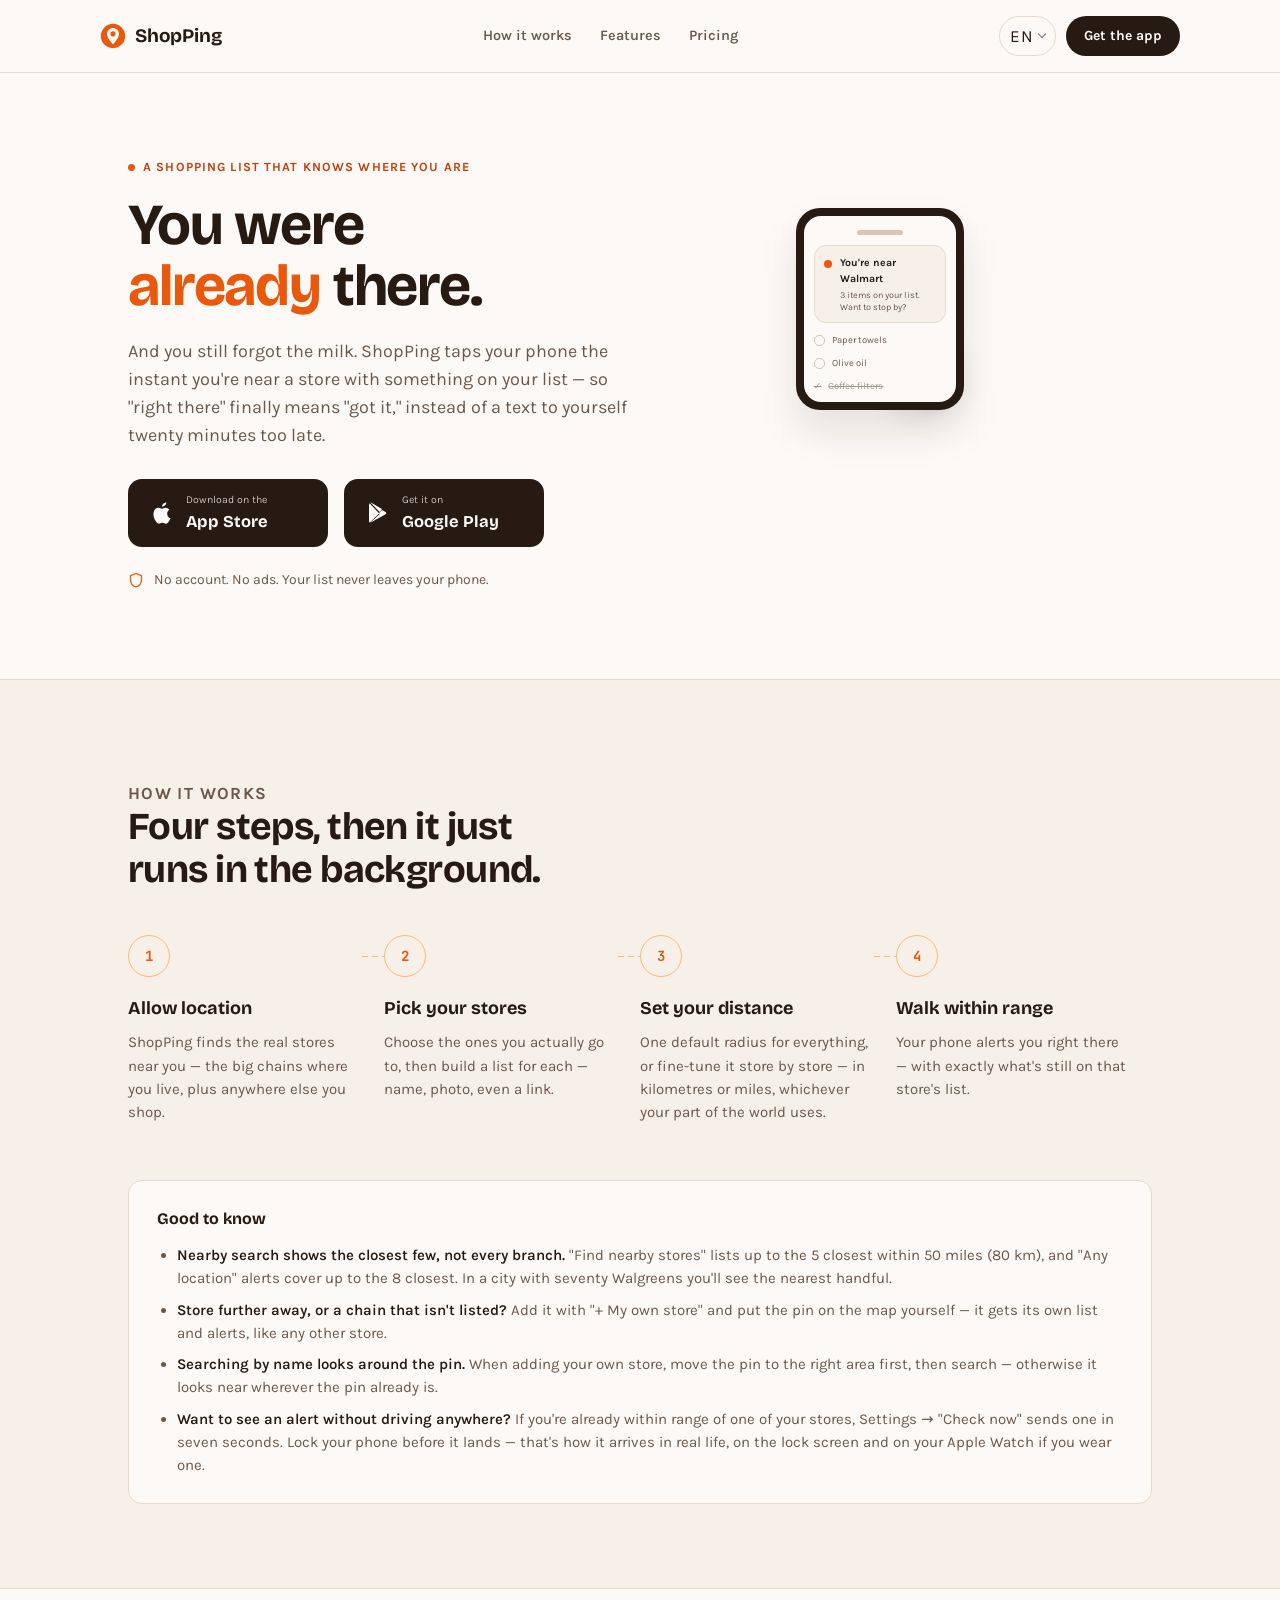
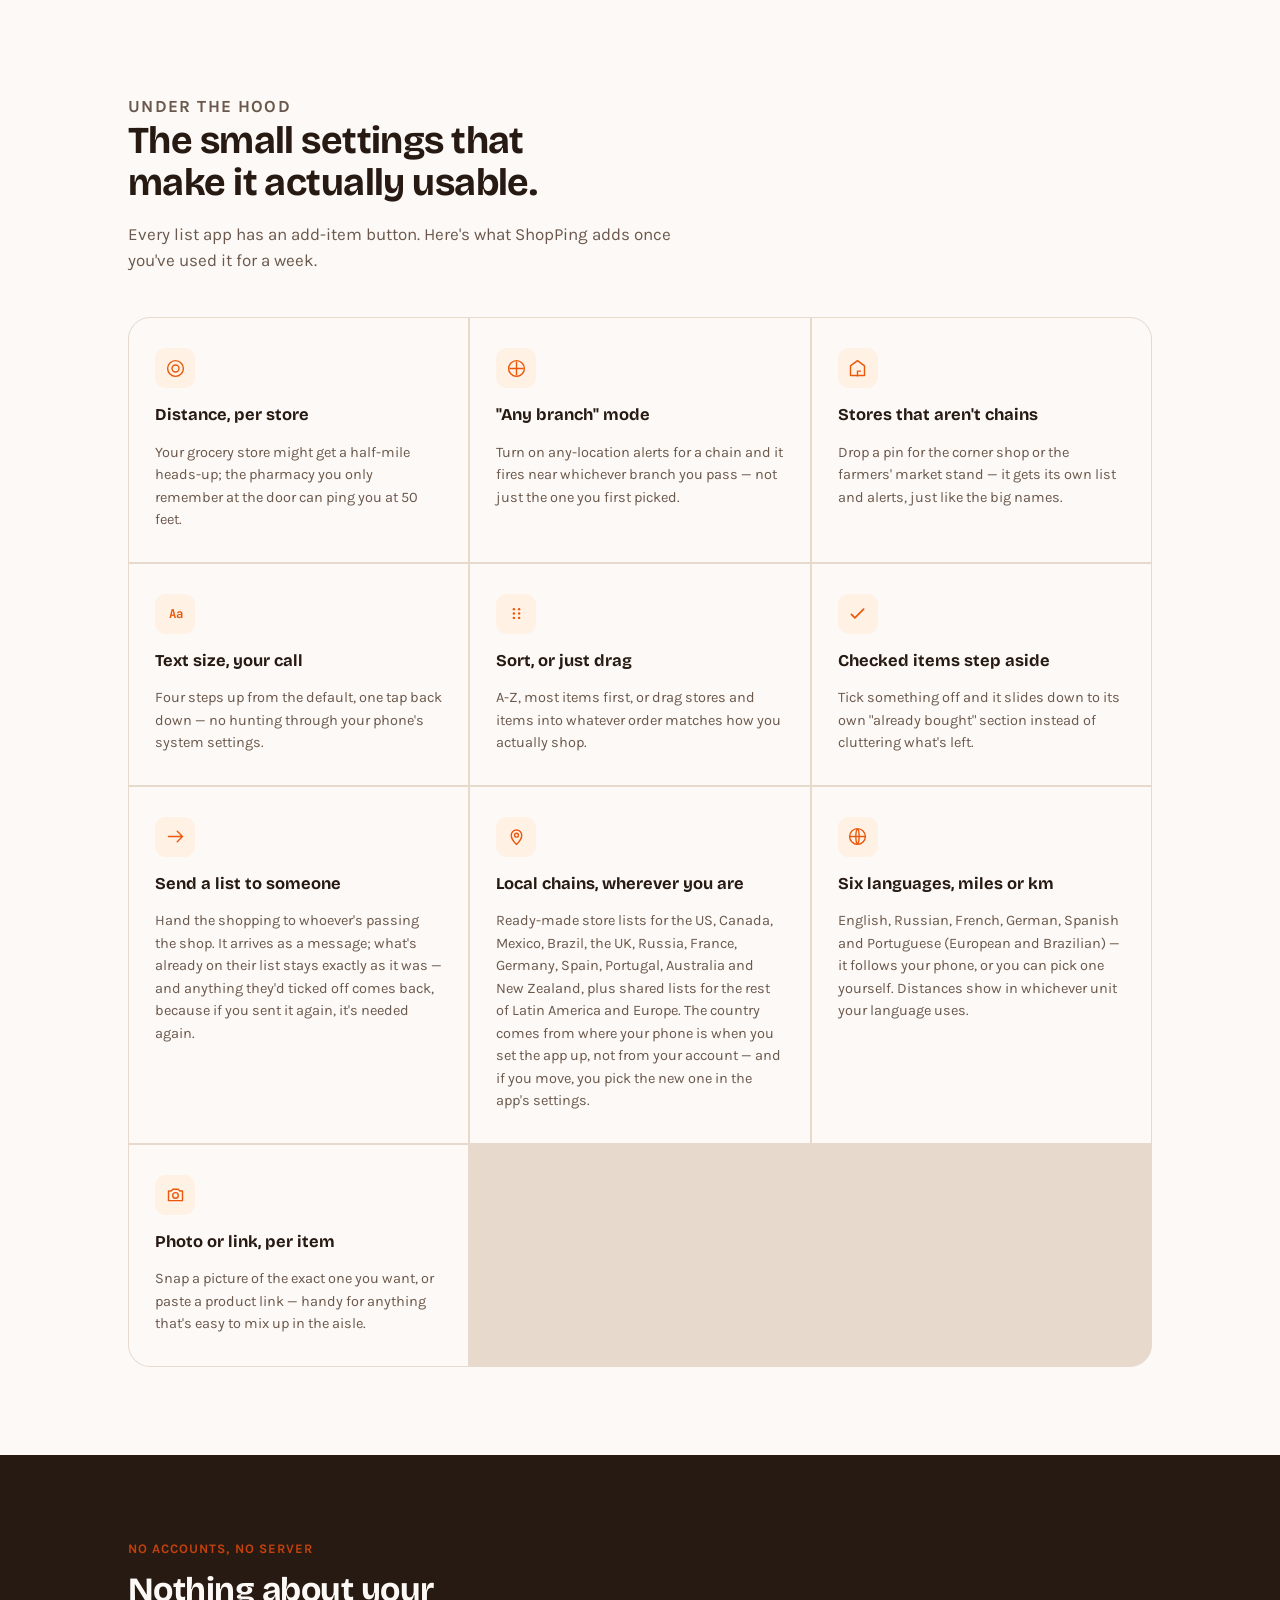
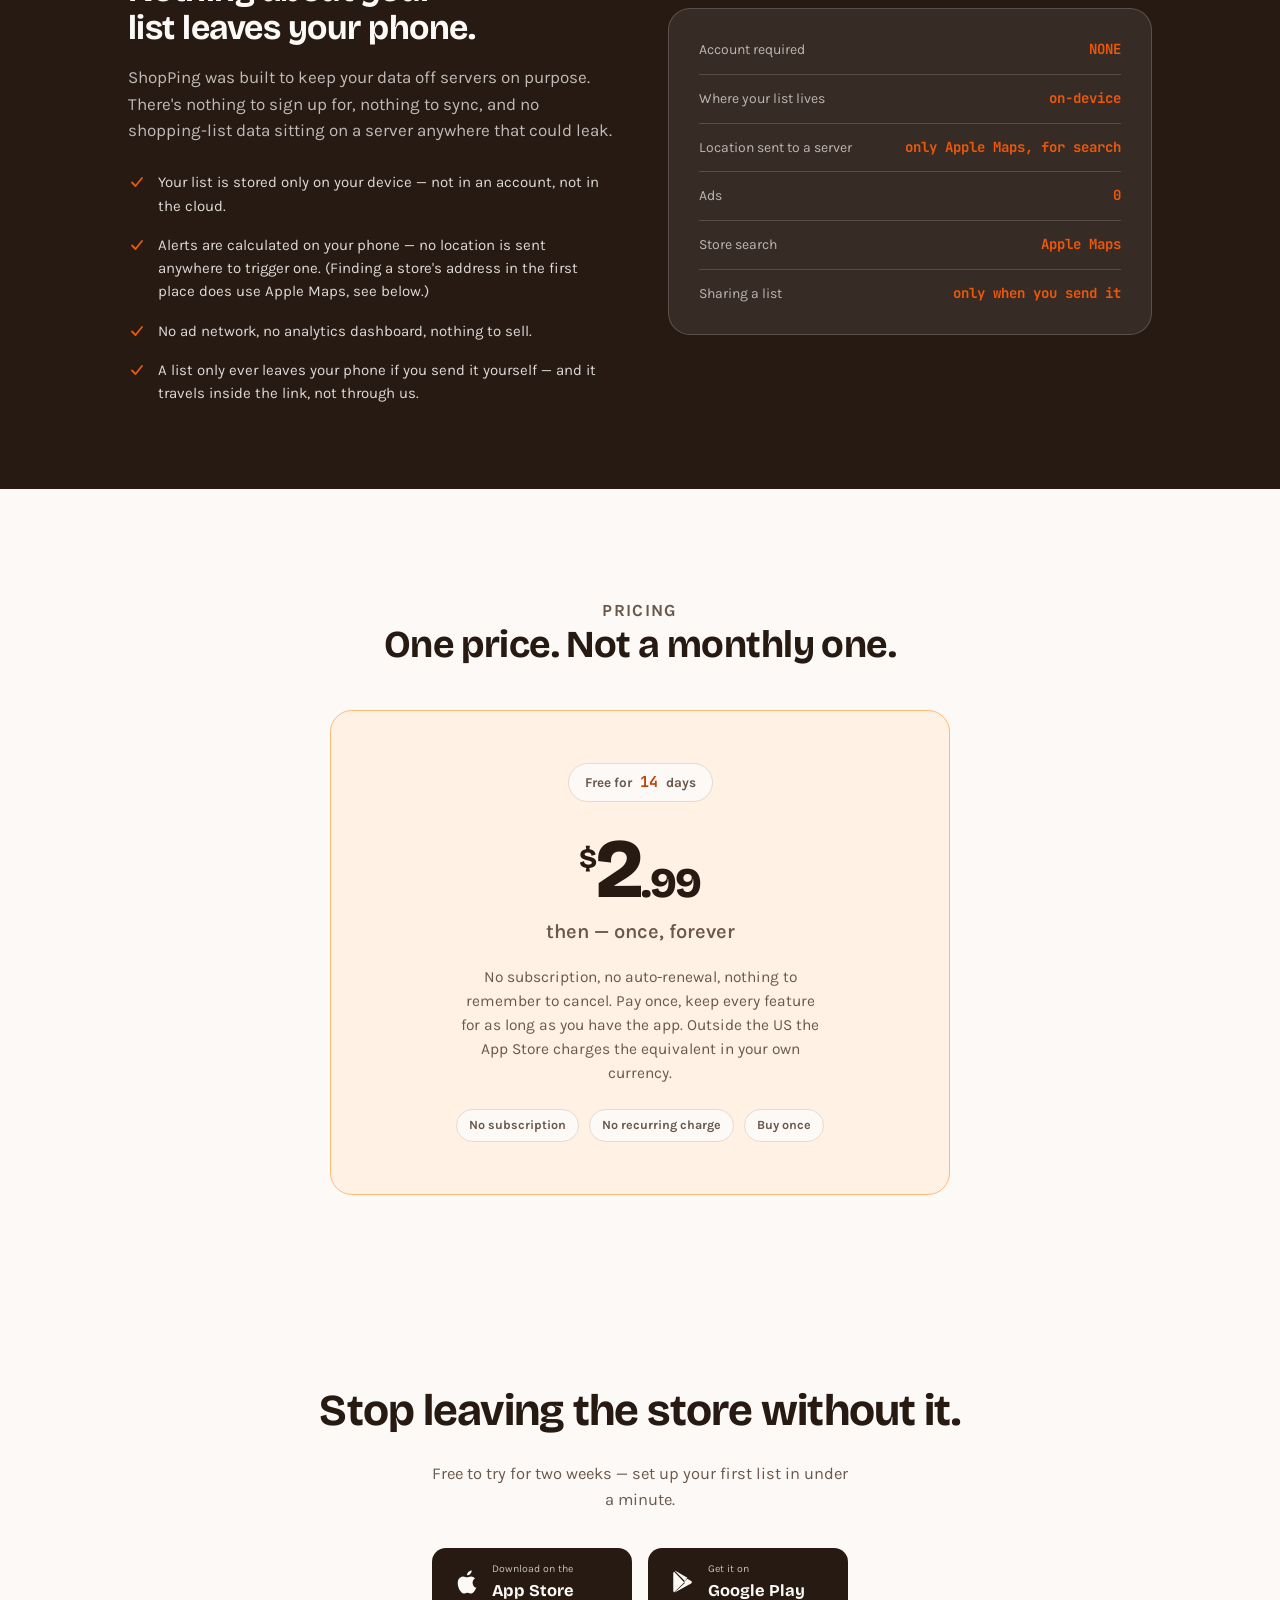
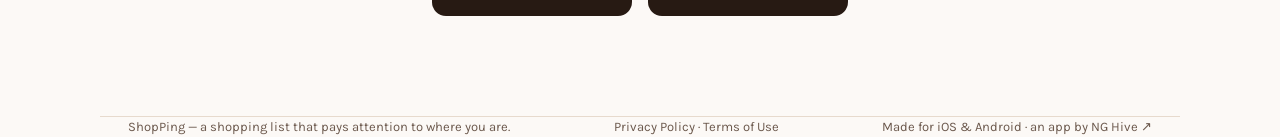
<file: index.html>
<!DOCTYPE html>
<html lang="en" data-home>
<head>
<meta charset="utf-8">
<meta name="viewport" content="width=device-width, initial-scale=1">
<title>ShopPing</title>
<meta name="description" content="ShopPing — a shopping-list app that alerts you when you're near a store with items still on the list. Free for 14 days, then $2.99 once, forever.">
<link rel="preconnect" href="https://fonts.gstatic.com" crossorigin>
<link rel="stylesheet" href="https://fonts.googleapis.com/css2?family=Bricolage+Grotesque:opsz,wght@12..96,400..800&family=Karla:ital,wght@0,400;0,500;0,600;0,700;1,400&family=JetBrains+Mono:wght@500;700&display=swap">
<style>
  :root {
    --paper: #fcf9f6;
    --paper-tint: #f7f0e9;
    --ink: #271a13;
    --ink-soft: #6b584c;
    --coral: #ea580c;
    --coral-strong: #c2410c;
    --coral-tint: #fdba74;
    --coral-wash: #fff1e4;
    --blue: #2563eb;
    --blue-tint: #dbeafe;
    --sand: #e7dacd;
    --sand-strong: #d8c6b3;
    --green: #16a34a;
    --shadow: rgba(39, 26, 19, 0.10);
    --radius-lg: 22px;
    --radius-md: 14px;
    color-scheme: light;
  }

  @media (prefers-color-scheme: dark) {
    :root:not([data-theme="light"]) {
      --paper: #1c130e;
      --paper-tint: #241a13;
      --ink: #f4ece3;
      --ink-soft: #c3ab98;
      --coral: #fb923c;
      --coral-strong: #fdba74;
      --coral-tint: #c2410c;
      --coral-wash: #2e1c10;
      --blue: #7fa8ff;
      --blue-tint: #16233d;
      --sand: #3a2c21;
      --sand-strong: #4a392c;
      --green: #4ade80;
      --shadow: rgba(0, 0, 0, 0.35);
      color-scheme: dark;
    }
  }

  :root[data-theme="dark"] {
    --paper: #1c130e;
    --paper-tint: #241a13;
    --ink: #f4ece3;
    --ink-soft: #c3ab98;
    --coral: #fb923c;
    --coral-strong: #fdba74;
    --coral-tint: #c2410c;
    --coral-wash: #2e1c10;
    --blue: #7fa8ff;
    --blue-tint: #16233d;
    --sand: #3a2c21;
    --sand-strong: #4a392c;
    --green: #4ade80;
    --shadow: rgba(0, 0, 0, 0.35);
    color-scheme: dark;
  }

  * { box-sizing: border-box; }

  html { background: var(--paper); }

  body {
    margin: 0;
    background: var(--paper);
    color: var(--ink);
    font-family: "Karla", ui-sans-serif, system-ui, sans-serif;
    font-size: 17px;
    line-height: 1.55;
    -webkit-font-smoothing: antialiased;
  }

  img { max-width: 100%; }

  .wrap { max-width: 1080px; margin: 0 auto; padding: 0 28px; }

  h1, h2, h3 {
    font-family: "Bricolage Grotesque", ui-sans-serif, system-ui, sans-serif;
    font-weight: 700;
    text-wrap: balance;
    margin: 0;
    color: var(--ink);
  }

  .mono {
    font-family: "JetBrains Mono", ui-monospace, monospace;
    font-variant-numeric: tabular-nums;
  }

  a { color: inherit; }

  section { position: relative; }

  /* ---------- top bar ---------- */

  .topbar {
    position: sticky;
    top: 0;
    z-index: 20;
    background: color-mix(in srgb, var(--paper) 88%, transparent);
    backdrop-filter: blur(10px);
    border-bottom: 1px solid var(--sand);
  }

  .topbar-inner {
    display: flex;
    align-items: center;
    justify-content: space-between;
    padding: 16px 0;
  }

  .logo {
    display: flex;
    align-items: center;
    gap: 9px;
    font-family: "Bricolage Grotesque", sans-serif;
    font-weight: 700;
    font-size: 19px;
    letter-spacing: -0.01em;
  }

  .logo-mark {
    width: 26px;
    height: 26px;
    flex: none;
  }

  .topnav {
    display: flex;
    gap: 28px;
    font-size: 14.5px;
    font-weight: 600;
    color: var(--ink-soft);
  }

  .topnav a { text-decoration: none; }
  .topnav a:hover { color: var(--coral); }

  .topbar-end { display: flex; align-items: center; gap: 10px; }

  .nav-cta {
    background: var(--ink);
    color: var(--paper);
    padding: 9px 18px;
    border-radius: 999px;
    font-weight: 700;
    font-size: 14px;
    text-decoration: none;
    white-space: nowrap;
  }

  @media (max-width: 720px) {
    .topnav { display: none; }
  }

  /* ---------- hero ---------- */

  .hero {
    padding: 72px 0 88px;
    overflow: hidden;
  }

  .hero-grid {
    display: grid;
    grid-template-columns: 1.05fr 0.95fr;
    gap: 56px;
    align-items: center;
  }

  @media (max-width: 860px) {
    .hero-grid { grid-template-columns: 1fr; }
    .hero { padding: 44px 0 56px; }
  }

  .kicker {
    display: inline-flex;
    align-items: center;
    gap: 8px;
    font-size: 12.5px;
    font-weight: 700;
    letter-spacing: 0.09em;
    text-transform: uppercase;
    color: var(--coral-strong);
    margin-bottom: 18px;
  }

  .kicker::before {
    content: "";
    width: 7px;
    height: 7px;
    border-radius: 50%;
    background: var(--coral);
  }

  .hero h1 {
    font-size: clamp(38px, 5.4vw, 58px);
    line-height: 1.04;
    letter-spacing: -0.02em;
  }

  .hero h1 em {
    font-style: normal;
    color: var(--coral);
  }

  .hero-sub {
    margin: 22px 0 0;
    max-width: 46ch;
    font-size: 18px;
    color: var(--ink-soft);
  }

  .hero-trust {
    display: flex;
    align-items: center;
    gap: 10px;
    margin-top: 30px;
    font-size: 14px;
    color: var(--ink-soft);
  }

  .hero-trust svg { flex: none; }

  /* ---------- radar / phone scene ---------- */

  .scene {
    position: relative;
    aspect-ratio: 1 / 1;
    max-width: 440px;
    margin: 0 auto;
    display: grid;
    place-items: center;
  }

  .ring {
    position: absolute;
    border-radius: 50%;
    border: 1.5px solid var(--coral-tint);
    opacity: 0.55;
  }
  .ring.r1 { width: 40%; height: 40%; }
  .ring.r2 { width: 66%; height: 66%; }
  .ring.r3 { width: 92%; height: 92%; }

  @media (prefers-reduced-motion: no-preference) {
    .ring.pulse {
      animation: pulse-out 2.6s cubic-bezier(.2,.7,.3,1) 0.4s 1 both;
    }
    @keyframes pulse-out {
      0%   { transform: scale(0.55); opacity: 0; }
      18%  { opacity: 0.7; }
      100% { transform: scale(1); opacity: 0.55; }
    }
  }

  .store-dot {
    position: absolute;
    width: 34px;
    height: 34px;
    border-radius: 50%;
    background: var(--paper);
    border: 1.5px solid var(--sand-strong);
    display: grid;
    place-items: center;
    font-size: 15px;
    box-shadow: 0 6px 16px var(--shadow);
  }
  .store-dot.d1 { top: 6%; left: 14%; }
  .store-dot.d2 { bottom: 10%; left: 4%; }
  .store-dot.d3 { top: 2%; right: 10%; }
  .store-dot.d4 { bottom: 2%; right: 16%; }

  .pin {
    position: relative;
    z-index: 2;
    width: 74px;
    height: 74px;
    filter: drop-shadow(0 10px 18px var(--shadow));
  }

  .phone {
    position: absolute;
    z-index: 3;
    right: -6%;
    bottom: -6%;
    width: 168px;
    background: var(--ink);
    border-radius: 24px;
    padding: 8px;
    box-shadow: 0 22px 40px var(--shadow);
  }

  .phone-screen {
    background: var(--paper);
    border-radius: 17px;
    overflow: hidden;
    padding-top: 14px;
  }

  .phone-notch {
    width: 46px;
    height: 5px;
    border-radius: 3px;
    background: var(--sand-strong);
    margin: 0 auto 10px;
  }

  .phone-card {
    margin: 0 10px 10px;
    background: var(--paper-tint);
    border: 1px solid var(--sand);
    border-radius: 12px;
    padding: 9px;
    display: flex;
    gap: 8px;
    align-items: flex-start;
  }

  .phone-card .dot {
    width: 8px; height: 8px; border-radius: 50%;
    background: var(--coral); margin-top: 5px; flex: none;
  }

  .phone-card b { font-size: 10.5px; display: block; }
  .phone-card span { font-size: 9px; color: var(--ink-soft); display: block; margin-top: 2px; line-height: 1.35; }

  .phone-list-row {
    margin: 0 10px 8px;
    display: flex;
    align-items: center;
    gap: 7px;
    font-size: 9.5px;
    color: var(--ink-soft);
  }
  .phone-list-row .box {
    width: 11px; height: 11px; border-radius: 5px;
    border: 1.4px solid var(--sand-strong); flex: none;
  }
  .phone-list-row.done .box { background: transparent; border: none; color: var(--green); font-weight: 700; width: auto; }
  .phone-list-row.done span { text-decoration: line-through; opacity: 0.6; }

  /* ---------- sections shared ---------- */

  .eyebrow {
    font-size: 13px;
    font-weight: 700;
    letter-spacing: 0.08em;
    text-transform: uppercase;
    color: var(--coral-strong);
    margin: 0 0 12px;
  }

  .section-head {
    max-width: 56ch;
    margin-bottom: 44px;
  }

  .section-head h2 {
    font-size: clamp(28px, 3.6vw, 38px);
    letter-spacing: -0.015em;
    line-height: 1.12;
  }

  .section-head p {
    margin: 16px 0 0;
    color: var(--ink-soft);
    font-size: 17px;
  }

  /* ---------- how it works ---------- */

  .steps {
    padding: 84px 0;
    background: var(--paper-tint);
    border-top: 1px solid var(--sand);
    border-bottom: 1px solid var(--sand);
  }

  .step-list {
    display: grid;
    grid-template-columns: repeat(4, 1fr);
    gap: 0;
    counter-reset: step;
  }

  @media (max-width: 900px) {
    .step-list { grid-template-columns: 1fr 1fr; row-gap: 40px; }
  }
  @media (max-width: 560px) {
    .step-list { grid-template-columns: 1fr; }
  }

  .step {
    position: relative;
    padding: 0 22px 0 0;
    counter-increment: step;
  }

  .step:not(:last-child)::after {
    content: "";
    position: absolute;
    top: 21px;
    right: 0;
    width: 22px;
    height: 1px;
    background: repeating-linear-gradient(90deg, var(--coral-tint) 0 6px, transparent 6px 10px);
  }
  @media (max-width: 900px) {
    .step:not(:last-child)::after { display: none; }
  }

  .step-num {
    font-family: "JetBrains Mono", monospace;
    font-weight: 700;
    font-size: 14px;
    color: var(--coral);
    width: 42px;
    height: 42px;
    border: 1.5px solid var(--coral-tint);
    border-radius: 50%;
    display: grid;
    place-items: center;
    margin-bottom: 18px;
  }
  .step-num::before { content: counter(step); }

  .step h3 {
    font-size: 18px;
    margin-bottom: 8px;
  }

  .step p {
    margin: 0;
    font-size: 15px;
    color: var(--ink-soft);
    max-width: 30ch;
  }

  /* The practical small print under the steps — the questions testers
     actually asked, answered before anyone has to ask them. */
  .good-to-know {
    margin-top: 56px;
    padding: 26px 28px;
    border: 1px solid var(--sand);
    border-radius: var(--radius-md);
    background: var(--paper);
  }
  .good-to-know h3 {
    font-size: 16px;
    margin: 0 0 12px;
  }
  .good-to-know ul {
    margin: 0;
    padding-left: 20px;
    display: grid;
    gap: 8px;
  }
  .good-to-know li {
    font-size: 15px;
    color: var(--ink-soft);
  }
  .good-to-know b { color: var(--ink); font-weight: 600; }

  /* ---------- features ---------- */

  .features { padding: 88px 0; }

  .feature-grid {
    display: grid;
    grid-template-columns: repeat(3, 1fr);
    gap: 2px;
    background: var(--sand);
    border: 1px solid var(--sand);
    border-radius: var(--radius-lg);
    overflow: hidden;
  }

  @media (max-width: 860px) {
    .feature-grid { grid-template-columns: repeat(2, 1fr); }
    /* Nine cards over two columns leaves one on its own — let it take the
       whole row rather than sit beside an empty cell. */
    .feature:last-child { grid-column: 1 / -1; }
  }
  @media (max-width: 560px) {
    .feature-grid { grid-template-columns: 1fr; }
  }

  .feature {
    background: var(--paper);
    padding: 30px 26px;
    display: flex;
    flex-direction: column;
    gap: 14px;
  }

  .feature-icon {
    width: 40px;
    height: 40px;
    border-radius: 11px;
    background: var(--coral-wash);
    display: grid;
    place-items: center;
  }
  .feature-icon svg { width: 21px; height: 21px; }

  .feature h3 { font-size: 16.5px; }
  .feature p { margin: 0; font-size: 14.5px; color: var(--ink-soft); }

  /* ---------- privacy ---------- */

  .privacy {
    padding: 84px 0;
    background: var(--ink);
    color: var(--paper);
  }
  @media (prefers-color-scheme: dark) {
    :root:not([data-theme="light"]) .privacy { background: var(--paper-tint); }
  }
  :root[data-theme="dark"] .privacy { background: var(--paper-tint); }

  .privacy-grid {
    display: grid;
    grid-template-columns: 1fr 1fr;
    gap: 56px;
    align-items: center;
  }
  @media (max-width: 800px) {
    .privacy-grid { grid-template-columns: 1fr; gap: 32px; }
  }

  .privacy h2 {
    color: var(--paper);
    font-size: clamp(26px, 3.4vw, 34px);
    letter-spacing: -0.015em;
    line-height: 1.14;
  }
  :root[data-theme="dark"] .privacy h2 { color: var(--ink); }
  @media (prefers-color-scheme: dark) {
    :root:not([data-theme="light"]) .privacy h2 { color: var(--ink); }
  }

  .privacy p.lead {
    color: color-mix(in srgb, var(--paper) 72%, transparent);
    font-size: 17px;
    margin: 16px 0 0;
  }
  :root[data-theme="dark"] .privacy p.lead { color: var(--ink-soft); }
  @media (prefers-color-scheme: dark) {
    :root:not([data-theme="light"]) .privacy p.lead { color: var(--ink-soft); }
  }

  .privacy-list { list-style: none; margin: 28px 0 0; padding: 0; display: grid; gap: 16px; }
  .privacy-list li {
    display: flex; gap: 12px; align-items: flex-start;
    color: color-mix(in srgb, var(--paper) 86%, transparent);
    font-size: 15px;
  }
  :root[data-theme="dark"] .privacy-list li { color: var(--ink); }
  @media (prefers-color-scheme: dark) {
    :root:not([data-theme="light"]) .privacy-list li { color: var(--ink); }
  }
  .privacy-list svg { flex: none; margin-top: 2px; }

  .privacy-panel {
    background: color-mix(in srgb, var(--paper) 8%, transparent);
    border: 1px solid color-mix(in srgb, var(--paper) 18%, transparent);
    border-radius: var(--radius-lg);
    padding: 30px;
  }
  :root[data-theme="dark"] .privacy-panel {
    background: var(--paper);
    border-color: var(--sand);
  }
  @media (prefers-color-scheme: dark) {
    :root:not([data-theme="light"]) .privacy-panel {
      background: var(--paper);
      border-color: var(--sand);
    }
  }

  .privacy-row {
    display: flex;
    justify-content: space-between;
    align-items: baseline;
    padding: 13px 0;
    border-bottom: 1px solid color-mix(in srgb, var(--paper) 16%, transparent);
    color: var(--paper);
  }
  :root[data-theme="dark"] .privacy-row { color: var(--ink); border-color: var(--sand); }
  @media (prefers-color-scheme: dark) {
    :root:not([data-theme="light"]) .privacy-row { color: var(--ink); border-color: var(--sand); }
  }
  .privacy-row:last-child { border-bottom: none; padding-bottom: 0; }
  .privacy-row:first-child { padding-top: 0; }
  .privacy-row .label { font-size: 14px; color: color-mix(in srgb, var(--paper) 68%, transparent); }
  :root[data-theme="dark"] .privacy-row .label { color: var(--ink-soft); }
  @media (prefers-color-scheme: dark) {
    :root:not([data-theme="light"]) .privacy-row .label { color: var(--ink-soft); }
  }
  .privacy-row .val { font-family: "JetBrains Mono", monospace; font-weight: 700; font-size: 14px; color: var(--coral); }

  /* ---------- pricing ---------- */

  .pricing { padding: 92px 0; }

  .price-card {
    max-width: 620px;
    margin: 0 auto;
    text-align: center;
    background: var(--coral-wash);
    border: 1px solid var(--coral-tint);
    border-radius: var(--radius-lg);
    padding: 52px 40px;
  }

  .price-days {
    display: inline-flex;
    align-items: baseline;
    gap: 8px;
    background: var(--paper);
    border: 1px solid var(--sand);
    border-radius: 999px;
    padding: 7px 16px;
    font-size: 13.5px;
    font-weight: 700;
    color: var(--ink-soft);
    margin-bottom: 26px;
  }
  .price-days .mono { color: var(--coral-strong); font-size: 15px; }

  .price-amount {
    font-family: "Bricolage Grotesque", sans-serif;
    font-weight: 800;
    font-size: clamp(56px, 9vw, 84px);
    line-height: 1;
    letter-spacing: -0.02em;
    color: var(--ink);
  }
  .price-amount sup { font-size: 0.34em; top: -0.6em; }
  .price-amount .cents { font-size: 0.5em; }
  .price-amount .then { font-family: "Karla", sans-serif; font-weight: 600; font-size: 0.24em; color: var(--ink-soft); display: block; margin-top: 10px; letter-spacing: 0; }

  .price-note {
    margin: 22px auto 0;
    max-width: 40ch;
    color: var(--ink-soft);
    font-size: 15.5px;
  }

  .price-tags {
    display: flex;
    justify-content: center;
    gap: 10px;
    margin-top: 24px;
    flex-wrap: wrap;
  }
  .price-tag {
    font-size: 12.5px;
    font-weight: 700;
    padding: 6px 12px;
    border-radius: 999px;
    background: var(--paper);
    border: 1px solid var(--sand);
    color: var(--ink-soft);
  }

  /* ---------- download ---------- */

  .download {
    padding: 90px 0 100px;
    text-align: center;
  }

  .download h2 {
    font-size: clamp(30px, 4vw, 44px);
    letter-spacing: -0.02em;
  }

  .download p {
    color: var(--ink-soft);
    max-width: 42ch;
    margin: 16px auto 0;
    font-size: 16.5px;
  }

  .store-buttons {
    display: flex;
    justify-content: center;
    gap: 16px;
    margin-top: 36px;
    flex-wrap: wrap;
  }

  .store-btn {
    display: flex;
    align-items: center;
    gap: 12px;
    background: var(--ink);
    color: var(--paper);
    text-decoration: none;
    padding: 13px 22px;
    border-radius: 14px;
    min-width: 200px;
    text-align: left;
  }
  .store-btn svg { flex: none; }
  .store-btn .kv { display: flex; flex-direction: column; }
  .store-btn .kv .small { font-size: 10.5px; opacity: 0.75; }
  .store-btn .kv .big { font-size: 16.5px; font-weight: 700; font-family: "Bricolage Grotesque", sans-serif; }

  .store-btn.disabled {
    background: transparent;
    border: 1.5px dashed var(--sand-strong);
    color: var(--ink-soft);
    cursor: default;
  }
  .store-btn.disabled svg { opacity: 0.5; }

  .hero-stores {
    justify-content: flex-start;
    margin-top: 30px;
  }

  .hero-stores + .hero-trust { margin-top: 22px; }

  .download-note {
    margin-top: 18px;
    font-size: 13px;
    color: var(--ink-soft);
  }

  footer {
    border-top: 1px solid var(--sand);
    padding: 26px 0;
    display: flex;
    justify-content: space-between;
    align-items: center;
    font-size: 13px;
    color: var(--ink-soft);
    flex-wrap: wrap;
    gap: 10px 24px;
  }

  .footer-legal a { color: inherit; text-decoration: none; }
  .footer-legal a:hover { color: var(--coral); }
</style>

<link rel="canonical" href="https://shopping.nghive.app/">
<meta property="og:url" content="https://shopping.nghive.app/">
<meta property="og:title" content="ShopPing">
<meta property="og:description" content="ShopPing — a shopping-list app that alerts you when you're near a store with items still on the list. Free for 14 days, then $2.99 once, forever.">
<meta property="og:image" content="https://nghive.app/assets/header.jpg">
<meta property="og:site_name" content="NG Hive">
<meta property="og:type" content="website">
<meta name="twitter:card" content="summary_large_image">
<script type="application/ld+json">{"@context": "https://schema.org", "@type": "SoftwareApplication", "name": "ShopPing Nearby", "alternateName": "ShopPing", "operatingSystem": "iOS", "applicationCategory": "LifestyleApplication", "url": "https://shopping.nghive.app/", "downloadUrl": "https://apps.apple.com/us/app/shopping-nearby/id6802057059", "image": "https://nghive.app/assets/header.jpg", "description": "A shopping list that reminds you when you are near a store that still has items on the list.", "offers": {"@type": "Offer", "price": "2.99", "priceCurrency": "USD", "description": "14-day free trial, then a one-time purchase"}, "publisher": {"@type": "Organization", "name": "NG Hive", "url": "https://nghive.app/"}}</script>
<link rel="alternate" hreflang="en" href="https://shopping.nghive.app/">
<link rel="alternate" hreflang="es" href="https://shopping.nghive.app/es/">
<link rel="alternate" hreflang="de" href="https://shopping.nghive.app/de/">
<link rel="alternate" hreflang="fr" href="https://shopping.nghive.app/fr/">
<link rel="alternate" hreflang="ru" href="https://shopping.nghive.app/ru/">
<link rel="alternate" hreflang="pt" href="https://shopping.nghive.app/pt/">
<link rel="alternate" hreflang="x-default" href="https://shopping.nghive.app/">
<style>
  /* language picker */
  .lang-pick { position: relative; flex: none; }
  .lang-pick summary {
    list-style: none; cursor: pointer; user-select: none;
    display: inline-flex; align-items: center; gap: 5px;
    padding: 6px 10px; border: 1px solid var(--sand); border-radius: 999px;
    font: 700 12px/1.2 inherit; letter-spacing: .06em; color: var(--ink);
  }
  .lang-pick summary::-webkit-details-marker { display: none; }
  .lang-pick summary::after { content: ""; width: 5px; height: 5px; border: solid currentColor; border-width: 0 1.5px 1.5px 0; transform: translateY(-2px) rotate(45deg); opacity: .6; }
  .lang-pick summary:hover, .lang-pick[open] summary { border-color: var(--coral); }
  .lang-pick ul {
    position: absolute; right: 0; top: calc(100% + 8px); z-index: 60;
    margin: 0; padding: 6px; list-style: none; min-width: 150px;
    background: var(--paper); border: 1px solid var(--sand); border-radius: 12px;
    box-shadow: 0 14px 34px rgba(0, 0, 0, .16);
  }
  .lang-pick li { margin: 0; }
  .lang-pick a {
    display: block; padding: 7px 12px; border-radius: calc(12px - 4px);
    color: var(--ink); text-decoration: none; border: 0; font-weight: 500; font-size: 14.5px; letter-spacing: 0; text-transform: none;
  }
  .lang-pick a:hover { background: color-mix(in srgb, var(--coral) 12%, transparent); }
  .lang-pick a[aria-current] { color: var(--coral); font-weight: 700; }
</style>
<script src="lang.js" defer></script>
</head>
<body>

<header class="topbar">
  <div class="wrap topbar-inner">
    <div class="logo">
      <svg class="logo-mark" viewBox="0 0 32 32" fill="none">
        <circle cx="16" cy="16" r="15" fill="var(--coral)"/>
        <path d="M16 6c-4.1 0-7.4 3.3-7.4 7.4 0 5.6 7.4 12.6 7.4 12.6s7.4-7 7.4-12.6C23.4 9.3 20.1 6 16 6z" fill="var(--paper)"/>
        <circle cx="16" cy="13.4" r="3.1" fill="var(--coral)"/>
      </svg>
      ShopPing
    </div>
    <nav class="topnav">
      <a href="#how">How it works</a>
      <a href="#features">Features</a>
      <a href="#pricing">Pricing</a>
    </nav>
    <div class="topbar-end">
      <details class="lang-pick">
        <summary aria-label="Language">EN</summary>
        <ul>
          <li><a href="./" lang="en" hreflang="en" aria-current="page">English</a></li>
          <li><a href="es/" lang="es" hreflang="es">Español</a></li>
          <li><a href="de/" lang="de" hreflang="de">Deutsch</a></li>
          <li><a href="fr/" lang="fr" hreflang="fr">Français</a></li>
          <li><a href="ru/" lang="ru" hreflang="ru">Русский</a></li>
          <li><a href="pt/" lang="pt" hreflang="pt">Português</a></li>
        </ul>
      </details>
      <a class="nav-cta" href="#download">Get the app</a>
    </div>
  </div>
</header>

<section class="hero">
  <div class="wrap hero-grid">
    <div>
      <p class="kicker">A shopping list that knows where you are</p>
      <h1>You were <em>already</em> there.</h1>
      <p class="hero-sub">
        And you still forgot the milk. ShopPing taps your phone the instant you're
        near a store with something on your list — so "right there" finally means
        "got it," instead of a text to yourself twenty minutes too late.
      </p>
      <div class="store-buttons hero-stores">
        <a class="store-btn" href="https://apps.apple.com/app/id6802057059" target="_blank" rel="noopener">
          <svg width="24" height="24" viewBox="0 0 24 24" fill="currentColor" aria-hidden="true"><path d="M16.365 1.43c0 1.14-.463 2.096-1.184 2.883-.796.83-2.083 1.474-3.13 1.474-.11-1.11.464-2.223 1.183-2.94.796-.83 2.148-1.443 3.131-1.417zM20.62 17.104c-.472 1.09-.694 1.577-1.297 2.548-.842 1.35-2.03 3.036-3.501 3.05-1.303.014-1.64-.85-3.41-.84-1.77.01-2.14.855-3.443.841-1.472-.014-2.596-1.53-3.438-2.878-2.36-3.78-2.607-8.22-1.15-10.582.958-1.535 2.518-2.432 3.987-2.432 1.494 0 2.435.85 3.673.85 1.203 0 1.933-.85 3.674-.85 1.32 0 2.717.72 3.717 1.964-3.27 1.79-2.74 6.463.188 8.329z"/></svg>
          <span class="kv"><span class="small">Download on the</span><span class="big">App Store</span></span>
        </a>
        <a class="store-btn" href="https://play.google.com/store/apps/details?id=app.nghive.shopping" target="_blank" rel="noopener">
          <svg width="24" height="24" viewBox="0 0 24 24" fill="currentColor" aria-hidden="true"><path d="M3.6 2.6c-.4.4-.6.9-.6 1.5v15.8c0 .6.2 1.1.6 1.5l.2.1L13 12.4v-.2L3.8 2.5l-.2.1zM16 15.3l-3-3v-.2l3-3 3.5 2c1 .6 1 1.6 0 2.2l-3.5 2zM4.4 21.5 13.7 13l2.3 2.3-10.8 6c-.3.2-.7.3-1 .2l.2 0zM13.7 11l-9.3-9.4c.3-.1.6 0 .9.2L16 8l-2.3 3z"/></svg>
          <span class="kv"><span class="small">Get it on</span><span class="big">Google Play</span></span>
        </a>
      </div>
      <div class="hero-trust">
        <svg width="16" height="16" viewBox="0 0 16 16" fill="none"><path d="M8 1.5 2.5 3.6v3.8c0 3.6 2.3 6.6 5.5 7.6 3.2-1 5.5-4 5.5-7.6V3.6L8 1.5z" stroke="var(--coral)" stroke-width="1.3"/></svg>
        No account. No ads. Your list never leaves your phone.
      </div>
    </div>
    <div class="scene">
      <div class="ring r3 pulse"></div>
      <div class="ring r2"></div>
      <div class="ring r1"></div>
      <div class="store-dot d1">🛒</div>
      <div class="store-dot d2">🎯</div>
      <div class="store-dot d3">💊</div>
      <div class="store-dot d4">📦</div>
      <svg class="pin" viewBox="0 0 74 74" fill="none">
        <circle cx="37" cy="37" r="37" fill="var(--coral)"/>
        <path d="M37 16c-8.3 0-15 6.7-15 15 0 11.3 15 25 15 25s15-13.7 15-25c0-8.3-6.7-15-15-15z" fill="var(--paper)"/>
        <path d="M30 30.5h14l-1.6 9.2a1.8 1.8 0 0 1-1.8 1.5h-7.2a1.8 1.8 0 0 1-1.8-1.5L30 30.5z" stroke="var(--coral)" stroke-width="1.6" fill="none"/>
        <path d="M31 30.5v-1.8a3.6 3.6 0 0 1 7.2 0v1.8" stroke="var(--coral)" stroke-width="1.6"/>
      </svg>
      <div class="phone">
        <div class="phone-screen">
          <div class="phone-notch"></div>
          <div class="phone-card">
            <span class="dot"></span>
            <div>
              <b>You're near Walmart</b>
              <span>3 items on your list. Want to stop by?</span>
            </div>
          </div>
          <div class="phone-list-row"><span class="box"></span><span>Paper towels</span></div>
          <div class="phone-list-row"><span class="box"></span><span>Olive oil</span></div>
          <div class="phone-list-row done"><span>✓</span><span>Coffee filters</span></div>
        </div>
      </div>
    </div>
  </div>
</section>

<section class="steps" id="how">
  <div class="wrap">
    <div class="section-head">
      <p class="eyebrow">How it works</p>
      <h2>Four steps, then it just runs in the background.</h2>
    </div>
    <div class="step-list">
      <div class="step">
        <div class="step-num"></div>
        <h3>Allow location</h3>
        <p>ShopPing finds the real stores near you — the big chains where you live, plus anywhere else you shop.</p>
      </div>
      <div class="step">
        <div class="step-num"></div>
        <h3>Pick your stores</h3>
        <p>Choose the ones you actually go to, then build a list for each — name, photo, even a link.</p>
      </div>
      <div class="step">
        <div class="step-num"></div>
        <h3>Set your distance</h3>
        <p>One default radius for everything, or fine-tune it store by store — in kilometres or miles, whichever your part of the world uses.</p>
      </div>
      <div class="step">
        <div class="step-num"></div>
        <h3>Walk within range</h3>
        <p>Your phone alerts you right there — with exactly what's still on that store's list.</p>
      </div>
    </div>

    <div class="good-to-know">
      <h3>Good to know</h3>
      <ul>
        <li><b>Nearby search shows the closest few, not every branch.</b> "Find nearby stores" lists up to the 5 closest within 50 miles (80 km), and "Any location" alerts cover up to the 8 closest. In a city with seventy Walgreens you'll see the nearest handful.</li>
        <li><b>Store further away, or a chain that isn't listed?</b> Add it with "+ My own store" and put the pin on the map yourself — it gets its own list and alerts, like any other store.</li>
        <li><b>Searching by name looks around the pin.</b> When adding your own store, move the pin to the right area first, then search — otherwise it looks near wherever the pin already is.</li>
        <li><b>Want to see an alert without driving anywhere?</b> If you're already within range of one of your stores, Settings → "Check now" sends one in seven seconds. Lock your phone before it lands — that's how it arrives in real life, on the lock screen and on your Apple Watch if you wear one.</li>
      </ul>
    </div>
  </div>
</section>

<section class="features" id="features">
  <div class="wrap">
    <div class="section-head">
      <p class="eyebrow">Under the hood</p>
      <h2>The small settings that make it actually usable.</h2>
      <p>Every list app has an add-item button. Here's what ShopPing adds once you've used it for a week.</p>
    </div>
    <div class="feature-grid">
      <div class="feature">
        <div class="feature-icon"><svg viewBox="0 0 24 24" fill="none"><circle cx="12" cy="12" r="9" stroke="var(--coral)" stroke-width="1.6"/><circle cx="12" cy="12" r="4" stroke="var(--coral)" stroke-width="1.6"/></svg></div>
        <h3>Distance, per store</h3>
        <p>Your grocery store might get a half-mile heads-up; the pharmacy you only remember at the door can ping you at 50 feet.</p>
      </div>
      <div class="feature">
        <div class="feature-icon"><svg viewBox="0 0 24 24" fill="none"><path d="M12 4v16M4 12h16" stroke="var(--coral)" stroke-width="1.6"/><circle cx="12" cy="12" r="9" stroke="var(--coral)" stroke-width="1.6"/></svg></div>
        <h3>"Any branch" mode</h3>
        <p>Turn on any-location alerts for a chain and it fires near whichever branch you pass — not just the one you first picked.</p>
      </div>
      <div class="feature">
        <div class="feature-icon"><svg viewBox="0 0 24 24" fill="none"><path d="M12 3 4 9v11h16V9l-8-6z" stroke="var(--coral)" stroke-width="1.6" stroke-linejoin="round"/><path d="M12 21v-6h4" stroke="var(--coral)" stroke-width="1.6"/></svg></div>
        <h3>Stores that aren't chains</h3>
        <p>Drop a pin for the corner shop or the farmers' market stand — it gets its own list and alerts, just like the big names.</p>
      </div>
      <div class="feature">
        <div class="feature-icon"><svg viewBox="0 0 24 24" fill="none"><text x="4" y="17" font-family="JetBrains Mono" font-size="14" font-weight="700" fill="var(--coral)">Aa</text></svg></div>
        <h3>Text size, your call</h3>
        <p>Four steps up from the default, one tap back down — no hunting through your phone's system settings.</p>
      </div>
      <div class="feature">
        <div class="feature-icon"><svg viewBox="0 0 24 24" fill="none"><circle cx="9" cy="7" r="1.4" fill="var(--coral)"/><circle cx="9" cy="12" r="1.4" fill="var(--coral)"/><circle cx="9" cy="17" r="1.4" fill="var(--coral)"/><circle cx="15" cy="7" r="1.4" fill="var(--coral)"/><circle cx="15" cy="12" r="1.4" fill="var(--coral)"/><circle cx="15" cy="17" r="1.4" fill="var(--coral)"/></svg></div>
        <h3>Sort, or just drag</h3>
        <p>A-Z, most items first, or drag stores and items into whatever order matches how you actually shop.</p>
      </div>
      <div class="feature">
        <div class="feature-icon"><svg viewBox="0 0 24 24" fill="none"><path d="M5 13l4 4 10-10" stroke="var(--coral)" stroke-width="2" stroke-linecap="round" stroke-linejoin="round"/></svg></div>
        <h3>Checked items step aside</h3>
        <p>Tick something off and it slides down to its own "already bought" section instead of cluttering what's left.</p>
      </div>
      <div class="feature">
        <div class="feature-icon"><svg viewBox="0 0 24 24" fill="none"><path d="M4 12h16M14 6l6 6-6 6" stroke="var(--coral)" stroke-width="1.6" stroke-linecap="round" stroke-linejoin="round"/></svg></div>
        <h3>Send a list to someone</h3>
        <p>Hand the shopping to whoever's passing the shop. It arrives as a message; what's already on their list stays exactly as it was — and anything they'd ticked off comes back, because if you sent it again, it's needed again.</p>
      </div>
      <div class="feature">
        <div class="feature-icon"><svg viewBox="0 0 24 24" fill="none"><path d="M12 21s-6-5.6-6-10.5a6 6 0 0 1 12 0C18 15.4 12 21 12 21z" stroke="var(--coral)" stroke-width="1.6" stroke-linejoin="round"/><circle cx="12" cy="10.5" r="2.2" stroke="var(--coral)" stroke-width="1.6"/></svg></div>
        <h3>Local chains, wherever you are</h3>
        <p>Ready-made store lists for the US, Canada, Mexico, Brazil, the UK, Russia, France, Germany, Spain, Portugal, Australia and New Zealand, plus shared lists for the rest of Latin America and Europe. The country comes from where your phone is when you set the app up, not from your account — and if you move, you pick the new one in the app's settings.</p>
      </div>
      <div class="feature">
        <div class="feature-icon"><svg viewBox="0 0 24 24" fill="none"><circle cx="12" cy="12" r="9" stroke="var(--coral)" stroke-width="1.6"/><path d="M3 12h18M12 3c2.5 2.6 2.5 15.4 0 18M12 3c-2.5 2.6-2.5 15.4 0 18" stroke="var(--coral)" stroke-width="1.6"/></svg></div>
        <h3>Six languages, miles or km</h3>
        <p>English, Russian, French, German, Spanish and Portuguese (European and Brazilian) — it follows your phone, or you can pick one yourself. Distances show in whichever unit your language uses.</p>
      </div>
      <div class="feature">
        <div class="feature-icon"><svg viewBox="0 0 24 24" fill="none"><path d="M4 8h3l2-2h6l2 2h3v11H4V8z" stroke="var(--coral)" stroke-width="1.6" stroke-linejoin="round"/><circle cx="12" cy="13" r="3.2" stroke="var(--coral)" stroke-width="1.6"/></svg></div>
        <h3>Photo or link, per item</h3>
        <p>Snap a picture of the exact one you want, or paste a product link — handy for anything that's easy to mix up in the aisle.</p>
      </div>
    </div>
  </div>
</section>

<section class="privacy">
  <div class="wrap privacy-grid">
    <div>
      <p class="eyebrow">No accounts, no server</p>
      <h2>Nothing about your list leaves your phone.</h2>
      <p class="lead">
        ShopPing was built to keep your data off servers on purpose. There's nothing to
        sign up for, nothing to sync, and no shopping-list data sitting on a server
        anywhere that could leak.
      </p>
      <ul class="privacy-list">
        <li>
          <svg width="18" height="18" viewBox="0 0 18 18" fill="none"><path d="M4 9.5 7.5 13 14 5" stroke="var(--coral)" stroke-width="1.8" stroke-linecap="round" stroke-linejoin="round"/></svg>
          Your list is stored only on your device — not in an account, not in the cloud.
        </li>
        <li>
          <svg width="18" height="18" viewBox="0 0 18 18" fill="none"><path d="M4 9.5 7.5 13 14 5" stroke="var(--coral)" stroke-width="1.8" stroke-linecap="round" stroke-linejoin="round"/></svg>
          Alerts are calculated on your phone — no location is sent anywhere to trigger one. (Finding a store's address in the first place does use Apple Maps, see below.)
        </li>
        <li>
          <svg width="18" height="18" viewBox="0 0 18 18" fill="none"><path d="M4 9.5 7.5 13 14 5" stroke="var(--coral)" stroke-width="1.8" stroke-linecap="round" stroke-linejoin="round"/></svg>
          No ad network, no analytics dashboard, nothing to sell.
        </li>
        <li>
          <svg width="18" height="18" viewBox="0 0 18 18" fill="none"><path d="M4 9.5 7.5 13 14 5" stroke="var(--coral)" stroke-width="1.8" stroke-linecap="round" stroke-linejoin="round"/></svg>
          A list only ever leaves your phone if you send it yourself — and it travels inside the link, not through us.
        </li>
      </ul>
    </div>
    <div class="privacy-panel">
      <div class="privacy-row"><span class="label">Account required</span><span class="val">NONE</span></div>
      <div class="privacy-row"><span class="label">Where your list lives</span><span class="val mono">on-device</span></div>
      <div class="privacy-row"><span class="label">Location sent to a server</span><span class="val mono">only Apple Maps, for search</span></div>
      <div class="privacy-row"><span class="label">Ads</span><span class="val mono">0</span></div>
      <div class="privacy-row"><span class="label">Store search</span><span class="val mono">Apple Maps</span></div>
      <div class="privacy-row"><span class="label">Sharing a list</span><span class="val mono">only when you send it</span></div>
    </div>
  </div>
</section>

<section class="pricing" id="pricing">
  <div class="wrap">
    <div class="section-head" style="margin-left:auto;margin-right:auto;text-align:center;">
      <p class="eyebrow" style="text-align:center;">Pricing</p>
      <h2>One price. Not a monthly one.</h2>
    </div>
    <div class="price-card">
      <div class="price-days">Free for <span class="mono">14</span> days</div>
      <div class="price-amount">
        <sup>$</sup>2<span class="cents">.99</span><span class="then">then — once, forever</span>
      </div>
      <p class="price-note">
        No subscription, no auto-renewal, nothing to remember to cancel. Pay once, keep every
        feature for as long as you have the app. Outside the US the App Store charges the
        equivalent in your own currency.
      </p>
      <div class="price-tags">
        <span class="price-tag">No subscription</span>
        <span class="price-tag">No recurring charge</span>
        <span class="price-tag">Buy once</span>
      </div>
    </div>
  </div>
</section>

<section class="download" id="download">
  <div class="wrap">
    <h2>Stop leaving the store without it.</h2>
    <p>Free to try for two weeks — set up your first list in under a minute.</p>
    <div class="store-buttons">
      <a class="store-btn" href="https://apps.apple.com/app/id6802057059" target="_blank" rel="noopener">
        <svg width="26" height="26" viewBox="0 0 24 24" fill="var(--paper)"><path d="M16.365 1.43c0 1.14-.463 2.096-1.184 2.883-.796.83-2.083 1.474-3.13 1.474-.11-1.11.464-2.223 1.183-2.94.796-.83 2.148-1.443 3.131-1.417zM20.62 17.104c-.472 1.09-.694 1.577-1.297 2.548-.842 1.35-2.03 3.036-3.501 3.05-1.303.014-1.64-.85-3.41-.84-1.77.01-2.14.855-3.443.841-1.472-.014-2.596-1.53-3.438-2.878-2.36-3.78-2.607-8.22-1.15-10.582.958-1.535 2.518-2.432 3.987-2.432 1.494 0 2.435.85 3.673.85 1.203 0 1.933-.85 3.674-.85 1.32 0 2.717.72 3.717 1.964-3.27 1.79-2.74 6.463.188 8.329z"/></svg>
        <span class="kv"><span class="small">Download on the</span><span class="big">App Store</span></span>
      </a>
      <a class="store-btn" href="https://play.google.com/store/apps/details?id=app.nghive.shopping" target="_blank" rel="noopener">
        <svg width="26" height="26" viewBox="0 0 24 24" fill="var(--paper)"><path d="M3.6 2.6c-.4.4-.6.9-.6 1.5v15.8c0 .6.2 1.1.6 1.5l.2.1L13 12.4v-.2L3.8 2.5l-.2.1zM16 15.3l-3-3v-.2l3-3 3.5 2c1 .6 1 1.6 0 2.2l-3.5 2zM4.4 21.5 13.7 13l2.3 2.3-10.8 6c-.3.2-.7.3-1 .2l.2 0zM13.7 11l-9.3-9.4c.3-.1.6 0 .9.2L16 8l-2.3 3z"/></svg>
        <span class="kv"><span class="small">Get it on</span><span class="big">Google Play</span></span>
      </a>
    </div>
  </div>
</section>

<footer class="wrap">
  <span>ShopPing — a shopping list that pays attention to where you are.</span>
  <span class="footer-legal">
    <a href="legal#privacy">Privacy Policy</a>
    ·
    <a href="legal#terms">Terms of Use</a>
  </span>
  <span class="footer-legal">Made for iOS &amp; Android · an app by <a href="https://nghive.app/" target="_blank" rel="noopener">NG Hive &#8599;</a></span>
</footer>

</body>
</html>
</file>
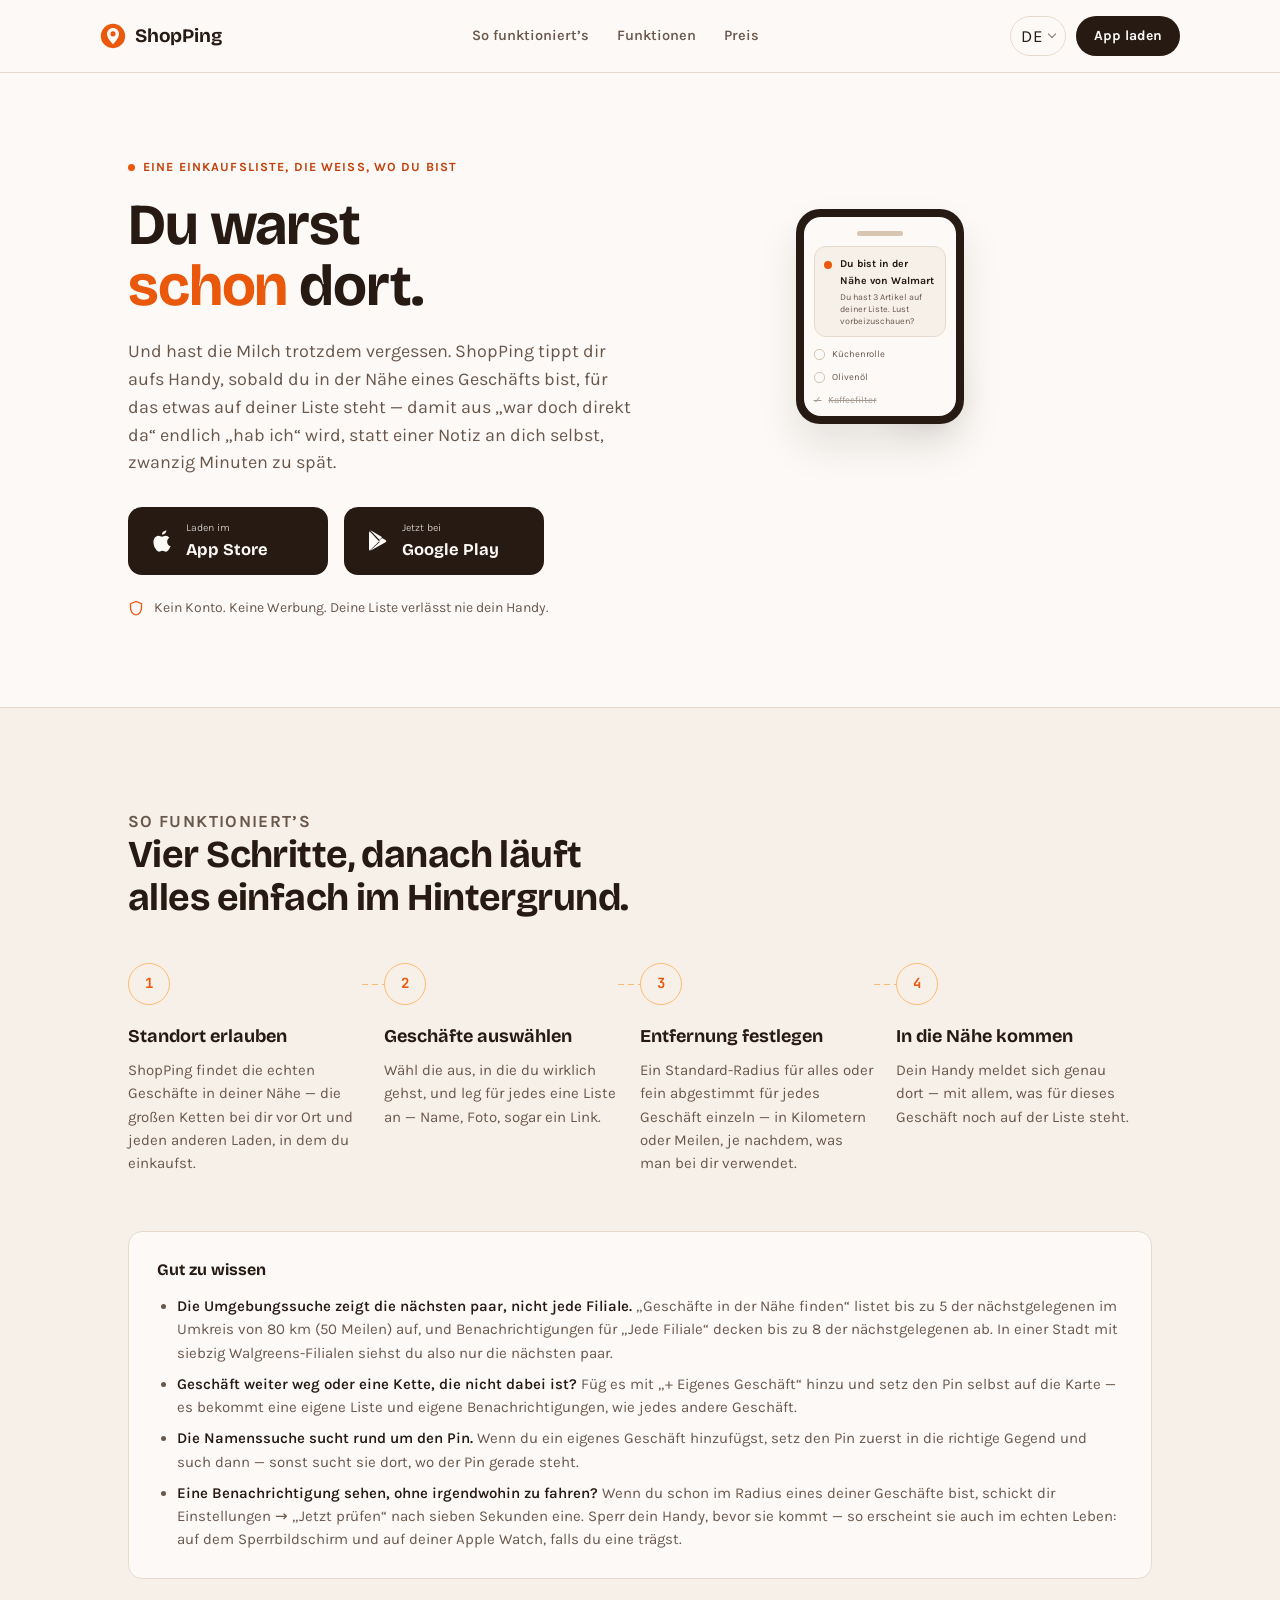
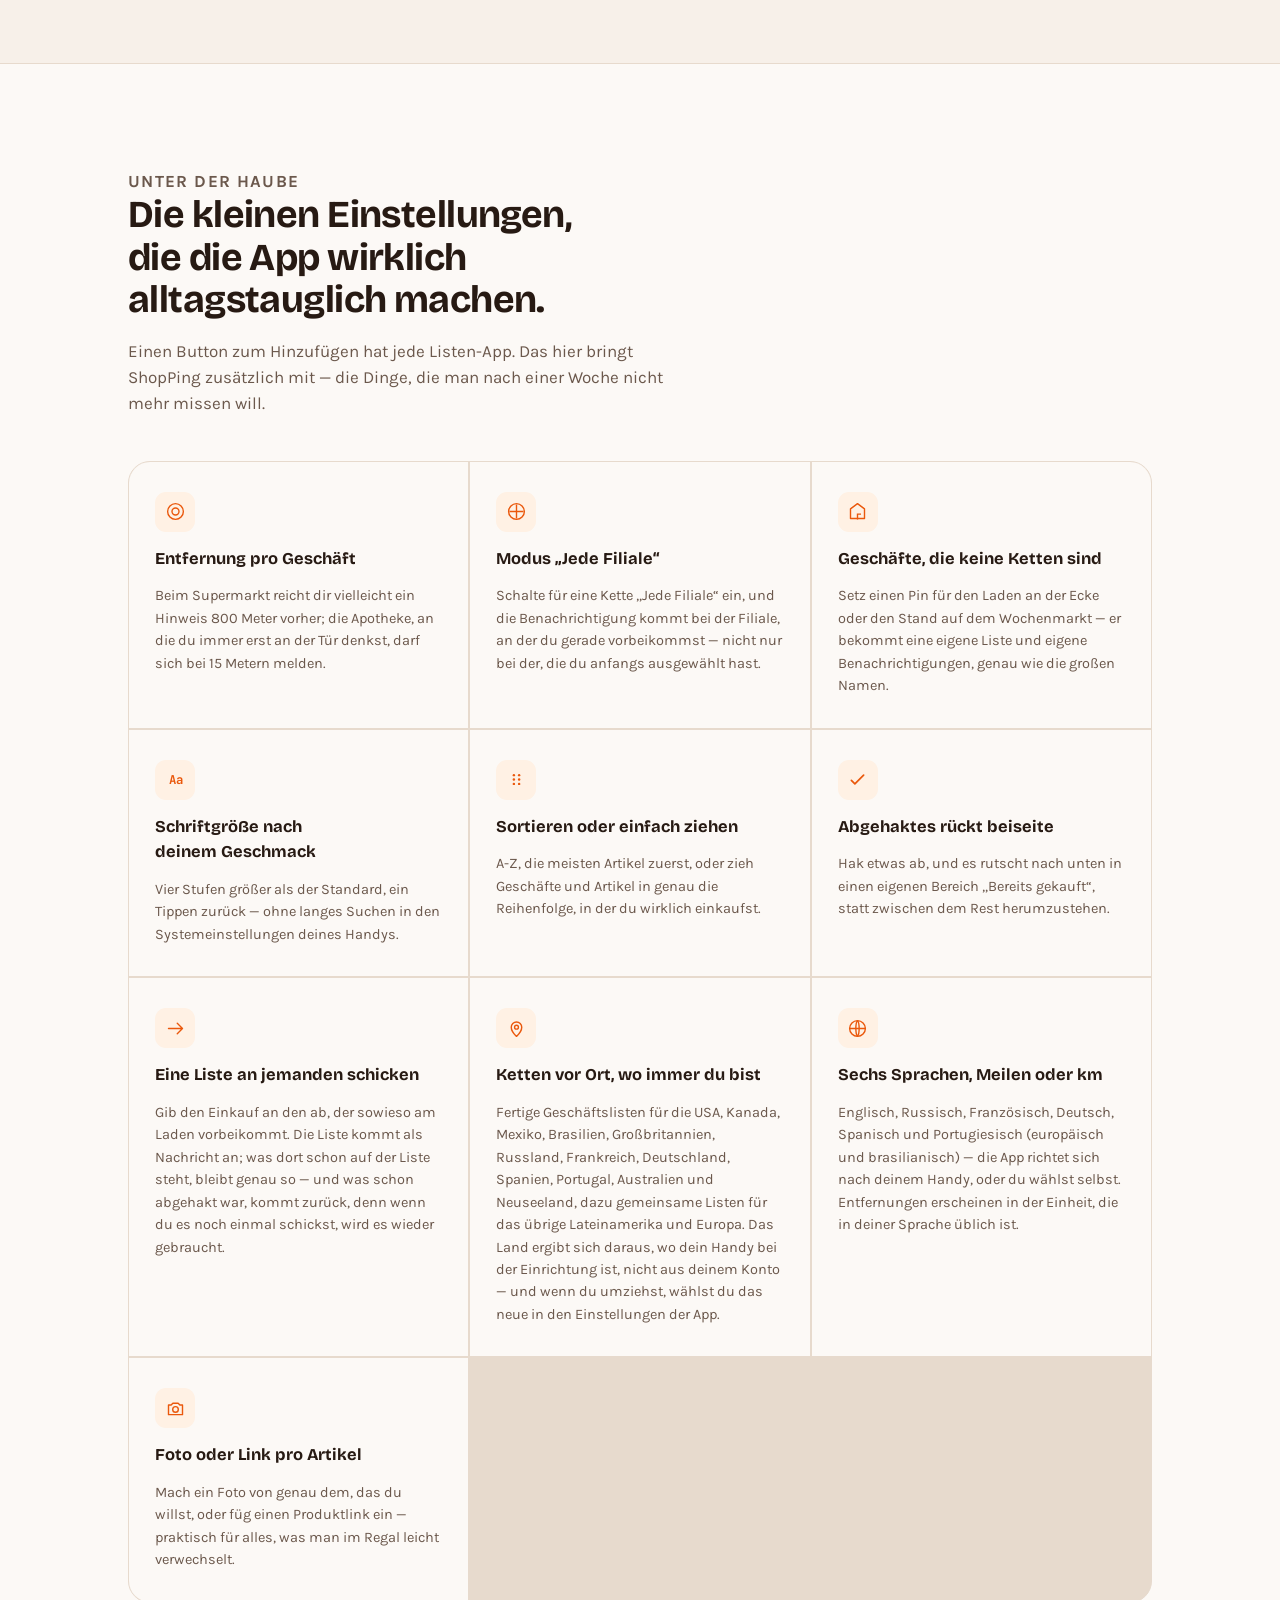
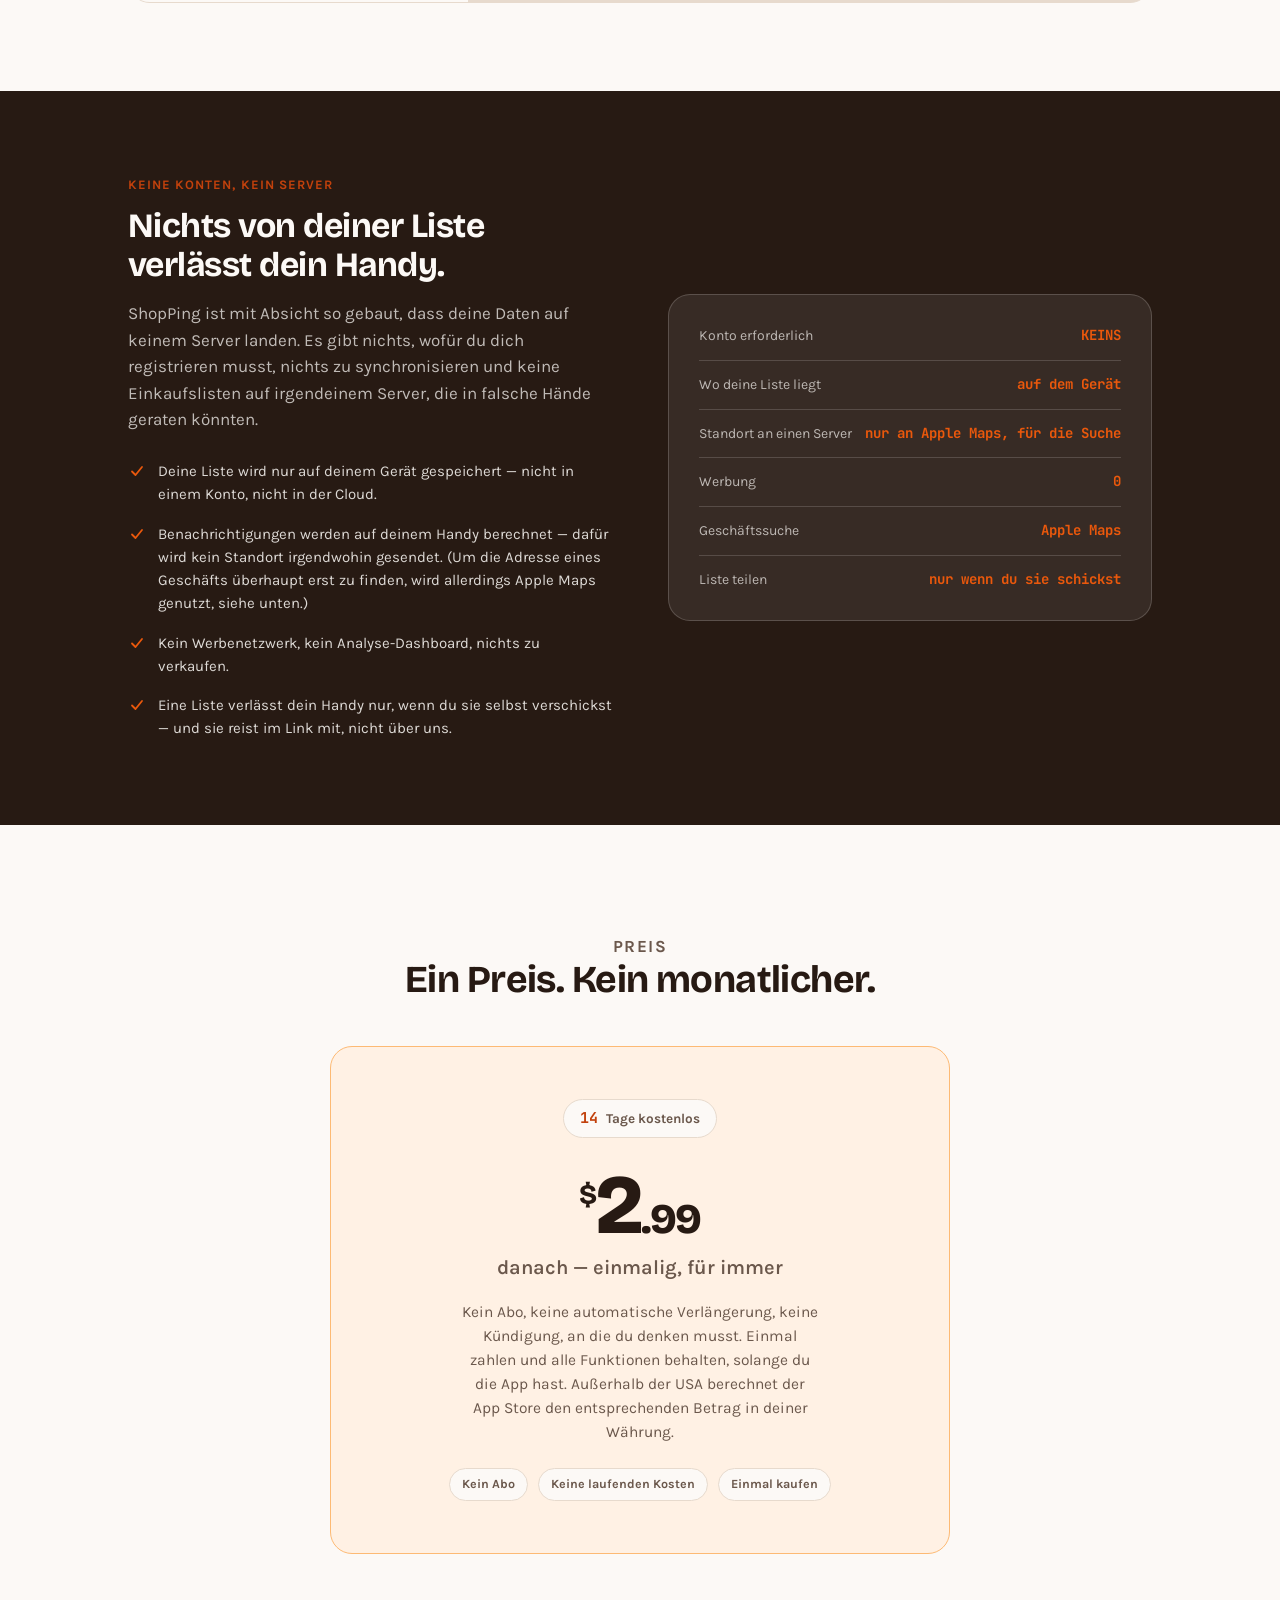
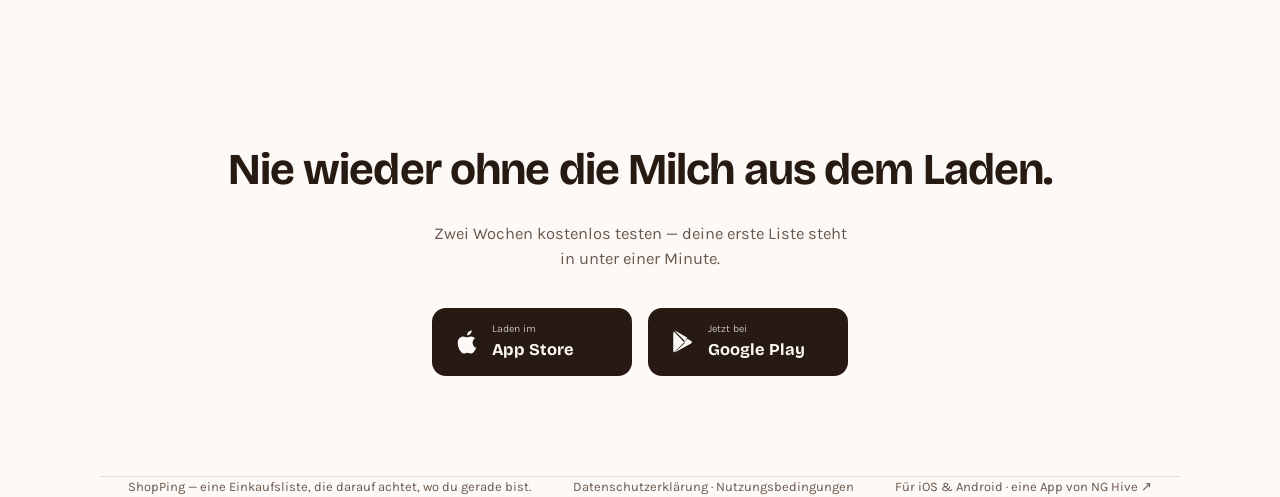
<file: de/index.html>
<!DOCTYPE html>
<html lang="de">
<head>
<meta charset="utf-8">
<meta name="viewport" content="width=device-width, initial-scale=1">
<title>ShopPing</title>
<meta name="description" content="ShopPing — eine Einkaufslisten-App, die dir Bescheid gibt, wenn du in der Nähe eines Geschäfts bist, für das noch etwas auf der Liste steht. 14 Tage kostenlos, danach einmalig $2.99 — für immer.">
<link rel="preconnect" href="https://fonts.gstatic.com" crossorigin>
<link rel="stylesheet" href="https://fonts.googleapis.com/css2?family=Bricolage+Grotesque:opsz,wght@12..96,400..800&family=Karla:ital,wght@0,400;0,500;0,600;0,700;1,400&family=JetBrains+Mono:wght@500;700&display=swap">
<style>
  :root {
    --paper: #fcf9f6;
    --paper-tint: #f7f0e9;
    --ink: #271a13;
    --ink-soft: #6b584c;
    --coral: #ea580c;
    --coral-strong: #c2410c;
    --coral-tint: #fdba74;
    --coral-wash: #fff1e4;
    --blue: #2563eb;
    --blue-tint: #dbeafe;
    --sand: #e7dacd;
    --sand-strong: #d8c6b3;
    --green: #16a34a;
    --shadow: rgba(39, 26, 19, 0.10);
    --radius-lg: 22px;
    --radius-md: 14px;
    color-scheme: light;
  }

  @media (prefers-color-scheme: dark) {
    :root:not([data-theme="light"]) {
      --paper: #1c130e;
      --paper-tint: #241a13;
      --ink: #f4ece3;
      --ink-soft: #c3ab98;
      --coral: #fb923c;
      --coral-strong: #fdba74;
      --coral-tint: #c2410c;
      --coral-wash: #2e1c10;
      --blue: #7fa8ff;
      --blue-tint: #16233d;
      --sand: #3a2c21;
      --sand-strong: #4a392c;
      --green: #4ade80;
      --shadow: rgba(0, 0, 0, 0.35);
      color-scheme: dark;
    }
  }

  :root[data-theme="dark"] {
    --paper: #1c130e;
    --paper-tint: #241a13;
    --ink: #f4ece3;
    --ink-soft: #c3ab98;
    --coral: #fb923c;
    --coral-strong: #fdba74;
    --coral-tint: #c2410c;
    --coral-wash: #2e1c10;
    --blue: #7fa8ff;
    --blue-tint: #16233d;
    --sand: #3a2c21;
    --sand-strong: #4a392c;
    --green: #4ade80;
    --shadow: rgba(0, 0, 0, 0.35);
    color-scheme: dark;
  }

  * { box-sizing: border-box; }

  html { background: var(--paper); }

  body {
    margin: 0;
    background: var(--paper);
    color: var(--ink);
    font-family: "Karla", ui-sans-serif, system-ui, sans-serif;
    font-size: 17px;
    line-height: 1.55;
    -webkit-font-smoothing: antialiased;
  }

  img { max-width: 100%; }

  .wrap { max-width: 1080px; margin: 0 auto; padding: 0 28px; }

  h1, h2, h3 {
    font-family: "Bricolage Grotesque", ui-sans-serif, system-ui, sans-serif;
    font-weight: 700;
    text-wrap: balance;
    margin: 0;
    color: var(--ink);
  }

  .mono {
    font-family: "JetBrains Mono", ui-monospace, monospace;
    font-variant-numeric: tabular-nums;
  }

  a { color: inherit; }

  section { position: relative; }

  /* ---------- top bar ---------- */

  .topbar {
    position: sticky;
    top: 0;
    z-index: 20;
    background: color-mix(in srgb, var(--paper) 88%, transparent);
    backdrop-filter: blur(10px);
    border-bottom: 1px solid var(--sand);
  }

  .topbar-inner {
    display: flex;
    align-items: center;
    justify-content: space-between;
    padding: 16px 0;
  }

  .logo {
    display: flex;
    align-items: center;
    gap: 9px;
    font-family: "Bricolage Grotesque", sans-serif;
    font-weight: 700;
    font-size: 19px;
    letter-spacing: -0.01em;
  }

  .logo-mark {
    width: 26px;
    height: 26px;
    flex: none;
  }

  .topnav {
    display: flex;
    gap: 28px;
    font-size: 14.5px;
    font-weight: 600;
    color: var(--ink-soft);
  }

  .topnav a { text-decoration: none; }
  .topnav a:hover { color: var(--coral); }

  .topbar-end { display: flex; align-items: center; gap: 10px; }

  .nav-cta {
    background: var(--ink);
    color: var(--paper);
    padding: 9px 18px;
    border-radius: 999px;
    font-weight: 700;
    font-size: 14px;
    text-decoration: none;
    white-space: nowrap;
  }

  @media (max-width: 720px) {
    .topnav { display: none; }
  }

  /* ---------- hero ---------- */

  .hero {
    padding: 72px 0 88px;
    overflow: hidden;
  }

  .hero-grid {
    display: grid;
    grid-template-columns: 1.05fr 0.95fr;
    gap: 56px;
    align-items: center;
  }

  @media (max-width: 860px) {
    .hero-grid { grid-template-columns: 1fr; }
    .hero { padding: 44px 0 56px; }
  }

  .kicker {
    display: inline-flex;
    align-items: center;
    gap: 8px;
    font-size: 12.5px;
    font-weight: 700;
    letter-spacing: 0.09em;
    text-transform: uppercase;
    color: var(--coral-strong);
    margin-bottom: 18px;
  }

  .kicker::before {
    content: "";
    width: 7px;
    height: 7px;
    border-radius: 50%;
    background: var(--coral);
  }

  .hero h1 {
    font-size: clamp(38px, 5.4vw, 58px);
    line-height: 1.04;
    letter-spacing: -0.02em;
  }

  .hero h1 em {
    font-style: normal;
    color: var(--coral);
  }

  .hero-sub {
    margin: 22px 0 0;
    max-width: 46ch;
    font-size: 18px;
    color: var(--ink-soft);
  }

  .hero-trust {
    display: flex;
    align-items: center;
    gap: 10px;
    margin-top: 30px;
    font-size: 14px;
    color: var(--ink-soft);
  }

  .hero-trust svg { flex: none; }

  /* ---------- radar / phone scene ---------- */

  .scene {
    position: relative;
    aspect-ratio: 1 / 1;
    max-width: 440px;
    margin: 0 auto;
    display: grid;
    place-items: center;
  }

  .ring {
    position: absolute;
    border-radius: 50%;
    border: 1.5px solid var(--coral-tint);
    opacity: 0.55;
  }
  .ring.r1 { width: 40%; height: 40%; }
  .ring.r2 { width: 66%; height: 66%; }
  .ring.r3 { width: 92%; height: 92%; }

  @media (prefers-reduced-motion: no-preference) {
    .ring.pulse {
      animation: pulse-out 2.6s cubic-bezier(.2,.7,.3,1) 0.4s 1 both;
    }
    @keyframes pulse-out {
      0%   { transform: scale(0.55); opacity: 0; }
      18%  { opacity: 0.7; }
      100% { transform: scale(1); opacity: 0.55; }
    }
  }

  .store-dot {
    position: absolute;
    width: 34px;
    height: 34px;
    border-radius: 50%;
    background: var(--paper);
    border: 1.5px solid var(--sand-strong);
    display: grid;
    place-items: center;
    font-size: 15px;
    box-shadow: 0 6px 16px var(--shadow);
  }
  .store-dot.d1 { top: 6%; left: 14%; }
  .store-dot.d2 { bottom: 10%; left: 4%; }
  .store-dot.d3 { top: 2%; right: 10%; }
  .store-dot.d4 { bottom: 2%; right: 16%; }

  .pin {
    position: relative;
    z-index: 2;
    width: 74px;
    height: 74px;
    filter: drop-shadow(0 10px 18px var(--shadow));
  }

  .phone {
    position: absolute;
    z-index: 3;
    right: -6%;
    bottom: -6%;
    width: 168px;
    background: var(--ink);
    border-radius: 24px;
    padding: 8px;
    box-shadow: 0 22px 40px var(--shadow);
  }

  .phone-screen {
    background: var(--paper);
    border-radius: 17px;
    overflow: hidden;
    padding-top: 14px;
  }

  .phone-notch {
    width: 46px;
    height: 5px;
    border-radius: 3px;
    background: var(--sand-strong);
    margin: 0 auto 10px;
  }

  .phone-card {
    margin: 0 10px 10px;
    background: var(--paper-tint);
    border: 1px solid var(--sand);
    border-radius: 12px;
    padding: 9px;
    display: flex;
    gap: 8px;
    align-items: flex-start;
  }

  .phone-card .dot {
    width: 8px; height: 8px; border-radius: 50%;
    background: var(--coral); margin-top: 5px; flex: none;
  }

  .phone-card b { font-size: 10.5px; display: block; }
  .phone-card span { font-size: 9px; color: var(--ink-soft); display: block; margin-top: 2px; line-height: 1.35; }

  .phone-list-row {
    margin: 0 10px 8px;
    display: flex;
    align-items: center;
    gap: 7px;
    font-size: 9.5px;
    color: var(--ink-soft);
  }
  .phone-list-row .box {
    width: 11px; height: 11px; border-radius: 5px;
    border: 1.4px solid var(--sand-strong); flex: none;
  }
  .phone-list-row.done .box { background: transparent; border: none; color: var(--green); font-weight: 700; width: auto; }
  .phone-list-row.done span { text-decoration: line-through; opacity: 0.6; }

  /* ---------- sections shared ---------- */

  .eyebrow {
    font-size: 13px;
    font-weight: 700;
    letter-spacing: 0.08em;
    text-transform: uppercase;
    color: var(--coral-strong);
    margin: 0 0 12px;
  }

  .section-head {
    max-width: 56ch;
    margin-bottom: 44px;
  }

  .section-head h2 {
    font-size: clamp(28px, 3.6vw, 38px);
    letter-spacing: -0.015em;
    line-height: 1.12;
  }

  .section-head p {
    margin: 16px 0 0;
    color: var(--ink-soft);
    font-size: 17px;
  }

  /* ---------- how it works ---------- */

  .steps {
    padding: 84px 0;
    background: var(--paper-tint);
    border-top: 1px solid var(--sand);
    border-bottom: 1px solid var(--sand);
  }

  .step-list {
    display: grid;
    grid-template-columns: repeat(4, 1fr);
    gap: 0;
    counter-reset: step;
  }

  @media (max-width: 900px) {
    .step-list { grid-template-columns: 1fr 1fr; row-gap: 40px; }
  }
  @media (max-width: 560px) {
    .step-list { grid-template-columns: 1fr; }
  }

  .step {
    position: relative;
    padding: 0 22px 0 0;
    counter-increment: step;
  }

  .step:not(:last-child)::after {
    content: "";
    position: absolute;
    top: 21px;
    right: 0;
    width: 22px;
    height: 1px;
    background: repeating-linear-gradient(90deg, var(--coral-tint) 0 6px, transparent 6px 10px);
  }
  @media (max-width: 900px) {
    .step:not(:last-child)::after { display: none; }
  }

  .step-num {
    font-family: "JetBrains Mono", monospace;
    font-weight: 700;
    font-size: 14px;
    color: var(--coral);
    width: 42px;
    height: 42px;
    border: 1.5px solid var(--coral-tint);
    border-radius: 50%;
    display: grid;
    place-items: center;
    margin-bottom: 18px;
  }
  .step-num::before { content: counter(step); }

  .step h3 {
    font-size: 18px;
    margin-bottom: 8px;
  }

  .step p {
    margin: 0;
    font-size: 15px;
    color: var(--ink-soft);
    max-width: 30ch;
  }

  /* The practical small print under the steps — the questions testers
     actually asked, answered before anyone has to ask them. */
  .good-to-know {
    margin-top: 56px;
    padding: 26px 28px;
    border: 1px solid var(--sand);
    border-radius: var(--radius-md);
    background: var(--paper);
  }
  .good-to-know h3 {
    font-size: 16px;
    margin: 0 0 12px;
  }
  .good-to-know ul {
    margin: 0;
    padding-left: 20px;
    display: grid;
    gap: 8px;
  }
  .good-to-know li {
    font-size: 15px;
    color: var(--ink-soft);
  }
  .good-to-know b { color: var(--ink); font-weight: 600; }

  /* ---------- features ---------- */

  .features { padding: 88px 0; }

  .feature-grid {
    display: grid;
    grid-template-columns: repeat(3, 1fr);
    gap: 2px;
    background: var(--sand);
    border: 1px solid var(--sand);
    border-radius: var(--radius-lg);
    overflow: hidden;
  }

  @media (max-width: 860px) {
    .feature-grid { grid-template-columns: repeat(2, 1fr); }
    /* Nine cards over two columns leaves one on its own — let it take the
       whole row rather than sit beside an empty cell. */
    .feature:last-child { grid-column: 1 / -1; }
  }
  @media (max-width: 560px) {
    .feature-grid { grid-template-columns: 1fr; }
  }

  .feature {
    background: var(--paper);
    padding: 30px 26px;
    display: flex;
    flex-direction: column;
    gap: 14px;
  }

  .feature-icon {
    width: 40px;
    height: 40px;
    border-radius: 11px;
    background: var(--coral-wash);
    display: grid;
    place-items: center;
  }
  .feature-icon svg { width: 21px; height: 21px; }

  .feature h3 { font-size: 16.5px; }
  .feature p { margin: 0; font-size: 14.5px; color: var(--ink-soft); }

  /* ---------- privacy ---------- */

  .privacy {
    padding: 84px 0;
    background: var(--ink);
    color: var(--paper);
  }
  @media (prefers-color-scheme: dark) {
    :root:not([data-theme="light"]) .privacy { background: var(--paper-tint); }
  }
  :root[data-theme="dark"] .privacy { background: var(--paper-tint); }

  .privacy-grid {
    display: grid;
    grid-template-columns: 1fr 1fr;
    gap: 56px;
    align-items: center;
  }
  @media (max-width: 800px) {
    .privacy-grid { grid-template-columns: 1fr; gap: 32px; }
  }

  .privacy h2 {
    color: var(--paper);
    font-size: clamp(26px, 3.4vw, 34px);
    letter-spacing: -0.015em;
    line-height: 1.14;
  }
  :root[data-theme="dark"] .privacy h2 { color: var(--ink); }
  @media (prefers-color-scheme: dark) {
    :root:not([data-theme="light"]) .privacy h2 { color: var(--ink); }
  }

  .privacy p.lead {
    color: color-mix(in srgb, var(--paper) 72%, transparent);
    font-size: 17px;
    margin: 16px 0 0;
  }
  :root[data-theme="dark"] .privacy p.lead { color: var(--ink-soft); }
  @media (prefers-color-scheme: dark) {
    :root:not([data-theme="light"]) .privacy p.lead { color: var(--ink-soft); }
  }

  .privacy-list { list-style: none; margin: 28px 0 0; padding: 0; display: grid; gap: 16px; }
  .privacy-list li {
    display: flex; gap: 12px; align-items: flex-start;
    color: color-mix(in srgb, var(--paper) 86%, transparent);
    font-size: 15px;
  }
  :root[data-theme="dark"] .privacy-list li { color: var(--ink); }
  @media (prefers-color-scheme: dark) {
    :root:not([data-theme="light"]) .privacy-list li { color: var(--ink); }
  }
  .privacy-list svg { flex: none; margin-top: 2px; }

  .privacy-panel {
    background: color-mix(in srgb, var(--paper) 8%, transparent);
    border: 1px solid color-mix(in srgb, var(--paper) 18%, transparent);
    border-radius: var(--radius-lg);
    padding: 30px;
  }
  :root[data-theme="dark"] .privacy-panel {
    background: var(--paper);
    border-color: var(--sand);
  }
  @media (prefers-color-scheme: dark) {
    :root:not([data-theme="light"]) .privacy-panel {
      background: var(--paper);
      border-color: var(--sand);
    }
  }

  .privacy-row {
    display: flex;
    justify-content: space-between;
    align-items: baseline;
    padding: 13px 0;
    border-bottom: 1px solid color-mix(in srgb, var(--paper) 16%, transparent);
    color: var(--paper);
  }
  :root[data-theme="dark"] .privacy-row { color: var(--ink); border-color: var(--sand); }
  @media (prefers-color-scheme: dark) {
    :root:not([data-theme="light"]) .privacy-row { color: var(--ink); border-color: var(--sand); }
  }
  .privacy-row:last-child { border-bottom: none; padding-bottom: 0; }
  .privacy-row:first-child { padding-top: 0; }
  .privacy-row .label { font-size: 14px; color: color-mix(in srgb, var(--paper) 68%, transparent); }
  :root[data-theme="dark"] .privacy-row .label { color: var(--ink-soft); }
  @media (prefers-color-scheme: dark) {
    :root:not([data-theme="light"]) .privacy-row .label { color: var(--ink-soft); }
  }
  .privacy-row .val { font-family: "JetBrains Mono", monospace; font-weight: 700; font-size: 14px; color: var(--coral); }

  /* ---------- pricing ---------- */

  .pricing { padding: 92px 0; }

  .price-card {
    max-width: 620px;
    margin: 0 auto;
    text-align: center;
    background: var(--coral-wash);
    border: 1px solid var(--coral-tint);
    border-radius: var(--radius-lg);
    padding: 52px 40px;
  }

  .price-days {
    display: inline-flex;
    align-items: baseline;
    gap: 8px;
    background: var(--paper);
    border: 1px solid var(--sand);
    border-radius: 999px;
    padding: 7px 16px;
    font-size: 13.5px;
    font-weight: 700;
    color: var(--ink-soft);
    margin-bottom: 26px;
  }
  .price-days .mono { color: var(--coral-strong); font-size: 15px; }

  .price-amount {
    font-family: "Bricolage Grotesque", sans-serif;
    font-weight: 800;
    font-size: clamp(56px, 9vw, 84px);
    line-height: 1;
    letter-spacing: -0.02em;
    color: var(--ink);
  }
  .price-amount sup { font-size: 0.34em; top: -0.6em; }
  .price-amount .cents { font-size: 0.5em; }
  .price-amount .then { font-family: "Karla", sans-serif; font-weight: 600; font-size: 0.24em; color: var(--ink-soft); display: block; margin-top: 10px; letter-spacing: 0; }

  .price-note {
    margin: 22px auto 0;
    max-width: 40ch;
    color: var(--ink-soft);
    font-size: 15.5px;
  }

  .price-tags {
    display: flex;
    justify-content: center;
    gap: 10px;
    margin-top: 24px;
    flex-wrap: wrap;
  }
  .price-tag {
    font-size: 12.5px;
    font-weight: 700;
    padding: 6px 12px;
    border-radius: 999px;
    background: var(--paper);
    border: 1px solid var(--sand);
    color: var(--ink-soft);
  }

  /* ---------- download ---------- */

  .download {
    padding: 90px 0 100px;
    text-align: center;
  }

  .download h2 {
    font-size: clamp(30px, 4vw, 44px);
    letter-spacing: -0.02em;
  }

  .download p {
    color: var(--ink-soft);
    max-width: 42ch;
    margin: 16px auto 0;
    font-size: 16.5px;
  }

  .store-buttons {
    display: flex;
    justify-content: center;
    gap: 16px;
    margin-top: 36px;
    flex-wrap: wrap;
  }

  .store-btn {
    display: flex;
    align-items: center;
    gap: 12px;
    background: var(--ink);
    color: var(--paper);
    text-decoration: none;
    padding: 13px 22px;
    border-radius: 14px;
    min-width: 200px;
    text-align: left;
  }
  .store-btn svg { flex: none; }
  .store-btn .kv { display: flex; flex-direction: column; }
  .store-btn .kv .small { font-size: 10.5px; opacity: 0.75; }
  .store-btn .kv .big { font-size: 16.5px; font-weight: 700; font-family: "Bricolage Grotesque", sans-serif; }

  .store-btn.disabled {
    background: transparent;
    border: 1.5px dashed var(--sand-strong);
    color: var(--ink-soft);
    cursor: default;
  }
  .store-btn.disabled svg { opacity: 0.5; }

  .hero-stores {
    justify-content: flex-start;
    margin-top: 30px;
  }

  .hero-stores + .hero-trust { margin-top: 22px; }

  .download-note {
    margin-top: 18px;
    font-size: 13px;
    color: var(--ink-soft);
  }

  footer {
    border-top: 1px solid var(--sand);
    padding: 26px 0;
    display: flex;
    justify-content: space-between;
    align-items: center;
    font-size: 13px;
    color: var(--ink-soft);
    flex-wrap: wrap;
    gap: 10px 24px;
  }

  .footer-legal a { color: inherit; text-decoration: none; }
  .footer-legal a:hover { color: var(--coral); }
</style>

<link rel="canonical" href="https://shopping.nghive.app/de/">
<meta property="og:url" content="https://shopping.nghive.app/de/">
<meta property="og:title" content="ShopPing">
<meta property="og:description" content="ShopPing — eine Einkaufslisten-App, die dir Bescheid gibt, wenn du in der Nähe eines Geschäfts bist, für das noch etwas auf der Liste steht. 14 Tage kostenlos, danach einmalig $2.99 — für immer.">
<meta property="og:image" content="https://nghive.app/assets/header.jpg">
<meta property="og:site_name" content="NG Hive">
<meta property="og:type" content="website">
<meta name="twitter:card" content="summary_large_image">
<script type="application/ld+json">{"@context": "https://schema.org", "@type": "SoftwareApplication", "name": "ShopPing Nearby", "alternateName": "ShopPing", "operatingSystem": "iOS", "applicationCategory": "LifestyleApplication", "url": "https://shopping.nghive.app/", "downloadUrl": "https://apps.apple.com/us/app/shopping-nearby/id6802057059", "image": "https://nghive.app/assets/header.jpg", "description": "Eine Einkaufsliste, die dich erinnert, wenn du in der Nähe eines Geschäfts bist, für das noch Artikel auf der Liste stehen.", "offers": {"@type": "Offer", "price": "2.99", "priceCurrency": "USD", "description": "14 Tage kostenlos testen, danach ein einmaliger Kauf"}, "publisher": {"@type": "Organization", "name": "NG Hive", "url": "https://nghive.app/"}}</script>
<link rel="alternate" hreflang="en" href="https://shopping.nghive.app/">
<link rel="alternate" hreflang="es" href="https://shopping.nghive.app/es/">
<link rel="alternate" hreflang="de" href="https://shopping.nghive.app/de/">
<link rel="alternate" hreflang="fr" href="https://shopping.nghive.app/fr/">
<link rel="alternate" hreflang="ru" href="https://shopping.nghive.app/ru/">
<link rel="alternate" hreflang="pt" href="https://shopping.nghive.app/pt/">
<link rel="alternate" hreflang="x-default" href="https://shopping.nghive.app/">
<style>
  /* language picker */
  .lang-pick { position: relative; flex: none; }
  .lang-pick summary {
    list-style: none; cursor: pointer; user-select: none;
    display: inline-flex; align-items: center; gap: 5px;
    padding: 6px 10px; border: 1px solid var(--sand); border-radius: 999px;
    font: 700 12px/1.2 inherit; letter-spacing: .06em; color: var(--ink);
  }
  .lang-pick summary::-webkit-details-marker { display: none; }
  .lang-pick summary::after { content: ""; width: 5px; height: 5px; border: solid currentColor; border-width: 0 1.5px 1.5px 0; transform: translateY(-2px) rotate(45deg); opacity: .6; }
  .lang-pick summary:hover, .lang-pick[open] summary { border-color: var(--coral); }
  .lang-pick ul {
    position: absolute; right: 0; top: calc(100% + 8px); z-index: 60;
    margin: 0; padding: 6px; list-style: none; min-width: 150px;
    background: var(--paper); border: 1px solid var(--sand); border-radius: 12px;
    box-shadow: 0 14px 34px rgba(0, 0, 0, .16);
  }
  .lang-pick li { margin: 0; }
  .lang-pick a {
    display: block; padding: 7px 12px; border-radius: calc(12px - 4px);
    color: var(--ink); text-decoration: none; border: 0; font-weight: 500; font-size: 14.5px; letter-spacing: 0; text-transform: none;
  }
  .lang-pick a:hover { background: color-mix(in srgb, var(--coral) 12%, transparent); }
  .lang-pick a[aria-current] { color: var(--coral); font-weight: 700; }
</style>
<script src="../lang.js" defer></script>
</head>
<body>

<header class="topbar">
  <div class="wrap topbar-inner">
    <div class="logo">
      <svg class="logo-mark" viewBox="0 0 32 32" fill="none">
        <circle cx="16" cy="16" r="15" fill="var(--coral)"/>
        <path d="M16 6c-4.1 0-7.4 3.3-7.4 7.4 0 5.6 7.4 12.6 7.4 12.6s7.4-7 7.4-12.6C23.4 9.3 20.1 6 16 6z" fill="var(--paper)"/>
        <circle cx="16" cy="13.4" r="3.1" fill="var(--coral)"/>
      </svg>
      ShopPing
    </div>
    <nav class="topnav">
      <a href="#how">So funktioniert’s</a>
      <a href="#features">Funktionen</a>
      <a href="#pricing">Preis</a>
    </nav>
    <div class="topbar-end">
      <details class="lang-pick">
        <summary aria-label="Sprache">DE</summary>
        <ul>
          <li><a href="../" lang="en" hreflang="en">English</a></li>
          <li><a href="../es/" lang="es" hreflang="es">Español</a></li>
          <li><a href="./" lang="de" hreflang="de" aria-current="page">Deutsch</a></li>
          <li><a href="../fr/" lang="fr" hreflang="fr">Français</a></li>
          <li><a href="../ru/" lang="ru" hreflang="ru">Русский</a></li>
          <li><a href="../pt/" lang="pt" hreflang="pt">Português</a></li>
        </ul>
      </details>
      <a class="nav-cta" href="#download">App laden</a>
    </div>
  </div>
</header>

<section class="hero">
  <div class="wrap hero-grid">
    <div>
      <p class="kicker">Eine Einkaufsliste, die weiß, wo du bist</p>
      <h1>Du warst <em>schon</em> dort.</h1>
      <p class="hero-sub">
        Und hast die Milch trotzdem vergessen. ShopPing tippt dir aufs Handy, sobald du
        in der Nähe eines Geschäfts bist, für das etwas auf deiner Liste steht — damit aus
        „war doch direkt da“ endlich „hab ich“ wird, statt einer Notiz an dich selbst, zwanzig Minuten zu spät.
      </p>
      <div class="store-buttons hero-stores">
        <a class="store-btn" href="https://apps.apple.com/app/id6802057059" target="_blank" rel="noopener">
          <svg width="24" height="24" viewBox="0 0 24 24" fill="currentColor" aria-hidden="true"><path d="M16.365 1.43c0 1.14-.463 2.096-1.184 2.883-.796.83-2.083 1.474-3.13 1.474-.11-1.11.464-2.223 1.183-2.94.796-.83 2.148-1.443 3.131-1.417zM20.62 17.104c-.472 1.09-.694 1.577-1.297 2.548-.842 1.35-2.03 3.036-3.501 3.05-1.303.014-1.64-.85-3.41-.84-1.77.01-2.14.855-3.443.841-1.472-.014-2.596-1.53-3.438-2.878-2.36-3.78-2.607-8.22-1.15-10.582.958-1.535 2.518-2.432 3.987-2.432 1.494 0 2.435.85 3.673.85 1.203 0 1.933-.85 3.674-.85 1.32 0 2.717.72 3.717 1.964-3.27 1.79-2.74 6.463.188 8.329z"/></svg>
          <span class="kv"><span class="small">Laden im</span><span class="big">App Store</span></span>
        </a>
        <a class="store-btn" href="https://play.google.com/store/apps/details?id=app.nghive.shopping" target="_blank" rel="noopener">
          <svg width="24" height="24" viewBox="0 0 24 24" fill="currentColor" aria-hidden="true"><path d="M3.6 2.6c-.4.4-.6.9-.6 1.5v15.8c0 .6.2 1.1.6 1.5l.2.1L13 12.4v-.2L3.8 2.5l-.2.1zM16 15.3l-3-3v-.2l3-3 3.5 2c1 .6 1 1.6 0 2.2l-3.5 2zM4.4 21.5 13.7 13l2.3 2.3-10.8 6c-.3.2-.7.3-1 .2l.2 0zM13.7 11l-9.3-9.4c.3-.1.6 0 .9.2L16 8l-2.3 3z"/></svg>
          <span class="kv"><span class="small">Jetzt bei</span><span class="big">Google Play</span></span>
        </a>
      </div>
      <div class="hero-trust">
        <svg width="16" height="16" viewBox="0 0 16 16" fill="none"><path d="M8 1.5 2.5 3.6v3.8c0 3.6 2.3 6.6 5.5 7.6 3.2-1 5.5-4 5.5-7.6V3.6L8 1.5z" stroke="var(--coral)" stroke-width="1.3"/></svg>
        Kein Konto. Keine Werbung. Deine Liste verlässt nie dein Handy.
      </div>
    </div>
    <div class="scene">
      <div class="ring r3 pulse"></div>
      <div class="ring r2"></div>
      <div class="ring r1"></div>
      <div class="store-dot d1">🛒</div>
      <div class="store-dot d2">🎯</div>
      <div class="store-dot d3">💊</div>
      <div class="store-dot d4">📦</div>
      <svg class="pin" viewBox="0 0 74 74" fill="none">
        <circle cx="37" cy="37" r="37" fill="var(--coral)"/>
        <path d="M37 16c-8.3 0-15 6.7-15 15 0 11.3 15 25 15 25s15-13.7 15-25c0-8.3-6.7-15-15-15z" fill="var(--paper)"/>
        <path d="M30 30.5h14l-1.6 9.2a1.8 1.8 0 0 1-1.8 1.5h-7.2a1.8 1.8 0 0 1-1.8-1.5L30 30.5z" stroke="var(--coral)" stroke-width="1.6" fill="none"/>
        <path d="M31 30.5v-1.8a3.6 3.6 0 0 1 7.2 0v1.8" stroke="var(--coral)" stroke-width="1.6"/>
      </svg>
      <div class="phone">
        <div class="phone-screen">
          <div class="phone-notch"></div>
          <div class="phone-card">
            <span class="dot"></span>
            <div>
              <b>Du bist in der Nähe von Walmart</b>
              <span>Du hast 3 Artikel auf deiner Liste. Lust vorbeizuschauen?</span>
            </div>
          </div>
          <div class="phone-list-row"><span class="box"></span><span>Küchenrolle</span></div>
          <div class="phone-list-row"><span class="box"></span><span>Olivenöl</span></div>
          <div class="phone-list-row done"><span>✓</span><span>Kaffeefilter</span></div>
        </div>
      </div>
    </div>
  </div>
</section>

<section class="steps" id="how">
  <div class="wrap">
    <div class="section-head">
      <p class="eyebrow">So funktioniert’s</p>
      <h2>Vier Schritte, danach läuft alles einfach im Hintergrund.</h2>
    </div>
    <div class="step-list">
      <div class="step">
        <div class="step-num"></div>
        <h3>Standort erlauben</h3>
        <p>ShopPing findet die echten Geschäfte in deiner Nähe — die großen Ketten bei dir vor Ort und jeden anderen Laden, in dem du einkaufst.</p>
      </div>
      <div class="step">
        <div class="step-num"></div>
        <h3>Geschäfte auswählen</h3>
        <p>Wähl die aus, in die du wirklich gehst, und leg für jedes eine Liste an — Name, Foto, sogar ein Link.</p>
      </div>
      <div class="step">
        <div class="step-num"></div>
        <h3>Entfernung festlegen</h3>
        <p>Ein Standard-Radius für alles oder fein abgestimmt für jedes Geschäft einzeln — in Kilometern oder Meilen, je nachdem, was man bei dir verwendet.</p>
      </div>
      <div class="step">
        <div class="step-num"></div>
        <h3>In die Nähe kommen</h3>
        <p>Dein Handy meldet sich genau dort — mit allem, was für dieses Geschäft noch auf der Liste steht.</p>
      </div>
    </div>

    <div class="good-to-know">
      <h3>Gut zu wissen</h3>
      <ul>
        <li><b>Die Umgebungssuche zeigt die nächsten paar, nicht jede Filiale.</b> „Geschäfte in der Nähe finden“ listet bis zu 5 der nächstgelegenen im Umkreis von 80 km (50 Meilen) auf, und Benachrichtigungen für „Jede Filiale“ decken bis zu 8 der nächstgelegenen ab. In einer Stadt mit siebzig Walgreens-Filialen siehst du also nur die nächsten paar.</li>
        <li><b>Geschäft weiter weg oder eine Kette, die nicht dabei ist?</b> Füg es mit „+ Eigenes Geschäft“ hinzu und setz den Pin selbst auf die Karte — es bekommt eine eigene Liste und eigene Benachrichtigungen, wie jedes andere Geschäft.</li>
        <li><b>Die Namenssuche sucht rund um den Pin.</b> Wenn du ein eigenes Geschäft hinzufügst, setz den Pin zuerst in die richtige Gegend und such dann — sonst sucht sie dort, wo der Pin gerade steht.</li>
        <li><b>Eine Benachrichtigung sehen, ohne irgendwohin zu fahren?</b> Wenn du schon im Radius eines deiner Geschäfte bist, schickt dir Einstellungen → „Jetzt prüfen“ nach sieben Sekunden eine. Sperr dein Handy, bevor sie kommt — so erscheint sie auch im echten Leben: auf dem Sperrbildschirm und auf deiner Apple Watch, falls du eine trägst.</li>
      </ul>
    </div>
  </div>
</section>

<section class="features" id="features">
  <div class="wrap">
    <div class="section-head">
      <p class="eyebrow">Unter der Haube</p>
      <h2>Die kleinen Einstellungen, die die App wirklich alltagstauglich machen.</h2>
      <p>Einen Button zum Hinzufügen hat jede Listen-App. Das hier bringt ShopPing zusätzlich mit — die Dinge, die man nach einer Woche nicht mehr missen will.</p>
    </div>
    <div class="feature-grid">
      <div class="feature">
        <div class="feature-icon"><svg viewBox="0 0 24 24" fill="none"><circle cx="12" cy="12" r="9" stroke="var(--coral)" stroke-width="1.6"/><circle cx="12" cy="12" r="4" stroke="var(--coral)" stroke-width="1.6"/></svg></div>
        <h3>Entfernung pro Geschäft</h3>
        <p>Beim Supermarkt reicht dir vielleicht ein Hinweis 800 Meter vorher; die Apotheke, an die du immer erst an der Tür denkst, darf sich bei 15 Metern melden.</p>
      </div>
      <div class="feature">
        <div class="feature-icon"><svg viewBox="0 0 24 24" fill="none"><path d="M12 4v16M4 12h16" stroke="var(--coral)" stroke-width="1.6"/><circle cx="12" cy="12" r="9" stroke="var(--coral)" stroke-width="1.6"/></svg></div>
        <h3>Modus „Jede Filiale“</h3>
        <p>Schalte für eine Kette „Jede Filiale“ ein, und die Benachrichtigung kommt bei der Filiale, an der du gerade vorbeikommst — nicht nur bei der, die du anfangs ausgewählt hast.</p>
      </div>
      <div class="feature">
        <div class="feature-icon"><svg viewBox="0 0 24 24" fill="none"><path d="M12 3 4 9v11h16V9l-8-6z" stroke="var(--coral)" stroke-width="1.6" stroke-linejoin="round"/><path d="M12 21v-6h4" stroke="var(--coral)" stroke-width="1.6"/></svg></div>
        <h3>Geschäfte, die keine Ketten sind</h3>
        <p>Setz einen Pin für den Laden an der Ecke oder den Stand auf dem Wochenmarkt — er bekommt eine eigene Liste und eigene Benachrichtigungen, genau wie die großen Namen.</p>
      </div>
      <div class="feature">
        <div class="feature-icon"><svg viewBox="0 0 24 24" fill="none"><text x="4" y="17" font-family="JetBrains Mono" font-size="14" font-weight="700" fill="var(--coral)">Aa</text></svg></div>
        <h3>Schriftgröße nach deinem Geschmack</h3>
        <p>Vier Stufen größer als der Standard, ein Tippen zurück — ohne langes Suchen in den Systemeinstellungen deines Handys.</p>
      </div>
      <div class="feature">
        <div class="feature-icon"><svg viewBox="0 0 24 24" fill="none"><circle cx="9" cy="7" r="1.4" fill="var(--coral)"/><circle cx="9" cy="12" r="1.4" fill="var(--coral)"/><circle cx="9" cy="17" r="1.4" fill="var(--coral)"/><circle cx="15" cy="7" r="1.4" fill="var(--coral)"/><circle cx="15" cy="12" r="1.4" fill="var(--coral)"/><circle cx="15" cy="17" r="1.4" fill="var(--coral)"/></svg></div>
        <h3>Sortieren oder einfach ziehen</h3>
        <p>A-Z, die meisten Artikel zuerst, oder zieh Geschäfte und Artikel in genau die Reihenfolge, in der du wirklich einkaufst.</p>
      </div>
      <div class="feature">
        <div class="feature-icon"><svg viewBox="0 0 24 24" fill="none"><path d="M5 13l4 4 10-10" stroke="var(--coral)" stroke-width="2" stroke-linecap="round" stroke-linejoin="round"/></svg></div>
        <h3>Abgehaktes rückt beiseite</h3>
        <p>Hak etwas ab, und es rutscht nach unten in einen eigenen Bereich „Bereits gekauft“, statt zwischen dem Rest herumzustehen.</p>
      </div>
      <div class="feature">
        <div class="feature-icon"><svg viewBox="0 0 24 24" fill="none"><path d="M4 12h16M14 6l6 6-6 6" stroke="var(--coral)" stroke-width="1.6" stroke-linecap="round" stroke-linejoin="round"/></svg></div>
        <h3>Eine Liste an jemanden schicken</h3>
        <p>Gib den Einkauf an den ab, der sowieso am Laden vorbeikommt. Die Liste kommt als Nachricht an; was dort schon auf der Liste steht, bleibt genau so — und was schon abgehakt war, kommt zurück, denn wenn du es noch einmal schickst, wird es wieder gebraucht.</p>
      </div>
      <div class="feature">
        <div class="feature-icon"><svg viewBox="0 0 24 24" fill="none"><path d="M12 21s-6-5.6-6-10.5a6 6 0 0 1 12 0C18 15.4 12 21 12 21z" stroke="var(--coral)" stroke-width="1.6" stroke-linejoin="round"/><circle cx="12" cy="10.5" r="2.2" stroke="var(--coral)" stroke-width="1.6"/></svg></div>
        <h3>Ketten vor Ort, wo immer du bist</h3>
        <p>Fertige Geschäftslisten für die USA, Kanada, Mexiko, Brasilien, Großbritannien, Russland, Frankreich, Deutschland, Spanien, Portugal, Australien und Neuseeland, dazu gemeinsame Listen für das übrige Lateinamerika und Europa. Das Land ergibt sich daraus, wo dein Handy bei der Einrichtung ist, nicht aus deinem Konto — und wenn du umziehst, wählst du das neue in den Einstellungen der App.</p>
      </div>
      <div class="feature">
        <div class="feature-icon"><svg viewBox="0 0 24 24" fill="none"><circle cx="12" cy="12" r="9" stroke="var(--coral)" stroke-width="1.6"/><path d="M3 12h18M12 3c2.5 2.6 2.5 15.4 0 18M12 3c-2.5 2.6-2.5 15.4 0 18" stroke="var(--coral)" stroke-width="1.6"/></svg></div>
        <h3>Sechs Sprachen, Meilen oder km</h3>
        <p>Englisch, Russisch, Französisch, Deutsch, Spanisch und Portugiesisch (europäisch und brasilianisch) — die App richtet sich nach deinem Handy, oder du wählst selbst. Entfernungen erscheinen in der Einheit, die in deiner Sprache üblich ist.</p>
      </div>
      <div class="feature">
        <div class="feature-icon"><svg viewBox="0 0 24 24" fill="none"><path d="M4 8h3l2-2h6l2 2h3v11H4V8z" stroke="var(--coral)" stroke-width="1.6" stroke-linejoin="round"/><circle cx="12" cy="13" r="3.2" stroke="var(--coral)" stroke-width="1.6"/></svg></div>
        <h3>Foto oder Link pro Artikel</h3>
        <p>Mach ein Foto von genau dem, das du willst, oder füg einen Produktlink ein — praktisch für alles, was man im Regal leicht verwechselt.</p>
      </div>
    </div>
  </div>
</section>

<section class="privacy">
  <div class="wrap privacy-grid">
    <div>
      <p class="eyebrow">Keine Konten, kein Server</p>
      <h2>Nichts von deiner Liste verlässt dein Handy.</h2>
      <p class="lead">
        ShopPing ist mit Absicht so gebaut, dass deine Daten auf keinem Server landen. Es gibt
        nichts, wofür du dich registrieren musst, nichts zu synchronisieren und keine
        Einkaufslisten auf irgendeinem Server, die in falsche Hände geraten könnten.
      </p>
      <ul class="privacy-list">
        <li>
          <svg width="18" height="18" viewBox="0 0 18 18" fill="none"><path d="M4 9.5 7.5 13 14 5" stroke="var(--coral)" stroke-width="1.8" stroke-linecap="round" stroke-linejoin="round"/></svg>
          Deine Liste wird nur auf deinem Gerät gespeichert — nicht in einem Konto, nicht in der Cloud.
        </li>
        <li>
          <svg width="18" height="18" viewBox="0 0 18 18" fill="none"><path d="M4 9.5 7.5 13 14 5" stroke="var(--coral)" stroke-width="1.8" stroke-linecap="round" stroke-linejoin="round"/></svg>
          Benachrichtigungen werden auf deinem Handy berechnet — dafür wird kein Standort irgendwohin gesendet. (Um die Adresse eines Geschäfts überhaupt erst zu finden, wird allerdings Apple Maps genutzt, siehe unten.)
        </li>
        <li>
          <svg width="18" height="18" viewBox="0 0 18 18" fill="none"><path d="M4 9.5 7.5 13 14 5" stroke="var(--coral)" stroke-width="1.8" stroke-linecap="round" stroke-linejoin="round"/></svg>
          Kein Werbenetzwerk, kein Analyse-Dashboard, nichts zu verkaufen.
        </li>
        <li>
          <svg width="18" height="18" viewBox="0 0 18 18" fill="none"><path d="M4 9.5 7.5 13 14 5" stroke="var(--coral)" stroke-width="1.8" stroke-linecap="round" stroke-linejoin="round"/></svg>
          Eine Liste verlässt dein Handy nur, wenn du sie selbst verschickst — und sie reist im Link mit, nicht über uns.
        </li>
      </ul>
    </div>
    <div class="privacy-panel">
      <div class="privacy-row"><span class="label">Konto erforderlich</span><span class="val">KEINS</span></div>
      <div class="privacy-row"><span class="label">Wo deine Liste liegt</span><span class="val mono">auf dem Gerät</span></div>
      <div class="privacy-row"><span class="label">Standort an einen Server</span><span class="val mono">nur an Apple Maps, für die Suche</span></div>
      <div class="privacy-row"><span class="label">Werbung</span><span class="val mono">0</span></div>
      <div class="privacy-row"><span class="label">Geschäftssuche</span><span class="val mono">Apple Maps</span></div>
      <div class="privacy-row"><span class="label">Liste teilen</span><span class="val mono">nur wenn du sie schickst</span></div>
    </div>
  </div>
</section>

<section class="pricing" id="pricing">
  <div class="wrap">
    <div class="section-head" style="margin-left:auto;margin-right:auto;text-align:center;">
      <p class="eyebrow" style="text-align:center;">Preis</p>
      <h2>Ein Preis. Kein monatlicher.</h2>
    </div>
    <div class="price-card">
      <div class="price-days"><span class="mono">14</span> Tage kostenlos</div>
      <div class="price-amount">
        <sup>$</sup>2<span class="cents">.99</span><span class="then">danach — einmalig, für immer</span>
      </div>
      <p class="price-note">
        Kein Abo, keine automatische Verlängerung, keine Kündigung, an die du denken musst. Einmal
        zahlen und alle Funktionen behalten, solange du die App hast. Außerhalb der USA berechnet der
        App Store den entsprechenden Betrag in deiner Währung.
      </p>
      <div class="price-tags">
        <span class="price-tag">Kein Abo</span>
        <span class="price-tag">Keine laufenden Kosten</span>
        <span class="price-tag">Einmal kaufen</span>
      </div>
    </div>
  </div>
</section>

<section class="download" id="download">
  <div class="wrap">
    <h2>Nie wieder ohne die Milch aus dem Laden.</h2>
    <p>Zwei Wochen kostenlos testen — deine erste Liste steht in unter einer Minute.</p>
    <div class="store-buttons">
      <a class="store-btn" href="https://apps.apple.com/app/id6802057059" target="_blank" rel="noopener">
        <svg width="26" height="26" viewBox="0 0 24 24" fill="var(--paper)"><path d="M16.365 1.43c0 1.14-.463 2.096-1.184 2.883-.796.83-2.083 1.474-3.13 1.474-.11-1.11.464-2.223 1.183-2.94.796-.83 2.148-1.443 3.131-1.417zM20.62 17.104c-.472 1.09-.694 1.577-1.297 2.548-.842 1.35-2.03 3.036-3.501 3.05-1.303.014-1.64-.85-3.41-.84-1.77.01-2.14.855-3.443.841-1.472-.014-2.596-1.53-3.438-2.878-2.36-3.78-2.607-8.22-1.15-10.582.958-1.535 2.518-2.432 3.987-2.432 1.494 0 2.435.85 3.673.85 1.203 0 1.933-.85 3.674-.85 1.32 0 2.717.72 3.717 1.964-3.27 1.79-2.74 6.463.188 8.329z"/></svg>
        <span class="kv"><span class="small">Laden im</span><span class="big">App Store</span></span>
      </a>
      <a class="store-btn" href="https://play.google.com/store/apps/details?id=app.nghive.shopping" target="_blank" rel="noopener">
        <svg width="26" height="26" viewBox="0 0 24 24" fill="var(--paper)"><path d="M3.6 2.6c-.4.4-.6.9-.6 1.5v15.8c0 .6.2 1.1.6 1.5l.2.1L13 12.4v-.2L3.8 2.5l-.2.1zM16 15.3l-3-3v-.2l3-3 3.5 2c1 .6 1 1.6 0 2.2l-3.5 2zM4.4 21.5 13.7 13l2.3 2.3-10.8 6c-.3.2-.7.3-1 .2l.2 0zM13.7 11l-9.3-9.4c.3-.1.6 0 .9.2L16 8l-2.3 3z"/></svg>
        <span class="kv"><span class="small">Jetzt bei</span><span class="big">Google Play</span></span>
      </a>
    </div>
  </div>
</section>

<footer class="wrap">
  <span>ShopPing — eine Einkaufsliste, die darauf achtet, wo du gerade bist.</span>
  <span class="footer-legal">
    <a href="legal#privacy">Datenschutzerklärung</a>
    ·
    <a href="legal#terms">Nutzungsbedingungen</a>
  </span>
  <span class="footer-legal">Für iOS &amp; Android · eine App von <a href="https://nghive.app/" target="_blank" rel="noopener">NG Hive &#8599;</a></span>
</footer>

</body>
</html>
</file>
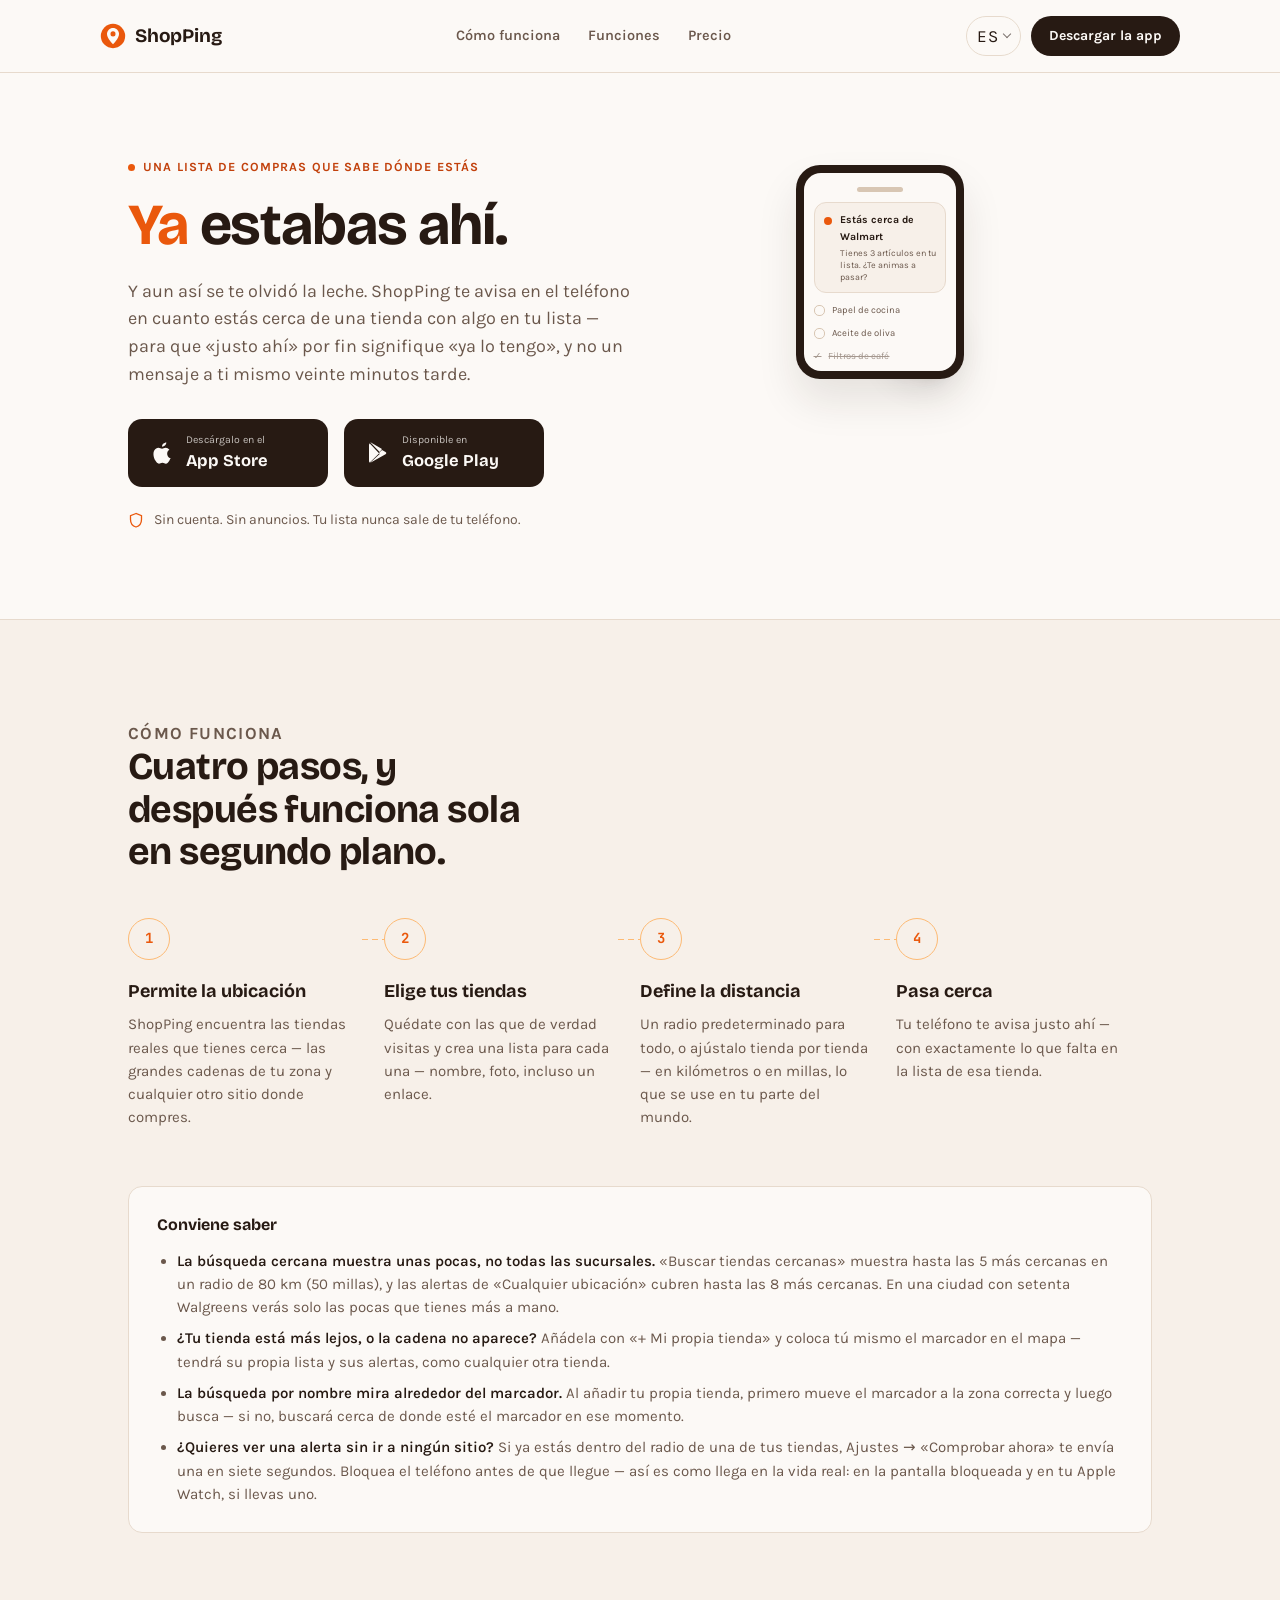
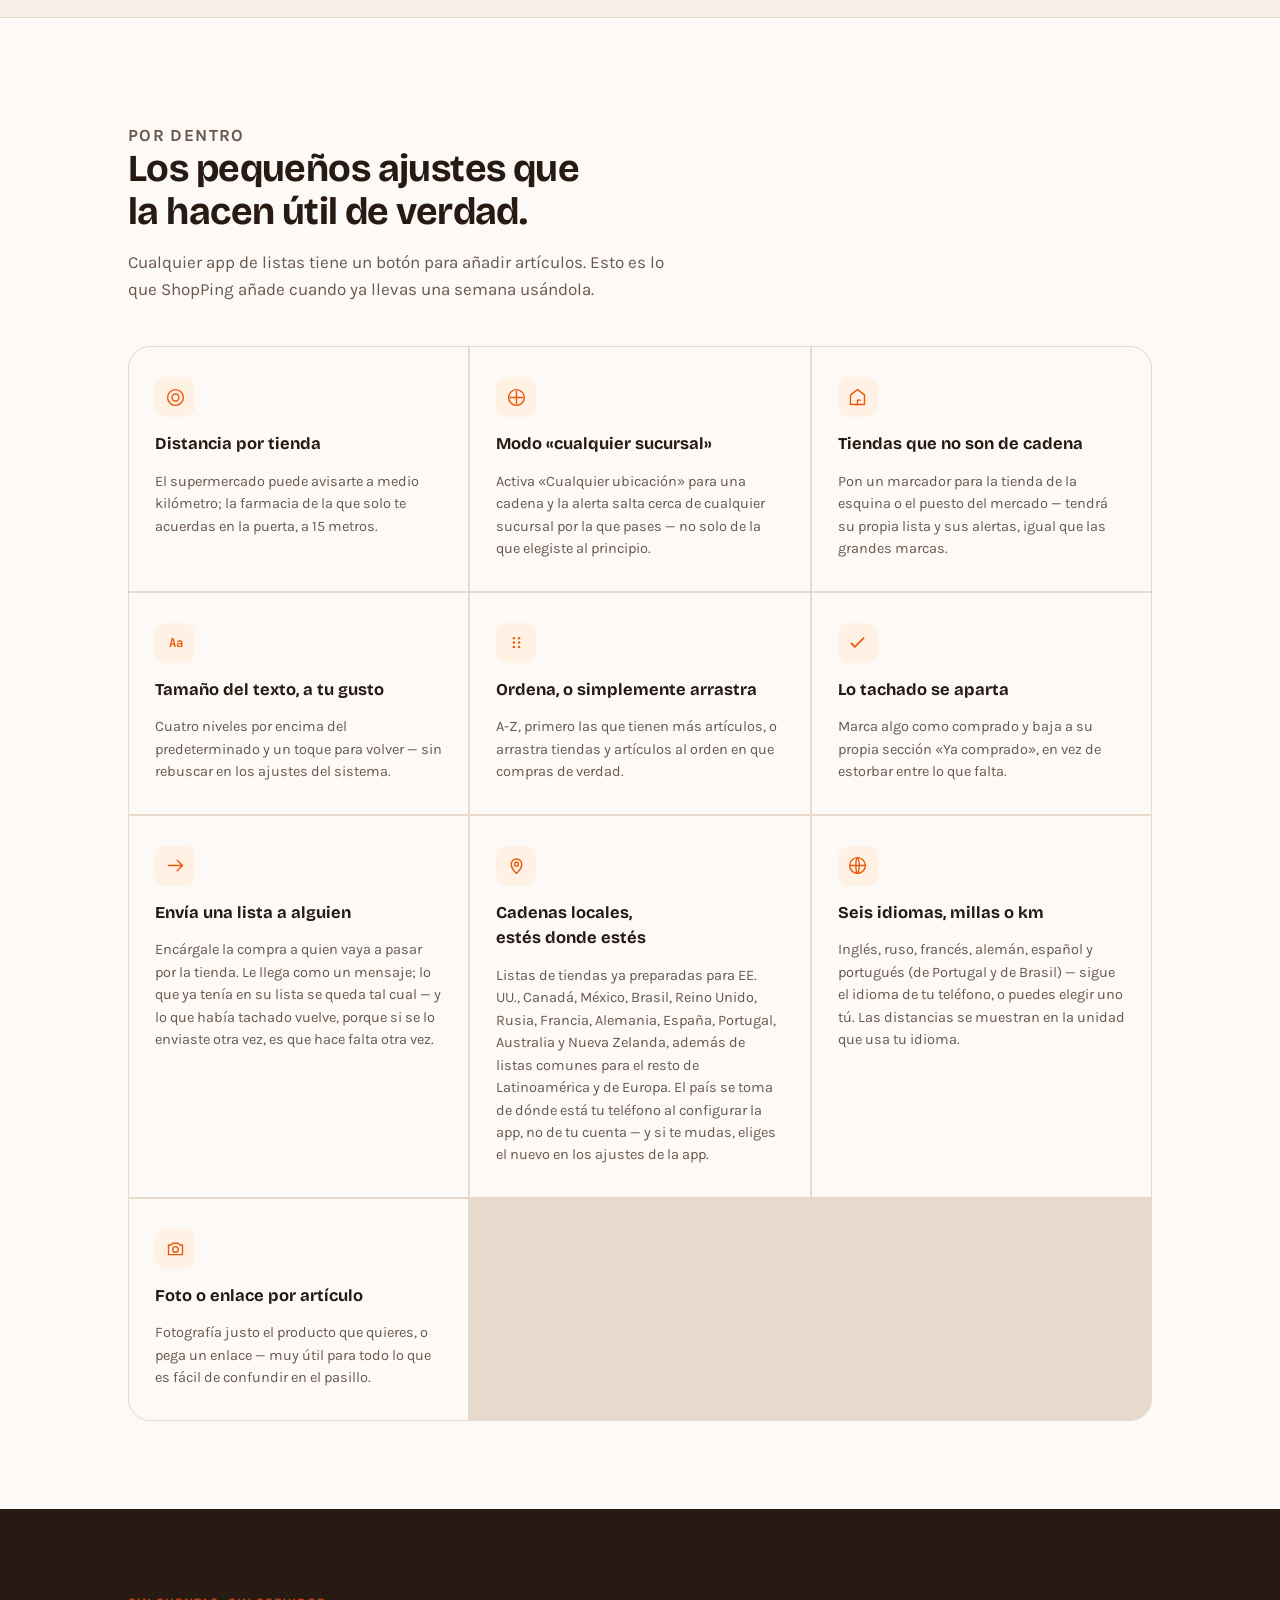
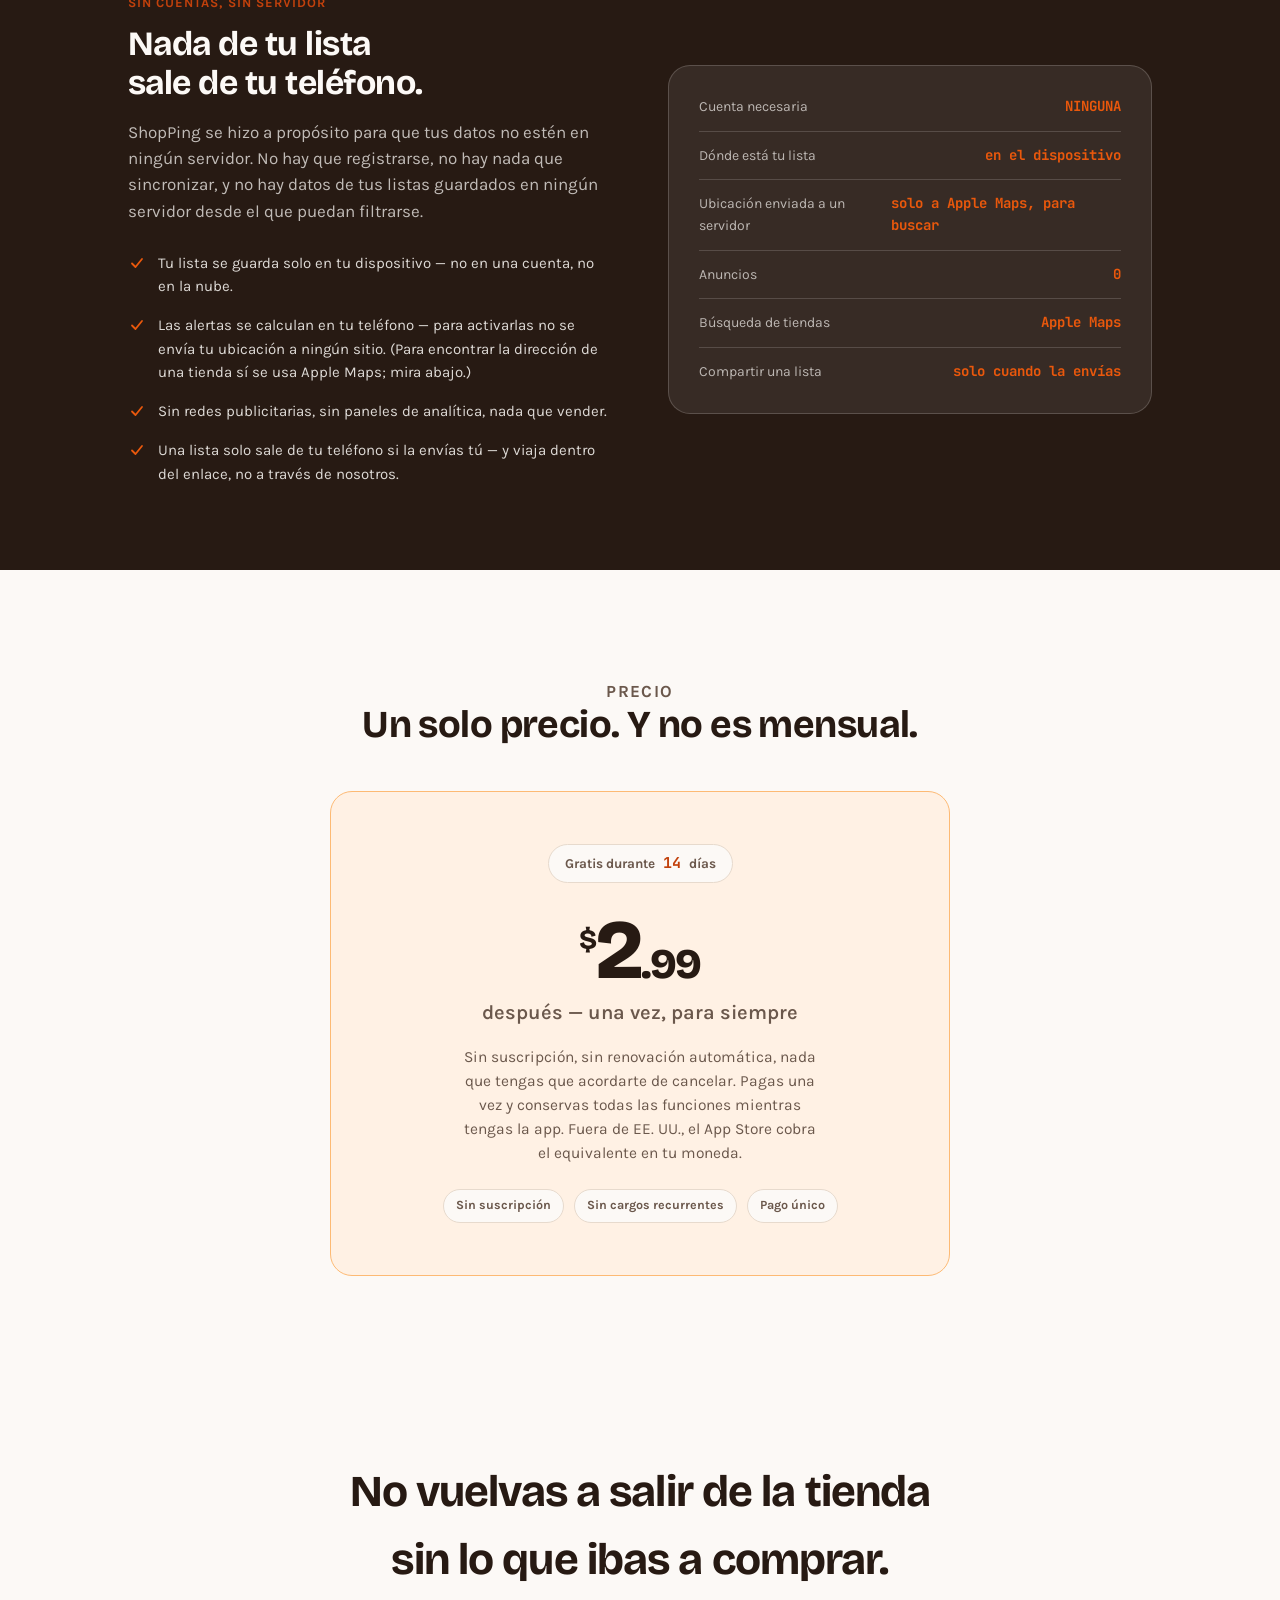
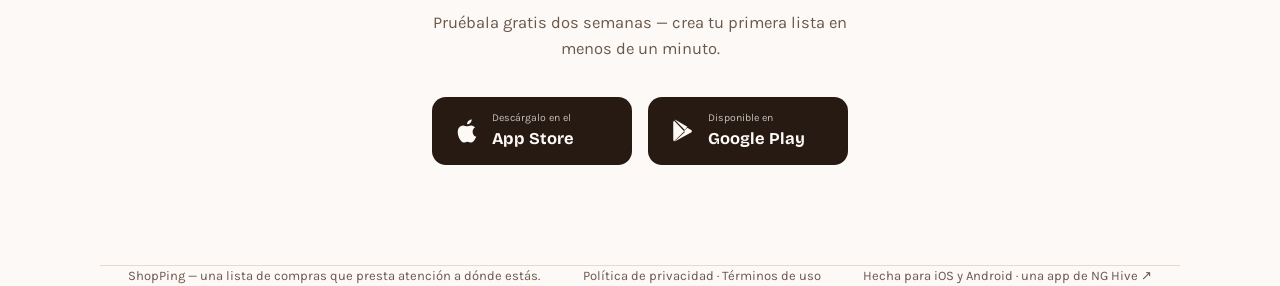
<file: es/index.html>
<!DOCTYPE html>
<html lang="es">
<head>
<meta charset="utf-8">
<meta name="viewport" content="width=device-width, initial-scale=1">
<title>ShopPing</title>
<meta name="description" content="ShopPing — una app de lista de compras que te avisa cuando estás cerca de una tienda con cosas pendientes en la lista. Gratis durante 14 días; después, $2.99 una sola vez, para siempre.">
<link rel="preconnect" href="https://fonts.gstatic.com" crossorigin>
<link rel="stylesheet" href="https://fonts.googleapis.com/css2?family=Bricolage+Grotesque:opsz,wght@12..96,400..800&family=Karla:ital,wght@0,400;0,500;0,600;0,700;1,400&family=JetBrains+Mono:wght@500;700&display=swap">
<style>
  :root {
    --paper: #fcf9f6;
    --paper-tint: #f7f0e9;
    --ink: #271a13;
    --ink-soft: #6b584c;
    --coral: #ea580c;
    --coral-strong: #c2410c;
    --coral-tint: #fdba74;
    --coral-wash: #fff1e4;
    --blue: #2563eb;
    --blue-tint: #dbeafe;
    --sand: #e7dacd;
    --sand-strong: #d8c6b3;
    --green: #16a34a;
    --shadow: rgba(39, 26, 19, 0.10);
    --radius-lg: 22px;
    --radius-md: 14px;
    color-scheme: light;
  }

  @media (prefers-color-scheme: dark) {
    :root:not([data-theme="light"]) {
      --paper: #1c130e;
      --paper-tint: #241a13;
      --ink: #f4ece3;
      --ink-soft: #c3ab98;
      --coral: #fb923c;
      --coral-strong: #fdba74;
      --coral-tint: #c2410c;
      --coral-wash: #2e1c10;
      --blue: #7fa8ff;
      --blue-tint: #16233d;
      --sand: #3a2c21;
      --sand-strong: #4a392c;
      --green: #4ade80;
      --shadow: rgba(0, 0, 0, 0.35);
      color-scheme: dark;
    }
  }

  :root[data-theme="dark"] {
    --paper: #1c130e;
    --paper-tint: #241a13;
    --ink: #f4ece3;
    --ink-soft: #c3ab98;
    --coral: #fb923c;
    --coral-strong: #fdba74;
    --coral-tint: #c2410c;
    --coral-wash: #2e1c10;
    --blue: #7fa8ff;
    --blue-tint: #16233d;
    --sand: #3a2c21;
    --sand-strong: #4a392c;
    --green: #4ade80;
    --shadow: rgba(0, 0, 0, 0.35);
    color-scheme: dark;
  }

  * { box-sizing: border-box; }

  html { background: var(--paper); }

  body {
    margin: 0;
    background: var(--paper);
    color: var(--ink);
    font-family: "Karla", ui-sans-serif, system-ui, sans-serif;
    font-size: 17px;
    line-height: 1.55;
    -webkit-font-smoothing: antialiased;
  }

  img { max-width: 100%; }

  .wrap { max-width: 1080px; margin: 0 auto; padding: 0 28px; }

  h1, h2, h3 {
    font-family: "Bricolage Grotesque", ui-sans-serif, system-ui, sans-serif;
    font-weight: 700;
    text-wrap: balance;
    margin: 0;
    color: var(--ink);
  }

  .mono {
    font-family: "JetBrains Mono", ui-monospace, monospace;
    font-variant-numeric: tabular-nums;
  }

  a { color: inherit; }

  section { position: relative; }

  /* ---------- top bar ---------- */

  .topbar {
    position: sticky;
    top: 0;
    z-index: 20;
    background: color-mix(in srgb, var(--paper) 88%, transparent);
    backdrop-filter: blur(10px);
    border-bottom: 1px solid var(--sand);
  }

  .topbar-inner {
    display: flex;
    align-items: center;
    justify-content: space-between;
    padding: 16px 0;
  }

  .logo {
    display: flex;
    align-items: center;
    gap: 9px;
    font-family: "Bricolage Grotesque", sans-serif;
    font-weight: 700;
    font-size: 19px;
    letter-spacing: -0.01em;
  }

  .logo-mark {
    width: 26px;
    height: 26px;
    flex: none;
  }

  .topnav {
    display: flex;
    gap: 28px;
    font-size: 14.5px;
    font-weight: 600;
    color: var(--ink-soft);
  }

  .topnav a { text-decoration: none; }
  .topnav a:hover { color: var(--coral); }

  .topbar-end { display: flex; align-items: center; gap: 10px; }

  .nav-cta {
    background: var(--ink);
    color: var(--paper);
    padding: 9px 18px;
    border-radius: 999px;
    font-weight: 700;
    font-size: 14px;
    text-decoration: none;
    white-space: nowrap;
  }

  @media (max-width: 720px) {
    .topnav { display: none; }
  }

  /* ---------- hero ---------- */

  .hero {
    padding: 72px 0 88px;
    overflow: hidden;
  }

  .hero-grid {
    display: grid;
    grid-template-columns: 1.05fr 0.95fr;
    gap: 56px;
    align-items: center;
  }

  @media (max-width: 860px) {
    .hero-grid { grid-template-columns: 1fr; }
    .hero { padding: 44px 0 56px; }
  }

  .kicker {
    display: inline-flex;
    align-items: center;
    gap: 8px;
    font-size: 12.5px;
    font-weight: 700;
    letter-spacing: 0.09em;
    text-transform: uppercase;
    color: var(--coral-strong);
    margin-bottom: 18px;
  }

  .kicker::before {
    content: "";
    width: 7px;
    height: 7px;
    border-radius: 50%;
    background: var(--coral);
  }

  .hero h1 {
    font-size: clamp(38px, 5.4vw, 58px);
    line-height: 1.04;
    letter-spacing: -0.02em;
  }

  .hero h1 em {
    font-style: normal;
    color: var(--coral);
  }

  .hero-sub {
    margin: 22px 0 0;
    max-width: 46ch;
    font-size: 18px;
    color: var(--ink-soft);
  }

  .hero-trust {
    display: flex;
    align-items: center;
    gap: 10px;
    margin-top: 30px;
    font-size: 14px;
    color: var(--ink-soft);
  }

  .hero-trust svg { flex: none; }

  /* ---------- radar / phone scene ---------- */

  .scene {
    position: relative;
    aspect-ratio: 1 / 1;
    max-width: 440px;
    margin: 0 auto;
    display: grid;
    place-items: center;
  }

  .ring {
    position: absolute;
    border-radius: 50%;
    border: 1.5px solid var(--coral-tint);
    opacity: 0.55;
  }
  .ring.r1 { width: 40%; height: 40%; }
  .ring.r2 { width: 66%; height: 66%; }
  .ring.r3 { width: 92%; height: 92%; }

  @media (prefers-reduced-motion: no-preference) {
    .ring.pulse {
      animation: pulse-out 2.6s cubic-bezier(.2,.7,.3,1) 0.4s 1 both;
    }
    @keyframes pulse-out {
      0%   { transform: scale(0.55); opacity: 0; }
      18%  { opacity: 0.7; }
      100% { transform: scale(1); opacity: 0.55; }
    }
  }

  .store-dot {
    position: absolute;
    width: 34px;
    height: 34px;
    border-radius: 50%;
    background: var(--paper);
    border: 1.5px solid var(--sand-strong);
    display: grid;
    place-items: center;
    font-size: 15px;
    box-shadow: 0 6px 16px var(--shadow);
  }
  .store-dot.d1 { top: 6%; left: 14%; }
  .store-dot.d2 { bottom: 10%; left: 4%; }
  .store-dot.d3 { top: 2%; right: 10%; }
  .store-dot.d4 { bottom: 2%; right: 16%; }

  .pin {
    position: relative;
    z-index: 2;
    width: 74px;
    height: 74px;
    filter: drop-shadow(0 10px 18px var(--shadow));
  }

  .phone {
    position: absolute;
    z-index: 3;
    right: -6%;
    bottom: -6%;
    width: 168px;
    background: var(--ink);
    border-radius: 24px;
    padding: 8px;
    box-shadow: 0 22px 40px var(--shadow);
  }

  .phone-screen {
    background: var(--paper);
    border-radius: 17px;
    overflow: hidden;
    padding-top: 14px;
  }

  .phone-notch {
    width: 46px;
    height: 5px;
    border-radius: 3px;
    background: var(--sand-strong);
    margin: 0 auto 10px;
  }

  .phone-card {
    margin: 0 10px 10px;
    background: var(--paper-tint);
    border: 1px solid var(--sand);
    border-radius: 12px;
    padding: 9px;
    display: flex;
    gap: 8px;
    align-items: flex-start;
  }

  .phone-card .dot {
    width: 8px; height: 8px; border-radius: 50%;
    background: var(--coral); margin-top: 5px; flex: none;
  }

  .phone-card b { font-size: 10.5px; display: block; }
  .phone-card span { font-size: 9px; color: var(--ink-soft); display: block; margin-top: 2px; line-height: 1.35; }

  .phone-list-row {
    margin: 0 10px 8px;
    display: flex;
    align-items: center;
    gap: 7px;
    font-size: 9.5px;
    color: var(--ink-soft);
  }
  .phone-list-row .box {
    width: 11px; height: 11px; border-radius: 5px;
    border: 1.4px solid var(--sand-strong); flex: none;
  }
  .phone-list-row.done .box { background: transparent; border: none; color: var(--green); font-weight: 700; width: auto; }
  .phone-list-row.done span { text-decoration: line-through; opacity: 0.6; }

  /* ---------- sections shared ---------- */

  .eyebrow {
    font-size: 13px;
    font-weight: 700;
    letter-spacing: 0.08em;
    text-transform: uppercase;
    color: var(--coral-strong);
    margin: 0 0 12px;
  }

  .section-head {
    max-width: 56ch;
    margin-bottom: 44px;
  }

  .section-head h2 {
    font-size: clamp(28px, 3.6vw, 38px);
    letter-spacing: -0.015em;
    line-height: 1.12;
  }

  .section-head p {
    margin: 16px 0 0;
    color: var(--ink-soft);
    font-size: 17px;
  }

  /* ---------- how it works ---------- */

  .steps {
    padding: 84px 0;
    background: var(--paper-tint);
    border-top: 1px solid var(--sand);
    border-bottom: 1px solid var(--sand);
  }

  .step-list {
    display: grid;
    grid-template-columns: repeat(4, 1fr);
    gap: 0;
    counter-reset: step;
  }

  @media (max-width: 900px) {
    .step-list { grid-template-columns: 1fr 1fr; row-gap: 40px; }
  }
  @media (max-width: 560px) {
    .step-list { grid-template-columns: 1fr; }
  }

  .step {
    position: relative;
    padding: 0 22px 0 0;
    counter-increment: step;
  }

  .step:not(:last-child)::after {
    content: "";
    position: absolute;
    top: 21px;
    right: 0;
    width: 22px;
    height: 1px;
    background: repeating-linear-gradient(90deg, var(--coral-tint) 0 6px, transparent 6px 10px);
  }
  @media (max-width: 900px) {
    .step:not(:last-child)::after { display: none; }
  }

  .step-num {
    font-family: "JetBrains Mono", monospace;
    font-weight: 700;
    font-size: 14px;
    color: var(--coral);
    width: 42px;
    height: 42px;
    border: 1.5px solid var(--coral-tint);
    border-radius: 50%;
    display: grid;
    place-items: center;
    margin-bottom: 18px;
  }
  .step-num::before { content: counter(step); }

  .step h3 {
    font-size: 18px;
    margin-bottom: 8px;
  }

  .step p {
    margin: 0;
    font-size: 15px;
    color: var(--ink-soft);
    max-width: 30ch;
  }

  /* The practical small print under the steps — the questions testers
     actually asked, answered before anyone has to ask them. */
  .good-to-know {
    margin-top: 56px;
    padding: 26px 28px;
    border: 1px solid var(--sand);
    border-radius: var(--radius-md);
    background: var(--paper);
  }
  .good-to-know h3 {
    font-size: 16px;
    margin: 0 0 12px;
  }
  .good-to-know ul {
    margin: 0;
    padding-left: 20px;
    display: grid;
    gap: 8px;
  }
  .good-to-know li {
    font-size: 15px;
    color: var(--ink-soft);
  }
  .good-to-know b { color: var(--ink); font-weight: 600; }

  /* ---------- features ---------- */

  .features { padding: 88px 0; }

  .feature-grid {
    display: grid;
    grid-template-columns: repeat(3, 1fr);
    gap: 2px;
    background: var(--sand);
    border: 1px solid var(--sand);
    border-radius: var(--radius-lg);
    overflow: hidden;
  }

  @media (max-width: 860px) {
    .feature-grid { grid-template-columns: repeat(2, 1fr); }
    /* Nine cards over two columns leaves one on its own — let it take the
       whole row rather than sit beside an empty cell. */
    .feature:last-child { grid-column: 1 / -1; }
  }
  @media (max-width: 560px) {
    .feature-grid { grid-template-columns: 1fr; }
  }

  .feature {
    background: var(--paper);
    padding: 30px 26px;
    display: flex;
    flex-direction: column;
    gap: 14px;
  }

  .feature-icon {
    width: 40px;
    height: 40px;
    border-radius: 11px;
    background: var(--coral-wash);
    display: grid;
    place-items: center;
  }
  .feature-icon svg { width: 21px; height: 21px; }

  .feature h3 { font-size: 16.5px; }
  .feature p { margin: 0; font-size: 14.5px; color: var(--ink-soft); }

  /* ---------- privacy ---------- */

  .privacy {
    padding: 84px 0;
    background: var(--ink);
    color: var(--paper);
  }
  @media (prefers-color-scheme: dark) {
    :root:not([data-theme="light"]) .privacy { background: var(--paper-tint); }
  }
  :root[data-theme="dark"] .privacy { background: var(--paper-tint); }

  .privacy-grid {
    display: grid;
    grid-template-columns: 1fr 1fr;
    gap: 56px;
    align-items: center;
  }
  @media (max-width: 800px) {
    .privacy-grid { grid-template-columns: 1fr; gap: 32px; }
  }

  .privacy h2 {
    color: var(--paper);
    font-size: clamp(26px, 3.4vw, 34px);
    letter-spacing: -0.015em;
    line-height: 1.14;
  }
  :root[data-theme="dark"] .privacy h2 { color: var(--ink); }
  @media (prefers-color-scheme: dark) {
    :root:not([data-theme="light"]) .privacy h2 { color: var(--ink); }
  }

  .privacy p.lead {
    color: color-mix(in srgb, var(--paper) 72%, transparent);
    font-size: 17px;
    margin: 16px 0 0;
  }
  :root[data-theme="dark"] .privacy p.lead { color: var(--ink-soft); }
  @media (prefers-color-scheme: dark) {
    :root:not([data-theme="light"]) .privacy p.lead { color: var(--ink-soft); }
  }

  .privacy-list { list-style: none; margin: 28px 0 0; padding: 0; display: grid; gap: 16px; }
  .privacy-list li {
    display: flex; gap: 12px; align-items: flex-start;
    color: color-mix(in srgb, var(--paper) 86%, transparent);
    font-size: 15px;
  }
  :root[data-theme="dark"] .privacy-list li { color: var(--ink); }
  @media (prefers-color-scheme: dark) {
    :root:not([data-theme="light"]) .privacy-list li { color: var(--ink); }
  }
  .privacy-list svg { flex: none; margin-top: 2px; }

  .privacy-panel {
    background: color-mix(in srgb, var(--paper) 8%, transparent);
    border: 1px solid color-mix(in srgb, var(--paper) 18%, transparent);
    border-radius: var(--radius-lg);
    padding: 30px;
  }
  :root[data-theme="dark"] .privacy-panel {
    background: var(--paper);
    border-color: var(--sand);
  }
  @media (prefers-color-scheme: dark) {
    :root:not([data-theme="light"]) .privacy-panel {
      background: var(--paper);
      border-color: var(--sand);
    }
  }

  .privacy-row {
    display: flex;
    justify-content: space-between;
    align-items: baseline;
    padding: 13px 0;
    border-bottom: 1px solid color-mix(in srgb, var(--paper) 16%, transparent);
    color: var(--paper);
  }
  :root[data-theme="dark"] .privacy-row { color: var(--ink); border-color: var(--sand); }
  @media (prefers-color-scheme: dark) {
    :root:not([data-theme="light"]) .privacy-row { color: var(--ink); border-color: var(--sand); }
  }
  .privacy-row:last-child { border-bottom: none; padding-bottom: 0; }
  .privacy-row:first-child { padding-top: 0; }
  .privacy-row .label { font-size: 14px; color: color-mix(in srgb, var(--paper) 68%, transparent); }
  :root[data-theme="dark"] .privacy-row .label { color: var(--ink-soft); }
  @media (prefers-color-scheme: dark) {
    :root:not([data-theme="light"]) .privacy-row .label { color: var(--ink-soft); }
  }
  .privacy-row .val { font-family: "JetBrains Mono", monospace; font-weight: 700; font-size: 14px; color: var(--coral); }

  /* ---------- pricing ---------- */

  .pricing { padding: 92px 0; }

  .price-card {
    max-width: 620px;
    margin: 0 auto;
    text-align: center;
    background: var(--coral-wash);
    border: 1px solid var(--coral-tint);
    border-radius: var(--radius-lg);
    padding: 52px 40px;
  }

  .price-days {
    display: inline-flex;
    align-items: baseline;
    gap: 8px;
    background: var(--paper);
    border: 1px solid var(--sand);
    border-radius: 999px;
    padding: 7px 16px;
    font-size: 13.5px;
    font-weight: 700;
    color: var(--ink-soft);
    margin-bottom: 26px;
  }
  .price-days .mono { color: var(--coral-strong); font-size: 15px; }

  .price-amount {
    font-family: "Bricolage Grotesque", sans-serif;
    font-weight: 800;
    font-size: clamp(56px, 9vw, 84px);
    line-height: 1;
    letter-spacing: -0.02em;
    color: var(--ink);
  }
  .price-amount sup { font-size: 0.34em; top: -0.6em; }
  .price-amount .cents { font-size: 0.5em; }
  .price-amount .then { font-family: "Karla", sans-serif; font-weight: 600; font-size: 0.24em; color: var(--ink-soft); display: block; margin-top: 10px; letter-spacing: 0; }

  .price-note {
    margin: 22px auto 0;
    max-width: 40ch;
    color: var(--ink-soft);
    font-size: 15.5px;
  }

  .price-tags {
    display: flex;
    justify-content: center;
    gap: 10px;
    margin-top: 24px;
    flex-wrap: wrap;
  }
  .price-tag {
    font-size: 12.5px;
    font-weight: 700;
    padding: 6px 12px;
    border-radius: 999px;
    background: var(--paper);
    border: 1px solid var(--sand);
    color: var(--ink-soft);
  }

  /* ---------- download ---------- */

  .download {
    padding: 90px 0 100px;
    text-align: center;
  }

  .download h2 {
    font-size: clamp(30px, 4vw, 44px);
    letter-spacing: -0.02em;
  }

  .download p {
    color: var(--ink-soft);
    max-width: 42ch;
    margin: 16px auto 0;
    font-size: 16.5px;
  }

  .store-buttons {
    display: flex;
    justify-content: center;
    gap: 16px;
    margin-top: 36px;
    flex-wrap: wrap;
  }

  .store-btn {
    display: flex;
    align-items: center;
    gap: 12px;
    background: var(--ink);
    color: var(--paper);
    text-decoration: none;
    padding: 13px 22px;
    border-radius: 14px;
    min-width: 200px;
    text-align: left;
  }
  .store-btn svg { flex: none; }
  .store-btn .kv { display: flex; flex-direction: column; }
  .store-btn .kv .small { font-size: 10.5px; opacity: 0.75; }
  .store-btn .kv .big { font-size: 16.5px; font-weight: 700; font-family: "Bricolage Grotesque", sans-serif; }

  .store-btn.disabled {
    background: transparent;
    border: 1.5px dashed var(--sand-strong);
    color: var(--ink-soft);
    cursor: default;
  }
  .store-btn.disabled svg { opacity: 0.5; }

  .hero-stores {
    justify-content: flex-start;
    margin-top: 30px;
  }

  .hero-stores + .hero-trust { margin-top: 22px; }

  .download-note {
    margin-top: 18px;
    font-size: 13px;
    color: var(--ink-soft);
  }

  footer {
    border-top: 1px solid var(--sand);
    padding: 26px 0;
    display: flex;
    justify-content: space-between;
    align-items: center;
    font-size: 13px;
    color: var(--ink-soft);
    flex-wrap: wrap;
    gap: 10px 24px;
  }

  .footer-legal a { color: inherit; text-decoration: none; }
  .footer-legal a:hover { color: var(--coral); }
</style>

<link rel="canonical" href="https://shopping.nghive.app/es/">
<meta property="og:url" content="https://shopping.nghive.app/es/">
<meta property="og:title" content="ShopPing">
<meta property="og:description" content="ShopPing — una app de lista de compras que te avisa cuando estás cerca de una tienda con cosas pendientes en la lista. Gratis durante 14 días; después, $2.99 una sola vez, para siempre.">
<meta property="og:image" content="https://nghive.app/assets/header.jpg">
<meta property="og:site_name" content="NG Hive">
<meta property="og:type" content="website">
<meta name="twitter:card" content="summary_large_image">
<script type="application/ld+json">{"@context": "https://schema.org", "@type": "SoftwareApplication", "name": "ShopPing Nearby", "alternateName": "ShopPing", "operatingSystem": "iOS", "applicationCategory": "LifestyleApplication", "url": "https://shopping.nghive.app/", "downloadUrl": "https://apps.apple.com/us/app/shopping-nearby/id6802057059", "image": "https://nghive.app/assets/header.jpg", "description": "Una lista de compras que te avisa cuando estás cerca de una tienda que todavía tiene artículos en la lista.", "offers": {"@type": "Offer", "price": "2.99", "priceCurrency": "USD", "description": "Prueba gratuita de 14 días y después un pago único"}, "publisher": {"@type": "Organization", "name": "NG Hive", "url": "https://nghive.app/"}}</script>
<link rel="alternate" hreflang="en" href="https://shopping.nghive.app/">
<link rel="alternate" hreflang="es" href="https://shopping.nghive.app/es/">
<link rel="alternate" hreflang="de" href="https://shopping.nghive.app/de/">
<link rel="alternate" hreflang="fr" href="https://shopping.nghive.app/fr/">
<link rel="alternate" hreflang="ru" href="https://shopping.nghive.app/ru/">
<link rel="alternate" hreflang="pt" href="https://shopping.nghive.app/pt/">
<link rel="alternate" hreflang="x-default" href="https://shopping.nghive.app/">
<style>
  /* language picker */
  .lang-pick { position: relative; flex: none; }
  .lang-pick summary {
    list-style: none; cursor: pointer; user-select: none;
    display: inline-flex; align-items: center; gap: 5px;
    padding: 6px 10px; border: 1px solid var(--sand); border-radius: 999px;
    font: 700 12px/1.2 inherit; letter-spacing: .06em; color: var(--ink);
  }
  .lang-pick summary::-webkit-details-marker { display: none; }
  .lang-pick summary::after { content: ""; width: 5px; height: 5px; border: solid currentColor; border-width: 0 1.5px 1.5px 0; transform: translateY(-2px) rotate(45deg); opacity: .6; }
  .lang-pick summary:hover, .lang-pick[open] summary { border-color: var(--coral); }
  .lang-pick ul {
    position: absolute; right: 0; top: calc(100% + 8px); z-index: 60;
    margin: 0; padding: 6px; list-style: none; min-width: 150px;
    background: var(--paper); border: 1px solid var(--sand); border-radius: 12px;
    box-shadow: 0 14px 34px rgba(0, 0, 0, .16);
  }
  .lang-pick li { margin: 0; }
  .lang-pick a {
    display: block; padding: 7px 12px; border-radius: calc(12px - 4px);
    color: var(--ink); text-decoration: none; border: 0; font-weight: 500; font-size: 14.5px; letter-spacing: 0; text-transform: none;
  }
  .lang-pick a:hover { background: color-mix(in srgb, var(--coral) 12%, transparent); }
  .lang-pick a[aria-current] { color: var(--coral); font-weight: 700; }
</style>
<script src="../lang.js" defer></script>
</head>
<body>

<header class="topbar">
  <div class="wrap topbar-inner">
    <div class="logo">
      <svg class="logo-mark" viewBox="0 0 32 32" fill="none">
        <circle cx="16" cy="16" r="15" fill="var(--coral)"/>
        <path d="M16 6c-4.1 0-7.4 3.3-7.4 7.4 0 5.6 7.4 12.6 7.4 12.6s7.4-7 7.4-12.6C23.4 9.3 20.1 6 16 6z" fill="var(--paper)"/>
        <circle cx="16" cy="13.4" r="3.1" fill="var(--coral)"/>
      </svg>
      ShopPing
    </div>
    <nav class="topnav">
      <a href="#how">Cómo funciona</a>
      <a href="#features">Funciones</a>
      <a href="#pricing">Precio</a>
    </nav>
    <div class="topbar-end">
      <details class="lang-pick">
        <summary aria-label="Idioma">ES</summary>
        <ul>
          <li><a href="../" lang="en" hreflang="en">English</a></li>
          <li><a href="./" lang="es" hreflang="es" aria-current="page">Español</a></li>
          <li><a href="../de/" lang="de" hreflang="de">Deutsch</a></li>
          <li><a href="../fr/" lang="fr" hreflang="fr">Français</a></li>
          <li><a href="../ru/" lang="ru" hreflang="ru">Русский</a></li>
          <li><a href="../pt/" lang="pt" hreflang="pt">Português</a></li>
        </ul>
      </details>
      <a class="nav-cta" href="#download">Descargar la app</a>
    </div>
  </div>
</header>

<section class="hero">
  <div class="wrap hero-grid">
    <div>
      <p class="kicker">Una lista de compras que sabe dónde estás</p>
      <h1><em>Ya</em> estabas ahí.</h1>
      <p class="hero-sub">
        Y aun así se te olvidó la leche. ShopPing te avisa en el teléfono en cuanto
        estás cerca de una tienda con algo en tu lista — para que «justo ahí» por fin
        signifique «ya lo tengo», y no un mensaje a ti mismo veinte minutos tarde.
      </p>
      <div class="store-buttons hero-stores">
        <a class="store-btn" href="https://apps.apple.com/app/id6802057059" target="_blank" rel="noopener">
          <svg width="24" height="24" viewBox="0 0 24 24" fill="currentColor" aria-hidden="true"><path d="M16.365 1.43c0 1.14-.463 2.096-1.184 2.883-.796.83-2.083 1.474-3.13 1.474-.11-1.11.464-2.223 1.183-2.94.796-.83 2.148-1.443 3.131-1.417zM20.62 17.104c-.472 1.09-.694 1.577-1.297 2.548-.842 1.35-2.03 3.036-3.501 3.05-1.303.014-1.64-.85-3.41-.84-1.77.01-2.14.855-3.443.841-1.472-.014-2.596-1.53-3.438-2.878-2.36-3.78-2.607-8.22-1.15-10.582.958-1.535 2.518-2.432 3.987-2.432 1.494 0 2.435.85 3.673.85 1.203 0 1.933-.85 3.674-.85 1.32 0 2.717.72 3.717 1.964-3.27 1.79-2.74 6.463.188 8.329z"/></svg>
          <span class="kv"><span class="small">Descárgalo en el</span><span class="big">App Store</span></span>
        </a>
        <a class="store-btn" href="https://play.google.com/store/apps/details?id=app.nghive.shopping" target="_blank" rel="noopener">
          <svg width="24" height="24" viewBox="0 0 24 24" fill="currentColor" aria-hidden="true"><path d="M3.6 2.6c-.4.4-.6.9-.6 1.5v15.8c0 .6.2 1.1.6 1.5l.2.1L13 12.4v-.2L3.8 2.5l-.2.1zM16 15.3l-3-3v-.2l3-3 3.5 2c1 .6 1 1.6 0 2.2l-3.5 2zM4.4 21.5 13.7 13l2.3 2.3-10.8 6c-.3.2-.7.3-1 .2l.2 0zM13.7 11l-9.3-9.4c.3-.1.6 0 .9.2L16 8l-2.3 3z"/></svg>
          <span class="kv"><span class="small">Disponible en</span><span class="big">Google Play</span></span>
        </a>
      </div>
      <div class="hero-trust">
        <svg width="16" height="16" viewBox="0 0 16 16" fill="none"><path d="M8 1.5 2.5 3.6v3.8c0 3.6 2.3 6.6 5.5 7.6 3.2-1 5.5-4 5.5-7.6V3.6L8 1.5z" stroke="var(--coral)" stroke-width="1.3"/></svg>
        Sin cuenta. Sin anuncios. Tu lista nunca sale de tu teléfono.
      </div>
    </div>
    <div class="scene">
      <div class="ring r3 pulse"></div>
      <div class="ring r2"></div>
      <div class="ring r1"></div>
      <div class="store-dot d1">🛒</div>
      <div class="store-dot d2">🎯</div>
      <div class="store-dot d3">💊</div>
      <div class="store-dot d4">📦</div>
      <svg class="pin" viewBox="0 0 74 74" fill="none">
        <circle cx="37" cy="37" r="37" fill="var(--coral)"/>
        <path d="M37 16c-8.3 0-15 6.7-15 15 0 11.3 15 25 15 25s15-13.7 15-25c0-8.3-6.7-15-15-15z" fill="var(--paper)"/>
        <path d="M30 30.5h14l-1.6 9.2a1.8 1.8 0 0 1-1.8 1.5h-7.2a1.8 1.8 0 0 1-1.8-1.5L30 30.5z" stroke="var(--coral)" stroke-width="1.6" fill="none"/>
        <path d="M31 30.5v-1.8a3.6 3.6 0 0 1 7.2 0v1.8" stroke="var(--coral)" stroke-width="1.6"/>
      </svg>
      <div class="phone">
        <div class="phone-screen">
          <div class="phone-notch"></div>
          <div class="phone-card">
            <span class="dot"></span>
            <div>
              <b>Estás cerca de Walmart</b>
              <span>Tienes 3 artículos en tu lista. ¿Te animas a pasar?</span>
            </div>
          </div>
          <div class="phone-list-row"><span class="box"></span><span>Papel de cocina</span></div>
          <div class="phone-list-row"><span class="box"></span><span>Aceite de oliva</span></div>
          <div class="phone-list-row done"><span>✓</span><span>Filtros de café</span></div>
        </div>
      </div>
    </div>
  </div>
</section>

<section class="steps" id="how">
  <div class="wrap">
    <div class="section-head">
      <p class="eyebrow">Cómo funciona</p>
      <h2>Cuatro pasos, y después funciona sola en segundo plano.</h2>
    </div>
    <div class="step-list">
      <div class="step">
        <div class="step-num"></div>
        <h3>Permite la ubicación</h3>
        <p>ShopPing encuentra las tiendas reales que tienes cerca — las grandes cadenas de tu zona y cualquier otro sitio donde compres.</p>
      </div>
      <div class="step">
        <div class="step-num"></div>
        <h3>Elige tus tiendas</h3>
        <p>Quédate con las que de verdad visitas y crea una lista para cada una — nombre, foto, incluso un enlace.</p>
      </div>
      <div class="step">
        <div class="step-num"></div>
        <h3>Define la distancia</h3>
        <p>Un radio predeterminado para todo, o ajústalo tienda por tienda — en kilómetros o en millas, lo que se use en tu parte del mundo.</p>
      </div>
      <div class="step">
        <div class="step-num"></div>
        <h3>Pasa cerca</h3>
        <p>Tu teléfono te avisa justo ahí — con exactamente lo que falta en la lista de esa tienda.</p>
      </div>
    </div>

    <div class="good-to-know">
      <h3>Conviene saber</h3>
      <ul>
        <li><b>La búsqueda cercana muestra unas pocas, no todas las sucursales.</b> «Buscar tiendas cercanas» muestra hasta las 5 más cercanas en un radio de 80 km (50 millas), y las alertas de «Cualquier ubicación» cubren hasta las 8 más cercanas. En una ciudad con setenta Walgreens verás solo las pocas que tienes más a mano.</li>
        <li><b>¿Tu tienda está más lejos, o la cadena no aparece?</b> Añádela con «+ Mi propia tienda» y coloca tú mismo el marcador en el mapa — tendrá su propia lista y sus alertas, como cualquier otra tienda.</li>
        <li><b>La búsqueda por nombre mira alrededor del marcador.</b> Al añadir tu propia tienda, primero mueve el marcador a la zona correcta y luego busca — si no, buscará cerca de donde esté el marcador en ese momento.</li>
        <li><b>¿Quieres ver una alerta sin ir a ningún sitio?</b> Si ya estás dentro del radio de una de tus tiendas, Ajustes → «Comprobar ahora» te envía una en siete segundos. Bloquea el teléfono antes de que llegue — así es como llega en la vida real: en la pantalla bloqueada y en tu Apple Watch, si llevas uno.</li>
      </ul>
    </div>
  </div>
</section>

<section class="features" id="features">
  <div class="wrap">
    <div class="section-head">
      <p class="eyebrow">Por dentro</p>
      <h2>Los pequeños ajustes que la hacen útil de verdad.</h2>
      <p>Cualquier app de listas tiene un botón para añadir artículos. Esto es lo que ShopPing añade cuando ya llevas una semana usándola.</p>
    </div>
    <div class="feature-grid">
      <div class="feature">
        <div class="feature-icon"><svg viewBox="0 0 24 24" fill="none"><circle cx="12" cy="12" r="9" stroke="var(--coral)" stroke-width="1.6"/><circle cx="12" cy="12" r="4" stroke="var(--coral)" stroke-width="1.6"/></svg></div>
        <h3>Distancia por tienda</h3>
        <p>El supermercado puede avisarte a medio kilómetro; la farmacia de la que solo te acuerdas en la puerta, a 15 metros.</p>
      </div>
      <div class="feature">
        <div class="feature-icon"><svg viewBox="0 0 24 24" fill="none"><path d="M12 4v16M4 12h16" stroke="var(--coral)" stroke-width="1.6"/><circle cx="12" cy="12" r="9" stroke="var(--coral)" stroke-width="1.6"/></svg></div>
        <h3>Modo «cualquier sucursal»</h3>
        <p>Activa «Cualquier ubicación» para una cadena y la alerta salta cerca de cualquier sucursal por la que pases — no solo de la que elegiste al principio.</p>
      </div>
      <div class="feature">
        <div class="feature-icon"><svg viewBox="0 0 24 24" fill="none"><path d="M12 3 4 9v11h16V9l-8-6z" stroke="var(--coral)" stroke-width="1.6" stroke-linejoin="round"/><path d="M12 21v-6h4" stroke="var(--coral)" stroke-width="1.6"/></svg></div>
        <h3>Tiendas que no son de cadena</h3>
        <p>Pon un marcador para la tienda de la esquina o el puesto del mercado — tendrá su propia lista y sus alertas, igual que las grandes marcas.</p>
      </div>
      <div class="feature">
        <div class="feature-icon"><svg viewBox="0 0 24 24" fill="none"><text x="4" y="17" font-family="JetBrains Mono" font-size="14" font-weight="700" fill="var(--coral)">Aa</text></svg></div>
        <h3>Tamaño del texto, a tu gusto</h3>
        <p>Cuatro niveles por encima del predeterminado y un toque para volver — sin rebuscar en los ajustes del sistema.</p>
      </div>
      <div class="feature">
        <div class="feature-icon"><svg viewBox="0 0 24 24" fill="none"><circle cx="9" cy="7" r="1.4" fill="var(--coral)"/><circle cx="9" cy="12" r="1.4" fill="var(--coral)"/><circle cx="9" cy="17" r="1.4" fill="var(--coral)"/><circle cx="15" cy="7" r="1.4" fill="var(--coral)"/><circle cx="15" cy="12" r="1.4" fill="var(--coral)"/><circle cx="15" cy="17" r="1.4" fill="var(--coral)"/></svg></div>
        <h3>Ordena, o simplemente arrastra</h3>
        <p>A-Z, primero las que tienen más artículos, o arrastra tiendas y artículos al orden en que compras de verdad.</p>
      </div>
      <div class="feature">
        <div class="feature-icon"><svg viewBox="0 0 24 24" fill="none"><path d="M5 13l4 4 10-10" stroke="var(--coral)" stroke-width="2" stroke-linecap="round" stroke-linejoin="round"/></svg></div>
        <h3>Lo tachado se aparta</h3>
        <p>Marca algo como comprado y baja a su propia sección «Ya comprado», en vez de estorbar entre lo que falta.</p>
      </div>
      <div class="feature">
        <div class="feature-icon"><svg viewBox="0 0 24 24" fill="none"><path d="M4 12h16M14 6l6 6-6 6" stroke="var(--coral)" stroke-width="1.6" stroke-linecap="round" stroke-linejoin="round"/></svg></div>
        <h3>Envía una lista a alguien</h3>
        <p>Encárgale la compra a quien vaya a pasar por la tienda. Le llega como un mensaje; lo que ya tenía en su lista se queda tal cual — y lo que había tachado vuelve, porque si se lo enviaste otra vez, es que hace falta otra vez.</p>
      </div>
      <div class="feature">
        <div class="feature-icon"><svg viewBox="0 0 24 24" fill="none"><path d="M12 21s-6-5.6-6-10.5a6 6 0 0 1 12 0C18 15.4 12 21 12 21z" stroke="var(--coral)" stroke-width="1.6" stroke-linejoin="round"/><circle cx="12" cy="10.5" r="2.2" stroke="var(--coral)" stroke-width="1.6"/></svg></div>
        <h3>Cadenas locales, estés donde estés</h3>
        <p>Listas de tiendas ya preparadas para EE. UU., Canadá, México, Brasil, Reino Unido, Rusia, Francia, Alemania, España, Portugal, Australia y Nueva Zelanda, además de listas comunes para el resto de Latinoamérica y de Europa. El país se toma de dónde está tu teléfono al configurar la app, no de tu cuenta — y si te mudas, eliges el nuevo en los ajustes de la app.</p>
      </div>
      <div class="feature">
        <div class="feature-icon"><svg viewBox="0 0 24 24" fill="none"><circle cx="12" cy="12" r="9" stroke="var(--coral)" stroke-width="1.6"/><path d="M3 12h18M12 3c2.5 2.6 2.5 15.4 0 18M12 3c-2.5 2.6-2.5 15.4 0 18" stroke="var(--coral)" stroke-width="1.6"/></svg></div>
        <h3>Seis idiomas, millas o km</h3>
        <p>Inglés, ruso, francés, alemán, español y portugués (de Portugal y de Brasil) — sigue el idioma de tu teléfono, o puedes elegir uno tú. Las distancias se muestran en la unidad que usa tu idioma.</p>
      </div>
      <div class="feature">
        <div class="feature-icon"><svg viewBox="0 0 24 24" fill="none"><path d="M4 8h3l2-2h6l2 2h3v11H4V8z" stroke="var(--coral)" stroke-width="1.6" stroke-linejoin="round"/><circle cx="12" cy="13" r="3.2" stroke="var(--coral)" stroke-width="1.6"/></svg></div>
        <h3>Foto o enlace por artículo</h3>
        <p>Fotografía justo el producto que quieres, o pega un enlace — muy útil para todo lo que es fácil de confundir en el pasillo.</p>
      </div>
    </div>
  </div>
</section>

<section class="privacy">
  <div class="wrap privacy-grid">
    <div>
      <p class="eyebrow">Sin cuentas, sin servidor</p>
      <h2>Nada de tu lista sale de tu teléfono.</h2>
      <p class="lead">
        ShopPing se hizo a propósito para que tus datos no estén en ningún servidor. No hay
        que registrarse, no hay nada que sincronizar, y no hay datos de tus listas guardados
        en ningún servidor desde el que puedan filtrarse.
      </p>
      <ul class="privacy-list">
        <li>
          <svg width="18" height="18" viewBox="0 0 18 18" fill="none"><path d="M4 9.5 7.5 13 14 5" stroke="var(--coral)" stroke-width="1.8" stroke-linecap="round" stroke-linejoin="round"/></svg>
          Tu lista se guarda solo en tu dispositivo — no en una cuenta, no en la nube.
        </li>
        <li>
          <svg width="18" height="18" viewBox="0 0 18 18" fill="none"><path d="M4 9.5 7.5 13 14 5" stroke="var(--coral)" stroke-width="1.8" stroke-linecap="round" stroke-linejoin="round"/></svg>
          Las alertas se calculan en tu teléfono — para activarlas no se envía tu ubicación a ningún sitio. (Para encontrar la dirección de una tienda sí se usa Apple Maps; mira abajo.)
        </li>
        <li>
          <svg width="18" height="18" viewBox="0 0 18 18" fill="none"><path d="M4 9.5 7.5 13 14 5" stroke="var(--coral)" stroke-width="1.8" stroke-linecap="round" stroke-linejoin="round"/></svg>
          Sin redes publicitarias, sin paneles de analítica, nada que vender.
        </li>
        <li>
          <svg width="18" height="18" viewBox="0 0 18 18" fill="none"><path d="M4 9.5 7.5 13 14 5" stroke="var(--coral)" stroke-width="1.8" stroke-linecap="round" stroke-linejoin="round"/></svg>
          Una lista solo sale de tu teléfono si la envías tú — y viaja dentro del enlace, no a través de nosotros.
        </li>
      </ul>
    </div>
    <div class="privacy-panel">
      <div class="privacy-row"><span class="label">Cuenta necesaria</span><span class="val">NINGUNA</span></div>
      <div class="privacy-row"><span class="label">Dónde está tu lista</span><span class="val mono">en el dispositivo</span></div>
      <div class="privacy-row"><span class="label">Ubicación enviada a un servidor</span><span class="val mono">solo a Apple Maps, para buscar</span></div>
      <div class="privacy-row"><span class="label">Anuncios</span><span class="val mono">0</span></div>
      <div class="privacy-row"><span class="label">Búsqueda de tiendas</span><span class="val mono">Apple Maps</span></div>
      <div class="privacy-row"><span class="label">Compartir una lista</span><span class="val mono">solo cuando la envías</span></div>
    </div>
  </div>
</section>

<section class="pricing" id="pricing">
  <div class="wrap">
    <div class="section-head" style="margin-left:auto;margin-right:auto;text-align:center;">
      <p class="eyebrow" style="text-align:center;">Precio</p>
      <h2>Un solo precio. Y no es mensual.</h2>
    </div>
    <div class="price-card">
      <div class="price-days">Gratis durante <span class="mono">14</span> días</div>
      <div class="price-amount">
        <sup>$</sup>2<span class="cents">.99</span><span class="then">después — una vez, para siempre</span>
      </div>
      <p class="price-note">
        Sin suscripción, sin renovación automática, nada que tengas que acordarte de cancelar.
        Pagas una vez y conservas todas las funciones mientras tengas la app. Fuera de EE. UU.,
        el App Store cobra el equivalente en tu moneda.
      </p>
      <div class="price-tags">
        <span class="price-tag">Sin suscripción</span>
        <span class="price-tag">Sin cargos recurrentes</span>
        <span class="price-tag">Pago único</span>
      </div>
    </div>
  </div>
</section>

<section class="download" id="download">
  <div class="wrap">
    <h2>No vuelvas a salir de la tienda sin lo que ibas a comprar.</h2>
    <p>Pruébala gratis dos semanas — crea tu primera lista en menos de un minuto.</p>
    <div class="store-buttons">
      <a class="store-btn" href="https://apps.apple.com/app/id6802057059" target="_blank" rel="noopener">
        <svg width="26" height="26" viewBox="0 0 24 24" fill="var(--paper)"><path d="M16.365 1.43c0 1.14-.463 2.096-1.184 2.883-.796.83-2.083 1.474-3.13 1.474-.11-1.11.464-2.223 1.183-2.94.796-.83 2.148-1.443 3.131-1.417zM20.62 17.104c-.472 1.09-.694 1.577-1.297 2.548-.842 1.35-2.03 3.036-3.501 3.05-1.303.014-1.64-.85-3.41-.84-1.77.01-2.14.855-3.443.841-1.472-.014-2.596-1.53-3.438-2.878-2.36-3.78-2.607-8.22-1.15-10.582.958-1.535 2.518-2.432 3.987-2.432 1.494 0 2.435.85 3.673.85 1.203 0 1.933-.85 3.674-.85 1.32 0 2.717.72 3.717 1.964-3.27 1.79-2.74 6.463.188 8.329z"/></svg>
        <span class="kv"><span class="small">Descárgalo en el</span><span class="big">App Store</span></span>
      </a>
      <a class="store-btn" href="https://play.google.com/store/apps/details?id=app.nghive.shopping" target="_blank" rel="noopener">
        <svg width="26" height="26" viewBox="0 0 24 24" fill="var(--paper)"><path d="M3.6 2.6c-.4.4-.6.9-.6 1.5v15.8c0 .6.2 1.1.6 1.5l.2.1L13 12.4v-.2L3.8 2.5l-.2.1zM16 15.3l-3-3v-.2l3-3 3.5 2c1 .6 1 1.6 0 2.2l-3.5 2zM4.4 21.5 13.7 13l2.3 2.3-10.8 6c-.3.2-.7.3-1 .2l.2 0zM13.7 11l-9.3-9.4c.3-.1.6 0 .9.2L16 8l-2.3 3z"/></svg>
        <span class="kv"><span class="small">Disponible en</span><span class="big">Google Play</span></span>
      </a>
    </div>
  </div>
</section>

<footer class="wrap">
  <span>ShopPing — una lista de compras que presta atención a dónde estás.</span>
  <span class="footer-legal">
    <a href="legal#privacy">Política de privacidad</a>
    ·
    <a href="legal#terms">Términos de uso</a>
  </span>
  <span class="footer-legal">Hecha para iOS y Android · una app de <a href="https://nghive.app/" target="_blank" rel="noopener">NG Hive &#8599;</a></span>
</footer>

</body>
</html>
</file>
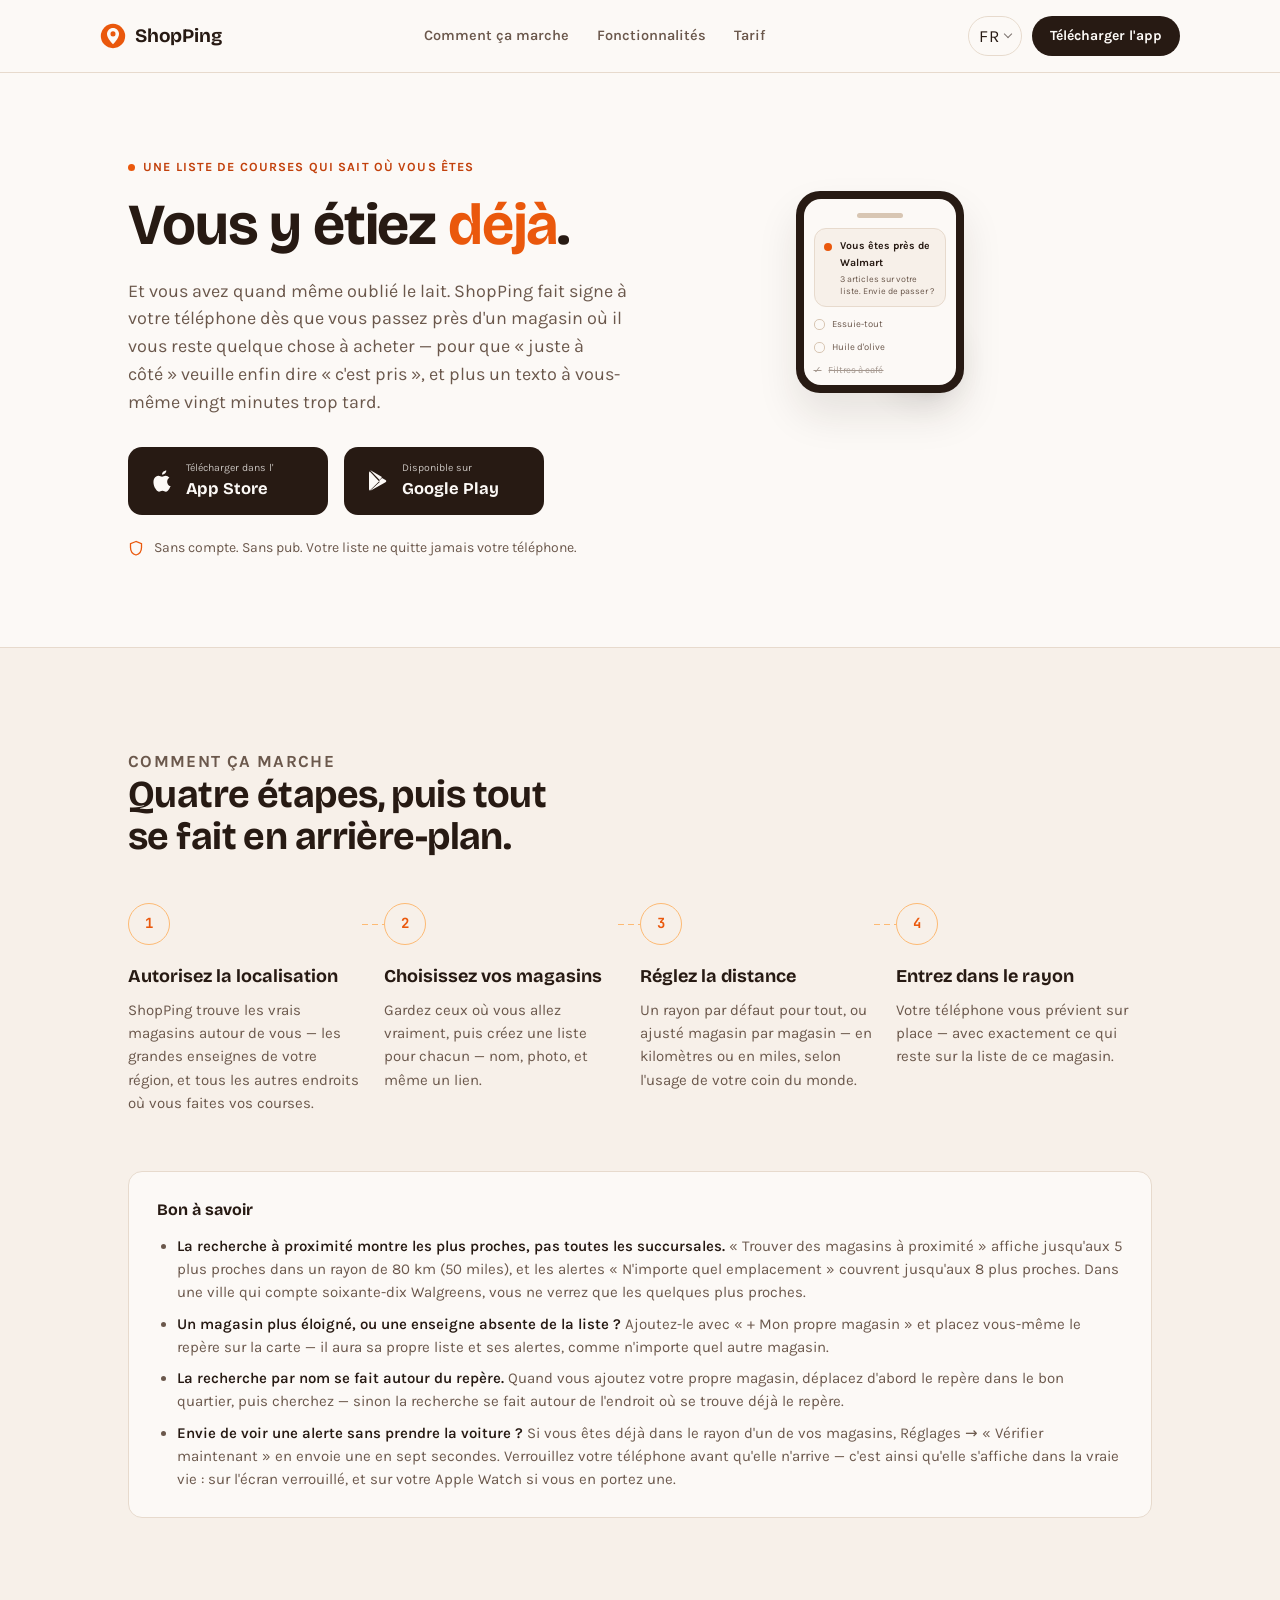
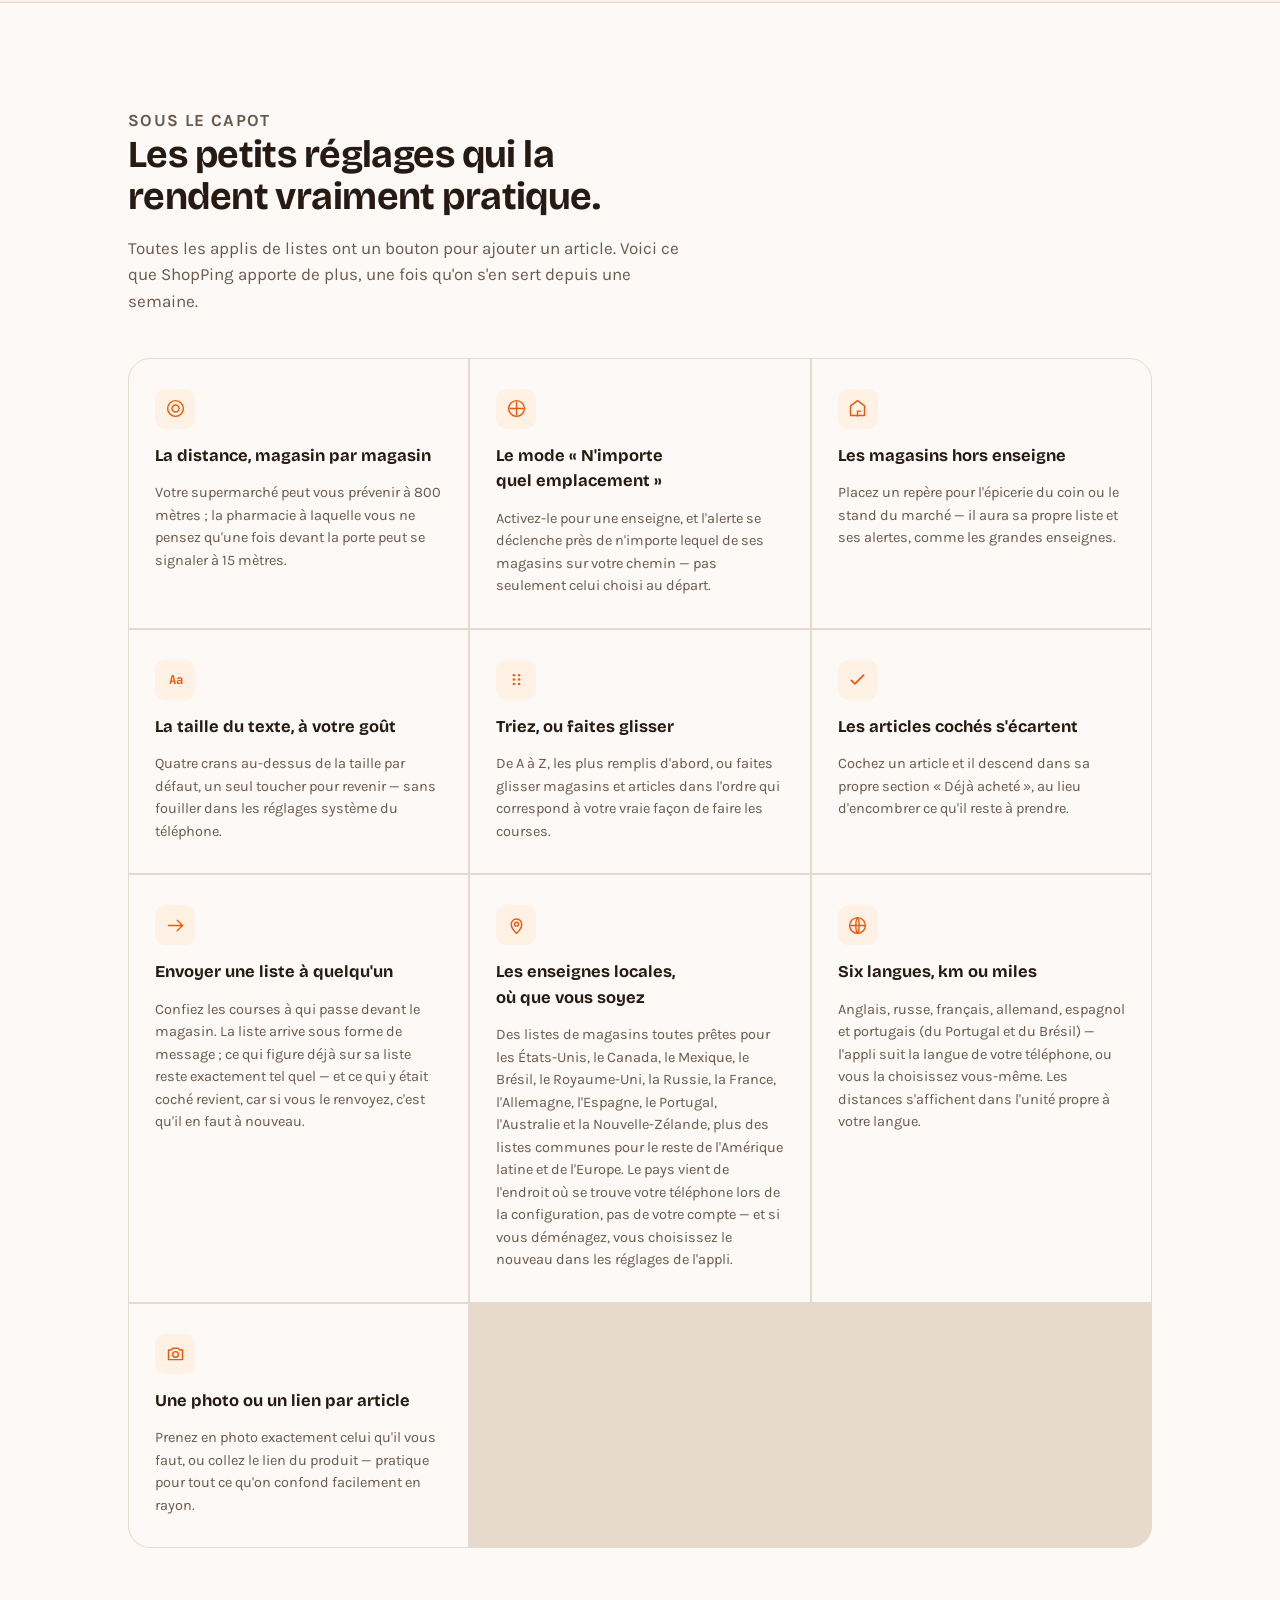
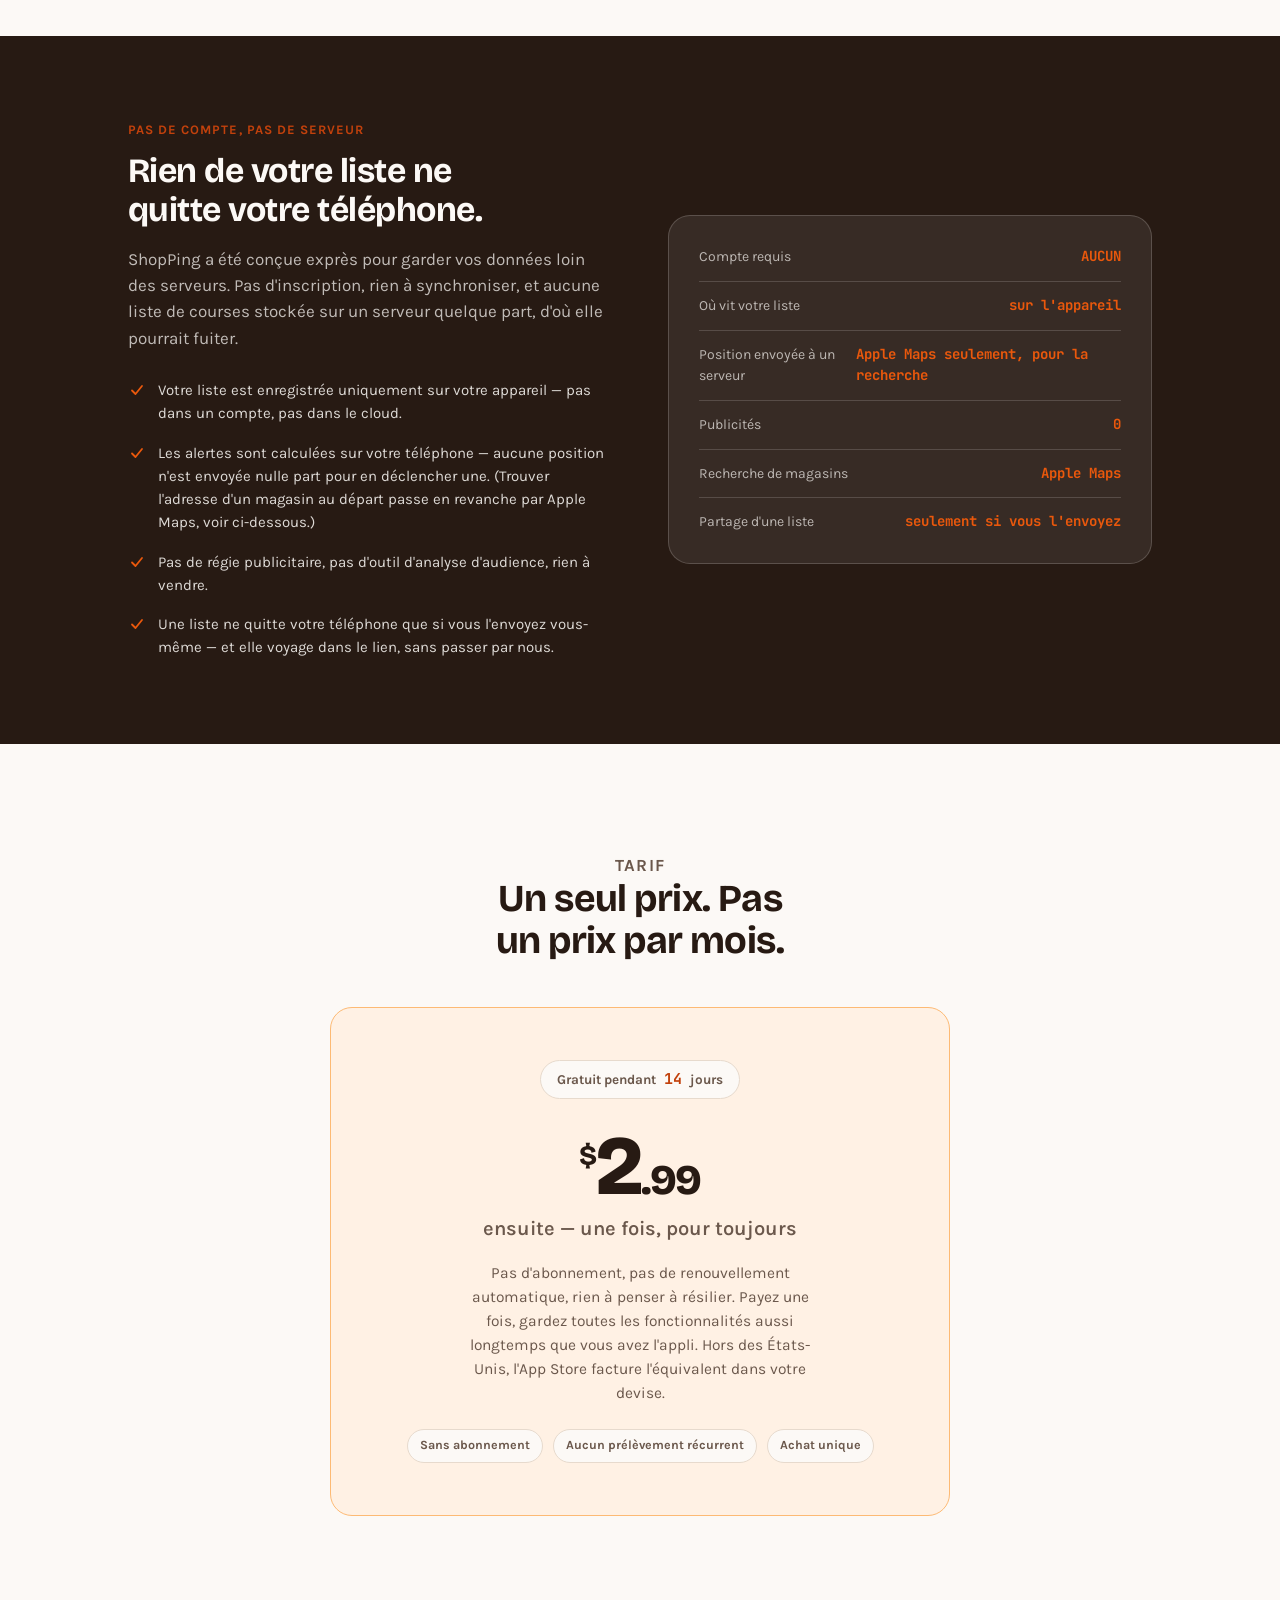
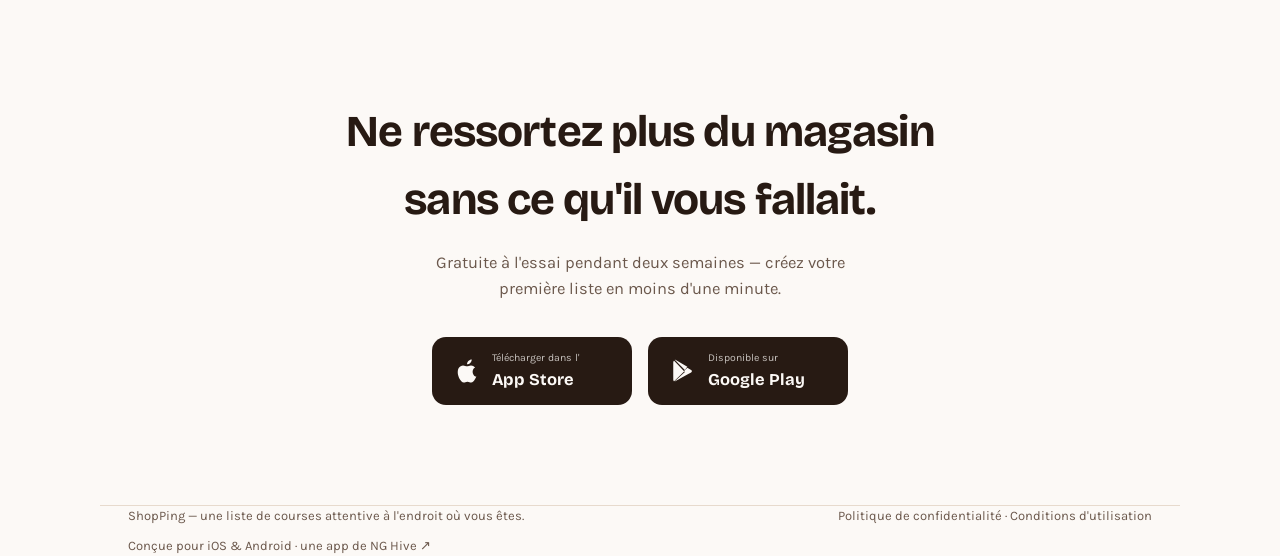
<file: fr/index.html>
<!DOCTYPE html>
<html lang="fr">
<head>
<meta charset="utf-8">
<meta name="viewport" content="width=device-width, initial-scale=1">
<title>ShopPing</title>
<meta name="description" content="ShopPing — une liste de courses qui vous prévient quand vous passez près d'un magasin où il vous reste des articles à acheter. Gratuite pendant 14 jours, puis $2.99 une seule fois, pour toujours.">
<link rel="preconnect" href="https://fonts.gstatic.com" crossorigin>
<link rel="stylesheet" href="https://fonts.googleapis.com/css2?family=Bricolage+Grotesque:opsz,wght@12..96,400..800&family=Karla:ital,wght@0,400;0,500;0,600;0,700;1,400&family=JetBrains+Mono:wght@500;700&display=swap">
<style>
  :root {
    --paper: #fcf9f6;
    --paper-tint: #f7f0e9;
    --ink: #271a13;
    --ink-soft: #6b584c;
    --coral: #ea580c;
    --coral-strong: #c2410c;
    --coral-tint: #fdba74;
    --coral-wash: #fff1e4;
    --blue: #2563eb;
    --blue-tint: #dbeafe;
    --sand: #e7dacd;
    --sand-strong: #d8c6b3;
    --green: #16a34a;
    --shadow: rgba(39, 26, 19, 0.10);
    --radius-lg: 22px;
    --radius-md: 14px;
    color-scheme: light;
  }

  @media (prefers-color-scheme: dark) {
    :root:not([data-theme="light"]) {
      --paper: #1c130e;
      --paper-tint: #241a13;
      --ink: #f4ece3;
      --ink-soft: #c3ab98;
      --coral: #fb923c;
      --coral-strong: #fdba74;
      --coral-tint: #c2410c;
      --coral-wash: #2e1c10;
      --blue: #7fa8ff;
      --blue-tint: #16233d;
      --sand: #3a2c21;
      --sand-strong: #4a392c;
      --green: #4ade80;
      --shadow: rgba(0, 0, 0, 0.35);
      color-scheme: dark;
    }
  }

  :root[data-theme="dark"] {
    --paper: #1c130e;
    --paper-tint: #241a13;
    --ink: #f4ece3;
    --ink-soft: #c3ab98;
    --coral: #fb923c;
    --coral-strong: #fdba74;
    --coral-tint: #c2410c;
    --coral-wash: #2e1c10;
    --blue: #7fa8ff;
    --blue-tint: #16233d;
    --sand: #3a2c21;
    --sand-strong: #4a392c;
    --green: #4ade80;
    --shadow: rgba(0, 0, 0, 0.35);
    color-scheme: dark;
  }

  * { box-sizing: border-box; }

  html { background: var(--paper); }

  body {
    margin: 0;
    background: var(--paper);
    color: var(--ink);
    font-family: "Karla", ui-sans-serif, system-ui, sans-serif;
    font-size: 17px;
    line-height: 1.55;
    -webkit-font-smoothing: antialiased;
  }

  img { max-width: 100%; }

  .wrap { max-width: 1080px; margin: 0 auto; padding: 0 28px; }

  h1, h2, h3 {
    font-family: "Bricolage Grotesque", ui-sans-serif, system-ui, sans-serif;
    font-weight: 700;
    text-wrap: balance;
    margin: 0;
    color: var(--ink);
  }

  .mono {
    font-family: "JetBrains Mono", ui-monospace, monospace;
    font-variant-numeric: tabular-nums;
  }

  a { color: inherit; }

  section { position: relative; }

  /* ---------- top bar ---------- */

  .topbar {
    position: sticky;
    top: 0;
    z-index: 20;
    background: color-mix(in srgb, var(--paper) 88%, transparent);
    backdrop-filter: blur(10px);
    border-bottom: 1px solid var(--sand);
  }

  .topbar-inner {
    display: flex;
    align-items: center;
    justify-content: space-between;
    padding: 16px 0;
  }

  .logo {
    display: flex;
    align-items: center;
    gap: 9px;
    font-family: "Bricolage Grotesque", sans-serif;
    font-weight: 700;
    font-size: 19px;
    letter-spacing: -0.01em;
  }

  .logo-mark {
    width: 26px;
    height: 26px;
    flex: none;
  }

  .topnav {
    display: flex;
    gap: 28px;
    font-size: 14.5px;
    font-weight: 600;
    color: var(--ink-soft);
  }

  .topnav a { text-decoration: none; }
  .topnav a:hover { color: var(--coral); }

  .topbar-end { display: flex; align-items: center; gap: 10px; }

  .nav-cta {
    background: var(--ink);
    color: var(--paper);
    padding: 9px 18px;
    border-radius: 999px;
    font-weight: 700;
    font-size: 14px;
    text-decoration: none;
    white-space: nowrap;
  }

  @media (max-width: 720px) {
    .topnav { display: none; }
  }

  /* ---------- hero ---------- */

  .hero {
    padding: 72px 0 88px;
    overflow: hidden;
  }

  .hero-grid {
    display: grid;
    grid-template-columns: 1.05fr 0.95fr;
    gap: 56px;
    align-items: center;
  }

  @media (max-width: 860px) {
    .hero-grid { grid-template-columns: 1fr; }
    .hero { padding: 44px 0 56px; }
  }

  .kicker {
    display: inline-flex;
    align-items: center;
    gap: 8px;
    font-size: 12.5px;
    font-weight: 700;
    letter-spacing: 0.09em;
    text-transform: uppercase;
    color: var(--coral-strong);
    margin-bottom: 18px;
  }

  .kicker::before {
    content: "";
    width: 7px;
    height: 7px;
    border-radius: 50%;
    background: var(--coral);
  }

  .hero h1 {
    font-size: clamp(38px, 5.4vw, 58px);
    line-height: 1.04;
    letter-spacing: -0.02em;
  }

  .hero h1 em {
    font-style: normal;
    color: var(--coral);
  }

  .hero-sub {
    margin: 22px 0 0;
    max-width: 46ch;
    font-size: 18px;
    color: var(--ink-soft);
  }

  .hero-trust {
    display: flex;
    align-items: center;
    gap: 10px;
    margin-top: 30px;
    font-size: 14px;
    color: var(--ink-soft);
  }

  .hero-trust svg { flex: none; }

  /* ---------- radar / phone scene ---------- */

  .scene {
    position: relative;
    aspect-ratio: 1 / 1;
    max-width: 440px;
    margin: 0 auto;
    display: grid;
    place-items: center;
  }

  .ring {
    position: absolute;
    border-radius: 50%;
    border: 1.5px solid var(--coral-tint);
    opacity: 0.55;
  }
  .ring.r1 { width: 40%; height: 40%; }
  .ring.r2 { width: 66%; height: 66%; }
  .ring.r3 { width: 92%; height: 92%; }

  @media (prefers-reduced-motion: no-preference) {
    .ring.pulse {
      animation: pulse-out 2.6s cubic-bezier(.2,.7,.3,1) 0.4s 1 both;
    }
    @keyframes pulse-out {
      0%   { transform: scale(0.55); opacity: 0; }
      18%  { opacity: 0.7; }
      100% { transform: scale(1); opacity: 0.55; }
    }
  }

  .store-dot {
    position: absolute;
    width: 34px;
    height: 34px;
    border-radius: 50%;
    background: var(--paper);
    border: 1.5px solid var(--sand-strong);
    display: grid;
    place-items: center;
    font-size: 15px;
    box-shadow: 0 6px 16px var(--shadow);
  }
  .store-dot.d1 { top: 6%; left: 14%; }
  .store-dot.d2 { bottom: 10%; left: 4%; }
  .store-dot.d3 { top: 2%; right: 10%; }
  .store-dot.d4 { bottom: 2%; right: 16%; }

  .pin {
    position: relative;
    z-index: 2;
    width: 74px;
    height: 74px;
    filter: drop-shadow(0 10px 18px var(--shadow));
  }

  .phone {
    position: absolute;
    z-index: 3;
    right: -6%;
    bottom: -6%;
    width: 168px;
    background: var(--ink);
    border-radius: 24px;
    padding: 8px;
    box-shadow: 0 22px 40px var(--shadow);
  }

  .phone-screen {
    background: var(--paper);
    border-radius: 17px;
    overflow: hidden;
    padding-top: 14px;
  }

  .phone-notch {
    width: 46px;
    height: 5px;
    border-radius: 3px;
    background: var(--sand-strong);
    margin: 0 auto 10px;
  }

  .phone-card {
    margin: 0 10px 10px;
    background: var(--paper-tint);
    border: 1px solid var(--sand);
    border-radius: 12px;
    padding: 9px;
    display: flex;
    gap: 8px;
    align-items: flex-start;
  }

  .phone-card .dot {
    width: 8px; height: 8px; border-radius: 50%;
    background: var(--coral); margin-top: 5px; flex: none;
  }

  .phone-card b { font-size: 10.5px; display: block; }
  .phone-card span { font-size: 9px; color: var(--ink-soft); display: block; margin-top: 2px; line-height: 1.35; }

  .phone-list-row {
    margin: 0 10px 8px;
    display: flex;
    align-items: center;
    gap: 7px;
    font-size: 9.5px;
    color: var(--ink-soft);
  }
  .phone-list-row .box {
    width: 11px; height: 11px; border-radius: 5px;
    border: 1.4px solid var(--sand-strong); flex: none;
  }
  .phone-list-row.done .box { background: transparent; border: none; color: var(--green); font-weight: 700; width: auto; }
  .phone-list-row.done span { text-decoration: line-through; opacity: 0.6; }

  /* ---------- sections shared ---------- */

  .eyebrow {
    font-size: 13px;
    font-weight: 700;
    letter-spacing: 0.08em;
    text-transform: uppercase;
    color: var(--coral-strong);
    margin: 0 0 12px;
  }

  .section-head {
    max-width: 56ch;
    margin-bottom: 44px;
  }

  .section-head h2 {
    font-size: clamp(28px, 3.6vw, 38px);
    letter-spacing: -0.015em;
    line-height: 1.12;
  }

  .section-head p {
    margin: 16px 0 0;
    color: var(--ink-soft);
    font-size: 17px;
  }

  /* ---------- how it works ---------- */

  .steps {
    padding: 84px 0;
    background: var(--paper-tint);
    border-top: 1px solid var(--sand);
    border-bottom: 1px solid var(--sand);
  }

  .step-list {
    display: grid;
    grid-template-columns: repeat(4, 1fr);
    gap: 0;
    counter-reset: step;
  }

  @media (max-width: 900px) {
    .step-list { grid-template-columns: 1fr 1fr; row-gap: 40px; }
  }
  @media (max-width: 560px) {
    .step-list { grid-template-columns: 1fr; }
  }

  .step {
    position: relative;
    padding: 0 22px 0 0;
    counter-increment: step;
  }

  .step:not(:last-child)::after {
    content: "";
    position: absolute;
    top: 21px;
    right: 0;
    width: 22px;
    height: 1px;
    background: repeating-linear-gradient(90deg, var(--coral-tint) 0 6px, transparent 6px 10px);
  }
  @media (max-width: 900px) {
    .step:not(:last-child)::after { display: none; }
  }

  .step-num {
    font-family: "JetBrains Mono", monospace;
    font-weight: 700;
    font-size: 14px;
    color: var(--coral);
    width: 42px;
    height: 42px;
    border: 1.5px solid var(--coral-tint);
    border-radius: 50%;
    display: grid;
    place-items: center;
    margin-bottom: 18px;
  }
  .step-num::before { content: counter(step); }

  .step h3 {
    font-size: 18px;
    margin-bottom: 8px;
  }

  .step p {
    margin: 0;
    font-size: 15px;
    color: var(--ink-soft);
    max-width: 30ch;
  }

  /* The practical small print under the steps — the questions testers
     actually asked, answered before anyone has to ask them. */
  .good-to-know {
    margin-top: 56px;
    padding: 26px 28px;
    border: 1px solid var(--sand);
    border-radius: var(--radius-md);
    background: var(--paper);
  }
  .good-to-know h3 {
    font-size: 16px;
    margin: 0 0 12px;
  }
  .good-to-know ul {
    margin: 0;
    padding-left: 20px;
    display: grid;
    gap: 8px;
  }
  .good-to-know li {
    font-size: 15px;
    color: var(--ink-soft);
  }
  .good-to-know b { color: var(--ink); font-weight: 600; }

  /* ---------- features ---------- */

  .features { padding: 88px 0; }

  .feature-grid {
    display: grid;
    grid-template-columns: repeat(3, 1fr);
    gap: 2px;
    background: var(--sand);
    border: 1px solid var(--sand);
    border-radius: var(--radius-lg);
    overflow: hidden;
  }

  @media (max-width: 860px) {
    .feature-grid { grid-template-columns: repeat(2, 1fr); }
    /* Nine cards over two columns leaves one on its own — let it take the
       whole row rather than sit beside an empty cell. */
    .feature:last-child { grid-column: 1 / -1; }
  }
  @media (max-width: 560px) {
    .feature-grid { grid-template-columns: 1fr; }
  }

  .feature {
    background: var(--paper);
    padding: 30px 26px;
    display: flex;
    flex-direction: column;
    gap: 14px;
  }

  .feature-icon {
    width: 40px;
    height: 40px;
    border-radius: 11px;
    background: var(--coral-wash);
    display: grid;
    place-items: center;
  }
  .feature-icon svg { width: 21px; height: 21px; }

  .feature h3 { font-size: 16.5px; }
  .feature p { margin: 0; font-size: 14.5px; color: var(--ink-soft); }

  /* ---------- privacy ---------- */

  .privacy {
    padding: 84px 0;
    background: var(--ink);
    color: var(--paper);
  }
  @media (prefers-color-scheme: dark) {
    :root:not([data-theme="light"]) .privacy { background: var(--paper-tint); }
  }
  :root[data-theme="dark"] .privacy { background: var(--paper-tint); }

  .privacy-grid {
    display: grid;
    grid-template-columns: 1fr 1fr;
    gap: 56px;
    align-items: center;
  }
  @media (max-width: 800px) {
    .privacy-grid { grid-template-columns: 1fr; gap: 32px; }
  }

  .privacy h2 {
    color: var(--paper);
    font-size: clamp(26px, 3.4vw, 34px);
    letter-spacing: -0.015em;
    line-height: 1.14;
  }
  :root[data-theme="dark"] .privacy h2 { color: var(--ink); }
  @media (prefers-color-scheme: dark) {
    :root:not([data-theme="light"]) .privacy h2 { color: var(--ink); }
  }

  .privacy p.lead {
    color: color-mix(in srgb, var(--paper) 72%, transparent);
    font-size: 17px;
    margin: 16px 0 0;
  }
  :root[data-theme="dark"] .privacy p.lead { color: var(--ink-soft); }
  @media (prefers-color-scheme: dark) {
    :root:not([data-theme="light"]) .privacy p.lead { color: var(--ink-soft); }
  }

  .privacy-list { list-style: none; margin: 28px 0 0; padding: 0; display: grid; gap: 16px; }
  .privacy-list li {
    display: flex; gap: 12px; align-items: flex-start;
    color: color-mix(in srgb, var(--paper) 86%, transparent);
    font-size: 15px;
  }
  :root[data-theme="dark"] .privacy-list li { color: var(--ink); }
  @media (prefers-color-scheme: dark) {
    :root:not([data-theme="light"]) .privacy-list li { color: var(--ink); }
  }
  .privacy-list svg { flex: none; margin-top: 2px; }

  .privacy-panel {
    background: color-mix(in srgb, var(--paper) 8%, transparent);
    border: 1px solid color-mix(in srgb, var(--paper) 18%, transparent);
    border-radius: var(--radius-lg);
    padding: 30px;
  }
  :root[data-theme="dark"] .privacy-panel {
    background: var(--paper);
    border-color: var(--sand);
  }
  @media (prefers-color-scheme: dark) {
    :root:not([data-theme="light"]) .privacy-panel {
      background: var(--paper);
      border-color: var(--sand);
    }
  }

  .privacy-row {
    display: flex;
    justify-content: space-between;
    align-items: baseline;
    padding: 13px 0;
    border-bottom: 1px solid color-mix(in srgb, var(--paper) 16%, transparent);
    color: var(--paper);
  }
  :root[data-theme="dark"] .privacy-row { color: var(--ink); border-color: var(--sand); }
  @media (prefers-color-scheme: dark) {
    :root:not([data-theme="light"]) .privacy-row { color: var(--ink); border-color: var(--sand); }
  }
  .privacy-row:last-child { border-bottom: none; padding-bottom: 0; }
  .privacy-row:first-child { padding-top: 0; }
  .privacy-row .label { font-size: 14px; color: color-mix(in srgb, var(--paper) 68%, transparent); }
  :root[data-theme="dark"] .privacy-row .label { color: var(--ink-soft); }
  @media (prefers-color-scheme: dark) {
    :root:not([data-theme="light"]) .privacy-row .label { color: var(--ink-soft); }
  }
  .privacy-row .val { font-family: "JetBrains Mono", monospace; font-weight: 700; font-size: 14px; color: var(--coral); }

  /* ---------- pricing ---------- */

  .pricing { padding: 92px 0; }

  .price-card {
    max-width: 620px;
    margin: 0 auto;
    text-align: center;
    background: var(--coral-wash);
    border: 1px solid var(--coral-tint);
    border-radius: var(--radius-lg);
    padding: 52px 40px;
  }

  .price-days {
    display: inline-flex;
    align-items: baseline;
    gap: 8px;
    background: var(--paper);
    border: 1px solid var(--sand);
    border-radius: 999px;
    padding: 7px 16px;
    font-size: 13.5px;
    font-weight: 700;
    color: var(--ink-soft);
    margin-bottom: 26px;
  }
  .price-days .mono { color: var(--coral-strong); font-size: 15px; }

  .price-amount {
    font-family: "Bricolage Grotesque", sans-serif;
    font-weight: 800;
    font-size: clamp(56px, 9vw, 84px);
    line-height: 1;
    letter-spacing: -0.02em;
    color: var(--ink);
  }
  .price-amount sup { font-size: 0.34em; top: -0.6em; }
  .price-amount .cents { font-size: 0.5em; }
  .price-amount .then { font-family: "Karla", sans-serif; font-weight: 600; font-size: 0.24em; color: var(--ink-soft); display: block; margin-top: 10px; letter-spacing: 0; }

  .price-note {
    margin: 22px auto 0;
    max-width: 40ch;
    color: var(--ink-soft);
    font-size: 15.5px;
  }

  .price-tags {
    display: flex;
    justify-content: center;
    gap: 10px;
    margin-top: 24px;
    flex-wrap: wrap;
  }
  .price-tag {
    font-size: 12.5px;
    font-weight: 700;
    padding: 6px 12px;
    border-radius: 999px;
    background: var(--paper);
    border: 1px solid var(--sand);
    color: var(--ink-soft);
  }

  /* ---------- download ---------- */

  .download {
    padding: 90px 0 100px;
    text-align: center;
  }

  .download h2 {
    font-size: clamp(30px, 4vw, 44px);
    letter-spacing: -0.02em;
  }

  .download p {
    color: var(--ink-soft);
    max-width: 42ch;
    margin: 16px auto 0;
    font-size: 16.5px;
  }

  .store-buttons {
    display: flex;
    justify-content: center;
    gap: 16px;
    margin-top: 36px;
    flex-wrap: wrap;
  }

  .store-btn {
    display: flex;
    align-items: center;
    gap: 12px;
    background: var(--ink);
    color: var(--paper);
    text-decoration: none;
    padding: 13px 22px;
    border-radius: 14px;
    min-width: 200px;
    text-align: left;
  }
  .store-btn svg { flex: none; }
  .store-btn .kv { display: flex; flex-direction: column; }
  .store-btn .kv .small { font-size: 10.5px; opacity: 0.75; }
  .store-btn .kv .big { font-size: 16.5px; font-weight: 700; font-family: "Bricolage Grotesque", sans-serif; }

  .store-btn.disabled {
    background: transparent;
    border: 1.5px dashed var(--sand-strong);
    color: var(--ink-soft);
    cursor: default;
  }
  .store-btn.disabled svg { opacity: 0.5; }

  .hero-stores {
    justify-content: flex-start;
    margin-top: 30px;
  }

  .hero-stores + .hero-trust { margin-top: 22px; }

  .download-note {
    margin-top: 18px;
    font-size: 13px;
    color: var(--ink-soft);
  }

  footer {
    border-top: 1px solid var(--sand);
    padding: 26px 0;
    display: flex;
    justify-content: space-between;
    align-items: center;
    font-size: 13px;
    color: var(--ink-soft);
    flex-wrap: wrap;
    gap: 10px 24px;
  }

  .footer-legal a { color: inherit; text-decoration: none; }
  .footer-legal a:hover { color: var(--coral); }
</style>

<link rel="canonical" href="https://shopping.nghive.app/fr/">
<meta property="og:url" content="https://shopping.nghive.app/fr/">
<meta property="og:title" content="ShopPing">
<meta property="og:description" content="ShopPing — une liste de courses qui vous prévient quand vous passez près d'un magasin où il vous reste des articles à acheter. Gratuite pendant 14 jours, puis $2.99 une seule fois, pour toujours.">
<meta property="og:image" content="https://nghive.app/assets/header.jpg">
<meta property="og:site_name" content="NG Hive">
<meta property="og:type" content="website">
<meta name="twitter:card" content="summary_large_image">
<script type="application/ld+json">{"@context": "https://schema.org", "@type": "SoftwareApplication", "name": "ShopPing Nearby", "alternateName": "ShopPing", "operatingSystem": "iOS", "applicationCategory": "LifestyleApplication", "url": "https://shopping.nghive.app/", "downloadUrl": "https://apps.apple.com/us/app/shopping-nearby/id6802057059", "image": "https://nghive.app/assets/header.jpg", "description": "Une liste de courses qui vous prévient quand vous êtes près d'un magasin où il reste des articles sur votre liste.", "offers": {"@type": "Offer", "price": "2.99", "priceCurrency": "USD", "description": "Essai gratuit de 14 jours, puis achat unique"}, "publisher": {"@type": "Organization", "name": "NG Hive", "url": "https://nghive.app/"}}</script>
<link rel="alternate" hreflang="en" href="https://shopping.nghive.app/">
<link rel="alternate" hreflang="es" href="https://shopping.nghive.app/es/">
<link rel="alternate" hreflang="de" href="https://shopping.nghive.app/de/">
<link rel="alternate" hreflang="fr" href="https://shopping.nghive.app/fr/">
<link rel="alternate" hreflang="ru" href="https://shopping.nghive.app/ru/">
<link rel="alternate" hreflang="pt" href="https://shopping.nghive.app/pt/">
<link rel="alternate" hreflang="x-default" href="https://shopping.nghive.app/">
<style>
  /* language picker */
  .lang-pick { position: relative; flex: none; }
  .lang-pick summary {
    list-style: none; cursor: pointer; user-select: none;
    display: inline-flex; align-items: center; gap: 5px;
    padding: 6px 10px; border: 1px solid var(--sand); border-radius: 999px;
    font: 700 12px/1.2 inherit; letter-spacing: .06em; color: var(--ink);
  }
  .lang-pick summary::-webkit-details-marker { display: none; }
  .lang-pick summary::after { content: ""; width: 5px; height: 5px; border: solid currentColor; border-width: 0 1.5px 1.5px 0; transform: translateY(-2px) rotate(45deg); opacity: .6; }
  .lang-pick summary:hover, .lang-pick[open] summary { border-color: var(--coral); }
  .lang-pick ul {
    position: absolute; right: 0; top: calc(100% + 8px); z-index: 60;
    margin: 0; padding: 6px; list-style: none; min-width: 150px;
    background: var(--paper); border: 1px solid var(--sand); border-radius: 12px;
    box-shadow: 0 14px 34px rgba(0, 0, 0, .16);
  }
  .lang-pick li { margin: 0; }
  .lang-pick a {
    display: block; padding: 7px 12px; border-radius: calc(12px - 4px);
    color: var(--ink); text-decoration: none; border: 0; font-weight: 500; font-size: 14.5px; letter-spacing: 0; text-transform: none;
  }
  .lang-pick a:hover { background: color-mix(in srgb, var(--coral) 12%, transparent); }
  .lang-pick a[aria-current] { color: var(--coral); font-weight: 700; }
</style>
<script src="../lang.js" defer></script>
</head>
<body>

<header class="topbar">
  <div class="wrap topbar-inner">
    <div class="logo">
      <svg class="logo-mark" viewBox="0 0 32 32" fill="none">
        <circle cx="16" cy="16" r="15" fill="var(--coral)"/>
        <path d="M16 6c-4.1 0-7.4 3.3-7.4 7.4 0 5.6 7.4 12.6 7.4 12.6s7.4-7 7.4-12.6C23.4 9.3 20.1 6 16 6z" fill="var(--paper)"/>
        <circle cx="16" cy="13.4" r="3.1" fill="var(--coral)"/>
      </svg>
      ShopPing
    </div>
    <nav class="topnav">
      <a href="#how">Comment ça marche</a>
      <a href="#features">Fonctionnalités</a>
      <a href="#pricing">Tarif</a>
    </nav>
    <div class="topbar-end">
      <details class="lang-pick">
        <summary aria-label="Langue">FR</summary>
        <ul>
          <li><a href="../" lang="en" hreflang="en">English</a></li>
          <li><a href="../es/" lang="es" hreflang="es">Español</a></li>
          <li><a href="../de/" lang="de" hreflang="de">Deutsch</a></li>
          <li><a href="./" lang="fr" hreflang="fr" aria-current="page">Français</a></li>
          <li><a href="../ru/" lang="ru" hreflang="ru">Русский</a></li>
          <li><a href="../pt/" lang="pt" hreflang="pt">Português</a></li>
        </ul>
      </details>
      <a class="nav-cta" href="#download">Télécharger l'app</a>
    </div>
  </div>
</header>

<section class="hero">
  <div class="wrap hero-grid">
    <div>
      <p class="kicker">Une liste de courses qui sait où vous êtes</p>
      <h1>Vous y étiez <em>déjà</em>.</h1>
      <p class="hero-sub">
        Et vous avez quand même oublié le lait. ShopPing fait signe à votre téléphone dès que
        vous passez près d'un magasin où il vous reste quelque chose à acheter — pour que « juste à côté »
        veuille enfin dire « c'est pris », et plus un texto à vous-même vingt minutes trop tard.
      </p>
      <div class="store-buttons hero-stores">
        <a class="store-btn" href="https://apps.apple.com/app/id6802057059" target="_blank" rel="noopener">
          <svg width="24" height="24" viewBox="0 0 24 24" fill="currentColor" aria-hidden="true"><path d="M16.365 1.43c0 1.14-.463 2.096-1.184 2.883-.796.83-2.083 1.474-3.13 1.474-.11-1.11.464-2.223 1.183-2.94.796-.83 2.148-1.443 3.131-1.417zM20.62 17.104c-.472 1.09-.694 1.577-1.297 2.548-.842 1.35-2.03 3.036-3.501 3.05-1.303.014-1.64-.85-3.41-.84-1.77.01-2.14.855-3.443.841-1.472-.014-2.596-1.53-3.438-2.878-2.36-3.78-2.607-8.22-1.15-10.582.958-1.535 2.518-2.432 3.987-2.432 1.494 0 2.435.85 3.673.85 1.203 0 1.933-.85 3.674-.85 1.32 0 2.717.72 3.717 1.964-3.27 1.79-2.74 6.463.188 8.329z"/></svg>
          <span class="kv"><span class="small">Télécharger dans l'</span><span class="big">App Store</span></span>
        </a>
        <a class="store-btn" href="https://play.google.com/store/apps/details?id=app.nghive.shopping" target="_blank" rel="noopener">
          <svg width="24" height="24" viewBox="0 0 24 24" fill="currentColor" aria-hidden="true"><path d="M3.6 2.6c-.4.4-.6.9-.6 1.5v15.8c0 .6.2 1.1.6 1.5l.2.1L13 12.4v-.2L3.8 2.5l-.2.1zM16 15.3l-3-3v-.2l3-3 3.5 2c1 .6 1 1.6 0 2.2l-3.5 2zM4.4 21.5 13.7 13l2.3 2.3-10.8 6c-.3.2-.7.3-1 .2l.2 0zM13.7 11l-9.3-9.4c.3-.1.6 0 .9.2L16 8l-2.3 3z"/></svg>
          <span class="kv"><span class="small">Disponible sur</span><span class="big">Google Play</span></span>
        </a>
      </div>
      <div class="hero-trust">
        <svg width="16" height="16" viewBox="0 0 16 16" fill="none"><path d="M8 1.5 2.5 3.6v3.8c0 3.6 2.3 6.6 5.5 7.6 3.2-1 5.5-4 5.5-7.6V3.6L8 1.5z" stroke="var(--coral)" stroke-width="1.3"/></svg>
        Sans compte. Sans pub. Votre liste ne quitte jamais votre téléphone.
      </div>
    </div>
    <div class="scene">
      <div class="ring r3 pulse"></div>
      <div class="ring r2"></div>
      <div class="ring r1"></div>
      <div class="store-dot d1">🛒</div>
      <div class="store-dot d2">🎯</div>
      <div class="store-dot d3">💊</div>
      <div class="store-dot d4">📦</div>
      <svg class="pin" viewBox="0 0 74 74" fill="none">
        <circle cx="37" cy="37" r="37" fill="var(--coral)"/>
        <path d="M37 16c-8.3 0-15 6.7-15 15 0 11.3 15 25 15 25s15-13.7 15-25c0-8.3-6.7-15-15-15z" fill="var(--paper)"/>
        <path d="M30 30.5h14l-1.6 9.2a1.8 1.8 0 0 1-1.8 1.5h-7.2a1.8 1.8 0 0 1-1.8-1.5L30 30.5z" stroke="var(--coral)" stroke-width="1.6" fill="none"/>
        <path d="M31 30.5v-1.8a3.6 3.6 0 0 1 7.2 0v1.8" stroke="var(--coral)" stroke-width="1.6"/>
      </svg>
      <div class="phone">
        <div class="phone-screen">
          <div class="phone-notch"></div>
          <div class="phone-card">
            <span class="dot"></span>
            <div>
              <b>Vous êtes près de Walmart</b>
              <span>3 articles sur votre liste. Envie de passer ?</span>
            </div>
          </div>
          <div class="phone-list-row"><span class="box"></span><span>Essuie-tout</span></div>
          <div class="phone-list-row"><span class="box"></span><span>Huile d'olive</span></div>
          <div class="phone-list-row done"><span>✓</span><span>Filtres à café</span></div>
        </div>
      </div>
    </div>
  </div>
</section>

<section class="steps" id="how">
  <div class="wrap">
    <div class="section-head">
      <p class="eyebrow">Comment ça marche</p>
      <h2>Quatre étapes, puis tout se fait en arrière-plan.</h2>
    </div>
    <div class="step-list">
      <div class="step">
        <div class="step-num"></div>
        <h3>Autorisez la localisation</h3>
        <p>ShopPing trouve les vrais magasins autour de vous — les grandes enseignes de votre région, et tous les autres endroits où vous faites vos courses.</p>
      </div>
      <div class="step">
        <div class="step-num"></div>
        <h3>Choisissez vos magasins</h3>
        <p>Gardez ceux où vous allez vraiment, puis créez une liste pour chacun — nom, photo, et même un lien.</p>
      </div>
      <div class="step">
        <div class="step-num"></div>
        <h3>Réglez la distance</h3>
        <p>Un rayon par défaut pour tout, ou ajusté magasin par magasin — en kilomètres ou en miles, selon l'usage de votre coin du monde.</p>
      </div>
      <div class="step">
        <div class="step-num"></div>
        <h3>Entrez dans le rayon</h3>
        <p>Votre téléphone vous prévient sur place — avec exactement ce qui reste sur la liste de ce magasin.</p>
      </div>
    </div>

    <div class="good-to-know">
      <h3>Bon à savoir</h3>
      <ul>
        <li><b>La recherche à proximité montre les plus proches, pas toutes les succursales.</b> « Trouver des magasins à proximité » affiche jusqu'aux 5 plus proches dans un rayon de 80 km (50 miles), et les alertes « N'importe quel emplacement » couvrent jusqu'aux 8 plus proches. Dans une ville qui compte soixante-dix Walgreens, vous ne verrez que les quelques plus proches.</li>
        <li><b>Un magasin plus éloigné, ou une enseigne absente de la liste ?</b> Ajoutez-le avec « + Mon propre magasin » et placez vous-même le repère sur la carte — il aura sa propre liste et ses alertes, comme n'importe quel autre magasin.</li>
        <li><b>La recherche par nom se fait autour du repère.</b> Quand vous ajoutez votre propre magasin, déplacez d'abord le repère dans le bon quartier, puis cherchez — sinon la recherche se fait autour de l'endroit où se trouve déjà le repère.</li>
        <li><b>Envie de voir une alerte sans prendre la voiture ?</b> Si vous êtes déjà dans le rayon d'un de vos magasins, Réglages → « Vérifier maintenant » en envoie une en sept secondes. Verrouillez votre téléphone avant qu'elle n'arrive — c'est ainsi qu'elle s'affiche dans la vraie vie : sur l'écran verrouillé, et sur votre Apple Watch si vous en portez une.</li>
      </ul>
    </div>
  </div>
</section>

<section class="features" id="features">
  <div class="wrap">
    <div class="section-head">
      <p class="eyebrow">Sous le capot</p>
      <h2>Les petits réglages qui la rendent vraiment pratique.</h2>
      <p>Toutes les applis de listes ont un bouton pour ajouter un article. Voici ce que ShopPing apporte de plus, une fois qu'on s'en sert depuis une semaine.</p>
    </div>
    <div class="feature-grid">
      <div class="feature">
        <div class="feature-icon"><svg viewBox="0 0 24 24" fill="none"><circle cx="12" cy="12" r="9" stroke="var(--coral)" stroke-width="1.6"/><circle cx="12" cy="12" r="4" stroke="var(--coral)" stroke-width="1.6"/></svg></div>
        <h3>La distance, magasin par magasin</h3>
        <p>Votre supermarché peut vous prévenir à 800 mètres ; la pharmacie à laquelle vous ne pensez qu'une fois devant la porte peut se signaler à 15 mètres.</p>
      </div>
      <div class="feature">
        <div class="feature-icon"><svg viewBox="0 0 24 24" fill="none"><path d="M12 4v16M4 12h16" stroke="var(--coral)" stroke-width="1.6"/><circle cx="12" cy="12" r="9" stroke="var(--coral)" stroke-width="1.6"/></svg></div>
        <h3>Le mode « N'importe quel emplacement »</h3>
        <p>Activez-le pour une enseigne, et l'alerte se déclenche près de n'importe lequel de ses magasins sur votre chemin — pas seulement celui choisi au départ.</p>
      </div>
      <div class="feature">
        <div class="feature-icon"><svg viewBox="0 0 24 24" fill="none"><path d="M12 3 4 9v11h16V9l-8-6z" stroke="var(--coral)" stroke-width="1.6" stroke-linejoin="round"/><path d="M12 21v-6h4" stroke="var(--coral)" stroke-width="1.6"/></svg></div>
        <h3>Les magasins hors enseigne</h3>
        <p>Placez un repère pour l'épicerie du coin ou le stand du marché — il aura sa propre liste et ses alertes, comme les grandes enseignes.</p>
      </div>
      <div class="feature">
        <div class="feature-icon"><svg viewBox="0 0 24 24" fill="none"><text x="4" y="17" font-family="JetBrains Mono" font-size="14" font-weight="700" fill="var(--coral)">Aa</text></svg></div>
        <h3>La taille du texte, à votre goût</h3>
        <p>Quatre crans au-dessus de la taille par défaut, un seul toucher pour revenir — sans fouiller dans les réglages système du téléphone.</p>
      </div>
      <div class="feature">
        <div class="feature-icon"><svg viewBox="0 0 24 24" fill="none"><circle cx="9" cy="7" r="1.4" fill="var(--coral)"/><circle cx="9" cy="12" r="1.4" fill="var(--coral)"/><circle cx="9" cy="17" r="1.4" fill="var(--coral)"/><circle cx="15" cy="7" r="1.4" fill="var(--coral)"/><circle cx="15" cy="12" r="1.4" fill="var(--coral)"/><circle cx="15" cy="17" r="1.4" fill="var(--coral)"/></svg></div>
        <h3>Triez, ou faites glisser</h3>
        <p>De A à Z, les plus remplis d'abord, ou faites glisser magasins et articles dans l'ordre qui correspond à votre vraie façon de faire les courses.</p>
      </div>
      <div class="feature">
        <div class="feature-icon"><svg viewBox="0 0 24 24" fill="none"><path d="M5 13l4 4 10-10" stroke="var(--coral)" stroke-width="2" stroke-linecap="round" stroke-linejoin="round"/></svg></div>
        <h3>Les articles cochés s'écartent</h3>
        <p>Cochez un article et il descend dans sa propre section « Déjà acheté », au lieu d'encombrer ce qu'il reste à prendre.</p>
      </div>
      <div class="feature">
        <div class="feature-icon"><svg viewBox="0 0 24 24" fill="none"><path d="M4 12h16M14 6l6 6-6 6" stroke="var(--coral)" stroke-width="1.6" stroke-linecap="round" stroke-linejoin="round"/></svg></div>
        <h3>Envoyer une liste à quelqu'un</h3>
        <p>Confiez les courses à qui passe devant le magasin. La liste arrive sous forme de message ; ce qui figure déjà sur sa liste reste exactement tel quel — et ce qui y était coché revient, car si vous le renvoyez, c'est qu'il en faut à nouveau.</p>
      </div>
      <div class="feature">
        <div class="feature-icon"><svg viewBox="0 0 24 24" fill="none"><path d="M12 21s-6-5.6-6-10.5a6 6 0 0 1 12 0C18 15.4 12 21 12 21z" stroke="var(--coral)" stroke-width="1.6" stroke-linejoin="round"/><circle cx="12" cy="10.5" r="2.2" stroke="var(--coral)" stroke-width="1.6"/></svg></div>
        <h3>Les enseignes locales, où que vous soyez</h3>
        <p>Des listes de magasins toutes prêtes pour les États-Unis, le Canada, le Mexique, le Brésil, le Royaume-Uni, la Russie, la France, l'Allemagne, l'Espagne, le Portugal, l'Australie et la Nouvelle-Zélande, plus des listes communes pour le reste de l'Amérique latine et de l'Europe. Le pays vient de l'endroit où se trouve votre téléphone lors de la configuration, pas de votre compte — et si vous déménagez, vous choisissez le nouveau dans les réglages de l'appli.</p>
      </div>
      <div class="feature">
        <div class="feature-icon"><svg viewBox="0 0 24 24" fill="none"><circle cx="12" cy="12" r="9" stroke="var(--coral)" stroke-width="1.6"/><path d="M3 12h18M12 3c2.5 2.6 2.5 15.4 0 18M12 3c-2.5 2.6-2.5 15.4 0 18" stroke="var(--coral)" stroke-width="1.6"/></svg></div>
        <h3>Six langues, km ou miles</h3>
        <p>Anglais, russe, français, allemand, espagnol et portugais (du Portugal et du Brésil) — l'appli suit la langue de votre téléphone, ou vous la choisissez vous-même. Les distances s'affichent dans l'unité propre à votre langue.</p>
      </div>
      <div class="feature">
        <div class="feature-icon"><svg viewBox="0 0 24 24" fill="none"><path d="M4 8h3l2-2h6l2 2h3v11H4V8z" stroke="var(--coral)" stroke-width="1.6" stroke-linejoin="round"/><circle cx="12" cy="13" r="3.2" stroke="var(--coral)" stroke-width="1.6"/></svg></div>
        <h3>Une photo ou un lien par article</h3>
        <p>Prenez en photo exactement celui qu'il vous faut, ou collez le lien du produit — pratique pour tout ce qu'on confond facilement en rayon.</p>
      </div>
    </div>
  </div>
</section>

<section class="privacy">
  <div class="wrap privacy-grid">
    <div>
      <p class="eyebrow">Pas de compte, pas de serveur</p>
      <h2>Rien de votre liste ne quitte votre téléphone.</h2>
      <p class="lead">
        ShopPing a été conçue exprès pour garder vos données loin des serveurs. Pas
        d'inscription, rien à synchroniser, et aucune liste de courses stockée sur un
        serveur quelque part, d'où elle pourrait fuiter.
      </p>
      <ul class="privacy-list">
        <li>
          <svg width="18" height="18" viewBox="0 0 18 18" fill="none"><path d="M4 9.5 7.5 13 14 5" stroke="var(--coral)" stroke-width="1.8" stroke-linecap="round" stroke-linejoin="round"/></svg>
          Votre liste est enregistrée uniquement sur votre appareil — pas dans un compte, pas dans le cloud.
        </li>
        <li>
          <svg width="18" height="18" viewBox="0 0 18 18" fill="none"><path d="M4 9.5 7.5 13 14 5" stroke="var(--coral)" stroke-width="1.8" stroke-linecap="round" stroke-linejoin="round"/></svg>
          Les alertes sont calculées sur votre téléphone — aucune position n'est envoyée nulle part pour en déclencher une. (Trouver l'adresse d'un magasin au départ passe en revanche par Apple Maps, voir ci-dessous.)
        </li>
        <li>
          <svg width="18" height="18" viewBox="0 0 18 18" fill="none"><path d="M4 9.5 7.5 13 14 5" stroke="var(--coral)" stroke-width="1.8" stroke-linecap="round" stroke-linejoin="round"/></svg>
          Pas de régie publicitaire, pas d'outil d'analyse d'audience, rien à vendre.
        </li>
        <li>
          <svg width="18" height="18" viewBox="0 0 18 18" fill="none"><path d="M4 9.5 7.5 13 14 5" stroke="var(--coral)" stroke-width="1.8" stroke-linecap="round" stroke-linejoin="round"/></svg>
          Une liste ne quitte votre téléphone que si vous l'envoyez vous-même — et elle voyage dans le lien, sans passer par nous.
        </li>
      </ul>
    </div>
    <div class="privacy-panel">
      <div class="privacy-row"><span class="label">Compte requis</span><span class="val">AUCUN</span></div>
      <div class="privacy-row"><span class="label">Où vit votre liste</span><span class="val mono">sur l'appareil</span></div>
      <div class="privacy-row"><span class="label">Position envoyée à un serveur</span><span class="val mono">Apple Maps seulement, pour la recherche</span></div>
      <div class="privacy-row"><span class="label">Publicités</span><span class="val mono">0</span></div>
      <div class="privacy-row"><span class="label">Recherche de magasins</span><span class="val mono">Apple Maps</span></div>
      <div class="privacy-row"><span class="label">Partage d'une liste</span><span class="val mono">seulement si vous l'envoyez</span></div>
    </div>
  </div>
</section>

<section class="pricing" id="pricing">
  <div class="wrap">
    <div class="section-head" style="margin-left:auto;margin-right:auto;text-align:center;">
      <p class="eyebrow" style="text-align:center;">Tarif</p>
      <h2>Un seul prix. Pas un prix par mois.</h2>
    </div>
    <div class="price-card">
      <div class="price-days">Gratuit pendant <span class="mono">14</span> jours</div>
      <div class="price-amount">
        <sup>$</sup>2<span class="cents">.99</span><span class="then">ensuite — une fois, pour toujours</span>
      </div>
      <p class="price-note">
        Pas d'abonnement, pas de renouvellement automatique, rien à penser à résilier. Payez une fois,
        gardez toutes les fonctionnalités aussi longtemps que vous avez l'appli. Hors des États-Unis,
        l'App Store facture l'équivalent dans votre devise.
      </p>
      <div class="price-tags">
        <span class="price-tag">Sans abonnement</span>
        <span class="price-tag">Aucun prélèvement récurrent</span>
        <span class="price-tag">Achat unique</span>
      </div>
    </div>
  </div>
</section>

<section class="download" id="download">
  <div class="wrap">
    <h2>Ne ressortez plus du magasin sans ce qu'il vous fallait.</h2>
    <p>Gratuite à l'essai pendant deux semaines — créez votre première liste en moins d'une minute.</p>
    <div class="store-buttons">
      <a class="store-btn" href="https://apps.apple.com/app/id6802057059" target="_blank" rel="noopener">
        <svg width="26" height="26" viewBox="0 0 24 24" fill="var(--paper)"><path d="M16.365 1.43c0 1.14-.463 2.096-1.184 2.883-.796.83-2.083 1.474-3.13 1.474-.11-1.11.464-2.223 1.183-2.94.796-.83 2.148-1.443 3.131-1.417zM20.62 17.104c-.472 1.09-.694 1.577-1.297 2.548-.842 1.35-2.03 3.036-3.501 3.05-1.303.014-1.64-.85-3.41-.84-1.77.01-2.14.855-3.443.841-1.472-.014-2.596-1.53-3.438-2.878-2.36-3.78-2.607-8.22-1.15-10.582.958-1.535 2.518-2.432 3.987-2.432 1.494 0 2.435.85 3.673.85 1.203 0 1.933-.85 3.674-.85 1.32 0 2.717.72 3.717 1.964-3.27 1.79-2.74 6.463.188 8.329z"/></svg>
        <span class="kv"><span class="small">Télécharger dans l'</span><span class="big">App Store</span></span>
      </a>
      <a class="store-btn" href="https://play.google.com/store/apps/details?id=app.nghive.shopping" target="_blank" rel="noopener">
        <svg width="26" height="26" viewBox="0 0 24 24" fill="var(--paper)"><path d="M3.6 2.6c-.4.4-.6.9-.6 1.5v15.8c0 .6.2 1.1.6 1.5l.2.1L13 12.4v-.2L3.8 2.5l-.2.1zM16 15.3l-3-3v-.2l3-3 3.5 2c1 .6 1 1.6 0 2.2l-3.5 2zM4.4 21.5 13.7 13l2.3 2.3-10.8 6c-.3.2-.7.3-1 .2l.2 0zM13.7 11l-9.3-9.4c.3-.1.6 0 .9.2L16 8l-2.3 3z"/></svg>
        <span class="kv"><span class="small">Disponible sur</span><span class="big">Google Play</span></span>
      </a>
    </div>
  </div>
</section>

<footer class="wrap">
  <span>ShopPing — une liste de courses attentive à l'endroit où vous êtes.</span>
  <span class="footer-legal">
    <a href="legal#privacy">Politique de confidentialité</a>
    ·
    <a href="legal#terms">Conditions d'utilisation</a>
  </span>
  <span class="footer-legal">Conçue pour iOS &amp; Android · une app de <a href="https://nghive.app/" target="_blank" rel="noopener">NG Hive &#8599;</a></span>
</footer>

</body>
</html>
</file>
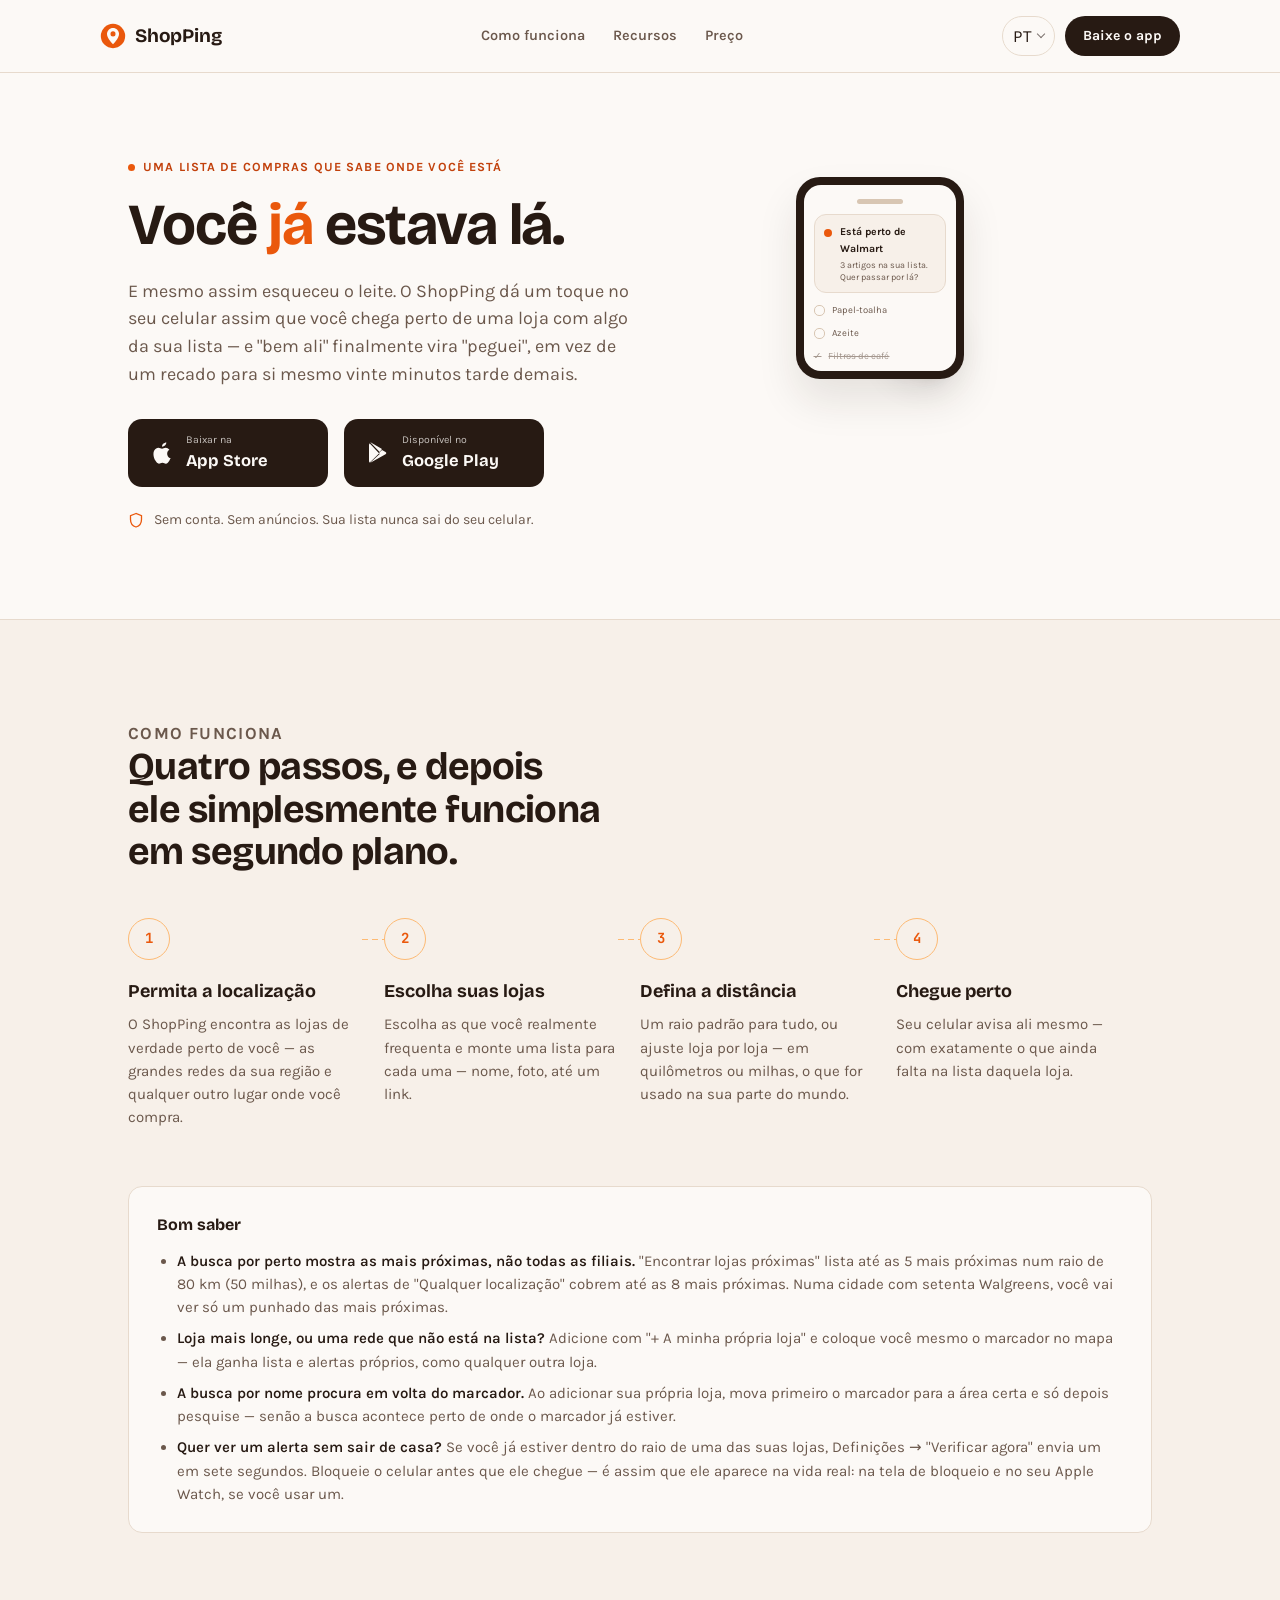
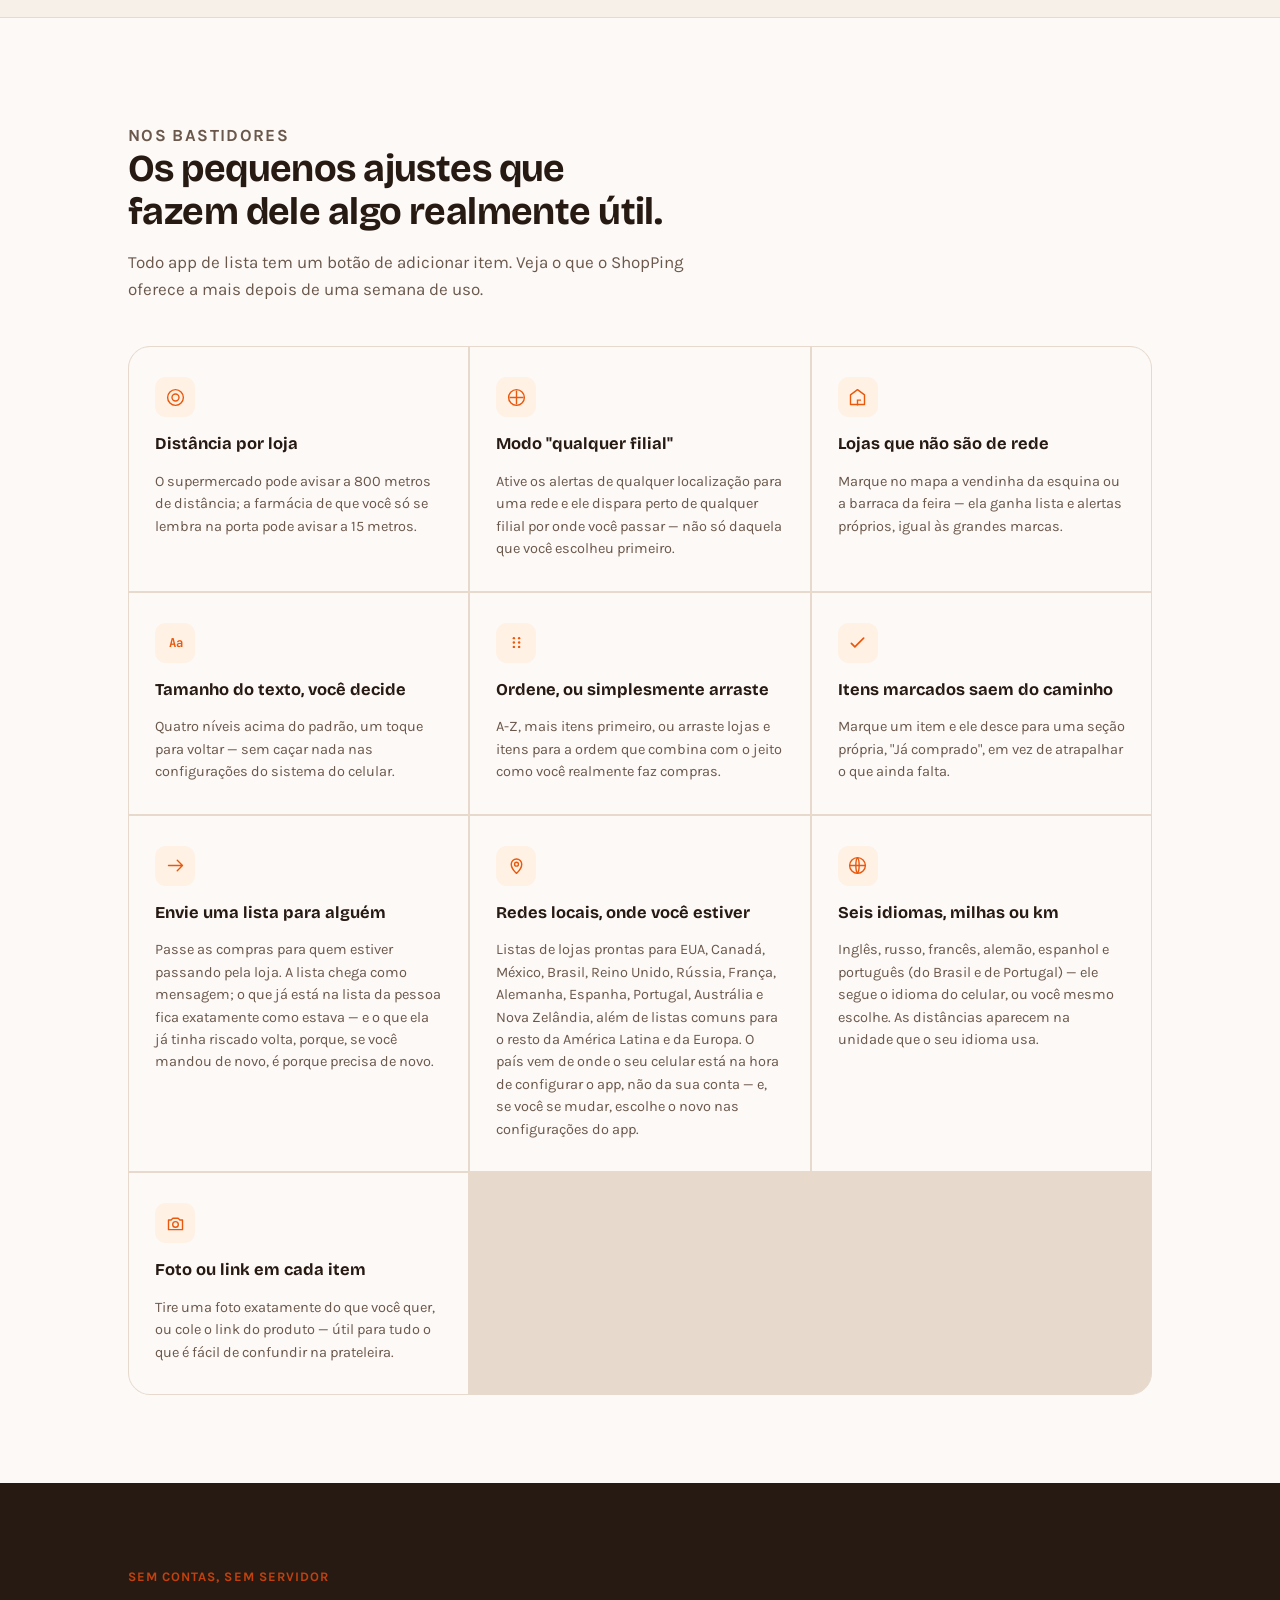
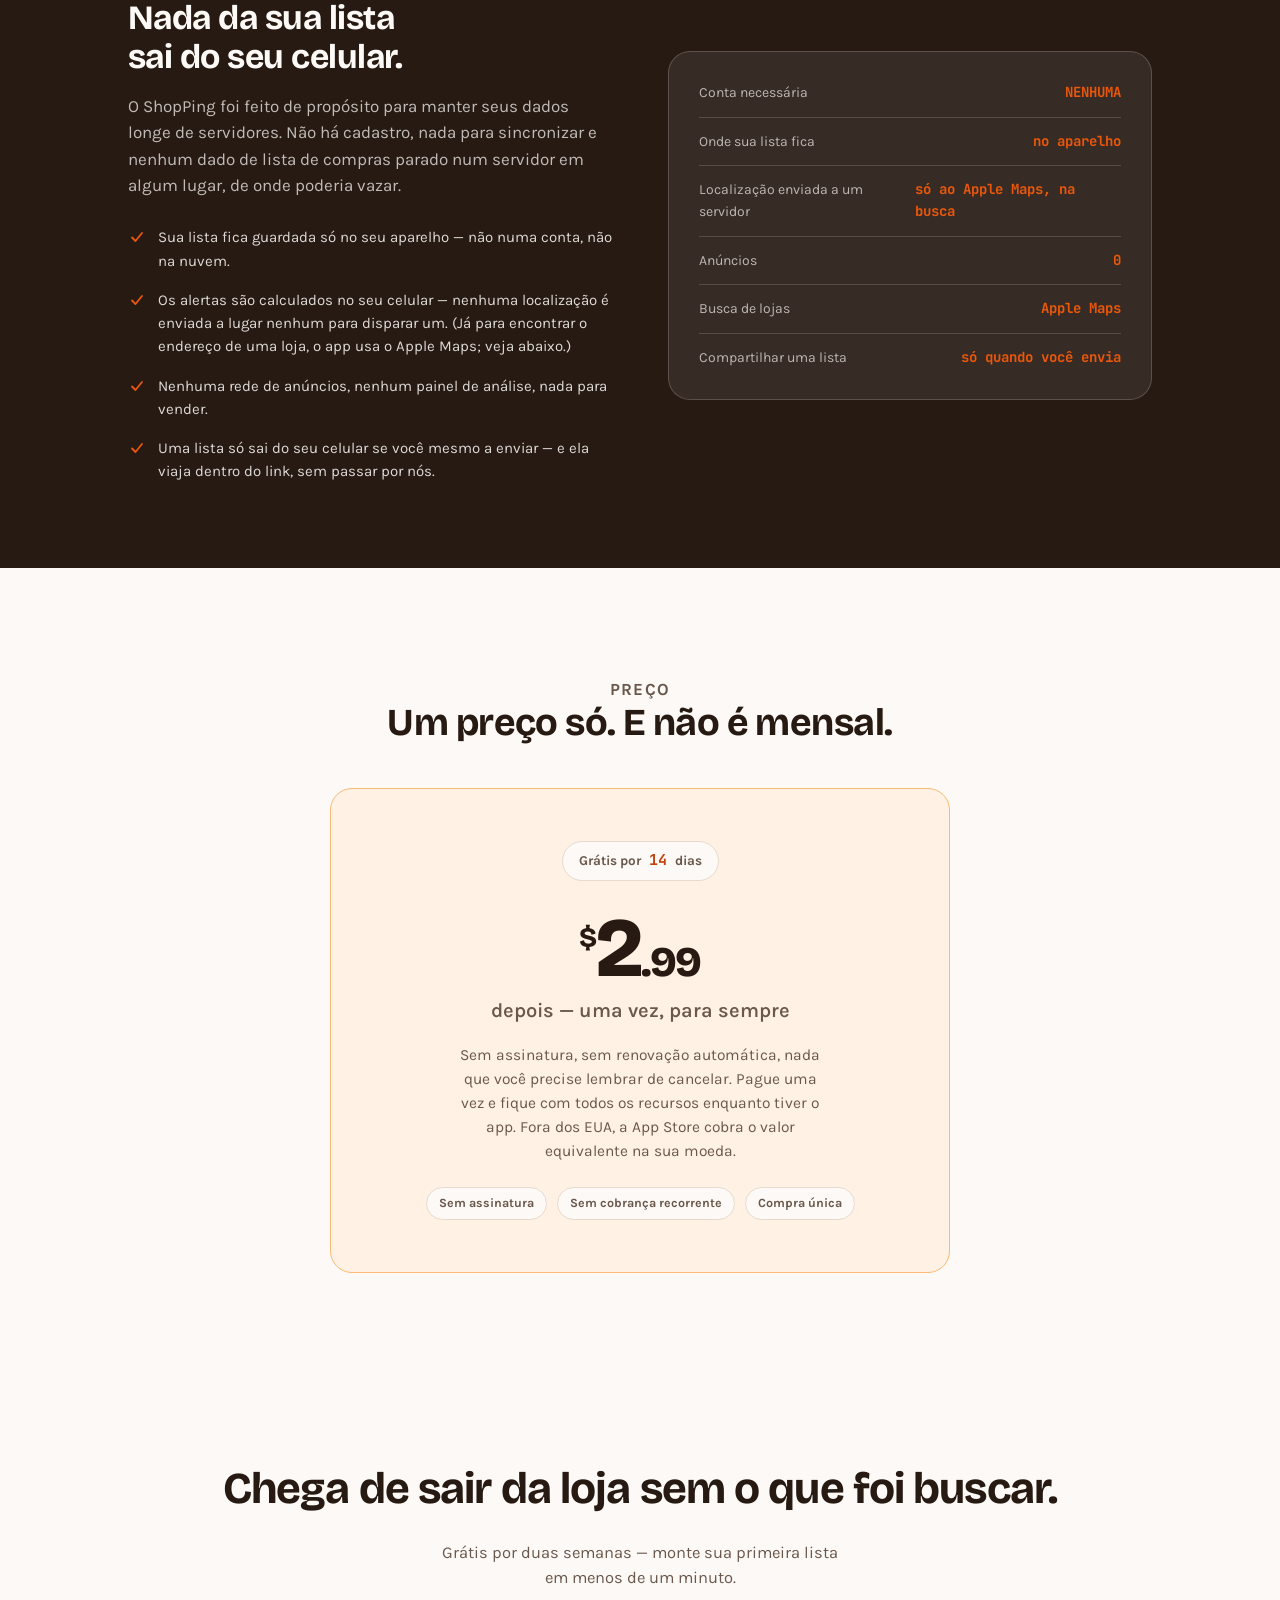
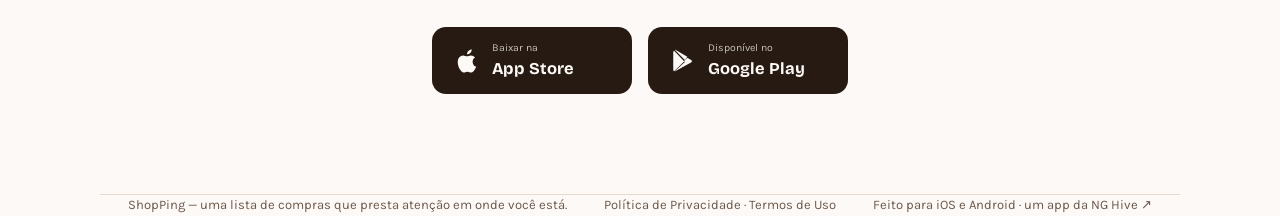
<file: pt/index.html>
<!DOCTYPE html>
<html lang="pt">
<head>
<meta charset="utf-8">
<meta name="viewport" content="width=device-width, initial-scale=1">
<title>ShopPing</title>
<meta name="description" content="ShopPing — um app de lista de compras que avisa quando você está perto de uma loja com itens ainda na lista. Grátis por 14 dias, depois $2.99 uma única vez, para sempre.">
<link rel="preconnect" href="https://fonts.gstatic.com" crossorigin>
<link rel="stylesheet" href="https://fonts.googleapis.com/css2?family=Bricolage+Grotesque:opsz,wght@12..96,400..800&family=Karla:ital,wght@0,400;0,500;0,600;0,700;1,400&family=JetBrains+Mono:wght@500;700&display=swap">
<style>
  :root {
    --paper: #fcf9f6;
    --paper-tint: #f7f0e9;
    --ink: #271a13;
    --ink-soft: #6b584c;
    --coral: #ea580c;
    --coral-strong: #c2410c;
    --coral-tint: #fdba74;
    --coral-wash: #fff1e4;
    --blue: #2563eb;
    --blue-tint: #dbeafe;
    --sand: #e7dacd;
    --sand-strong: #d8c6b3;
    --green: #16a34a;
    --shadow: rgba(39, 26, 19, 0.10);
    --radius-lg: 22px;
    --radius-md: 14px;
    color-scheme: light;
  }

  @media (prefers-color-scheme: dark) {
    :root:not([data-theme="light"]) {
      --paper: #1c130e;
      --paper-tint: #241a13;
      --ink: #f4ece3;
      --ink-soft: #c3ab98;
      --coral: #fb923c;
      --coral-strong: #fdba74;
      --coral-tint: #c2410c;
      --coral-wash: #2e1c10;
      --blue: #7fa8ff;
      --blue-tint: #16233d;
      --sand: #3a2c21;
      --sand-strong: #4a392c;
      --green: #4ade80;
      --shadow: rgba(0, 0, 0, 0.35);
      color-scheme: dark;
    }
  }

  :root[data-theme="dark"] {
    --paper: #1c130e;
    --paper-tint: #241a13;
    --ink: #f4ece3;
    --ink-soft: #c3ab98;
    --coral: #fb923c;
    --coral-strong: #fdba74;
    --coral-tint: #c2410c;
    --coral-wash: #2e1c10;
    --blue: #7fa8ff;
    --blue-tint: #16233d;
    --sand: #3a2c21;
    --sand-strong: #4a392c;
    --green: #4ade80;
    --shadow: rgba(0, 0, 0, 0.35);
    color-scheme: dark;
  }

  * { box-sizing: border-box; }

  html { background: var(--paper); }

  body {
    margin: 0;
    background: var(--paper);
    color: var(--ink);
    font-family: "Karla", ui-sans-serif, system-ui, sans-serif;
    font-size: 17px;
    line-height: 1.55;
    -webkit-font-smoothing: antialiased;
  }

  img { max-width: 100%; }

  .wrap { max-width: 1080px; margin: 0 auto; padding: 0 28px; }

  h1, h2, h3 {
    font-family: "Bricolage Grotesque", ui-sans-serif, system-ui, sans-serif;
    font-weight: 700;
    text-wrap: balance;
    margin: 0;
    color: var(--ink);
  }

  .mono {
    font-family: "JetBrains Mono", ui-monospace, monospace;
    font-variant-numeric: tabular-nums;
  }

  a { color: inherit; }

  section { position: relative; }

  /* ---------- top bar ---------- */

  .topbar {
    position: sticky;
    top: 0;
    z-index: 20;
    background: color-mix(in srgb, var(--paper) 88%, transparent);
    backdrop-filter: blur(10px);
    border-bottom: 1px solid var(--sand);
  }

  .topbar-inner {
    display: flex;
    align-items: center;
    justify-content: space-between;
    padding: 16px 0;
  }

  .logo {
    display: flex;
    align-items: center;
    gap: 9px;
    font-family: "Bricolage Grotesque", sans-serif;
    font-weight: 700;
    font-size: 19px;
    letter-spacing: -0.01em;
  }

  .logo-mark {
    width: 26px;
    height: 26px;
    flex: none;
  }

  .topnav {
    display: flex;
    gap: 28px;
    font-size: 14.5px;
    font-weight: 600;
    color: var(--ink-soft);
  }

  .topnav a { text-decoration: none; }
  .topnav a:hover { color: var(--coral); }

  .topbar-end { display: flex; align-items: center; gap: 10px; }

  .nav-cta {
    background: var(--ink);
    color: var(--paper);
    padding: 9px 18px;
    border-radius: 999px;
    font-weight: 700;
    font-size: 14px;
    text-decoration: none;
    white-space: nowrap;
  }

  @media (max-width: 720px) {
    .topnav { display: none; }
  }

  /* ---------- hero ---------- */

  .hero {
    padding: 72px 0 88px;
    overflow: hidden;
  }

  .hero-grid {
    display: grid;
    grid-template-columns: 1.05fr 0.95fr;
    gap: 56px;
    align-items: center;
  }

  @media (max-width: 860px) {
    .hero-grid { grid-template-columns: 1fr; }
    .hero { padding: 44px 0 56px; }
  }

  .kicker {
    display: inline-flex;
    align-items: center;
    gap: 8px;
    font-size: 12.5px;
    font-weight: 700;
    letter-spacing: 0.09em;
    text-transform: uppercase;
    color: var(--coral-strong);
    margin-bottom: 18px;
  }

  .kicker::before {
    content: "";
    width: 7px;
    height: 7px;
    border-radius: 50%;
    background: var(--coral);
  }

  .hero h1 {
    font-size: clamp(38px, 5.4vw, 58px);
    line-height: 1.04;
    letter-spacing: -0.02em;
  }

  .hero h1 em {
    font-style: normal;
    color: var(--coral);
  }

  .hero-sub {
    margin: 22px 0 0;
    max-width: 46ch;
    font-size: 18px;
    color: var(--ink-soft);
  }

  .hero-trust {
    display: flex;
    align-items: center;
    gap: 10px;
    margin-top: 30px;
    font-size: 14px;
    color: var(--ink-soft);
  }

  .hero-trust svg { flex: none; }

  /* ---------- radar / phone scene ---------- */

  .scene {
    position: relative;
    aspect-ratio: 1 / 1;
    max-width: 440px;
    margin: 0 auto;
    display: grid;
    place-items: center;
  }

  .ring {
    position: absolute;
    border-radius: 50%;
    border: 1.5px solid var(--coral-tint);
    opacity: 0.55;
  }
  .ring.r1 { width: 40%; height: 40%; }
  .ring.r2 { width: 66%; height: 66%; }
  .ring.r3 { width: 92%; height: 92%; }

  @media (prefers-reduced-motion: no-preference) {
    .ring.pulse {
      animation: pulse-out 2.6s cubic-bezier(.2,.7,.3,1) 0.4s 1 both;
    }
    @keyframes pulse-out {
      0%   { transform: scale(0.55); opacity: 0; }
      18%  { opacity: 0.7; }
      100% { transform: scale(1); opacity: 0.55; }
    }
  }

  .store-dot {
    position: absolute;
    width: 34px;
    height: 34px;
    border-radius: 50%;
    background: var(--paper);
    border: 1.5px solid var(--sand-strong);
    display: grid;
    place-items: center;
    font-size: 15px;
    box-shadow: 0 6px 16px var(--shadow);
  }
  .store-dot.d1 { top: 6%; left: 14%; }
  .store-dot.d2 { bottom: 10%; left: 4%; }
  .store-dot.d3 { top: 2%; right: 10%; }
  .store-dot.d4 { bottom: 2%; right: 16%; }

  .pin {
    position: relative;
    z-index: 2;
    width: 74px;
    height: 74px;
    filter: drop-shadow(0 10px 18px var(--shadow));
  }

  .phone {
    position: absolute;
    z-index: 3;
    right: -6%;
    bottom: -6%;
    width: 168px;
    background: var(--ink);
    border-radius: 24px;
    padding: 8px;
    box-shadow: 0 22px 40px var(--shadow);
  }

  .phone-screen {
    background: var(--paper);
    border-radius: 17px;
    overflow: hidden;
    padding-top: 14px;
  }

  .phone-notch {
    width: 46px;
    height: 5px;
    border-radius: 3px;
    background: var(--sand-strong);
    margin: 0 auto 10px;
  }

  .phone-card {
    margin: 0 10px 10px;
    background: var(--paper-tint);
    border: 1px solid var(--sand);
    border-radius: 12px;
    padding: 9px;
    display: flex;
    gap: 8px;
    align-items: flex-start;
  }

  .phone-card .dot {
    width: 8px; height: 8px; border-radius: 50%;
    background: var(--coral); margin-top: 5px; flex: none;
  }

  .phone-card b { font-size: 10.5px; display: block; }
  .phone-card span { font-size: 9px; color: var(--ink-soft); display: block; margin-top: 2px; line-height: 1.35; }

  .phone-list-row {
    margin: 0 10px 8px;
    display: flex;
    align-items: center;
    gap: 7px;
    font-size: 9.5px;
    color: var(--ink-soft);
  }
  .phone-list-row .box {
    width: 11px; height: 11px; border-radius: 5px;
    border: 1.4px solid var(--sand-strong); flex: none;
  }
  .phone-list-row.done .box { background: transparent; border: none; color: var(--green); font-weight: 700; width: auto; }
  .phone-list-row.done span { text-decoration: line-through; opacity: 0.6; }

  /* ---------- sections shared ---------- */

  .eyebrow {
    font-size: 13px;
    font-weight: 700;
    letter-spacing: 0.08em;
    text-transform: uppercase;
    color: var(--coral-strong);
    margin: 0 0 12px;
  }

  .section-head {
    max-width: 56ch;
    margin-bottom: 44px;
  }

  .section-head h2 {
    font-size: clamp(28px, 3.6vw, 38px);
    letter-spacing: -0.015em;
    line-height: 1.12;
  }

  .section-head p {
    margin: 16px 0 0;
    color: var(--ink-soft);
    font-size: 17px;
  }

  /* ---------- how it works ---------- */

  .steps {
    padding: 84px 0;
    background: var(--paper-tint);
    border-top: 1px solid var(--sand);
    border-bottom: 1px solid var(--sand);
  }

  .step-list {
    display: grid;
    grid-template-columns: repeat(4, 1fr);
    gap: 0;
    counter-reset: step;
  }

  @media (max-width: 900px) {
    .step-list { grid-template-columns: 1fr 1fr; row-gap: 40px; }
  }
  @media (max-width: 560px) {
    .step-list { grid-template-columns: 1fr; }
  }

  .step {
    position: relative;
    padding: 0 22px 0 0;
    counter-increment: step;
  }

  .step:not(:last-child)::after {
    content: "";
    position: absolute;
    top: 21px;
    right: 0;
    width: 22px;
    height: 1px;
    background: repeating-linear-gradient(90deg, var(--coral-tint) 0 6px, transparent 6px 10px);
  }
  @media (max-width: 900px) {
    .step:not(:last-child)::after { display: none; }
  }

  .step-num {
    font-family: "JetBrains Mono", monospace;
    font-weight: 700;
    font-size: 14px;
    color: var(--coral);
    width: 42px;
    height: 42px;
    border: 1.5px solid var(--coral-tint);
    border-radius: 50%;
    display: grid;
    place-items: center;
    margin-bottom: 18px;
  }
  .step-num::before { content: counter(step); }

  .step h3 {
    font-size: 18px;
    margin-bottom: 8px;
  }

  .step p {
    margin: 0;
    font-size: 15px;
    color: var(--ink-soft);
    max-width: 30ch;
  }

  /* The practical small print under the steps — the questions testers
     actually asked, answered before anyone has to ask them. */
  .good-to-know {
    margin-top: 56px;
    padding: 26px 28px;
    border: 1px solid var(--sand);
    border-radius: var(--radius-md);
    background: var(--paper);
  }
  .good-to-know h3 {
    font-size: 16px;
    margin: 0 0 12px;
  }
  .good-to-know ul {
    margin: 0;
    padding-left: 20px;
    display: grid;
    gap: 8px;
  }
  .good-to-know li {
    font-size: 15px;
    color: var(--ink-soft);
  }
  .good-to-know b { color: var(--ink); font-weight: 600; }

  /* ---------- features ---------- */

  .features { padding: 88px 0; }

  .feature-grid {
    display: grid;
    grid-template-columns: repeat(3, 1fr);
    gap: 2px;
    background: var(--sand);
    border: 1px solid var(--sand);
    border-radius: var(--radius-lg);
    overflow: hidden;
  }

  @media (max-width: 860px) {
    .feature-grid { grid-template-columns: repeat(2, 1fr); }
    /* Nine cards over two columns leaves one on its own — let it take the
       whole row rather than sit beside an empty cell. */
    .feature:last-child { grid-column: 1 / -1; }
  }
  @media (max-width: 560px) {
    .feature-grid { grid-template-columns: 1fr; }
  }

  .feature {
    background: var(--paper);
    padding: 30px 26px;
    display: flex;
    flex-direction: column;
    gap: 14px;
  }

  .feature-icon {
    width: 40px;
    height: 40px;
    border-radius: 11px;
    background: var(--coral-wash);
    display: grid;
    place-items: center;
  }
  .feature-icon svg { width: 21px; height: 21px; }

  .feature h3 { font-size: 16.5px; }
  .feature p { margin: 0; font-size: 14.5px; color: var(--ink-soft); }

  /* ---------- privacy ---------- */

  .privacy {
    padding: 84px 0;
    background: var(--ink);
    color: var(--paper);
  }
  @media (prefers-color-scheme: dark) {
    :root:not([data-theme="light"]) .privacy { background: var(--paper-tint); }
  }
  :root[data-theme="dark"] .privacy { background: var(--paper-tint); }

  .privacy-grid {
    display: grid;
    grid-template-columns: 1fr 1fr;
    gap: 56px;
    align-items: center;
  }
  @media (max-width: 800px) {
    .privacy-grid { grid-template-columns: 1fr; gap: 32px; }
  }

  .privacy h2 {
    color: var(--paper);
    font-size: clamp(26px, 3.4vw, 34px);
    letter-spacing: -0.015em;
    line-height: 1.14;
  }
  :root[data-theme="dark"] .privacy h2 { color: var(--ink); }
  @media (prefers-color-scheme: dark) {
    :root:not([data-theme="light"]) .privacy h2 { color: var(--ink); }
  }

  .privacy p.lead {
    color: color-mix(in srgb, var(--paper) 72%, transparent);
    font-size: 17px;
    margin: 16px 0 0;
  }
  :root[data-theme="dark"] .privacy p.lead { color: var(--ink-soft); }
  @media (prefers-color-scheme: dark) {
    :root:not([data-theme="light"]) .privacy p.lead { color: var(--ink-soft); }
  }

  .privacy-list { list-style: none; margin: 28px 0 0; padding: 0; display: grid; gap: 16px; }
  .privacy-list li {
    display: flex; gap: 12px; align-items: flex-start;
    color: color-mix(in srgb, var(--paper) 86%, transparent);
    font-size: 15px;
  }
  :root[data-theme="dark"] .privacy-list li { color: var(--ink); }
  @media (prefers-color-scheme: dark) {
    :root:not([data-theme="light"]) .privacy-list li { color: var(--ink); }
  }
  .privacy-list svg { flex: none; margin-top: 2px; }

  .privacy-panel {
    background: color-mix(in srgb, var(--paper) 8%, transparent);
    border: 1px solid color-mix(in srgb, var(--paper) 18%, transparent);
    border-radius: var(--radius-lg);
    padding: 30px;
  }
  :root[data-theme="dark"] .privacy-panel {
    background: var(--paper);
    border-color: var(--sand);
  }
  @media (prefers-color-scheme: dark) {
    :root:not([data-theme="light"]) .privacy-panel {
      background: var(--paper);
      border-color: var(--sand);
    }
  }

  .privacy-row {
    display: flex;
    justify-content: space-between;
    align-items: baseline;
    padding: 13px 0;
    border-bottom: 1px solid color-mix(in srgb, var(--paper) 16%, transparent);
    color: var(--paper);
  }
  :root[data-theme="dark"] .privacy-row { color: var(--ink); border-color: var(--sand); }
  @media (prefers-color-scheme: dark) {
    :root:not([data-theme="light"]) .privacy-row { color: var(--ink); border-color: var(--sand); }
  }
  .privacy-row:last-child { border-bottom: none; padding-bottom: 0; }
  .privacy-row:first-child { padding-top: 0; }
  .privacy-row .label { font-size: 14px; color: color-mix(in srgb, var(--paper) 68%, transparent); }
  :root[data-theme="dark"] .privacy-row .label { color: var(--ink-soft); }
  @media (prefers-color-scheme: dark) {
    :root:not([data-theme="light"]) .privacy-row .label { color: var(--ink-soft); }
  }
  .privacy-row .val { font-family: "JetBrains Mono", monospace; font-weight: 700; font-size: 14px; color: var(--coral); }

  /* ---------- pricing ---------- */

  .pricing { padding: 92px 0; }

  .price-card {
    max-width: 620px;
    margin: 0 auto;
    text-align: center;
    background: var(--coral-wash);
    border: 1px solid var(--coral-tint);
    border-radius: var(--radius-lg);
    padding: 52px 40px;
  }

  .price-days {
    display: inline-flex;
    align-items: baseline;
    gap: 8px;
    background: var(--paper);
    border: 1px solid var(--sand);
    border-radius: 999px;
    padding: 7px 16px;
    font-size: 13.5px;
    font-weight: 700;
    color: var(--ink-soft);
    margin-bottom: 26px;
  }
  .price-days .mono { color: var(--coral-strong); font-size: 15px; }

  .price-amount {
    font-family: "Bricolage Grotesque", sans-serif;
    font-weight: 800;
    font-size: clamp(56px, 9vw, 84px);
    line-height: 1;
    letter-spacing: -0.02em;
    color: var(--ink);
  }
  .price-amount sup { font-size: 0.34em; top: -0.6em; }
  .price-amount .cents { font-size: 0.5em; }
  .price-amount .then { font-family: "Karla", sans-serif; font-weight: 600; font-size: 0.24em; color: var(--ink-soft); display: block; margin-top: 10px; letter-spacing: 0; }

  .price-note {
    margin: 22px auto 0;
    max-width: 40ch;
    color: var(--ink-soft);
    font-size: 15.5px;
  }

  .price-tags {
    display: flex;
    justify-content: center;
    gap: 10px;
    margin-top: 24px;
    flex-wrap: wrap;
  }
  .price-tag {
    font-size: 12.5px;
    font-weight: 700;
    padding: 6px 12px;
    border-radius: 999px;
    background: var(--paper);
    border: 1px solid var(--sand);
    color: var(--ink-soft);
  }

  /* ---------- download ---------- */

  .download {
    padding: 90px 0 100px;
    text-align: center;
  }

  .download h2 {
    font-size: clamp(30px, 4vw, 44px);
    letter-spacing: -0.02em;
  }

  .download p {
    color: var(--ink-soft);
    max-width: 42ch;
    margin: 16px auto 0;
    font-size: 16.5px;
  }

  .store-buttons {
    display: flex;
    justify-content: center;
    gap: 16px;
    margin-top: 36px;
    flex-wrap: wrap;
  }

  .store-btn {
    display: flex;
    align-items: center;
    gap: 12px;
    background: var(--ink);
    color: var(--paper);
    text-decoration: none;
    padding: 13px 22px;
    border-radius: 14px;
    min-width: 200px;
    text-align: left;
  }
  .store-btn svg { flex: none; }
  .store-btn .kv { display: flex; flex-direction: column; }
  .store-btn .kv .small { font-size: 10.5px; opacity: 0.75; }
  .store-btn .kv .big { font-size: 16.5px; font-weight: 700; font-family: "Bricolage Grotesque", sans-serif; }

  .store-btn.disabled {
    background: transparent;
    border: 1.5px dashed var(--sand-strong);
    color: var(--ink-soft);
    cursor: default;
  }
  .store-btn.disabled svg { opacity: 0.5; }

  .hero-stores {
    justify-content: flex-start;
    margin-top: 30px;
  }

  .hero-stores + .hero-trust { margin-top: 22px; }

  .download-note {
    margin-top: 18px;
    font-size: 13px;
    color: var(--ink-soft);
  }

  footer {
    border-top: 1px solid var(--sand);
    padding: 26px 0;
    display: flex;
    justify-content: space-between;
    align-items: center;
    font-size: 13px;
    color: var(--ink-soft);
    flex-wrap: wrap;
    gap: 10px 24px;
  }

  .footer-legal a { color: inherit; text-decoration: none; }
  .footer-legal a:hover { color: var(--coral); }
</style>

<link rel="canonical" href="https://shopping.nghive.app/pt/">
<meta property="og:url" content="https://shopping.nghive.app/pt/">
<meta property="og:title" content="ShopPing">
<meta property="og:description" content="ShopPing — um app de lista de compras que avisa quando você está perto de uma loja com itens ainda na lista. Grátis por 14 dias, depois $2.99 uma única vez, para sempre.">
<meta property="og:image" content="https://nghive.app/assets/header.jpg">
<meta property="og:site_name" content="NG Hive">
<meta property="og:type" content="website">
<meta name="twitter:card" content="summary_large_image">
<script type="application/ld+json">{"@context": "https://schema.org", "@type": "SoftwareApplication", "name": "ShopPing Nearby", "alternateName": "ShopPing", "operatingSystem": "iOS", "applicationCategory": "LifestyleApplication", "url": "https://shopping.nghive.app/", "downloadUrl": "https://apps.apple.com/us/app/shopping-nearby/id6802057059", "image": "https://nghive.app/assets/header.jpg", "description": "Uma lista de compras que avisa você quando está perto de uma loja que ainda tem itens na lista.", "offers": {"@type": "Offer", "price": "2.99", "priceCurrency": "USD", "description": "Teste grátis de 14 dias, depois uma compra única"}, "publisher": {"@type": "Organization", "name": "NG Hive", "url": "https://nghive.app/"}}</script>
<link rel="alternate" hreflang="en" href="https://shopping.nghive.app/">
<link rel="alternate" hreflang="es" href="https://shopping.nghive.app/es/">
<link rel="alternate" hreflang="de" href="https://shopping.nghive.app/de/">
<link rel="alternate" hreflang="fr" href="https://shopping.nghive.app/fr/">
<link rel="alternate" hreflang="ru" href="https://shopping.nghive.app/ru/">
<link rel="alternate" hreflang="pt" href="https://shopping.nghive.app/pt/">
<link rel="alternate" hreflang="x-default" href="https://shopping.nghive.app/">
<style>
  /* language picker */
  .lang-pick { position: relative; flex: none; }
  .lang-pick summary {
    list-style: none; cursor: pointer; user-select: none;
    display: inline-flex; align-items: center; gap: 5px;
    padding: 6px 10px; border: 1px solid var(--sand); border-radius: 999px;
    font: 700 12px/1.2 inherit; letter-spacing: .06em; color: var(--ink);
  }
  .lang-pick summary::-webkit-details-marker { display: none; }
  .lang-pick summary::after { content: ""; width: 5px; height: 5px; border: solid currentColor; border-width: 0 1.5px 1.5px 0; transform: translateY(-2px) rotate(45deg); opacity: .6; }
  .lang-pick summary:hover, .lang-pick[open] summary { border-color: var(--coral); }
  .lang-pick ul {
    position: absolute; right: 0; top: calc(100% + 8px); z-index: 60;
    margin: 0; padding: 6px; list-style: none; min-width: 150px;
    background: var(--paper); border: 1px solid var(--sand); border-radius: 12px;
    box-shadow: 0 14px 34px rgba(0, 0, 0, .16);
  }
  .lang-pick li { margin: 0; }
  .lang-pick a {
    display: block; padding: 7px 12px; border-radius: calc(12px - 4px);
    color: var(--ink); text-decoration: none; border: 0; font-weight: 500; font-size: 14.5px; letter-spacing: 0; text-transform: none;
  }
  .lang-pick a:hover { background: color-mix(in srgb, var(--coral) 12%, transparent); }
  .lang-pick a[aria-current] { color: var(--coral); font-weight: 700; }
</style>
<script src="../lang.js" defer></script>
</head>
<body>

<header class="topbar">
  <div class="wrap topbar-inner">
    <div class="logo">
      <svg class="logo-mark" viewBox="0 0 32 32" fill="none">
        <circle cx="16" cy="16" r="15" fill="var(--coral)"/>
        <path d="M16 6c-4.1 0-7.4 3.3-7.4 7.4 0 5.6 7.4 12.6 7.4 12.6s7.4-7 7.4-12.6C23.4 9.3 20.1 6 16 6z" fill="var(--paper)"/>
        <circle cx="16" cy="13.4" r="3.1" fill="var(--coral)"/>
      </svg>
      ShopPing
    </div>
    <nav class="topnav">
      <a href="#how">Como funciona</a>
      <a href="#features">Recursos</a>
      <a href="#pricing">Preço</a>
    </nav>
    <div class="topbar-end">
      <details class="lang-pick">
        <summary aria-label="Idioma">PT</summary>
        <ul>
          <li><a href="../" lang="en" hreflang="en">English</a></li>
          <li><a href="../es/" lang="es" hreflang="es">Español</a></li>
          <li><a href="../de/" lang="de" hreflang="de">Deutsch</a></li>
          <li><a href="../fr/" lang="fr" hreflang="fr">Français</a></li>
          <li><a href="../ru/" lang="ru" hreflang="ru">Русский</a></li>
          <li><a href="./" lang="pt" hreflang="pt" aria-current="page">Português</a></li>
        </ul>
      </details>
      <a class="nav-cta" href="#download">Baixe o app</a>
    </div>
  </div>
</header>

<section class="hero">
  <div class="wrap hero-grid">
    <div>
      <p class="kicker">Uma lista de compras que sabe onde você está</p>
      <h1>Você <em>já</em> estava lá.</h1>
      <p class="hero-sub">
        E mesmo assim esqueceu o leite. O ShopPing dá um toque no seu celular assim que
        você chega perto de uma loja com algo da sua lista — e "bem ali" finalmente vira
        "peguei", em vez de um recado para si mesmo vinte minutos tarde demais.
      </p>
      <div class="store-buttons hero-stores">
        <a class="store-btn" href="https://apps.apple.com/app/id6802057059" target="_blank" rel="noopener">
          <svg width="24" height="24" viewBox="0 0 24 24" fill="currentColor" aria-hidden="true"><path d="M16.365 1.43c0 1.14-.463 2.096-1.184 2.883-.796.83-2.083 1.474-3.13 1.474-.11-1.11.464-2.223 1.183-2.94.796-.83 2.148-1.443 3.131-1.417zM20.62 17.104c-.472 1.09-.694 1.577-1.297 2.548-.842 1.35-2.03 3.036-3.501 3.05-1.303.014-1.64-.85-3.41-.84-1.77.01-2.14.855-3.443.841-1.472-.014-2.596-1.53-3.438-2.878-2.36-3.78-2.607-8.22-1.15-10.582.958-1.535 2.518-2.432 3.987-2.432 1.494 0 2.435.85 3.673.85 1.203 0 1.933-.85 3.674-.85 1.32 0 2.717.72 3.717 1.964-3.27 1.79-2.74 6.463.188 8.329z"/></svg>
          <span class="kv"><span class="small">Baixar na</span><span class="big">App Store</span></span>
        </a>
        <a class="store-btn" href="https://play.google.com/store/apps/details?id=app.nghive.shopping" target="_blank" rel="noopener">
          <svg width="24" height="24" viewBox="0 0 24 24" fill="currentColor" aria-hidden="true"><path d="M3.6 2.6c-.4.4-.6.9-.6 1.5v15.8c0 .6.2 1.1.6 1.5l.2.1L13 12.4v-.2L3.8 2.5l-.2.1zM16 15.3l-3-3v-.2l3-3 3.5 2c1 .6 1 1.6 0 2.2l-3.5 2zM4.4 21.5 13.7 13l2.3 2.3-10.8 6c-.3.2-.7.3-1 .2l.2 0zM13.7 11l-9.3-9.4c.3-.1.6 0 .9.2L16 8l-2.3 3z"/></svg>
          <span class="kv"><span class="small">Disponível no</span><span class="big">Google Play</span></span>
        </a>
      </div>
      <div class="hero-trust">
        <svg width="16" height="16" viewBox="0 0 16 16" fill="none"><path d="M8 1.5 2.5 3.6v3.8c0 3.6 2.3 6.6 5.5 7.6 3.2-1 5.5-4 5.5-7.6V3.6L8 1.5z" stroke="var(--coral)" stroke-width="1.3"/></svg>
        Sem conta. Sem anúncios. Sua lista nunca sai do seu celular.
      </div>
    </div>
    <div class="scene">
      <div class="ring r3 pulse"></div>
      <div class="ring r2"></div>
      <div class="ring r1"></div>
      <div class="store-dot d1">🛒</div>
      <div class="store-dot d2">🎯</div>
      <div class="store-dot d3">💊</div>
      <div class="store-dot d4">📦</div>
      <svg class="pin" viewBox="0 0 74 74" fill="none">
        <circle cx="37" cy="37" r="37" fill="var(--coral)"/>
        <path d="M37 16c-8.3 0-15 6.7-15 15 0 11.3 15 25 15 25s15-13.7 15-25c0-8.3-6.7-15-15-15z" fill="var(--paper)"/>
        <path d="M30 30.5h14l-1.6 9.2a1.8 1.8 0 0 1-1.8 1.5h-7.2a1.8 1.8 0 0 1-1.8-1.5L30 30.5z" stroke="var(--coral)" stroke-width="1.6" fill="none"/>
        <path d="M31 30.5v-1.8a3.6 3.6 0 0 1 7.2 0v1.8" stroke="var(--coral)" stroke-width="1.6"/>
      </svg>
      <div class="phone">
        <div class="phone-screen">
          <div class="phone-notch"></div>
          <div class="phone-card">
            <span class="dot"></span>
            <div>
              <b>Está perto de Walmart</b>
              <span>3 artigos na sua lista. Quer passar por lá?</span>
            </div>
          </div>
          <div class="phone-list-row"><span class="box"></span><span>Papel-toalha</span></div>
          <div class="phone-list-row"><span class="box"></span><span>Azeite</span></div>
          <div class="phone-list-row done"><span>✓</span><span>Filtros de café</span></div>
        </div>
      </div>
    </div>
  </div>
</section>

<section class="steps" id="how">
  <div class="wrap">
    <div class="section-head">
      <p class="eyebrow">Como funciona</p>
      <h2>Quatro passos, e depois ele simplesmente funciona em segundo plano.</h2>
    </div>
    <div class="step-list">
      <div class="step">
        <div class="step-num"></div>
        <h3>Permita a localização</h3>
        <p>O ShopPing encontra as lojas de verdade perto de você — as grandes redes da sua região e qualquer outro lugar onde você compra.</p>
      </div>
      <div class="step">
        <div class="step-num"></div>
        <h3>Escolha suas lojas</h3>
        <p>Escolha as que você realmente frequenta e monte uma lista para cada uma — nome, foto, até um link.</p>
      </div>
      <div class="step">
        <div class="step-num"></div>
        <h3>Defina a distância</h3>
        <p>Um raio padrão para tudo, ou ajuste loja por loja — em quilômetros ou milhas, o que for usado na sua parte do mundo.</p>
      </div>
      <div class="step">
        <div class="step-num"></div>
        <h3>Chegue perto</h3>
        <p>Seu celular avisa ali mesmo — com exatamente o que ainda falta na lista daquela loja.</p>
      </div>
    </div>

    <div class="good-to-know">
      <h3>Bom saber</h3>
      <ul>
        <li><b>A busca por perto mostra as mais próximas, não todas as filiais.</b> "Encontrar lojas próximas" lista até as 5 mais próximas num raio de 80 km (50 milhas), e os alertas de "Qualquer localização" cobrem até as 8 mais próximas. Numa cidade com setenta Walgreens, você vai ver só um punhado das mais próximas.</li>
        <li><b>Loja mais longe, ou uma rede que não está na lista?</b> Adicione com "+ A minha própria loja" e coloque você mesmo o marcador no mapa — ela ganha lista e alertas próprios, como qualquer outra loja.</li>
        <li><b>A busca por nome procura em volta do marcador.</b> Ao adicionar sua própria loja, mova primeiro o marcador para a área certa e só depois pesquise — senão a busca acontece perto de onde o marcador já estiver.</li>
        <li><b>Quer ver um alerta sem sair de casa?</b> Se você já estiver dentro do raio de uma das suas lojas, Definições → "Verificar agora" envia um em sete segundos. Bloqueie o celular antes que ele chegue — é assim que ele aparece na vida real: na tela de bloqueio e no seu Apple Watch, se você usar um.</li>
      </ul>
    </div>
  </div>
</section>

<section class="features" id="features">
  <div class="wrap">
    <div class="section-head">
      <p class="eyebrow">Nos bastidores</p>
      <h2>Os pequenos ajustes que fazem dele algo realmente útil.</h2>
      <p>Todo app de lista tem um botão de adicionar item. Veja o que o ShopPing oferece a mais depois de uma semana de uso.</p>
    </div>
    <div class="feature-grid">
      <div class="feature">
        <div class="feature-icon"><svg viewBox="0 0 24 24" fill="none"><circle cx="12" cy="12" r="9" stroke="var(--coral)" stroke-width="1.6"/><circle cx="12" cy="12" r="4" stroke="var(--coral)" stroke-width="1.6"/></svg></div>
        <h3>Distância por loja</h3>
        <p>O supermercado pode avisar a 800 metros de distância; a farmácia de que você só se lembra na porta pode avisar a 15 metros.</p>
      </div>
      <div class="feature">
        <div class="feature-icon"><svg viewBox="0 0 24 24" fill="none"><path d="M12 4v16M4 12h16" stroke="var(--coral)" stroke-width="1.6"/><circle cx="12" cy="12" r="9" stroke="var(--coral)" stroke-width="1.6"/></svg></div>
        <h3>Modo "qualquer filial"</h3>
        <p>Ative os alertas de qualquer localização para uma rede e ele dispara perto de qualquer filial por onde você passar — não só daquela que você escolheu primeiro.</p>
      </div>
      <div class="feature">
        <div class="feature-icon"><svg viewBox="0 0 24 24" fill="none"><path d="M12 3 4 9v11h16V9l-8-6z" stroke="var(--coral)" stroke-width="1.6" stroke-linejoin="round"/><path d="M12 21v-6h4" stroke="var(--coral)" stroke-width="1.6"/></svg></div>
        <h3>Lojas que não são de rede</h3>
        <p>Marque no mapa a vendinha da esquina ou a barraca da feira — ela ganha lista e alertas próprios, igual às grandes marcas.</p>
      </div>
      <div class="feature">
        <div class="feature-icon"><svg viewBox="0 0 24 24" fill="none"><text x="4" y="17" font-family="JetBrains Mono" font-size="14" font-weight="700" fill="var(--coral)">Aa</text></svg></div>
        <h3>Tamanho do texto, você decide</h3>
        <p>Quatro níveis acima do padrão, um toque para voltar — sem caçar nada nas configurações do sistema do celular.</p>
      </div>
      <div class="feature">
        <div class="feature-icon"><svg viewBox="0 0 24 24" fill="none"><circle cx="9" cy="7" r="1.4" fill="var(--coral)"/><circle cx="9" cy="12" r="1.4" fill="var(--coral)"/><circle cx="9" cy="17" r="1.4" fill="var(--coral)"/><circle cx="15" cy="7" r="1.4" fill="var(--coral)"/><circle cx="15" cy="12" r="1.4" fill="var(--coral)"/><circle cx="15" cy="17" r="1.4" fill="var(--coral)"/></svg></div>
        <h3>Ordene, ou simplesmente arraste</h3>
        <p>A-Z, mais itens primeiro, ou arraste lojas e itens para a ordem que combina com o jeito como você realmente faz compras.</p>
      </div>
      <div class="feature">
        <div class="feature-icon"><svg viewBox="0 0 24 24" fill="none"><path d="M5 13l4 4 10-10" stroke="var(--coral)" stroke-width="2" stroke-linecap="round" stroke-linejoin="round"/></svg></div>
        <h3>Itens marcados saem do caminho</h3>
        <p>Marque um item e ele desce para uma seção própria, "Já comprado", em vez de atrapalhar o que ainda falta.</p>
      </div>
      <div class="feature">
        <div class="feature-icon"><svg viewBox="0 0 24 24" fill="none"><path d="M4 12h16M14 6l6 6-6 6" stroke="var(--coral)" stroke-width="1.6" stroke-linecap="round" stroke-linejoin="round"/></svg></div>
        <h3>Envie uma lista para alguém</h3>
        <p>Passe as compras para quem estiver passando pela loja. A lista chega como mensagem; o que já está na lista da pessoa fica exatamente como estava — e o que ela já tinha riscado volta, porque, se você mandou de novo, é porque precisa de novo.</p>
      </div>
      <div class="feature">
        <div class="feature-icon"><svg viewBox="0 0 24 24" fill="none"><path d="M12 21s-6-5.6-6-10.5a6 6 0 0 1 12 0C18 15.4 12 21 12 21z" stroke="var(--coral)" stroke-width="1.6" stroke-linejoin="round"/><circle cx="12" cy="10.5" r="2.2" stroke="var(--coral)" stroke-width="1.6"/></svg></div>
        <h3>Redes locais, onde você estiver</h3>
        <p>Listas de lojas prontas para EUA, Canadá, México, Brasil, Reino Unido, Rússia, França, Alemanha, Espanha, Portugal, Austrália e Nova Zelândia, além de listas comuns para o resto da América Latina e da Europa. O país vem de onde o seu celular está na hora de configurar o app, não da sua conta — e, se você se mudar, escolhe o novo nas configurações do app.</p>
      </div>
      <div class="feature">
        <div class="feature-icon"><svg viewBox="0 0 24 24" fill="none"><circle cx="12" cy="12" r="9" stroke="var(--coral)" stroke-width="1.6"/><path d="M3 12h18M12 3c2.5 2.6 2.5 15.4 0 18M12 3c-2.5 2.6-2.5 15.4 0 18" stroke="var(--coral)" stroke-width="1.6"/></svg></div>
        <h3>Seis idiomas, milhas ou km</h3>
        <p>Inglês, russo, francês, alemão, espanhol e português (do Brasil e de Portugal) — ele segue o idioma do celular, ou você mesmo escolhe. As distâncias aparecem na unidade que o seu idioma usa.</p>
      </div>
      <div class="feature">
        <div class="feature-icon"><svg viewBox="0 0 24 24" fill="none"><path d="M4 8h3l2-2h6l2 2h3v11H4V8z" stroke="var(--coral)" stroke-width="1.6" stroke-linejoin="round"/><circle cx="12" cy="13" r="3.2" stroke="var(--coral)" stroke-width="1.6"/></svg></div>
        <h3>Foto ou link em cada item</h3>
        <p>Tire uma foto exatamente do que você quer, ou cole o link do produto — útil para tudo o que é fácil de confundir na prateleira.</p>
      </div>
    </div>
  </div>
</section>

<section class="privacy">
  <div class="wrap privacy-grid">
    <div>
      <p class="eyebrow">Sem contas, sem servidor</p>
      <h2>Nada da sua lista sai do seu celular.</h2>
      <p class="lead">
        O ShopPing foi feito de propósito para manter seus dados longe de servidores. Não há
        cadastro, nada para sincronizar e nenhum dado de lista de compras parado num servidor
        em algum lugar, de onde poderia vazar.
      </p>
      <ul class="privacy-list">
        <li>
          <svg width="18" height="18" viewBox="0 0 18 18" fill="none"><path d="M4 9.5 7.5 13 14 5" stroke="var(--coral)" stroke-width="1.8" stroke-linecap="round" stroke-linejoin="round"/></svg>
          Sua lista fica guardada só no seu aparelho — não numa conta, não na nuvem.
        </li>
        <li>
          <svg width="18" height="18" viewBox="0 0 18 18" fill="none"><path d="M4 9.5 7.5 13 14 5" stroke="var(--coral)" stroke-width="1.8" stroke-linecap="round" stroke-linejoin="round"/></svg>
          Os alertas são calculados no seu celular — nenhuma localização é enviada a lugar nenhum para disparar um. (Já para encontrar o endereço de uma loja, o app usa o Apple Maps; veja abaixo.)
        </li>
        <li>
          <svg width="18" height="18" viewBox="0 0 18 18" fill="none"><path d="M4 9.5 7.5 13 14 5" stroke="var(--coral)" stroke-width="1.8" stroke-linecap="round" stroke-linejoin="round"/></svg>
          Nenhuma rede de anúncios, nenhum painel de análise, nada para vender.
        </li>
        <li>
          <svg width="18" height="18" viewBox="0 0 18 18" fill="none"><path d="M4 9.5 7.5 13 14 5" stroke="var(--coral)" stroke-width="1.8" stroke-linecap="round" stroke-linejoin="round"/></svg>
          Uma lista só sai do seu celular se você mesmo a enviar — e ela viaja dentro do link, sem passar por nós.
        </li>
      </ul>
    </div>
    <div class="privacy-panel">
      <div class="privacy-row"><span class="label">Conta necessária</span><span class="val">NENHUMA</span></div>
      <div class="privacy-row"><span class="label">Onde sua lista fica</span><span class="val mono">no aparelho</span></div>
      <div class="privacy-row"><span class="label">Localização enviada a um servidor</span><span class="val mono">só ao Apple Maps, na busca</span></div>
      <div class="privacy-row"><span class="label">Anúncios</span><span class="val mono">0</span></div>
      <div class="privacy-row"><span class="label">Busca de lojas</span><span class="val mono">Apple Maps</span></div>
      <div class="privacy-row"><span class="label">Compartilhar uma lista</span><span class="val mono">só quando você envia</span></div>
    </div>
  </div>
</section>

<section class="pricing" id="pricing">
  <div class="wrap">
    <div class="section-head" style="margin-left:auto;margin-right:auto;text-align:center;">
      <p class="eyebrow" style="text-align:center;">Preço</p>
      <h2>Um preço só. E não é mensal.</h2>
    </div>
    <div class="price-card">
      <div class="price-days">Grátis por <span class="mono">14</span> dias</div>
      <div class="price-amount">
        <sup>$</sup>2<span class="cents">.99</span><span class="then">depois — uma vez, para sempre</span>
      </div>
      <p class="price-note">
        Sem assinatura, sem renovação automática, nada que você precise lembrar de cancelar.
        Pague uma vez e fique com todos os recursos enquanto tiver o app. Fora dos EUA, a App
        Store cobra o valor equivalente na sua moeda.
      </p>
      <div class="price-tags">
        <span class="price-tag">Sem assinatura</span>
        <span class="price-tag">Sem cobrança recorrente</span>
        <span class="price-tag">Compra única</span>
      </div>
    </div>
  </div>
</section>

<section class="download" id="download">
  <div class="wrap">
    <h2>Chega de sair da loja sem o que foi buscar.</h2>
    <p>Grátis por duas semanas — monte sua primeira lista em menos de um minuto.</p>
    <div class="store-buttons">
      <a class="store-btn" href="https://apps.apple.com/app/id6802057059" target="_blank" rel="noopener">
        <svg width="26" height="26" viewBox="0 0 24 24" fill="var(--paper)"><path d="M16.365 1.43c0 1.14-.463 2.096-1.184 2.883-.796.83-2.083 1.474-3.13 1.474-.11-1.11.464-2.223 1.183-2.94.796-.83 2.148-1.443 3.131-1.417zM20.62 17.104c-.472 1.09-.694 1.577-1.297 2.548-.842 1.35-2.03 3.036-3.501 3.05-1.303.014-1.64-.85-3.41-.84-1.77.01-2.14.855-3.443.841-1.472-.014-2.596-1.53-3.438-2.878-2.36-3.78-2.607-8.22-1.15-10.582.958-1.535 2.518-2.432 3.987-2.432 1.494 0 2.435.85 3.673.85 1.203 0 1.933-.85 3.674-.85 1.32 0 2.717.72 3.717 1.964-3.27 1.79-2.74 6.463.188 8.329z"/></svg>
        <span class="kv"><span class="small">Baixar na</span><span class="big">App Store</span></span>
      </a>
      <a class="store-btn" href="https://play.google.com/store/apps/details?id=app.nghive.shopping" target="_blank" rel="noopener">
        <svg width="26" height="26" viewBox="0 0 24 24" fill="var(--paper)"><path d="M3.6 2.6c-.4.4-.6.9-.6 1.5v15.8c0 .6.2 1.1.6 1.5l.2.1L13 12.4v-.2L3.8 2.5l-.2.1zM16 15.3l-3-3v-.2l3-3 3.5 2c1 .6 1 1.6 0 2.2l-3.5 2zM4.4 21.5 13.7 13l2.3 2.3-10.8 6c-.3.2-.7.3-1 .2l.2 0zM13.7 11l-9.3-9.4c.3-.1.6 0 .9.2L16 8l-2.3 3z"/></svg>
        <span class="kv"><span class="small">Disponível no</span><span class="big">Google Play</span></span>
      </a>
    </div>
  </div>
</section>

<footer class="wrap">
  <span>ShopPing — uma lista de compras que presta atenção em onde você está.</span>
  <span class="footer-legal">
    <a href="legal#privacy">Política de Privacidade</a>
    ·
    <a href="legal#terms">Termos de Uso</a>
  </span>
  <span class="footer-legal">Feito para iOS e Android · um app da <a href="https://nghive.app/" target="_blank" rel="noopener">NG Hive &#8599;</a></span>
</footer>

</body>
</html>
</file>
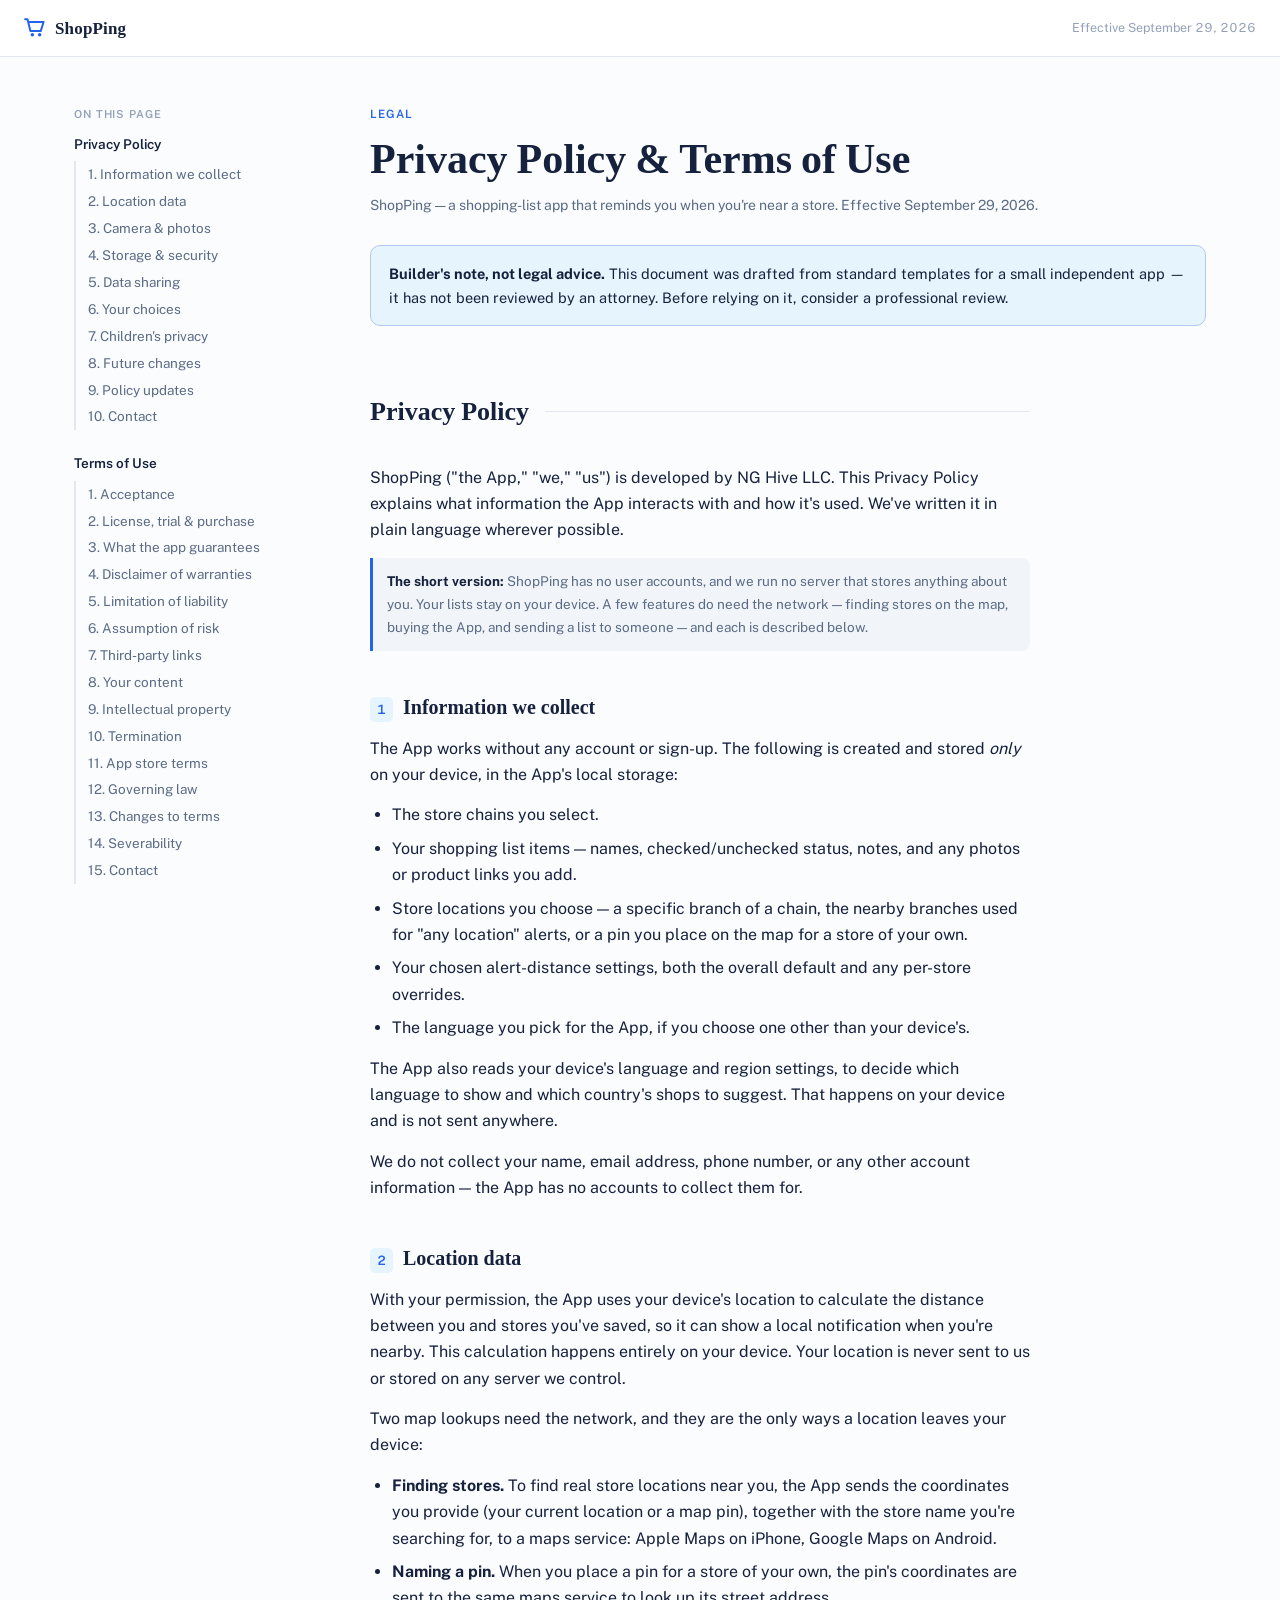
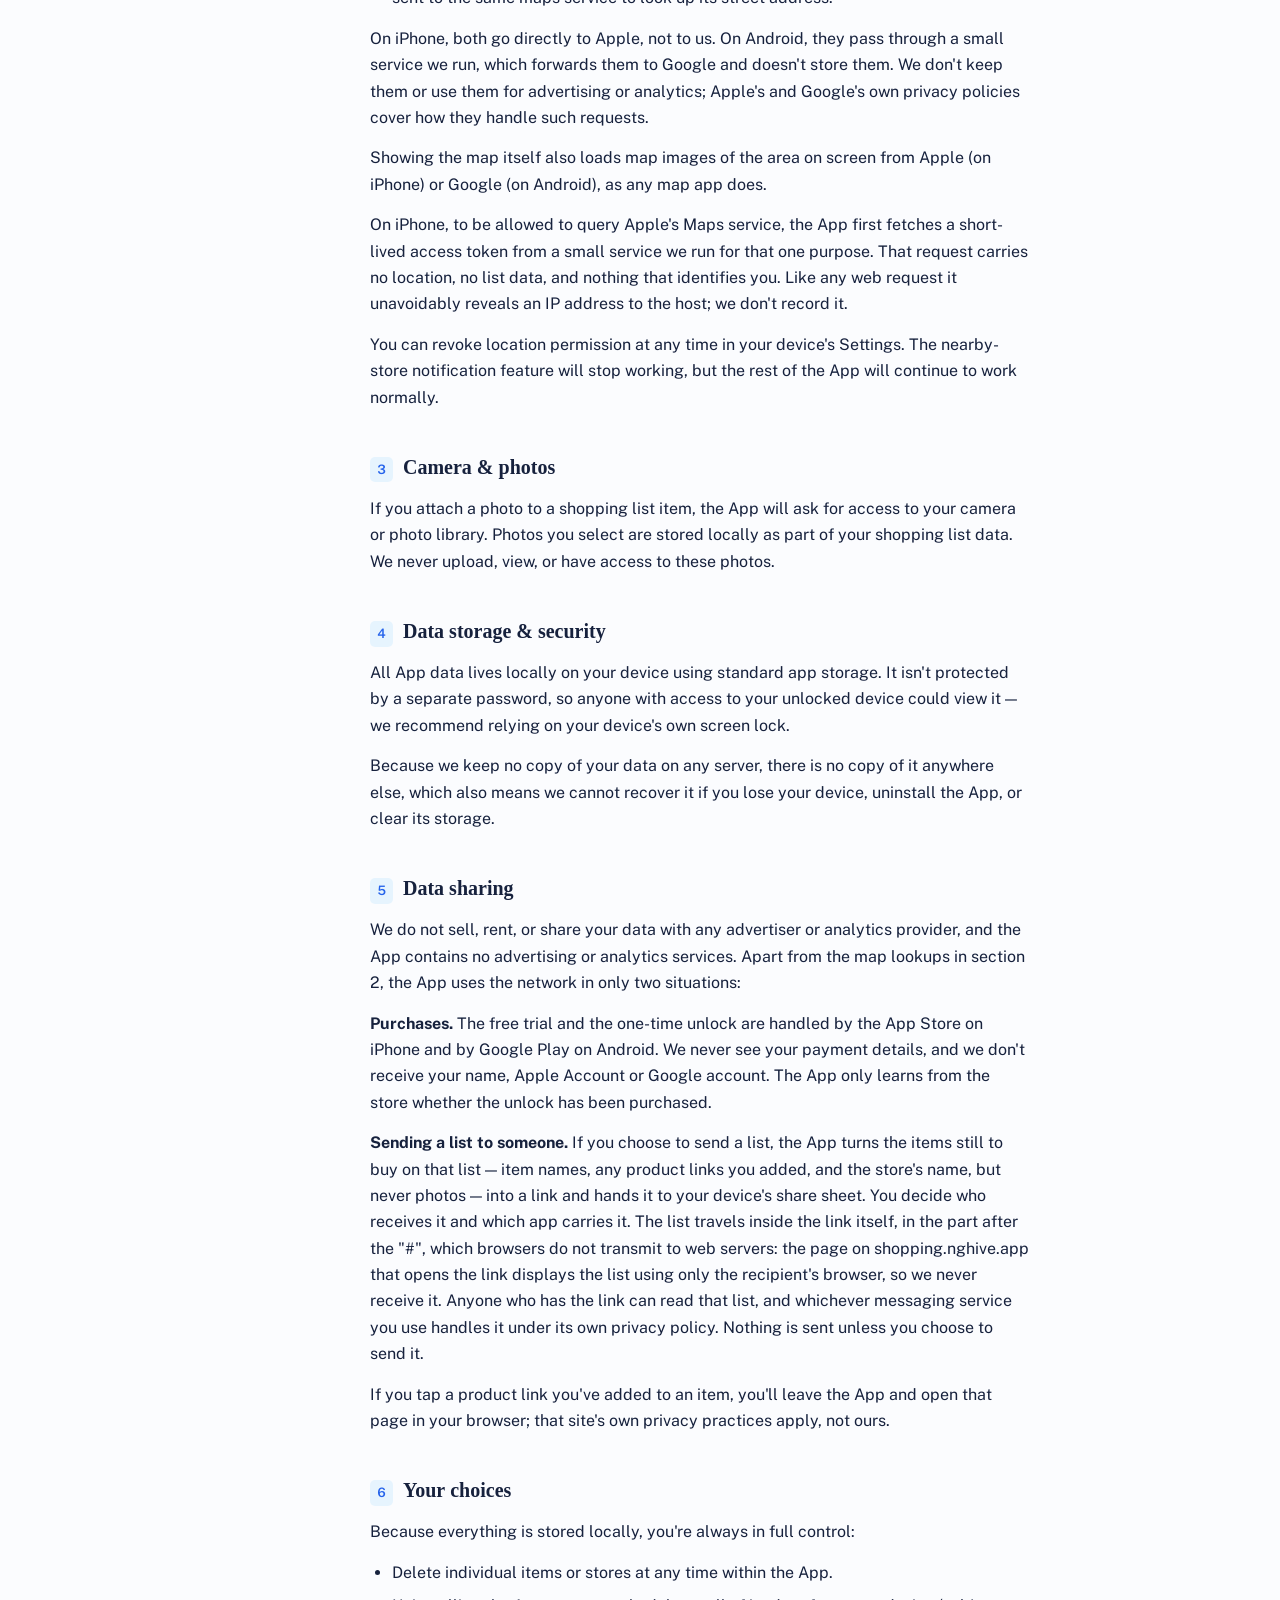
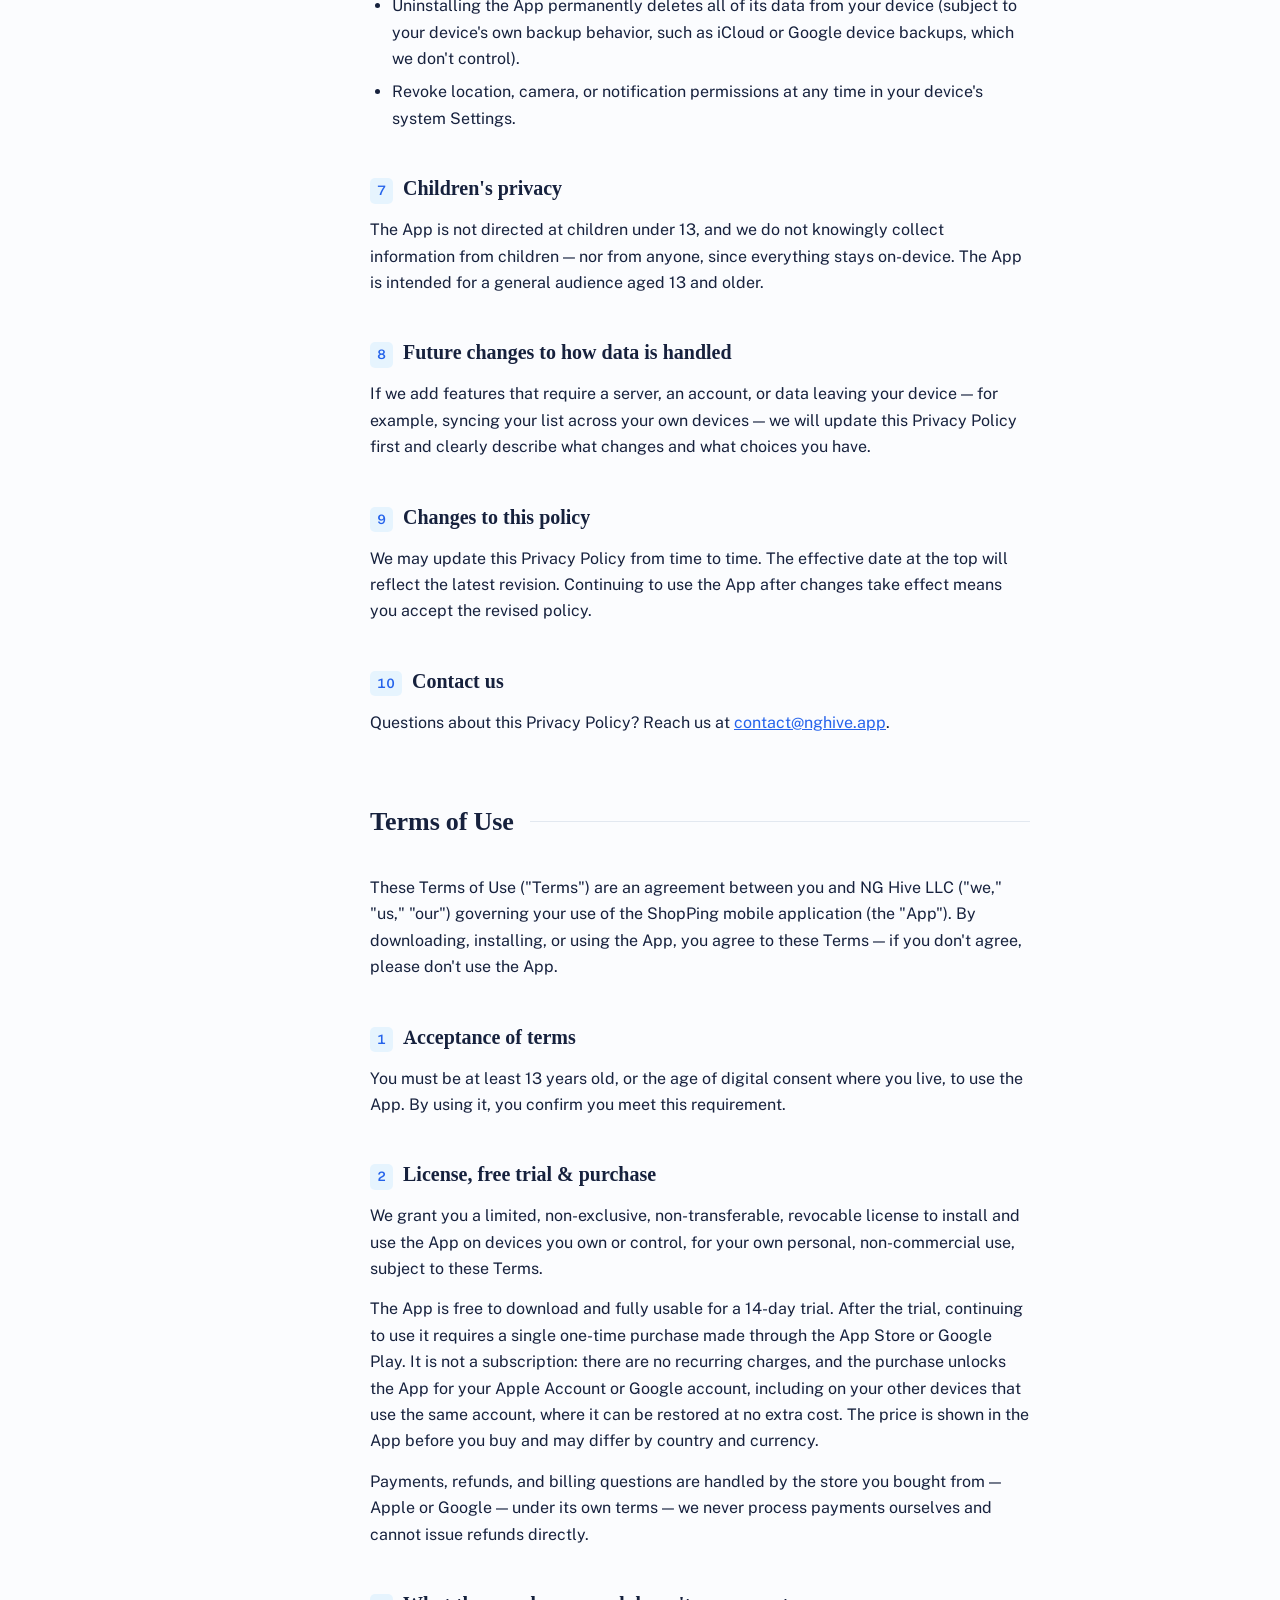
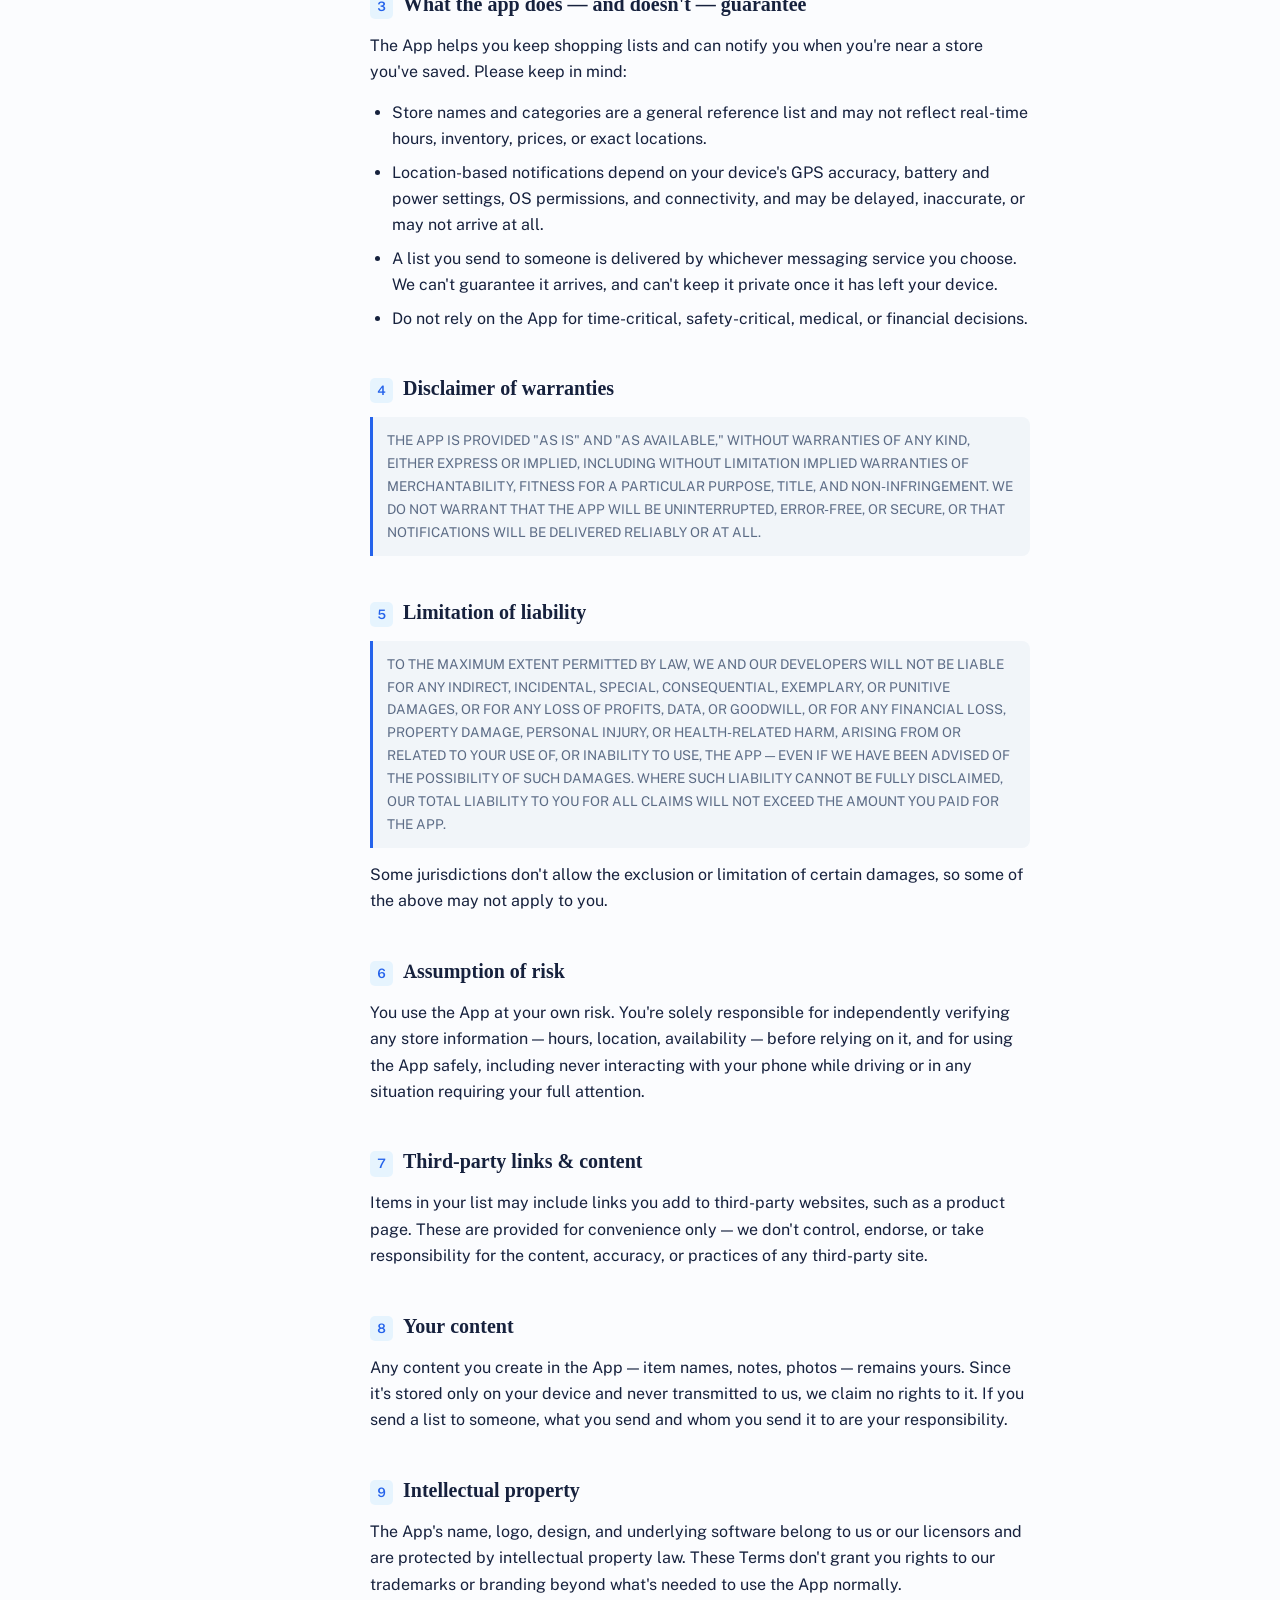
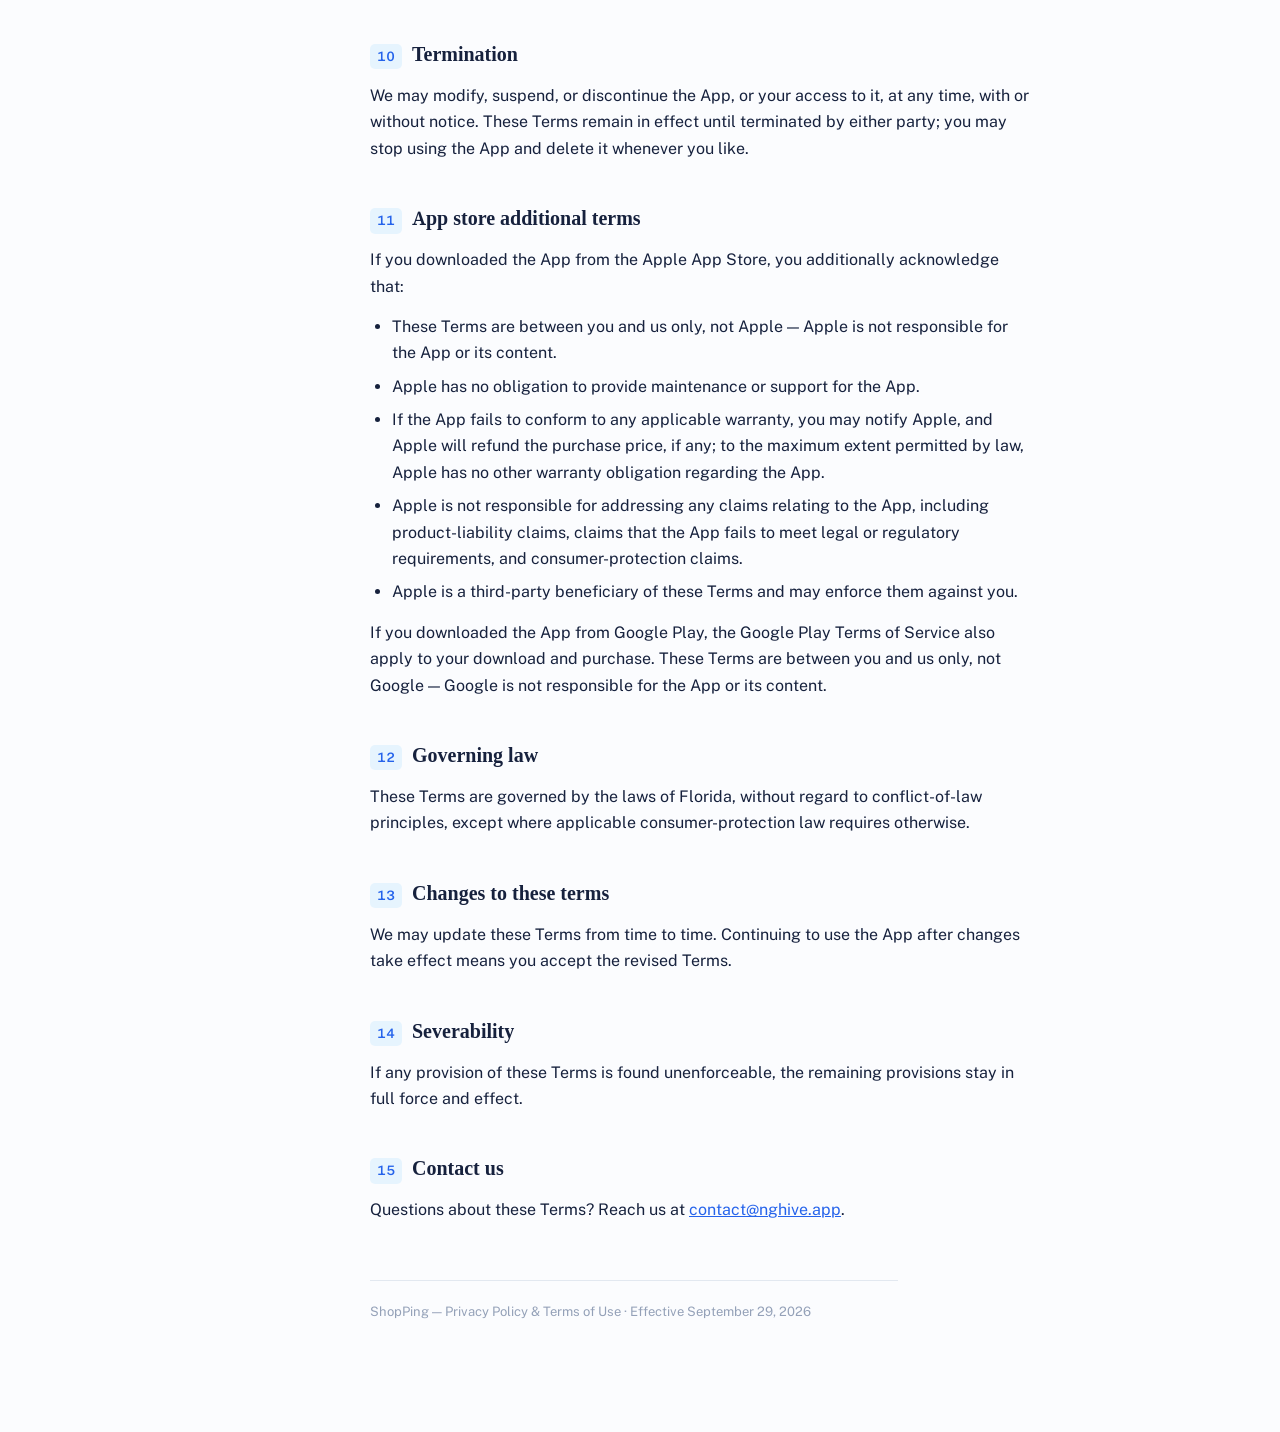
<file: legal.html>
<!doctype html><html><head><meta charset=utf8><meta name=viewport content="width=device-width,initial-scale=1"><style>:root{color-scheme:light}body{margin:0;padding:0;font:14px -apple-system,BlinkMacSystemFont,sans-serif;background:#faf9f5;color:#141413}img{max-width:100%}</style>
<link rel="canonical" href="https://shopping.nghive.app/legal">
<meta property="og:url" content="https://shopping.nghive.app/legal">
<meta property="og:title" content="ShopPing — Privacy Policy &amp; Terms of Use">
<meta property="og:image" content="https://nghive.app/assets/header.jpg">
<meta property="og:site_name" content="NG Hive">
<meta property="og:type" content="website">
<meta name="twitter:card" content="summary_large_image">
</head><body>
<title>ShopPing — Privacy Policy &amp; Terms of Use</title>
<style>
  @font-face {
    font-family: 'Source Serif Doc';
    font-weight: 600 700;
    font-style: normal;
    font-display: swap;
    src: url([data-uri]) format('woff2');
  }
  @font-face {
    font-family: 'Public Sans Doc';
    font-weight: 400 700;
    font-style: normal;
    font-display: swap;
    src: url([data-uri]) format('woff2');
  }

  :root {
    --bg: #fbfcfe;
    --surface: #ffffff;
    --ink: #16213d;
    --ink-muted: #5b6b85;
    --ink-faint: #94a1b8;
    --accent: #2563eb;
    --accent-soft: #e6f4fe;
    --border: #e2e8f0;
    --todo-bg: #fff6dc;
    --todo-text: #8a5a00;
    --todo-border: #f0d78c;
    --code-bg: #f1f5f9;

    --serif: 'Source Serif Doc', Georgia, 'Times New Roman', serif;
    --sans: 'Public Sans Doc', -apple-system, BlinkMacSystemFont, 'Segoe UI', Roboto, sans-serif;
  }

  @media (prefers-color-scheme: dark) {
    :root:not([data-theme="light"]) {
      --bg: #0b1220;
      --surface: #121b2e;
      --ink: #e7ecf5;
      --ink-muted: #93a2bf;
      --ink-faint: #5b6b85;
      --accent: #6d9bf3;
      --accent-soft: #16233d;
      --border: #24314d;
      --todo-bg: #2a2210;
      --todo-text: #e6c469;
      --todo-border: #4a3d18;
      --code-bg: #16213a;
    }
  }
  :root[data-theme="dark"] {
    --bg: #0b1220;
    --surface: #121b2e;
    --ink: #e7ecf5;
    --ink-muted: #93a2bf;
    --ink-faint: #5b6b85;
    --accent: #6d9bf3;
    --accent-soft: #16233d;
    --border: #24314d;
    --todo-bg: #2a2210;
    --todo-text: #e6c469;
    --todo-border: #4a3d18;
    --code-bg: #16213a;
  }

  * { box-sizing: border-box; }

  body {
    background: var(--bg);
    color: var(--ink);
    font-family: var(--sans);
    font-size: 16px;
    line-height: 1.65;
    margin: 0;
    -webkit-font-smoothing: antialiased;
  }

  a { color: var(--accent); }
  a:focus-visible, button:focus-visible, [tabindex]:focus-visible {
    outline: 2px solid var(--accent);
    outline-offset: 2px;
    border-radius: 3px;
  }

  .topbar {
    position: sticky;
    top: 0;
    z-index: 10;
    display: flex;
    align-items: center;
    justify-content: space-between;
    gap: 12px;
    padding: 14px 24px;
    background: color-mix(in srgb, var(--surface) 88%, transparent);
    backdrop-filter: blur(10px);
    border-bottom: 1px solid var(--border);
  }
  .brand {
    display: flex;
    align-items: center;
    gap: 9px;
    font-family: var(--serif);
    font-weight: 700;
    font-size: 17px;
    letter-spacing: 0.01em;
    color: var(--ink);
    text-decoration: none;
  }
  .brand svg { flex: none; }
  .topbar-date {
    font-size: 12.5px;
    color: var(--ink-faint);
    font-variant-numeric: tabular-nums;
  }

  .wrap {
    max-width: 1180px;
    margin: 0 auto;
    padding: 48px 24px 96px;
    display: grid;
    grid-template-columns: 240px minmax(0, 1fr);
    gap: 56px;
    align-items: start;
  }

  .toc {
    position: sticky;
    top: 76px;
    font-size: 13.5px;
  }
  .toc-heading {
    text-transform: uppercase;
    letter-spacing: 0.08em;
    font-size: 11px;
    font-weight: 600;
    color: var(--ink-faint);
    margin: 0 0 10px;
  }
  .toc-group { margin: 0 0 22px; }
  .toc-group-title {
    font-weight: 600;
    color: var(--ink);
    margin-bottom: 6px;
  }
  .toc a {
    display: block;
    padding: 4px 0 4px 12px;
    color: var(--ink-muted);
    text-decoration: none;
    border-left: 2px solid var(--border);
    line-height: 1.4;
  }
  .toc a:hover { color: var(--accent); border-left-color: var(--accent); }

  main { min-width: 0; }

  .doc-header { margin-bottom: 28px; }
  .eyebrow {
    text-transform: uppercase;
    letter-spacing: 0.09em;
    font-size: 11.5px;
    font-weight: 600;
    color: var(--accent);
    margin: 0 0 10px;
  }
  h1.doc-title {
    font-family: var(--serif);
    font-weight: 700;
    font-size: clamp(30px, 4vw, 42px);
    line-height: 1.15;
    margin: 0 0 12px;
    text-wrap: balance;
    color: var(--ink);
  }
  .doc-meta {
    color: var(--ink-muted);
    font-size: 14px;
    margin: 0;
  }

  .callout {
    background: var(--accent-soft);
    border: 1px solid color-mix(in srgb, var(--accent) 25%, var(--border));
    border-radius: 10px;
    padding: 16px 18px;
    margin: 24px 0 40px;
    font-size: 14.5px;
    color: var(--ink);
    line-height: 1.6;
  }
  .callout strong { color: var(--ink); }

  section.doc-section {
    max-width: 66ch;
    margin: 0 0 8px;
    scroll-margin-top: 84px;
  }
  .part-divider {
    display: flex;
    align-items: center;
    gap: 16px;
    margin: 64px 0 32px;
    max-width: 66ch;
  }
  .part-divider:first-of-type { margin-top: 8px; }
  .part-divider .line { flex: 1; height: 1px; background: var(--border); }
  .part-title {
    font-family: var(--serif);
    font-weight: 700;
    font-size: 26px;
    color: var(--ink);
    white-space: nowrap;
  }

  h2.sec-title {
    font-family: var(--serif);
    font-weight: 600;
    font-size: 20px;
    color: var(--ink);
    margin: 40px 0 12px;
    display: flex;
    gap: 10px;
    align-items: baseline;
    text-wrap: balance;
  }
  h2.sec-title .num {
    font-family: var(--sans);
    font-variant-numeric: tabular-nums;
    font-weight: 600;
    font-size: 13px;
    color: var(--accent);
    background: var(--accent-soft);
    border-radius: 5px;
    padding: 2px 7px;
  }

  p { margin: 0 0 14px; color: var(--ink); }
  .doc-section p:last-child { margin-bottom: 0; }
  ul { margin: 0 0 14px; padding-left: 22px; }
  li { margin: 0 0 7px; color: var(--ink); }

  .legal-strong {
    font-size: 13.5px;
    line-height: 1.7;
    color: var(--ink-muted);
    background: var(--code-bg);
    border-left: 3px solid var(--accent);
    padding: 12px 14px;
    border-radius: 0 8px 8px 0;
    margin: 0 0 14px;
  }
  .legal-strong strong { color: var(--ink); }

  .todo {
    background: var(--todo-bg);
    color: var(--todo-text);
    border: 1px dashed var(--todo-border);
    border-radius: 5px;
    padding: 1px 7px;
    font-size: 0.93em;
    font-weight: 600;
    white-space: nowrap;
  }

  .end-mark {
    max-width: 66ch;
    margin-top: 56px;
    padding-top: 20px;
    border-top: 1px solid var(--border);
    color: var(--ink-faint);
    font-size: 13px;
  }

  @media (max-width: 880px) {
    .wrap { grid-template-columns: 1fr; gap: 28px; padding-top: 28px; }
    .toc { position: static; }
    .toc-group { display: inline-block; margin-right: 28px; vertical-align: top; }
  }
</style>

<div class="topbar">
  <a class="brand" href="./">
    <svg width="22" height="22" viewBox="0 0 200 200" fill="none" xmlns="http://www.w3.org/2000/svg" aria-hidden="true">
      <path d="M10,20 L32,20 L58,128 L152,128 L178,46 L46,46" stroke="currentColor" stroke-width="18" stroke-linecap="round" stroke-linejoin="round" style="color:var(--accent)"/>
      <circle cx="76" cy="162" r="16" fill="var(--accent)"/>
      <circle cx="142" cy="162" r="16" fill="var(--accent)"/>
    </svg>
    ShopPing
  </a>
  <span class="topbar-date">Effective September 29, 2026</span>
</div>

<div class="wrap" id="top">
  <nav class="toc" aria-label="Table of contents">
    <p class="toc-heading">On this page</p>
    <div class="toc-group">
      <p class="toc-group-title">Privacy Policy</p>
      <a href="#pp-1">1. Information we collect</a>
      <a href="#pp-2">2. Location data</a>
      <a href="#pp-3">3. Camera &amp; photos</a>
      <a href="#pp-4">4. Storage &amp; security</a>
      <a href="#pp-5">5. Data sharing</a>
      <a href="#pp-6">6. Your choices</a>
      <a href="#pp-7">7. Children's privacy</a>
      <a href="#pp-8">8. Future changes</a>
      <a href="#pp-9">9. Policy updates</a>
      <a href="#pp-10">10. Contact</a>
    </div>
    <div class="toc-group">
      <p class="toc-group-title">Terms of Use</p>
      <a href="#tu-1">1. Acceptance</a>
      <a href="#tu-2">2. License, trial &amp; purchase</a>
      <a href="#tu-3">3. What the app guarantees</a>
      <a href="#tu-4">4. Disclaimer of warranties</a>
      <a href="#tu-5">5. Limitation of liability</a>
      <a href="#tu-6">6. Assumption of risk</a>
      <a href="#tu-7">7. Third-party links</a>
      <a href="#tu-8">8. Your content</a>
      <a href="#tu-9">9. Intellectual property</a>
      <a href="#tu-10">10. Termination</a>
      <a href="#tu-11">11. App store terms</a>
      <a href="#tu-12">12. Governing law</a>
      <a href="#tu-13">13. Changes to terms</a>
      <a href="#tu-14">14. Severability</a>
      <a href="#tu-15">15. Contact</a>
    </div>
  </nav>

  <main>
    <header class="doc-header">
      <p class="eyebrow">Legal</p>
      <h1 class="doc-title">Privacy Policy &amp; Terms of Use</h1>
      <p class="doc-meta">ShopPing — a shopping-list app that reminds you when you're near a store. Effective September 29, 2026.</p>
    </header>

    <div class="callout">
      <strong>Builder's note, not legal advice.</strong> This document was drafted from standard templates for a small independent app — it has not been reviewed by an attorney. Before relying on it, consider a professional review.
    </div>

    <div class="part-divider" id="privacy">
      <span class="part-title">Privacy Policy</span>
      <span class="line"></span>
    </div>

    <section class="doc-section">
      <p>ShopPing ("the App," "we," "us") is developed by NG Hive LLC. This Privacy Policy explains what information the App interacts with and how it's used. We've written it in plain language wherever possible.</p>
      <div class="legal-strong"><strong>The short version:</strong> ShopPing has no user accounts, and we run no server that stores anything about you. Your lists stay on your device. A few features do need the network — finding stores on the map, buying the App, and sending a list to someone — and each is described below.</div>
    </section>

    <section class="doc-section" id="pp-1">
      <h2 class="sec-title"><span class="num">1</span> Information we collect</h2>
      <p>The App works without any account or sign-up. The following is created and stored <em>only</em> on your device, in the App's local storage:</p>
      <ul>
        <li>The store chains you select.</li>
        <li>Your shopping list items — names, checked/unchecked status, notes, and any photos or product links you add.</li>
        <li>Store locations you choose — a specific branch of a chain, the nearby branches used for "any location" alerts, or a pin you place on the map for a store of your own.</li>
        <li>Your chosen alert-distance settings, both the overall default and any per-store overrides.</li>
        <li>The language you pick for the App, if you choose one other than your device's.</li>
      </ul>
      <p>The App also reads your device's language and region settings, to decide which language to show and which country's shops to suggest. That happens on your device and is not sent anywhere.</p>
      <p>We do not collect your name, email address, phone number, or any other account information — the App has no accounts to collect them for.</p>
    </section>

    <section class="doc-section" id="pp-2">
      <h2 class="sec-title"><span class="num">2</span> Location data</h2>
      <p>With your permission, the App uses your device's location to calculate the distance between you and stores you've saved, so it can show a local notification when you're nearby. This calculation happens entirely on your device. Your location is never sent to us or stored on any server we control.</p>
      <p>Two map lookups need the network, and they are the only ways a location leaves your device:</p>
      <ul>
        <li><strong>Finding stores.</strong> To find real store locations near you, the App sends the coordinates you provide (your current location or a map pin), together with the store name you're searching for, to a maps service: Apple Maps on iPhone, Google Maps on Android.</li>
        <li><strong>Naming a pin.</strong> When you place a pin for a store of your own, the pin's coordinates are sent to the same maps service to look up its street address.</li>
      </ul>
      <p>On iPhone, both go directly to Apple, not to us. On Android, they pass through a small service we run, which forwards them to Google and doesn't store them. We don't keep them or use them for advertising or analytics; Apple's and Google's own privacy policies cover how they handle such requests.</p>
      <p>Showing the map itself also loads map images of the area on screen from Apple (on iPhone) or Google (on Android), as any map app does.</p>
      <p>On iPhone, to be allowed to query Apple's Maps service, the App first fetches a short-lived access token from a small service we run for that one purpose. That request carries no location, no list data, and nothing that identifies you. Like any web request it unavoidably reveals an IP address to the host; we don't record it.</p>
      <p>You can revoke location permission at any time in your device's Settings. The nearby-store notification feature will stop working, but the rest of the App will continue to work normally.</p>
    </section>

    <section class="doc-section" id="pp-3">
      <h2 class="sec-title"><span class="num">3</span> Camera &amp; photos</h2>
      <p>If you attach a photo to a shopping list item, the App will ask for access to your camera or photo library. Photos you select are stored locally as part of your shopping list data. We never upload, view, or have access to these photos.</p>
    </section>

    <section class="doc-section" id="pp-4">
      <h2 class="sec-title"><span class="num">4</span> Data storage &amp; security</h2>
      <p>All App data lives locally on your device using standard app storage. It isn't protected by a separate password, so anyone with access to your unlocked device could view it — we recommend relying on your device's own screen lock.</p>
      <p>Because we keep no copy of your data on any server, there is no copy of it anywhere else, which also means we cannot recover it if you lose your device, uninstall the App, or clear its storage.</p>
    </section>

    <section class="doc-section" id="pp-5">
      <h2 class="sec-title"><span class="num">5</span> Data sharing</h2>
      <p>We do not sell, rent, or share your data with any advertiser or analytics provider, and the App contains no advertising or analytics services. Apart from the map lookups in section 2, the App uses the network in only two situations:</p>
      <p><strong>Purchases.</strong> The free trial and the one-time unlock are handled by the App Store on iPhone and by Google Play on Android. We never see your payment details, and we don't receive your name, Apple Account or Google account. The App only learns from the store whether the unlock has been purchased.</p>
      <p><strong>Sending a list to someone.</strong> If you choose to send a list, the App turns the items still to buy on that list — item names, any product links you added, and the store's name, but never photos — into a link and hands it to your device's share sheet. You decide who receives it and which app carries it. The list travels inside the link itself, in the part after the "#", which browsers do not transmit to web servers: the page on shopping.nghive.app that opens the link displays the list using only the recipient's browser, so we never receive it. Anyone who has the link can read that list, and whichever messaging service you use handles it under its own privacy policy. Nothing is sent unless you choose to send it.</p>
      <p>If you tap a product link you've added to an item, you'll leave the App and open that page in your browser; that site's own privacy practices apply, not ours.</p>
    </section>

    <section class="doc-section" id="pp-6">
      <h2 class="sec-title"><span class="num">6</span> Your choices</h2>
      <p>Because everything is stored locally, you're always in full control:</p>
      <ul>
        <li>Delete individual items or stores at any time within the App.</li>
        <li>Uninstalling the App permanently deletes all of its data from your device (subject to your device's own backup behavior, such as iCloud or Google device backups, which we don't control).</li>
        <li>Revoke location, camera, or notification permissions at any time in your device's system Settings.</li>
      </ul>
    </section>

    <section class="doc-section" id="pp-7">
      <h2 class="sec-title"><span class="num">7</span> Children's privacy</h2>
      <p>The App is not directed at children under 13, and we do not knowingly collect information from children — nor from anyone, since everything stays on-device. The App is intended for a general audience aged 13 and older.</p>
    </section>

    <section class="doc-section" id="pp-8">
      <h2 class="sec-title"><span class="num">8</span> Future changes to how data is handled</h2>
      <p>If we add features that require a server, an account, or data leaving your device — for example, syncing your list across your own devices — we will update this Privacy Policy first and clearly describe what changes and what choices you have.</p>
    </section>

    <section class="doc-section" id="pp-9">
      <h2 class="sec-title"><span class="num">9</span> Changes to this policy</h2>
      <p>We may update this Privacy Policy from time to time. The effective date at the top will reflect the latest revision. Continuing to use the App after changes take effect means you accept the revised policy.</p>
    </section>

    <section class="doc-section" id="pp-10">
      <h2 class="sec-title"><span class="num">10</span> Contact us</h2>
      <p>Questions about this Privacy Policy? Reach us at <a href="mailto:contact@nghive.app">contact@nghive.app</a>.</p>
    </section>

    <div class="part-divider" id="terms">
      <span class="part-title">Terms of Use</span>
      <span class="line"></span>
    </div>

    <section class="doc-section">
      <p>These Terms of Use ("Terms") are an agreement between you and NG Hive LLC ("we," "us," "our") governing your use of the ShopPing mobile application (the "App"). By downloading, installing, or using the App, you agree to these Terms — if you don't agree, please don't use the App.</p>
    </section>

    <section class="doc-section" id="tu-1">
      <h2 class="sec-title"><span class="num">1</span> Acceptance of terms</h2>
      <p>You must be at least 13 years old, or the age of digital consent where you live, to use the App. By using it, you confirm you meet this requirement.</p>
    </section>

    <section class="doc-section" id="tu-2">
      <h2 class="sec-title"><span class="num">2</span> License, free trial &amp; purchase</h2>
      <p>We grant you a limited, non-exclusive, non-transferable, revocable license to install and use the App on devices you own or control, for your own personal, non-commercial use, subject to these Terms.</p>
      <p>The App is free to download and fully usable for a 14-day trial. After the trial, continuing to use it requires a single one-time purchase made through the App Store or Google Play. It is not a subscription: there are no recurring charges, and the purchase unlocks the App for your Apple Account or Google account, including on your other devices that use the same account, where it can be restored at no extra cost. The price is shown in the App before you buy and may differ by country and currency.</p>
      <p>Payments, refunds, and billing questions are handled by the store you bought from — Apple or Google — under its own terms — we never process payments ourselves and cannot issue refunds directly.</p>
    </section>

    <section class="doc-section" id="tu-3">
      <h2 class="sec-title"><span class="num">3</span> What the app does — and doesn't — guarantee</h2>
      <p>The App helps you keep shopping lists and can notify you when you're near a store you've saved. Please keep in mind:</p>
      <ul>
        <li>Store names and categories are a general reference list and may not reflect real-time hours, inventory, prices, or exact locations.</li>
        <li>Location-based notifications depend on your device's GPS accuracy, battery and power settings, OS permissions, and connectivity, and may be delayed, inaccurate, or may not arrive at all.</li>
        <li>A list you send to someone is delivered by whichever messaging service you choose. We can't guarantee it arrives, and can't keep it private once it has left your device.</li>
        <li>Do not rely on the App for time-critical, safety-critical, medical, or financial decisions.</li>
      </ul>
    </section>

    <section class="doc-section" id="tu-4">
      <h2 class="sec-title"><span class="num">4</span> Disclaimer of warranties</h2>
      <div class="legal-strong">THE APP IS PROVIDED "AS IS" AND "AS AVAILABLE," WITHOUT WARRANTIES OF ANY KIND, EITHER EXPRESS OR IMPLIED, INCLUDING WITHOUT LIMITATION IMPLIED WARRANTIES OF MERCHANTABILITY, FITNESS FOR A PARTICULAR PURPOSE, TITLE, AND NON-INFRINGEMENT. WE DO NOT WARRANT THAT THE APP WILL BE UNINTERRUPTED, ERROR-FREE, OR SECURE, OR THAT NOTIFICATIONS WILL BE DELIVERED RELIABLY OR AT ALL.</div>
    </section>

    <section class="doc-section" id="tu-5">
      <h2 class="sec-title"><span class="num">5</span> Limitation of liability</h2>
      <div class="legal-strong">TO THE MAXIMUM EXTENT PERMITTED BY LAW, WE AND OUR DEVELOPERS WILL NOT BE LIABLE FOR ANY INDIRECT, INCIDENTAL, SPECIAL, CONSEQUENTIAL, EXEMPLARY, OR PUNITIVE DAMAGES, OR FOR ANY LOSS OF PROFITS, DATA, OR GOODWILL, OR FOR ANY FINANCIAL LOSS, PROPERTY DAMAGE, PERSONAL INJURY, OR HEALTH-RELATED HARM, ARISING FROM OR RELATED TO YOUR USE OF, OR INABILITY TO USE, THE APP — EVEN IF WE HAVE BEEN ADVISED OF THE POSSIBILITY OF SUCH DAMAGES. WHERE SUCH LIABILITY CANNOT BE FULLY DISCLAIMED, OUR TOTAL LIABILITY TO YOU FOR ALL CLAIMS WILL NOT EXCEED THE AMOUNT YOU PAID FOR THE APP.</div>
      <p>Some jurisdictions don't allow the exclusion or limitation of certain damages, so some of the above may not apply to you.</p>
    </section>

    <section class="doc-section" id="tu-6">
      <h2 class="sec-title"><span class="num">6</span> Assumption of risk</h2>
      <p>You use the App at your own risk. You're solely responsible for independently verifying any store information — hours, location, availability — before relying on it, and for using the App safely, including never interacting with your phone while driving or in any situation requiring your full attention.</p>
    </section>

    <section class="doc-section" id="tu-7">
      <h2 class="sec-title"><span class="num">7</span> Third-party links &amp; content</h2>
      <p>Items in your list may include links you add to third-party websites, such as a product page. These are provided for convenience only — we don't control, endorse, or take responsibility for the content, accuracy, or practices of any third-party site.</p>
    </section>

    <section class="doc-section" id="tu-8">
      <h2 class="sec-title"><span class="num">8</span> Your content</h2>
      <p>Any content you create in the App — item names, notes, photos — remains yours. Since it's stored only on your device and never transmitted to us, we claim no rights to it. If you send a list to someone, what you send and whom you send it to are your responsibility.</p>
    </section>

    <section class="doc-section" id="tu-9">
      <h2 class="sec-title"><span class="num">9</span> Intellectual property</h2>
      <p>The App's name, logo, design, and underlying software belong to us or our licensors and are protected by intellectual property law. These Terms don't grant you rights to our trademarks or branding beyond what's needed to use the App normally.</p>
    </section>

    <section class="doc-section" id="tu-10">
      <h2 class="sec-title"><span class="num">10</span> Termination</h2>
      <p>We may modify, suspend, or discontinue the App, or your access to it, at any time, with or without notice. These Terms remain in effect until terminated by either party; you may stop using the App and delete it whenever you like.</p>
    </section>

    <section class="doc-section" id="tu-11">
      <h2 class="sec-title"><span class="num">11</span> App store additional terms</h2>
      <p>If you downloaded the App from the Apple App Store, you additionally acknowledge that:</p>
      <ul>
        <li>These Terms are between you and us only, not Apple — Apple is not responsible for the App or its content.</li>
        <li>Apple has no obligation to provide maintenance or support for the App.</li>
        <li>If the App fails to conform to any applicable warranty, you may notify Apple, and Apple will refund the purchase price, if any; to the maximum extent permitted by law, Apple has no other warranty obligation regarding the App.</li>
        <li>Apple is not responsible for addressing any claims relating to the App, including product-liability claims, claims that the App fails to meet legal or regulatory requirements, and consumer-protection claims.</li>
        <li>Apple is a third-party beneficiary of these Terms and may enforce them against you.</li>
      </ul>
      <p>If you downloaded the App from Google Play, the Google Play Terms of Service also apply to your download and purchase. These Terms are between you and us only, not Google — Google is not responsible for the App or its content.</p>
    </section>

    <section class="doc-section" id="tu-12">
      <h2 class="sec-title"><span class="num">12</span> Governing law</h2>
      <p>These Terms are governed by the laws of Florida, without regard to conflict-of-law principles, except where applicable consumer-protection law requires otherwise.</p>
    </section>

    <section class="doc-section" id="tu-13">
      <h2 class="sec-title"><span class="num">13</span> Changes to these terms</h2>
      <p>We may update these Terms from time to time. Continuing to use the App after changes take effect means you accept the revised Terms.</p>
    </section>

    <section class="doc-section" id="tu-14">
      <h2 class="sec-title"><span class="num">14</span> Severability</h2>
      <p>If any provision of these Terms is found unenforceable, the remaining provisions stay in full force and effect.</p>
    </section>

    <section class="doc-section" id="tu-15">
      <h2 class="sec-title"><span class="num">15</span> Contact us</h2>
      <p>Questions about these Terms? Reach us at <a href="mailto:contact@nghive.app">contact@nghive.app</a>.</p>
    </section>

    <p class="end-mark">ShopPing — Privacy Policy &amp; Terms of Use · Effective September 29, 2026</p>
  </main>
</div>

</body></html>
</file>
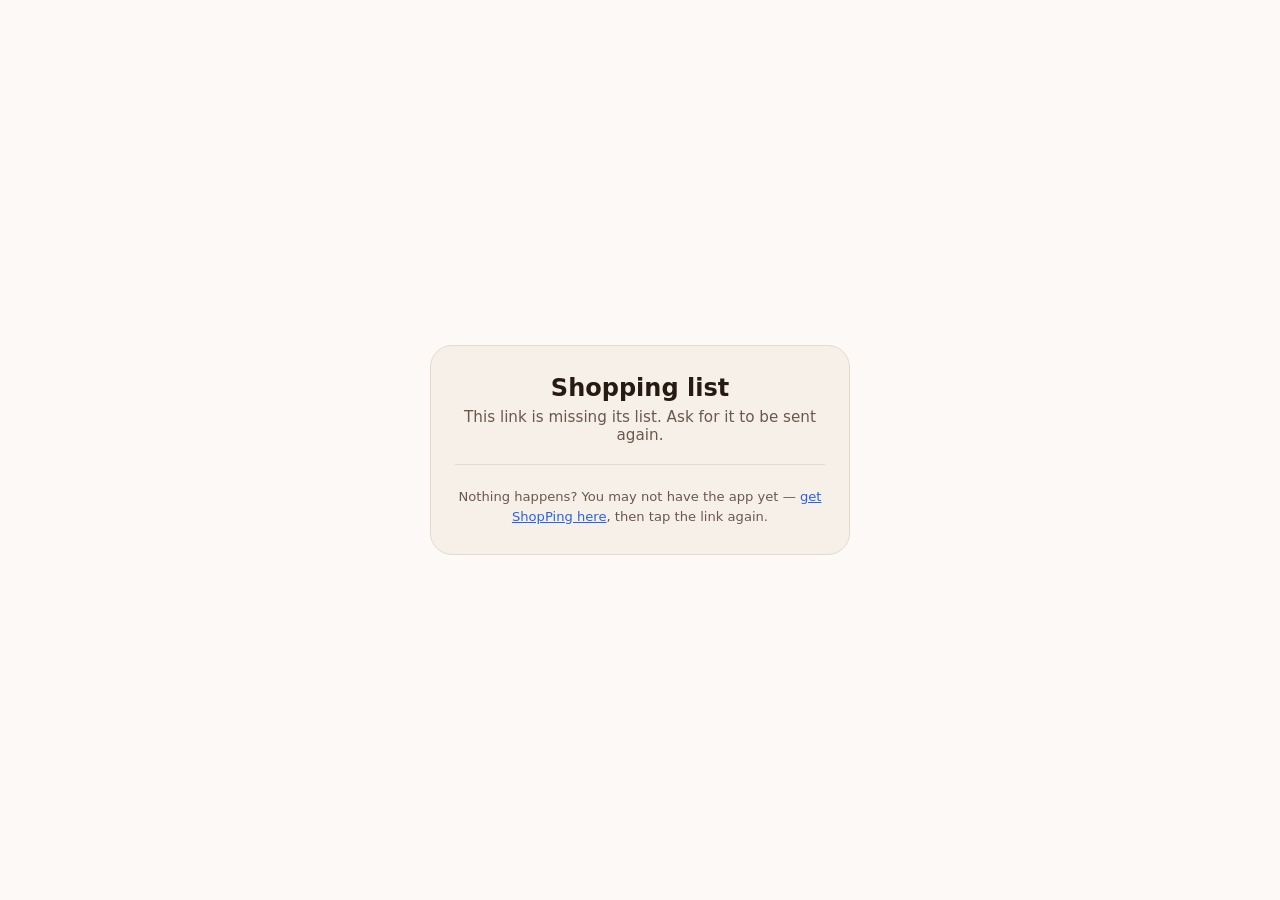
<file: list.html>
<!DOCTYPE html>
<html lang="en">
<head>
<meta charset="utf-8">
<meta name="viewport" content="width=device-width, initial-scale=1">
<title>Shopping list · ShopPing</title>
<meta name="robots" content="noindex">
<meta name="description" content="Open a shopping list someone shared with you in ShopPing.">
<link rel="preconnect" href="https://fonts.gstatic.com" crossorigin>
<link rel="stylesheet" href="https://fonts.googleapis.com/css2?family=Bricolage+Grotesque:opsz,wght@12..96,400..800&family=Karla:ital,wght@0,400;0,500;0,600;0,700&display=swap">
<style>
  :root {
    --paper: #fcf9f6;
    --paper-tint: #f7f0e9;
    --ink: #271a13;
    --ink-soft: #6b584c;
    --blue: #2563eb;
    --sand: #e7dacd;
    --radius-lg: 22px;
    --radius-md: 14px;
    color-scheme: light;
  }
  @media (prefers-color-scheme: dark) {
    :root:not([data-theme="light"]) {
      --paper: #1c130e;
      --paper-tint: #241a13;
      --ink: #f4ece3;
      --ink-soft: #c3ab98;
      --blue: #60a5fa;
      --sand: #3a2a1e;
      color-scheme: dark;
    }
  }
  * { box-sizing: border-box; }
  body {
    margin: 0;
    min-height: 100vh;
    display: flex;
    align-items: center;
    justify-content: center;
    padding: 32px 16px;
    background: var(--paper);
    color: var(--ink);
    font-family: Karla, system-ui, -apple-system, sans-serif;
  }
  .card {
    width: 100%;
    max-width: 420px;
    background: var(--paper-tint);
    border: 1px solid var(--sand);
    border-radius: var(--radius-lg);
    padding: 28px 24px;
    text-align: center;
  }
  h1 {
    font-family: 'Bricolage Grotesque', system-ui, sans-serif;
    font-size: 1.5rem;
    margin: 0 0 6px;
  }
  .store { color: var(--ink-soft); margin: 0 0 20px; font-size: 0.95rem; }
  ul {
    list-style: none;
    margin: 0 0 22px;
    padding: 0;
    text-align: left;
    border-top: 1px solid var(--sand);
  }
  li {
    padding: 10px 4px;
    border-bottom: 1px solid var(--sand);
    font-size: 0.95rem;
  }
  .btn {
    display: block;
    background: var(--blue);
    color: #fff;
    text-decoration: none;
    font-weight: 700;
    padding: 14px 18px;
    border-radius: var(--radius-md);
    margin-bottom: 12px;
  }
  .hint { color: var(--ink-soft); font-size: 0.82rem; line-height: 1.5; margin: 0; }
  .hint a { color: var(--blue); }
</style>

<link rel="canonical" href="https://shopping.nghive.app/list">
<meta property="og:url" content="https://shopping.nghive.app/list">
<meta property="og:title" content="Shopping list · ShopPing">
<meta property="og:description" content="Open a shopping list someone shared with you in ShopPing.">
<meta property="og:image" content="https://shopping.nghive.app/share-card.png">
<meta property="og:image:width" content="1200">
<meta property="og:image:height" content="630">
<meta name="twitter:image" content="https://shopping.nghive.app/share-card.png">
<meta property="og:site_name" content="ShopPing">
<meta property="og:type" content="website">
<meta name="twitter:card" content="summary_large_image">
<link rel="stylesheet" href="cyrillic.css">
</head>
<body>
<div class="card">
  <h1 id="title">Shopping list</h1>
  <p class="store" id="store"></p>
  <ul id="items"></ul>
  <a class="btn" id="open" href="#">Open in ShopPing</a>
  <p class="hint" id="hint">
    Nothing happens? You may not have the app yet —
    <a href="https://shopping.nghive.app/">get ShopPing here</a>,
    then tap the link again.
  </p>
</div>

<script>
  // One address for every language: the app builds the link, so the page
  // follows the reader's browser instead of a /xx/ folder.
  (function () {
    var T = {
      es: ['Lista de compras', 'Abrir en ShopPing', '¿No pasa nada? Puede que aún no tengas la app: ', 'consigue ShopPing aquí', ' y vuelve a tocar el enlace.', 'A este enlace le falta la lista. Pide que te lo envíen de nuevo.'],
      de: ['Einkaufsliste', 'In ShopPing öffnen', 'Nichts passiert? Vielleicht hast du die App noch nicht – ', 'hier gibt es ShopPing', ', dann tippe noch einmal auf den Link.', 'In diesem Link fehlt die Liste. Bitte lass ihn dir noch einmal schicken.'],
      fr: ['Liste de courses', 'Ouvrir dans ShopPing', 'Rien ne se passe ? Vous n’avez peut-être pas encore l’app : ', 'téléchargez ShopPing ici', ', puis touchez à nouveau le lien.', 'Ce lien ne contient pas la liste. Demandez qu’on vous le renvoie.'],
      ru: ['Список покупок', 'Открыть в ShopPing', 'Ничего не происходит? Возможно, у вас ещё нет приложения — ', 'скачайте ShopPing здесь', ' и нажмите на ссылку ещё раз.', 'В этой ссылке нет списка. Попросите прислать её ещё раз.'],
      pt: ['Lista de compras', 'Abrir no ShopPing', 'Nada acontece? Talvez você ainda não tenha o app — ', 'baixe o ShopPing aqui', ' e toque no link de novo.', 'Este link está sem a lista. Peça para enviarem de novo.']
    };
    var prefs = navigator.languages || [navigator.language || 'en'];
    var lang = null;
    for (var i = 0; i < prefs.length && !lang; i++) {
      var code = String(prefs[i]).slice(0, 2).toLowerCase();
      if (code === 'en') break;
      if (T[code]) lang = code;
    }
    window.LIST_MISSING = 'This link is missing its list. Ask for it to be sent again.';
    if (!lang) return;
    var t = T[lang];
    document.documentElement.lang = lang;
    document.title = t[0] + ' · ShopPing';
    document.getElementById('title').textContent = t[0];
    document.getElementById('open').textContent = t[1];
    var hint = document.getElementById('hint');
    var link = hint.querySelector('a');
    link.href = 'https://shopping.nghive.app/' + lang + '/';
    link.textContent = t[3];
    hint.textContent = t[2];
    hint.appendChild(link);
    hint.appendChild(document.createTextNode(t[4]));
    window.LIST_MISSING = t[5];
  })();
</script>

<script>
  // The list travels in the URL fragment, which browsers never send to the
  // server — so what someone shared stays between their phone and yours, and
  // never reaches this site's host. This page only re-hands it to the app.
  (function () {
    var hash = location.hash.slice(1);
    // Links made before September 2026 carry percent-encoded JSON after
    // "d="; newer ones are base64url and take up about a third of the room.
    var legacy = /^d=(.+)$/.exec(hash);
    var openLink = document.getElementById('open');

    if (!hash) {
      document.getElementById('store').textContent = window.LIST_MISSING;
      openLink.style.display = 'none';
      return;
    }

    openLink.href = legacy ? 'shopping://list?d=' + legacy[1] : 'shopping://list#' + hash;

    // A leading "~" means the payload was compressed, which is what keeps a
    // list of fifteen product links from producing a link nobody wants to
    // look at. The button above works regardless — only this preview needs
    // to undo it, so an old browser without DecompressionStream simply shows
    // no preview rather than an error.
    function bytesOf(b64) {
      var bin = atob(b64.replace(/-/g, '+').replace(/_/g, '/'));
      var out = new Uint8Array(bin.length);
      for (var i = 0; i < bin.length; i++) out[i] = bin.charCodeAt(i);
      return out;
    }

    function textOf(payload) {
      if (payload.charAt(0) !== '~') {
        return Promise.resolve(new TextDecoder().decode(bytesOf(payload)));
      }
      if (typeof DecompressionStream !== 'function') return Promise.resolve(null);
      var stream = new Blob([bytesOf(payload.slice(1))]).stream()
        .pipeThrough(new DecompressionStream('deflate-raw'));
      return new Response(stream).text().catch(function () { return null; });
    }

    // Preview the contents so the page is useful even without the app
    // installed. Anything malformed just shows no preview — the app does its
    // own validation, this is only a courtesy.
    (legacy
      ? Promise.resolve(null)
      : textOf(hash)
    ).then(function (decoded) {
      var storeName = null;
      var names = [];

      if (legacy) {
        var data = JSON.parse(decodeURIComponent(legacy[1]));
        storeName = data && data.storeName;
        (data && data.items ? data.items : []).forEach(function (item) {
          if (item && typeof item.name === 'string') names.push(item.name);
        });
      } else {
        if (!decoded) return;
        var lines = decoded.split('\n');
        var head = lines.shift() || '';
        // A chain sends "c<id>" plus its display name; anything else sends
        // "n<name>". Either way the name is what goes in the heading.
        var headParts = head.split('\t');
        storeName = head.charAt(0) === 'c' ? headParts[1] || null : headParts[0].slice(1);
        lines.forEach(function (line) {
          var name = line.split('\t')[0];
          if (name) names.push(name);
        });
      }

      if (storeName) document.getElementById('store').textContent = storeName;
      var list = document.getElementById('items');
      names.slice(0, 200).forEach(function (name) {
        var li = document.createElement('li');
        li.textContent = name;
        list.appendChild(li);
      });
    }).catch(function () {
      /* no preview, the button still works */
    });
  })();
</script>
</body>
</html>
</file>
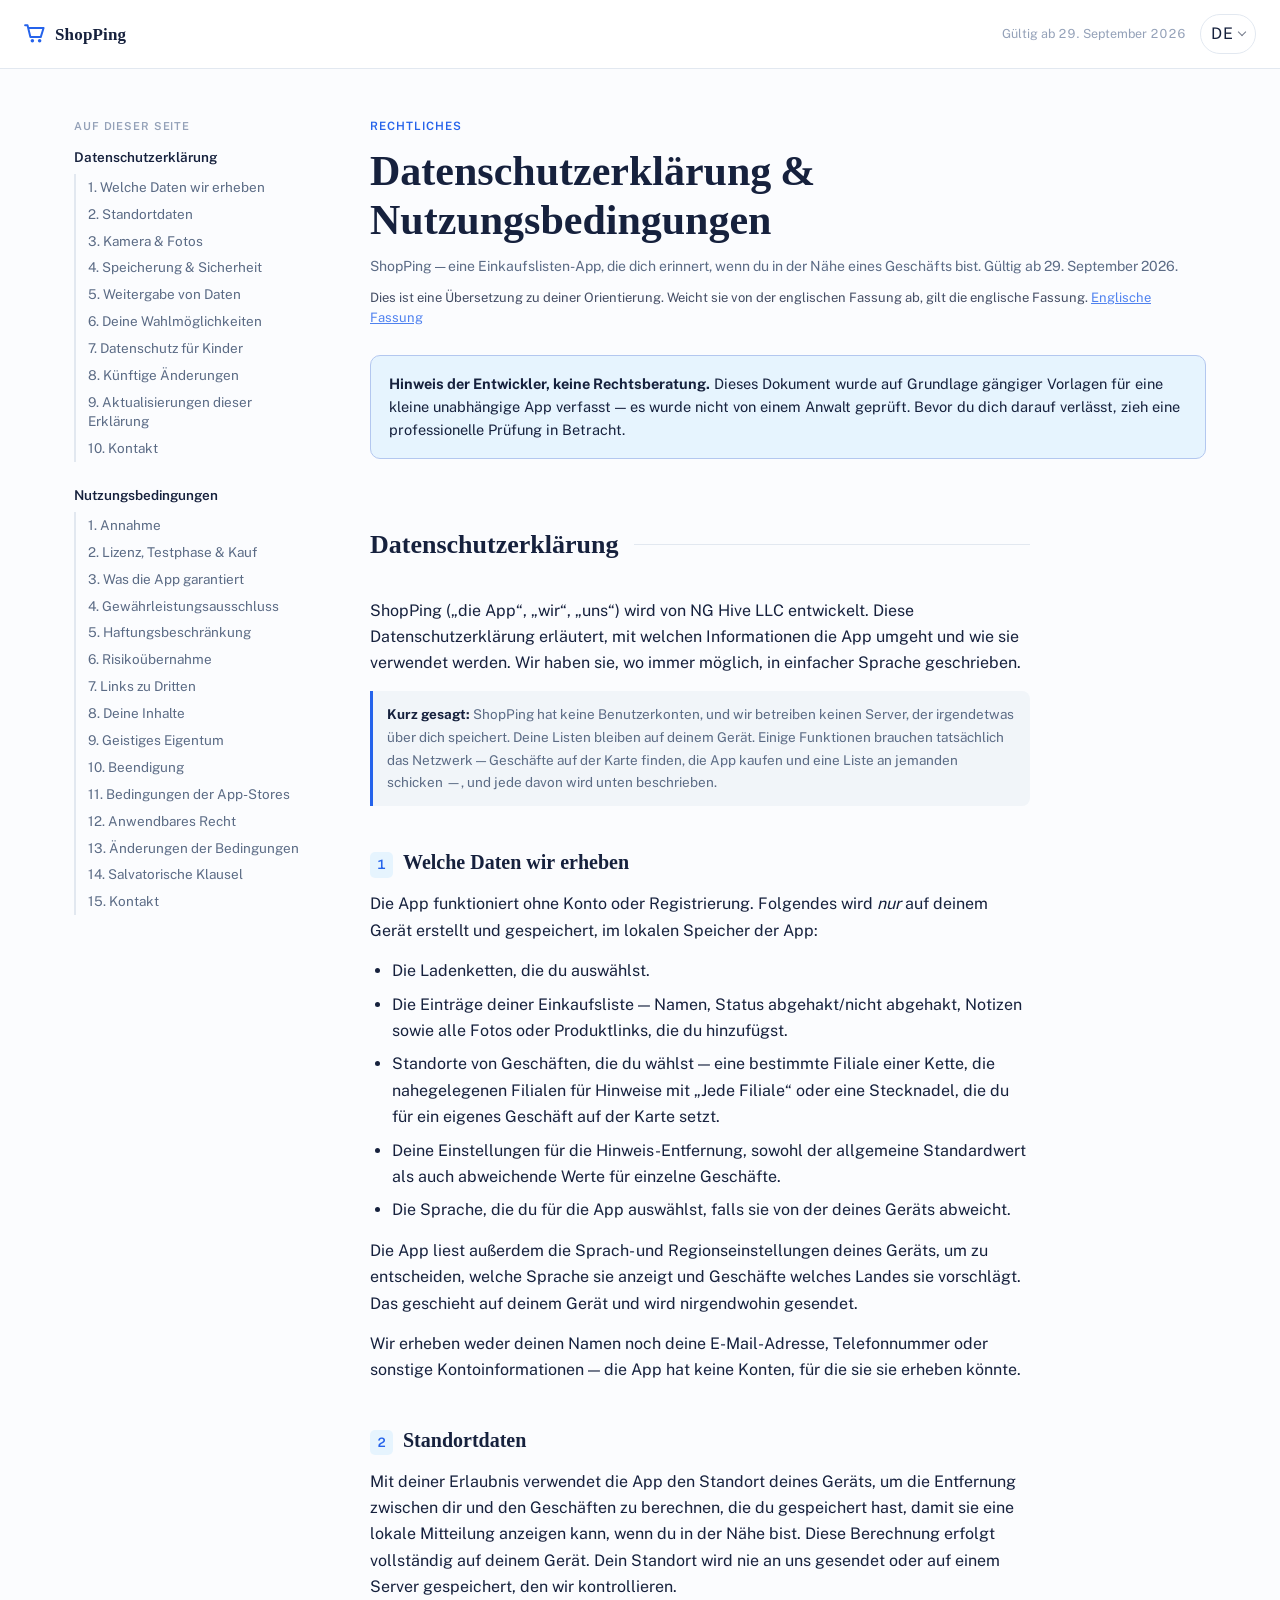
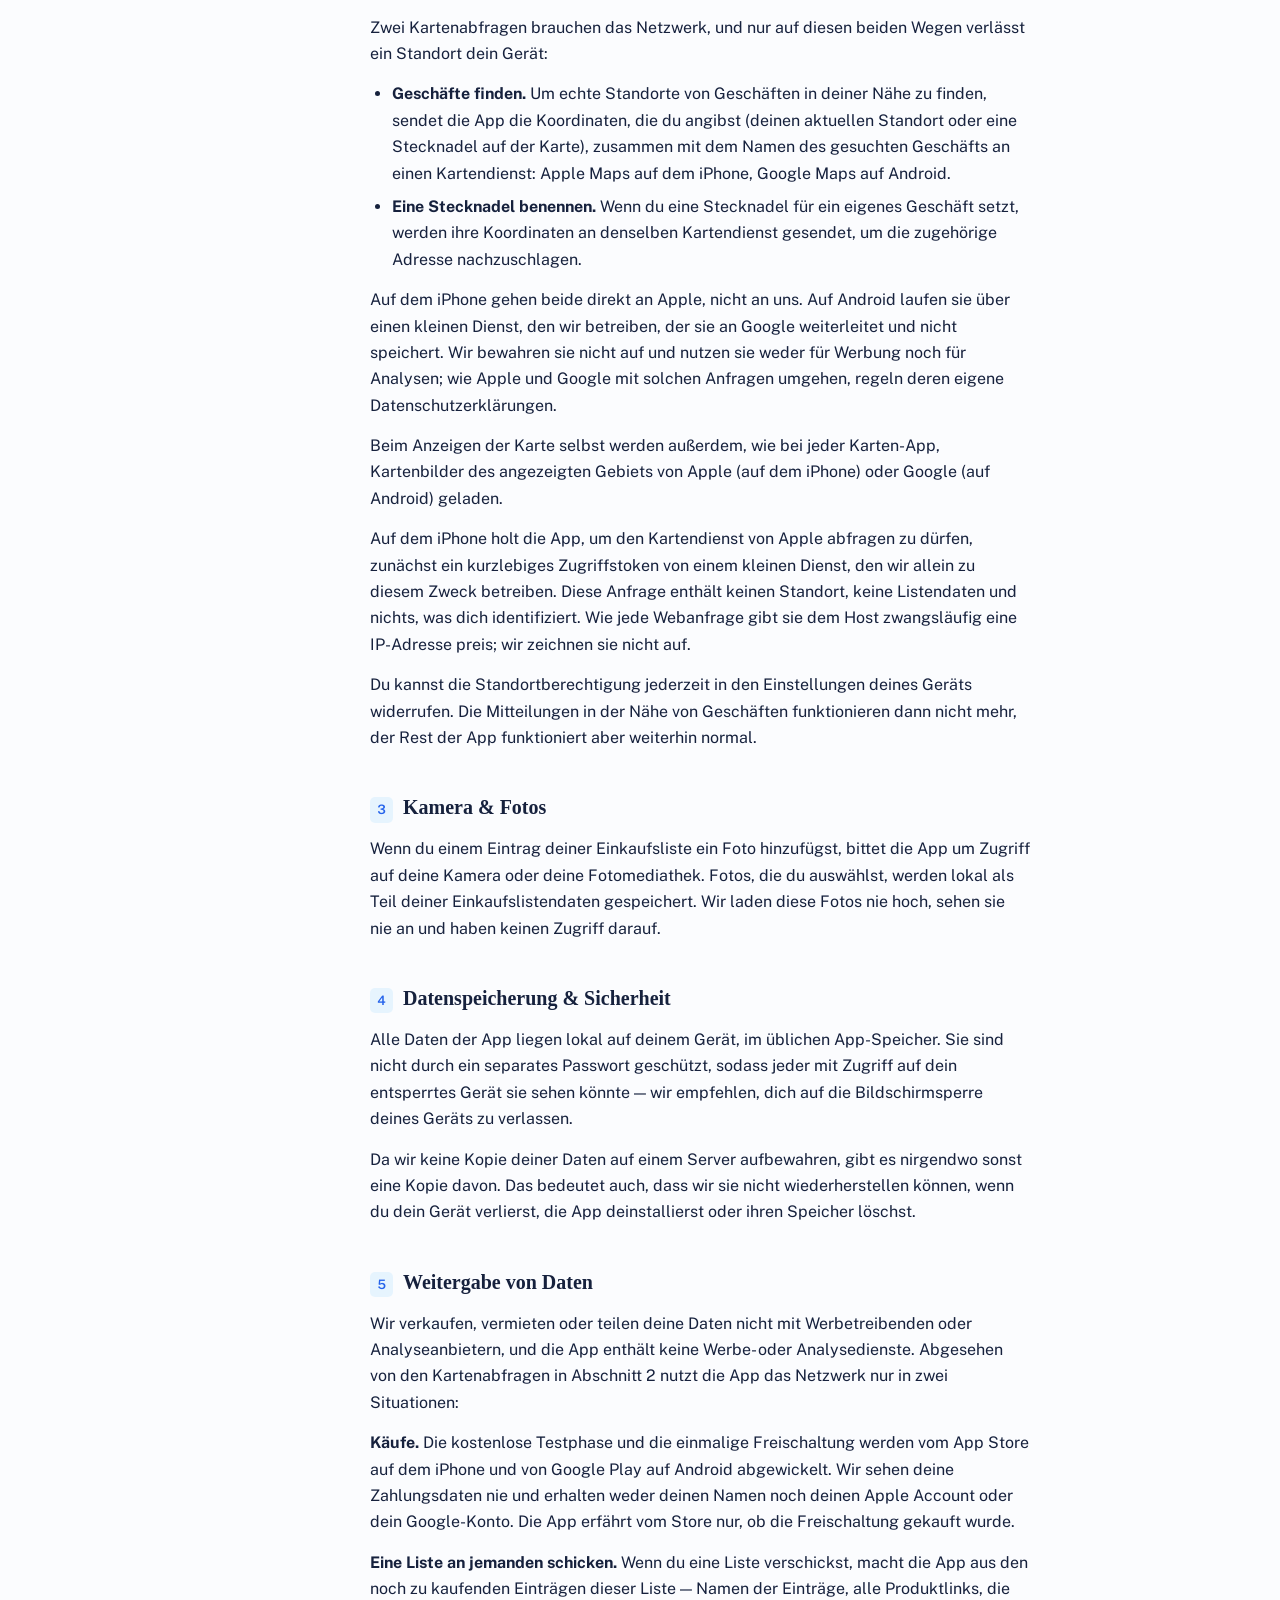
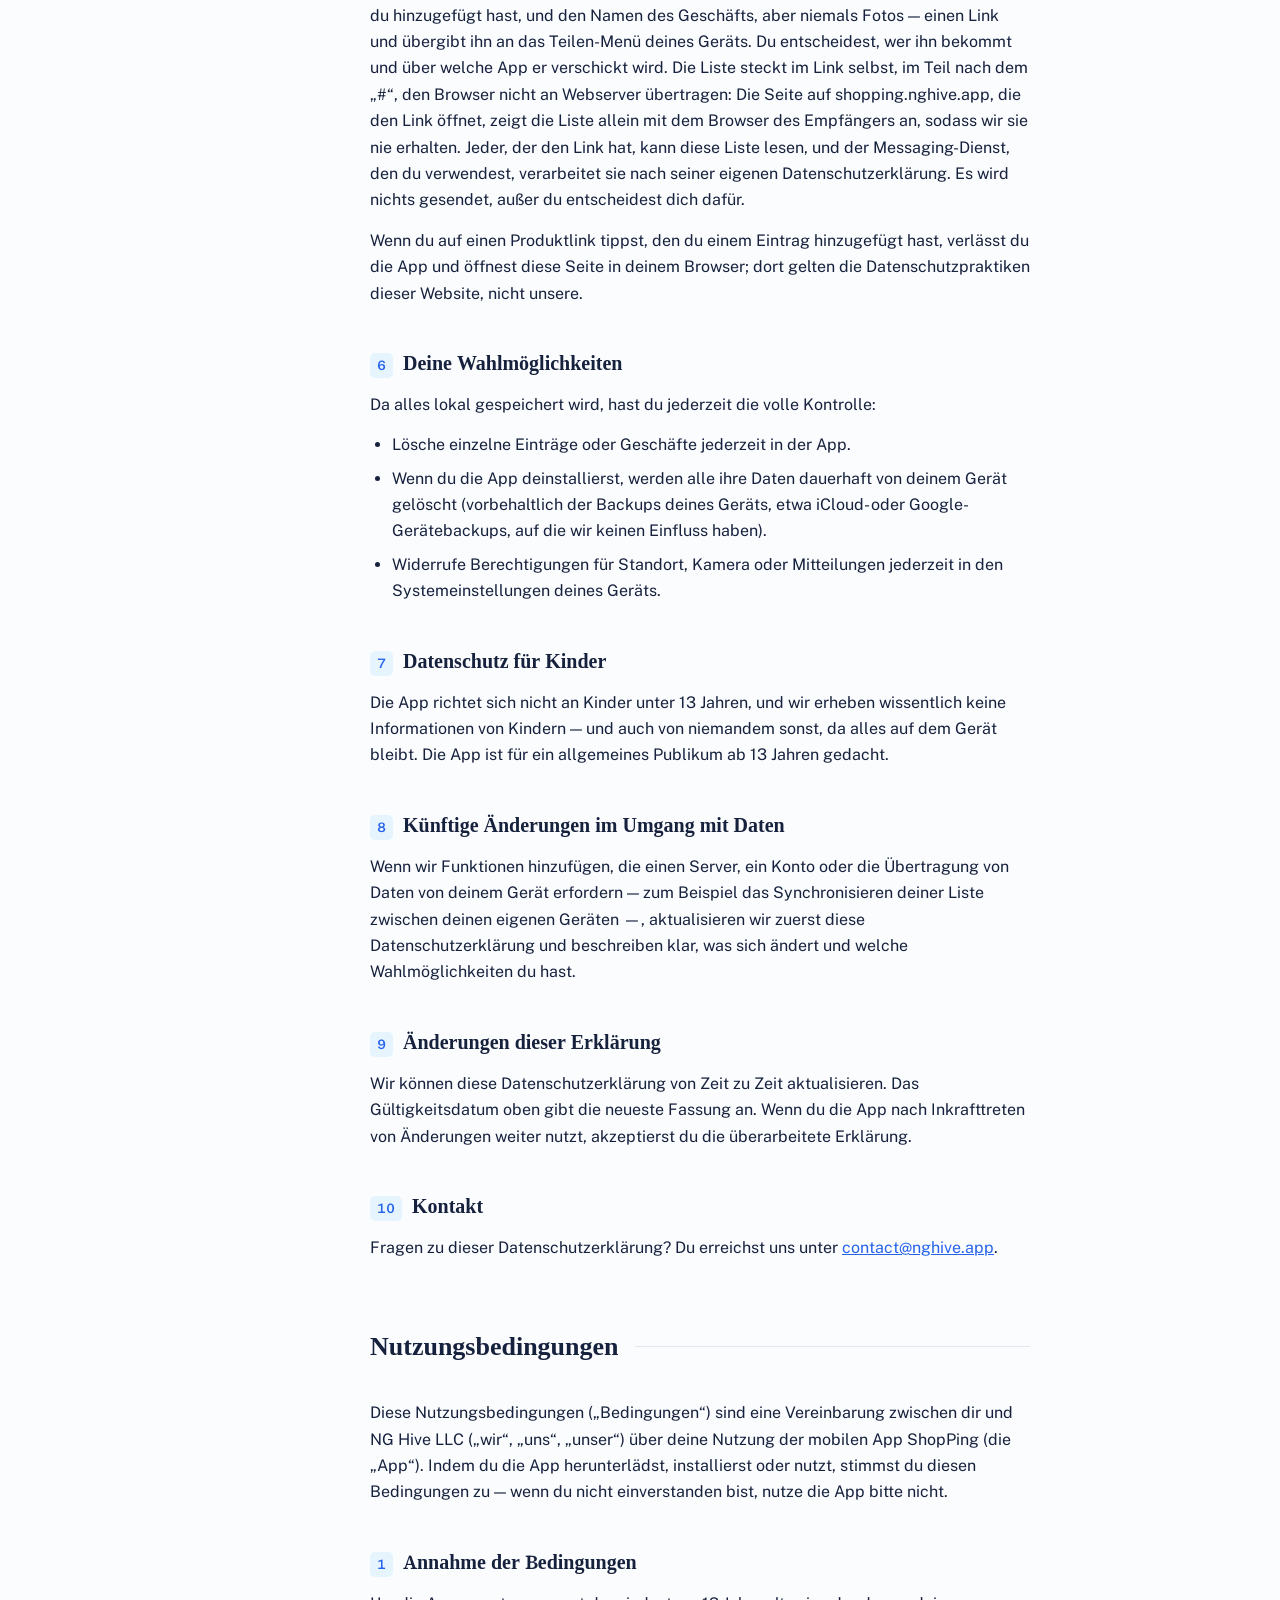
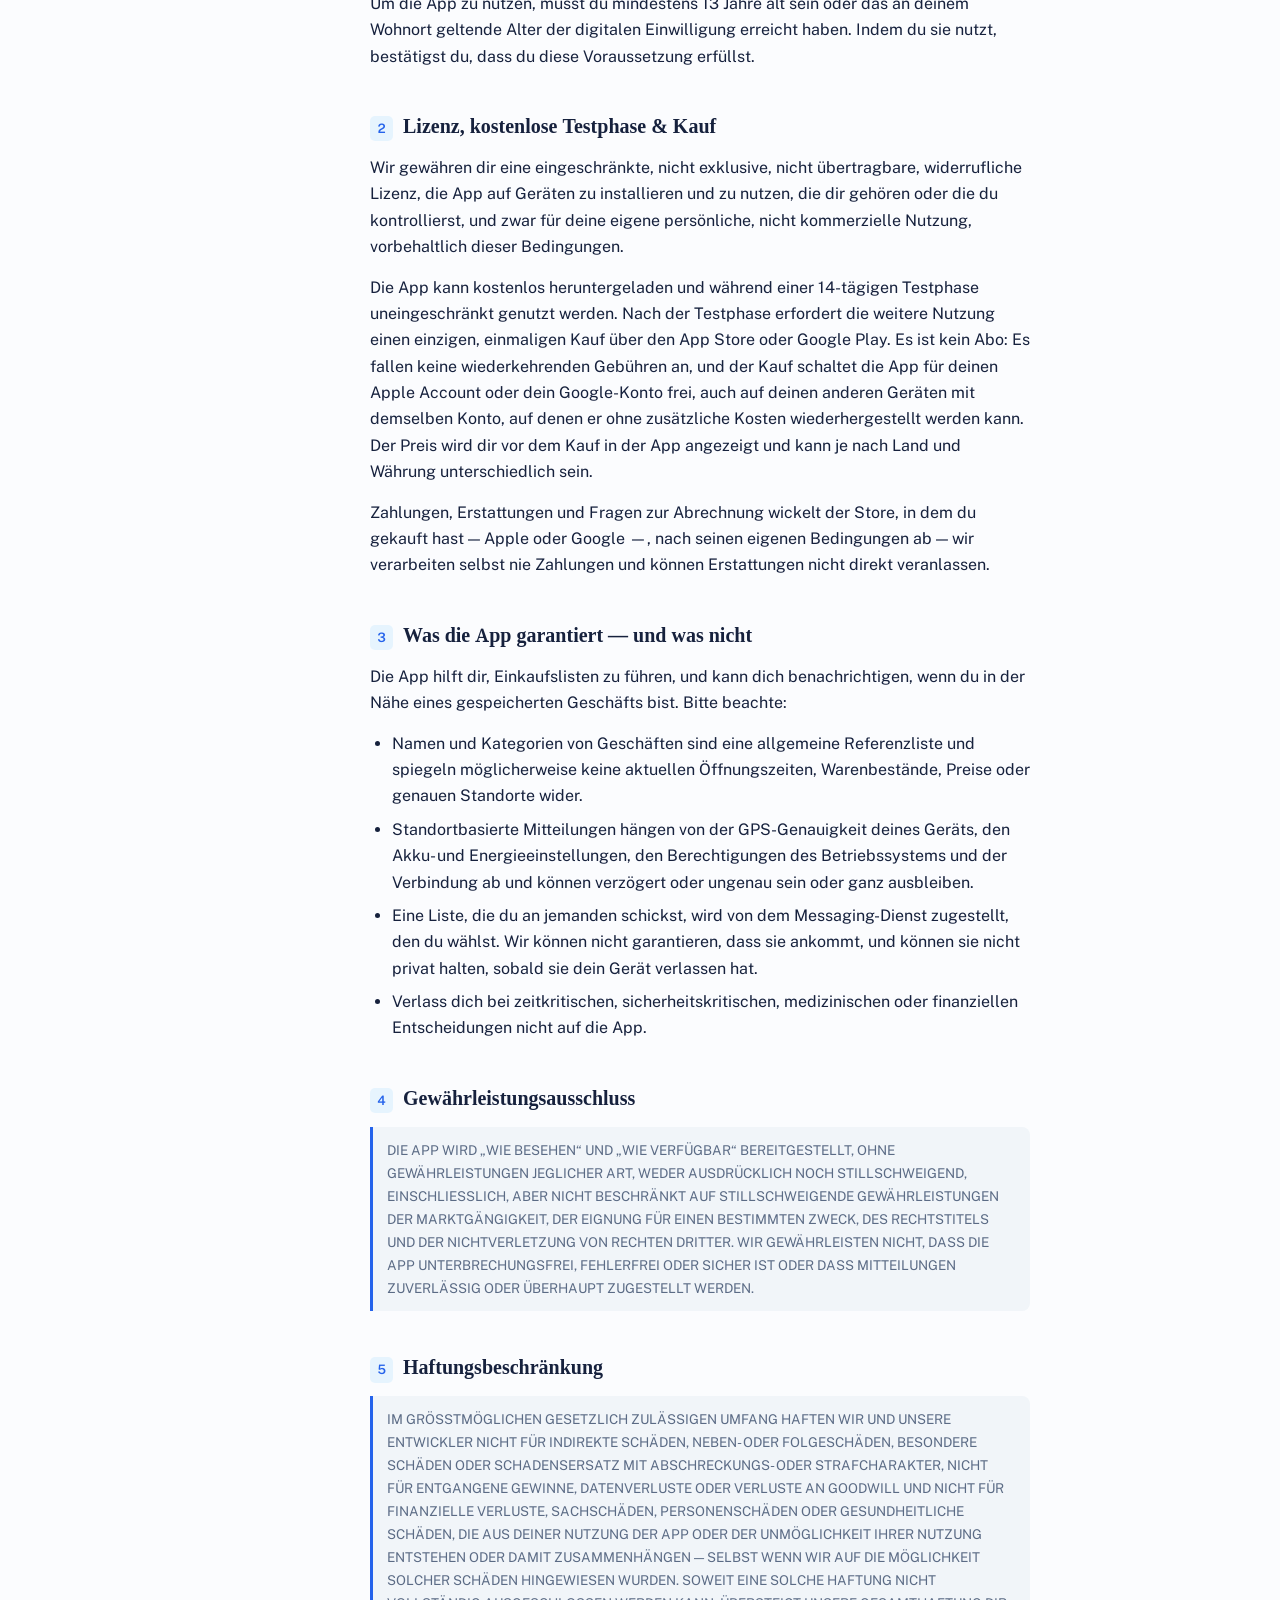
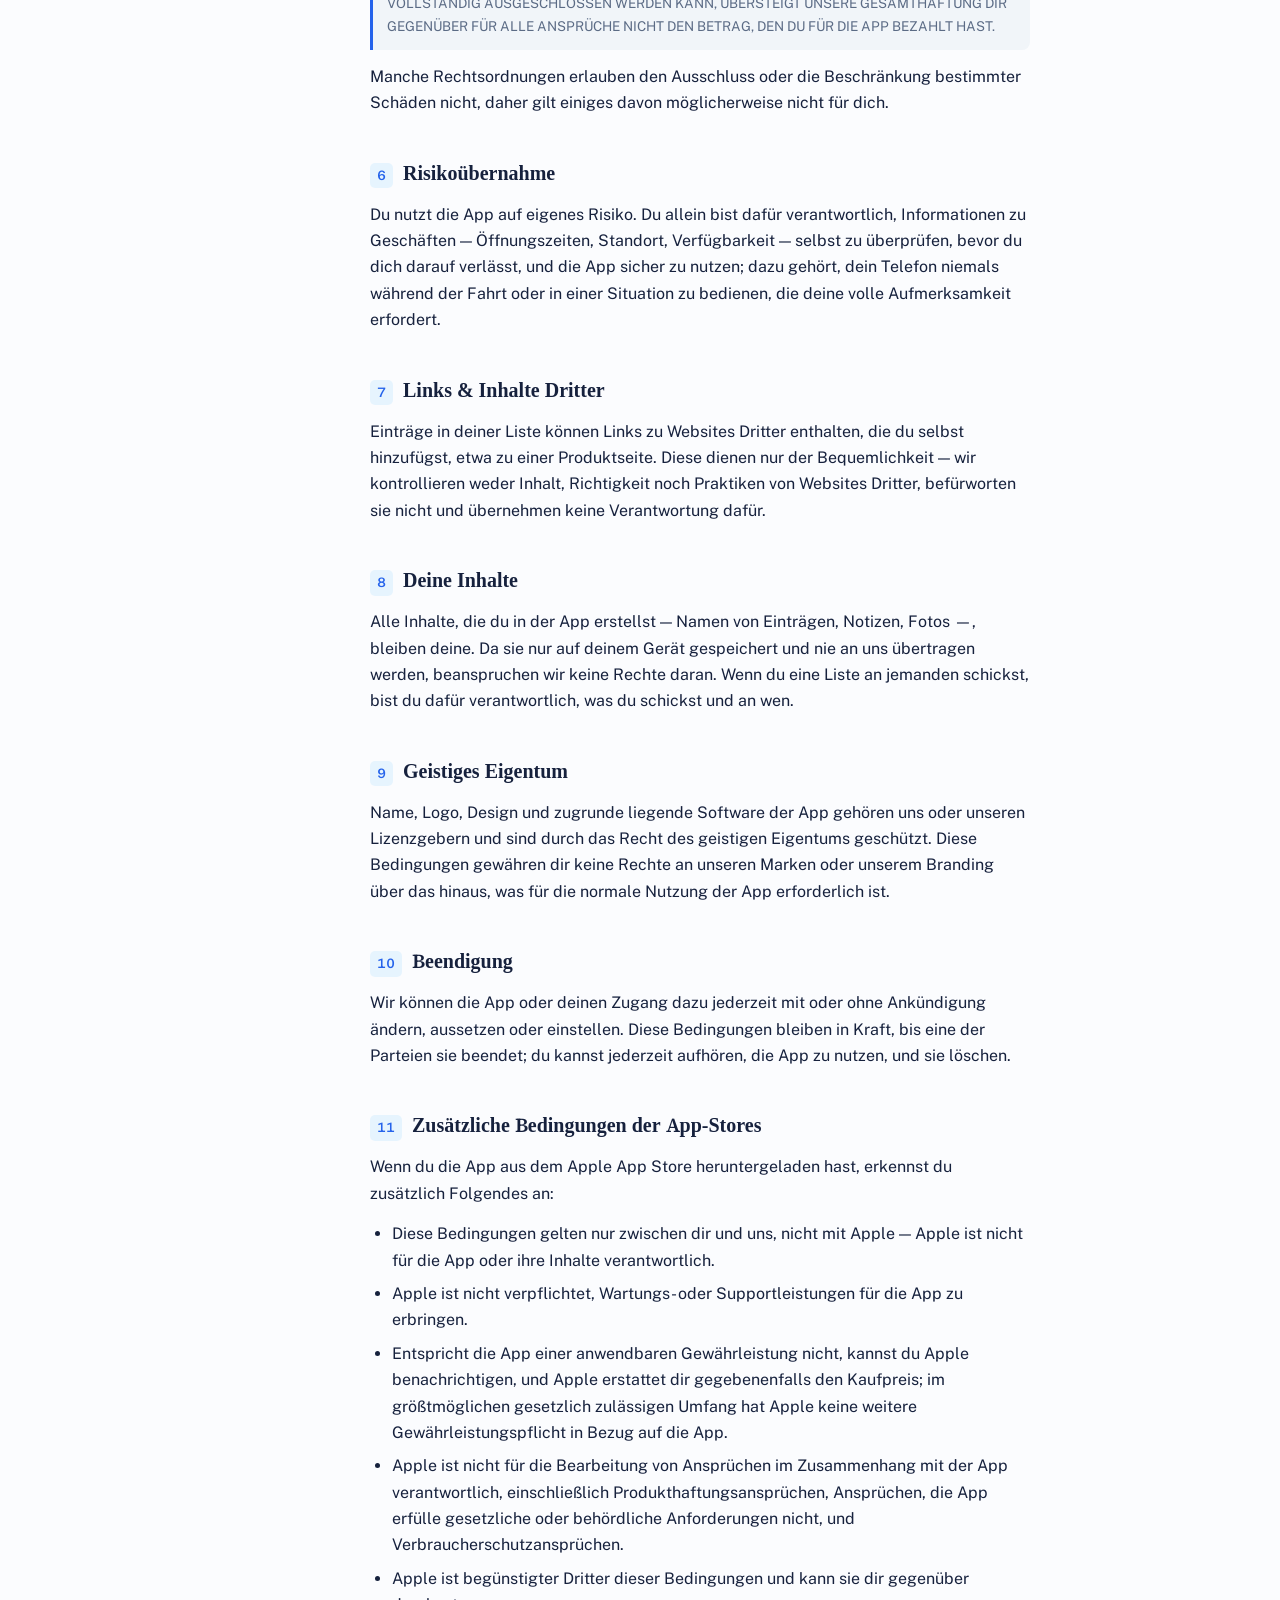
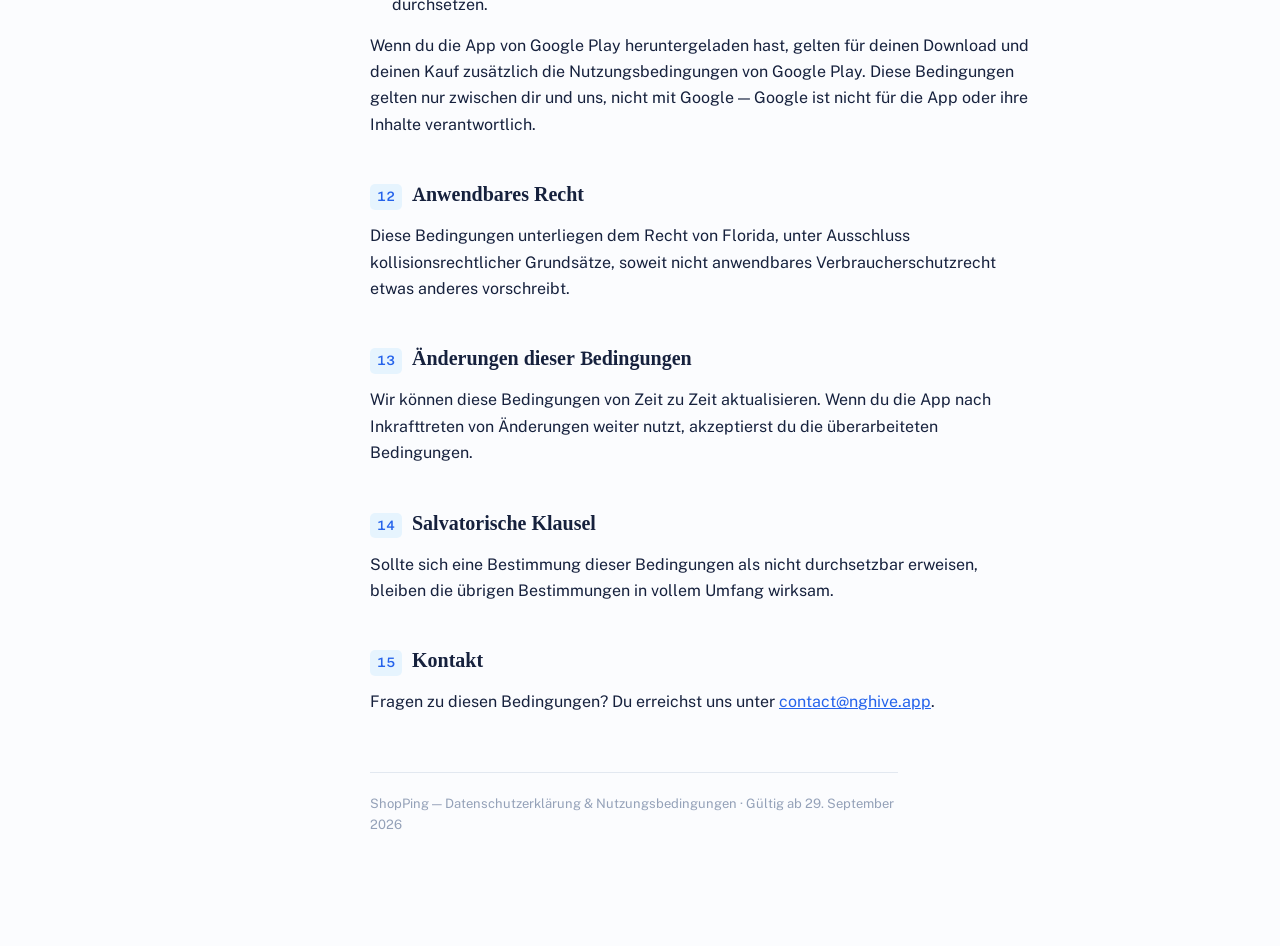
<file: de/legal.html>
<!doctype html><html lang="de"><head><meta charset=utf8><meta name=viewport content="width=device-width,initial-scale=1"><style>:root{color-scheme:light}body{margin:0;padding:0;font:14px -apple-system,BlinkMacSystemFont,sans-serif;background:#faf9f5;color:#141413}img{max-width:100%}</style>
<link rel="canonical" href="https://shopping.nghive.app/de/legal">
<meta property="og:url" content="https://shopping.nghive.app/de/legal">
<meta property="og:title" content="ShopPing — Datenschutzerklärung &amp; Nutzungsbedingungen">
<meta property="og:image" content="https://nghive.app/assets/header.jpg">
<meta property="og:site_name" content="NG Hive">
<meta property="og:type" content="website">
<meta name="twitter:card" content="summary_large_image">
<link rel="alternate" hreflang="en" href="https://shopping.nghive.app/legal">
<link rel="alternate" hreflang="es" href="https://shopping.nghive.app/es/legal">
<link rel="alternate" hreflang="de" href="https://shopping.nghive.app/de/legal">
<link rel="alternate" hreflang="fr" href="https://shopping.nghive.app/fr/legal">
<link rel="alternate" hreflang="ru" href="https://shopping.nghive.app/ru/legal">
<link rel="alternate" hreflang="pt" href="https://shopping.nghive.app/pt/legal">
<link rel="alternate" hreflang="x-default" href="https://shopping.nghive.app/legal">
<style>
  .translation-note { font-size: 13px; line-height: 1.5; opacity: .8; margin: 10px 0 0; }
  .translation-note a { font-weight: inherit; }
  /* long words on narrow screens */
  @media (max-width: 560px) { .part-divider .part-title { white-space: normal; font-size: 22px; } }
  .part-title, h1, h2 { hyphens: auto; overflow-wrap: break-word; }
  /* language picker */
  .lang-pick { position: relative; flex: none; }
  .lang-pick summary {
    list-style: none; cursor: pointer; user-select: none;
    display: inline-flex; align-items: center; gap: 5px;
    padding: 6px 10px; border: 1px solid var(--border); border-radius: 999px;
    font: 700 12px/1.2 inherit; letter-spacing: .06em; color: var(--ink);
  }
  .lang-pick summary::-webkit-details-marker { display: none; }
  .lang-pick summary::after { content: ""; width: 5px; height: 5px; border: solid currentColor; border-width: 0 1.5px 1.5px 0; transform: translateY(-2px) rotate(45deg); opacity: .6; }
  .lang-pick summary:hover, .lang-pick[open] summary { border-color: var(--accent); }
  .lang-pick ul {
    position: absolute; right: 0; top: calc(100% + 8px); z-index: 60;
    margin: 0; padding: 6px; list-style: none; min-width: 150px;
    background: var(--surface); border: 1px solid var(--border); border-radius: 10px;
    box-shadow: 0 14px 34px rgba(0, 0, 0, .16);
  }
  .lang-pick li { margin: 0; }
  .lang-pick a {
    display: block; padding: 7px 12px; border-radius: calc(10px - 4px);
    color: var(--ink); text-decoration: none; border: 0; font-weight: 500; font-size: 14.5px; letter-spacing: 0; text-transform: none;
  }
  .lang-pick a:hover { background: color-mix(in srgb, var(--accent) 12%, transparent); }
  .lang-pick a[aria-current] { color: var(--accent); font-weight: 700; }
</style>
<script src="../lang.js" defer></script>
</head><body>
<title>ShopPing — Datenschutzerklärung &amp; Nutzungsbedingungen</title>
<style>
  @font-face {
    font-family: 'Source Serif Doc';
    font-weight: 600 700;
    font-style: normal;
    font-display: swap;
    src: url([data-uri]) format('woff2');
  }
  @font-face {
    font-family: 'Public Sans Doc';
    font-weight: 400 700;
    font-style: normal;
    font-display: swap;
    src: url([data-uri]) format('woff2');
  }

  :root {
    --bg: #fbfcfe;
    --surface: #ffffff;
    --ink: #16213d;
    --ink-muted: #5b6b85;
    --ink-faint: #94a1b8;
    --accent: #2563eb;
    --accent-soft: #e6f4fe;
    --border: #e2e8f0;
    --todo-bg: #fff6dc;
    --todo-text: #8a5a00;
    --todo-border: #f0d78c;
    --code-bg: #f1f5f9;

    --serif: 'Source Serif Doc', Georgia, 'Times New Roman', serif;
    --sans: 'Public Sans Doc', -apple-system, BlinkMacSystemFont, 'Segoe UI', Roboto, sans-serif;
  }

  @media (prefers-color-scheme: dark) {
    :root:not([data-theme="light"]) {
      --bg: #0b1220;
      --surface: #121b2e;
      --ink: #e7ecf5;
      --ink-muted: #93a2bf;
      --ink-faint: #5b6b85;
      --accent: #6d9bf3;
      --accent-soft: #16233d;
      --border: #24314d;
      --todo-bg: #2a2210;
      --todo-text: #e6c469;
      --todo-border: #4a3d18;
      --code-bg: #16213a;
    }
  }
  :root[data-theme="dark"] {
    --bg: #0b1220;
    --surface: #121b2e;
    --ink: #e7ecf5;
    --ink-muted: #93a2bf;
    --ink-faint: #5b6b85;
    --accent: #6d9bf3;
    --accent-soft: #16233d;
    --border: #24314d;
    --todo-bg: #2a2210;
    --todo-text: #e6c469;
    --todo-border: #4a3d18;
    --code-bg: #16213a;
  }

  * { box-sizing: border-box; }

  body {
    background: var(--bg);
    color: var(--ink);
    font-family: var(--sans);
    font-size: 16px;
    line-height: 1.65;
    margin: 0;
    -webkit-font-smoothing: antialiased;
  }

  a { color: var(--accent); }
  a:focus-visible, button:focus-visible, [tabindex]:focus-visible {
    outline: 2px solid var(--accent);
    outline-offset: 2px;
    border-radius: 3px;
  }

  .topbar {
    position: sticky;
    top: 0;
    z-index: 10;
    display: flex;
    align-items: center;
    justify-content: space-between;
    gap: 12px;
    padding: 14px 24px;
    background: color-mix(in srgb, var(--surface) 88%, transparent);
    backdrop-filter: blur(10px);
    border-bottom: 1px solid var(--border);
  }
  .brand {
    display: flex;
    align-items: center;
    gap: 9px;
    font-family: var(--serif);
    font-weight: 700;
    font-size: 17px;
    letter-spacing: 0.01em;
    color: var(--ink);
    text-decoration: none;
  }
  .brand svg { flex: none; }
  .topbar-end { display: flex; align-items: center; gap: 14px; }
  .topbar-date {
    font-size: 12.5px;
    color: var(--ink-faint);
    font-variant-numeric: tabular-nums;
  }

  .wrap {
    max-width: 1180px;
    margin: 0 auto;
    padding: 48px 24px 96px;
    display: grid;
    grid-template-columns: 240px minmax(0, 1fr);
    gap: 56px;
    align-items: start;
  }

  .toc {
    position: sticky;
    top: 76px;
    font-size: 13.5px;
  }
  .toc-heading {
    text-transform: uppercase;
    letter-spacing: 0.08em;
    font-size: 11px;
    font-weight: 600;
    color: var(--ink-faint);
    margin: 0 0 10px;
  }
  .toc-group { margin: 0 0 22px; }
  .toc-group-title {
    font-weight: 600;
    color: var(--ink);
    margin-bottom: 6px;
  }
  .toc a {
    display: block;
    padding: 4px 0 4px 12px;
    color: var(--ink-muted);
    text-decoration: none;
    border-left: 2px solid var(--border);
    line-height: 1.4;
  }
  .toc a:hover { color: var(--accent); border-left-color: var(--accent); }

  main { min-width: 0; }

  .doc-header { margin-bottom: 28px; }
  .eyebrow {
    text-transform: uppercase;
    letter-spacing: 0.09em;
    font-size: 11.5px;
    font-weight: 600;
    color: var(--accent);
    margin: 0 0 10px;
  }
  h1.doc-title {
    font-family: var(--serif);
    font-weight: 700;
    font-size: clamp(30px, 4vw, 42px);
    line-height: 1.15;
    margin: 0 0 12px;
    text-wrap: balance;
    color: var(--ink);
  }
  .doc-meta {
    color: var(--ink-muted);
    font-size: 14px;
    margin: 0;
  }

  .callout {
    background: var(--accent-soft);
    border: 1px solid color-mix(in srgb, var(--accent) 25%, var(--border));
    border-radius: 10px;
    padding: 16px 18px;
    margin: 24px 0 40px;
    font-size: 14.5px;
    color: var(--ink);
    line-height: 1.6;
  }
  .callout strong { color: var(--ink); }

  section.doc-section {
    max-width: 66ch;
    margin: 0 0 8px;
    scroll-margin-top: 84px;
  }
  .part-divider {
    display: flex;
    align-items: center;
    gap: 16px;
    margin: 64px 0 32px;
    max-width: 66ch;
  }
  .part-divider:first-of-type { margin-top: 8px; }
  .part-divider .line { flex: 1; height: 1px; background: var(--border); }
  .part-title {
    font-family: var(--serif);
    font-weight: 700;
    font-size: 26px;
    color: var(--ink);
    white-space: nowrap;
  }

  h2.sec-title {
    font-family: var(--serif);
    font-weight: 600;
    font-size: 20px;
    color: var(--ink);
    margin: 40px 0 12px;
    display: flex;
    gap: 10px;
    align-items: baseline;
    text-wrap: balance;
  }
  h2.sec-title .num {
    font-family: var(--sans);
    font-variant-numeric: tabular-nums;
    font-weight: 600;
    font-size: 13px;
    color: var(--accent);
    background: var(--accent-soft);
    border-radius: 5px;
    padding: 2px 7px;
  }

  p { margin: 0 0 14px; color: var(--ink); }
  .doc-section p:last-child { margin-bottom: 0; }
  ul { margin: 0 0 14px; padding-left: 22px; }
  li { margin: 0 0 7px; color: var(--ink); }

  .legal-strong {
    font-size: 13.5px;
    line-height: 1.7;
    color: var(--ink-muted);
    background: var(--code-bg);
    border-left: 3px solid var(--accent);
    padding: 12px 14px;
    border-radius: 0 8px 8px 0;
    margin: 0 0 14px;
  }
  .legal-strong strong { color: var(--ink); }

  .todo {
    background: var(--todo-bg);
    color: var(--todo-text);
    border: 1px dashed var(--todo-border);
    border-radius: 5px;
    padding: 1px 7px;
    font-size: 0.93em;
    font-weight: 600;
    white-space: nowrap;
  }

  .end-mark {
    max-width: 66ch;
    margin-top: 56px;
    padding-top: 20px;
    border-top: 1px solid var(--border);
    color: var(--ink-faint);
    font-size: 13px;
  }

  @media (max-width: 880px) {
    .wrap { grid-template-columns: 1fr; gap: 28px; padding-top: 28px; }
    .toc { position: static; }
    .toc-group { display: inline-block; margin-right: 28px; vertical-align: top; }
  }
</style>

<div class="topbar">
  <a class="brand" href="./">
    <svg width="22" height="22" viewBox="0 0 200 200" fill="none" xmlns="http://www.w3.org/2000/svg" aria-hidden="true">
      <path d="M10,20 L32,20 L58,128 L152,128 L178,46 L46,46" stroke="currentColor" stroke-width="18" stroke-linecap="round" stroke-linejoin="round" style="color:var(--accent)"/>
      <circle cx="76" cy="162" r="16" fill="var(--accent)"/>
      <circle cx="142" cy="162" r="16" fill="var(--accent)"/>
    </svg>
    ShopPing
  </a>
  <div class="topbar-end">
    <span class="topbar-date">Gültig ab 29. September 2026</span>
    <details class="lang-pick">
      <summary aria-label="Sprache">DE</summary>
      <ul>
        <li><a href="../legal" lang="en" hreflang="en">English</a></li>
        <li><a href="../es/legal" lang="es" hreflang="es">Español</a></li>
        <li><a href="legal" lang="de" hreflang="de" aria-current="page">Deutsch</a></li>
        <li><a href="../fr/legal" lang="fr" hreflang="fr">Français</a></li>
        <li><a href="../ru/legal" lang="ru" hreflang="ru">Русский</a></li>
        <li><a href="../pt/legal" lang="pt" hreflang="pt">Português</a></li>
      </ul>
    </details>
  </div>
</div>

<div class="wrap" id="top">
  <nav class="toc" aria-label="Inhaltsverzeichnis">
    <p class="toc-heading">Auf dieser Seite</p>
    <div class="toc-group">
      <p class="toc-group-title">Datenschutzerklärung</p>
      <a href="#pp-1">1. Welche Daten wir erheben</a>
      <a href="#pp-2">2. Standortdaten</a>
      <a href="#pp-3">3. Kamera &amp; Fotos</a>
      <a href="#pp-4">4. Speicherung &amp; Sicherheit</a>
      <a href="#pp-5">5. Weitergabe von Daten</a>
      <a href="#pp-6">6. Deine Wahlmöglichkeiten</a>
      <a href="#pp-7">7. Datenschutz für Kinder</a>
      <a href="#pp-8">8. Künftige Änderungen</a>
      <a href="#pp-9">9. Aktualisierungen dieser Erklärung</a>
      <a href="#pp-10">10. Kontakt</a>
    </div>
    <div class="toc-group">
      <p class="toc-group-title">Nutzungsbedingungen</p>
      <a href="#tu-1">1. Annahme</a>
      <a href="#tu-2">2. Lizenz, Testphase &amp; Kauf</a>
      <a href="#tu-3">3. Was die App garantiert</a>
      <a href="#tu-4">4. Gewährleistungsausschluss</a>
      <a href="#tu-5">5. Haftungsbeschränkung</a>
      <a href="#tu-6">6. Risikoübernahme</a>
      <a href="#tu-7">7. Links zu Dritten</a>
      <a href="#tu-8">8. Deine Inhalte</a>
      <a href="#tu-9">9. Geistiges Eigentum</a>
      <a href="#tu-10">10. Beendigung</a>
      <a href="#tu-11">11. Bedingungen der App-Stores</a>
      <a href="#tu-12">12. Anwendbares Recht</a>
      <a href="#tu-13">13. Änderungen der Bedingungen</a>
      <a href="#tu-14">14. Salvatorische Klausel</a>
      <a href="#tu-15">15. Kontakt</a>
    </div>
  </nav>

  <main>
    <header class="doc-header">
      <p class="eyebrow">Rechtliches</p>
      <h1 class="doc-title">Datenschutzerklärung &amp; Nutzungsbedingungen</h1>
      <p class="doc-meta">ShopPing — eine Einkaufslisten-App, die dich erinnert, wenn du in der Nähe eines Geschäfts bist. Gültig ab 29. September 2026.</p>
      <p class="translation-note">Dies ist eine Übersetzung zu deiner Orientierung. Weicht sie von der englischen Fassung ab, gilt die englische Fassung. <a href="../legal">Englische Fassung</a></p>
    </header>

    <div class="callout">
      <strong>Hinweis der Entwickler, keine Rechtsberatung.</strong> Dieses Dokument wurde auf Grundlage gängiger Vorlagen für eine kleine unabhängige App verfasst — es wurde nicht von einem Anwalt geprüft. Bevor du dich darauf verlässt, zieh eine professionelle Prüfung in Betracht.
    </div>

    <div class="part-divider" id="privacy">
      <span class="part-title">Datenschutzerklärung</span>
      <span class="line"></span>
    </div>

    <section class="doc-section">
      <p>ShopPing („die App“, „wir“, „uns“) wird von NG Hive LLC entwickelt. Diese Datenschutzerklärung erläutert, mit welchen Informationen die App umgeht und wie sie verwendet werden. Wir haben sie, wo immer möglich, in einfacher Sprache geschrieben.</p>
      <div class="legal-strong"><strong>Kurz gesagt:</strong> ShopPing hat keine Benutzerkonten, und wir betreiben keinen Server, der irgendetwas über dich speichert. Deine Listen bleiben auf deinem Gerät. Einige Funktionen brauchen tatsächlich das Netzwerk — Geschäfte auf der Karte finden, die App kaufen und eine Liste an jemanden schicken —, und jede davon wird unten beschrieben.</div>
    </section>

    <section class="doc-section" id="pp-1">
      <h2 class="sec-title"><span class="num">1</span> Welche Daten wir erheben</h2>
      <p>Die App funktioniert ohne Konto oder Registrierung. Folgendes wird <em>nur</em> auf deinem Gerät erstellt und gespeichert, im lokalen Speicher der App:</p>
      <ul>
        <li>Die Ladenketten, die du auswählst.</li>
        <li>Die Einträge deiner Einkaufsliste — Namen, Status abgehakt/nicht abgehakt, Notizen sowie alle Fotos oder Produktlinks, die du hinzufügst.</li>
        <li>Standorte von Geschäften, die du wählst — eine bestimmte Filiale einer Kette, die nahegelegenen Filialen für Hinweise mit „Jede Filiale“ oder eine Stecknadel, die du für ein eigenes Geschäft auf der Karte setzt.</li>
        <li>Deine Einstellungen für die Hinweis-Entfernung, sowohl der allgemeine Standardwert als auch abweichende Werte für einzelne Geschäfte.</li>
        <li>Die Sprache, die du für die App auswählst, falls sie von der deines Geräts abweicht.</li>
      </ul>
      <p>Die App liest außerdem die Sprach- und Regionseinstellungen deines Geräts, um zu entscheiden, welche Sprache sie anzeigt und Geschäfte welches Landes sie vorschlägt. Das geschieht auf deinem Gerät und wird nirgendwohin gesendet.</p>
      <p>Wir erheben weder deinen Namen noch deine E-Mail-Adresse, Telefonnummer oder sonstige Kontoinformationen — die App hat keine Konten, für die sie sie erheben könnte.</p>
    </section>

    <section class="doc-section" id="pp-2">
      <h2 class="sec-title"><span class="num">2</span> Standortdaten</h2>
      <p>Mit deiner Erlaubnis verwendet die App den Standort deines Geräts, um die Entfernung zwischen dir und den Geschäften zu berechnen, die du gespeichert hast, damit sie eine lokale Mitteilung anzeigen kann, wenn du in der Nähe bist. Diese Berechnung erfolgt vollständig auf deinem Gerät. Dein Standort wird nie an uns gesendet oder auf einem Server gespeichert, den wir kontrollieren.</p>
      <p>Zwei Kartenabfragen brauchen das Netzwerk, und nur auf diesen beiden Wegen verlässt ein Standort dein Gerät:</p>
      <ul>
        <li><strong>Geschäfte finden.</strong> Um echte Standorte von Geschäften in deiner Nähe zu finden, sendet die App die Koordinaten, die du angibst (deinen aktuellen Standort oder eine Stecknadel auf der Karte), zusammen mit dem Namen des gesuchten Geschäfts an einen Kartendienst: Apple Maps auf dem iPhone, Google Maps auf Android.</li>
        <li><strong>Eine Stecknadel benennen.</strong> Wenn du eine Stecknadel für ein eigenes Geschäft setzt, werden ihre Koordinaten an denselben Kartendienst gesendet, um die zugehörige Adresse nachzuschlagen.</li>
      </ul>
      <p>Auf dem iPhone gehen beide direkt an Apple, nicht an uns. Auf Android laufen sie über einen kleinen Dienst, den wir betreiben, der sie an Google weiterleitet und nicht speichert. Wir bewahren sie nicht auf und nutzen sie weder für Werbung noch für Analysen; wie Apple und Google mit solchen Anfragen umgehen, regeln deren eigene Datenschutzerklärungen.</p>
      <p>Beim Anzeigen der Karte selbst werden außerdem, wie bei jeder Karten-App, Kartenbilder des angezeigten Gebiets von Apple (auf dem iPhone) oder Google (auf Android) geladen.</p>
      <p>Auf dem iPhone holt die App, um den Kartendienst von Apple abfragen zu dürfen, zunächst ein kurzlebiges Zugriffstoken von einem kleinen Dienst, den wir allein zu diesem Zweck betreiben. Diese Anfrage enthält keinen Standort, keine Listendaten und nichts, was dich identifiziert. Wie jede Webanfrage gibt sie dem Host zwangsläufig eine IP-Adresse preis; wir zeichnen sie nicht auf.</p>
      <p>Du kannst die Standortberechtigung jederzeit in den Einstellungen deines Geräts widerrufen. Die Mitteilungen in der Nähe von Geschäften funktionieren dann nicht mehr, der Rest der App funktioniert aber weiterhin normal.</p>
    </section>

    <section class="doc-section" id="pp-3">
      <h2 class="sec-title"><span class="num">3</span> Kamera &amp; Fotos</h2>
      <p>Wenn du einem Eintrag deiner Einkaufsliste ein Foto hinzufügst, bittet die App um Zugriff auf deine Kamera oder deine Fotomediathek. Fotos, die du auswählst, werden lokal als Teil deiner Einkaufslistendaten gespeichert. Wir laden diese Fotos nie hoch, sehen sie nie an und haben keinen Zugriff darauf.</p>
    </section>

    <section class="doc-section" id="pp-4">
      <h2 class="sec-title"><span class="num">4</span> Datenspeicherung &amp; Sicherheit</h2>
      <p>Alle Daten der App liegen lokal auf deinem Gerät, im üblichen App-Speicher. Sie sind nicht durch ein separates Passwort geschützt, sodass jeder mit Zugriff auf dein entsperrtes Gerät sie sehen könnte — wir empfehlen, dich auf die Bildschirmsperre deines Geräts zu verlassen.</p>
      <p>Da wir keine Kopie deiner Daten auf einem Server aufbewahren, gibt es nirgendwo sonst eine Kopie davon. Das bedeutet auch, dass wir sie nicht wiederherstellen können, wenn du dein Gerät verlierst, die App deinstallierst oder ihren Speicher löschst.</p>
    </section>

    <section class="doc-section" id="pp-5">
      <h2 class="sec-title"><span class="num">5</span> Weitergabe von Daten</h2>
      <p>Wir verkaufen, vermieten oder teilen deine Daten nicht mit Werbetreibenden oder Analyseanbietern, und die App enthält keine Werbe- oder Analysedienste. Abgesehen von den Kartenabfragen in Abschnitt 2 nutzt die App das Netzwerk nur in zwei Situationen:</p>
      <p><strong>Käufe.</strong> Die kostenlose Testphase und die einmalige Freischaltung werden vom App Store auf dem iPhone und von Google Play auf Android abgewickelt. Wir sehen deine Zahlungsdaten nie und erhalten weder deinen Namen noch deinen Apple Account oder dein Google-Konto. Die App erfährt vom Store nur, ob die Freischaltung gekauft wurde.</p>
      <p><strong>Eine Liste an jemanden schicken.</strong> Wenn du eine Liste verschickst, macht die App aus den noch zu kaufenden Einträgen dieser Liste — Namen der Einträge, alle Produktlinks, die du hinzugefügt hast, und den Namen des Geschäfts, aber niemals Fotos — einen Link und übergibt ihn an das Teilen-Menü deines Geräts. Du entscheidest, wer ihn bekommt und über welche App er verschickt wird. Die Liste steckt im Link selbst, im Teil nach dem „#“, den Browser nicht an Webserver übertragen: Die Seite auf shopping.nghive.app, die den Link öffnet, zeigt die Liste allein mit dem Browser des Empfängers an, sodass wir sie nie erhalten. Jeder, der den Link hat, kann diese Liste lesen, und der Messaging-Dienst, den du verwendest, verarbeitet sie nach seiner eigenen Datenschutzerklärung. Es wird nichts gesendet, außer du entscheidest dich dafür.</p>
      <p>Wenn du auf einen Produktlink tippst, den du einem Eintrag hinzugefügt hast, verlässt du die App und öffnest diese Seite in deinem Browser; dort gelten die Datenschutzpraktiken dieser Website, nicht unsere.</p>
    </section>

    <section class="doc-section" id="pp-6">
      <h2 class="sec-title"><span class="num">6</span> Deine Wahlmöglichkeiten</h2>
      <p>Da alles lokal gespeichert wird, hast du jederzeit die volle Kontrolle:</p>
      <ul>
        <li>Lösche einzelne Einträge oder Geschäfte jederzeit in der App.</li>
        <li>Wenn du die App deinstallierst, werden alle ihre Daten dauerhaft von deinem Gerät gelöscht (vorbehaltlich der Backups deines Geräts, etwa iCloud- oder Google-Gerätebackups, auf die wir keinen Einfluss haben).</li>
        <li>Widerrufe Berechtigungen für Standort, Kamera oder Mitteilungen jederzeit in den Systemeinstellungen deines Geräts.</li>
      </ul>
    </section>

    <section class="doc-section" id="pp-7">
      <h2 class="sec-title"><span class="num">7</span> Datenschutz für Kinder</h2>
      <p>Die App richtet sich nicht an Kinder unter 13 Jahren, und wir erheben wissentlich keine Informationen von Kindern — und auch von niemandem sonst, da alles auf dem Gerät bleibt. Die App ist für ein allgemeines Publikum ab 13 Jahren gedacht.</p>
    </section>

    <section class="doc-section" id="pp-8">
      <h2 class="sec-title"><span class="num">8</span> Künftige Änderungen im Umgang mit Daten</h2>
      <p>Wenn wir Funktionen hinzufügen, die einen Server, ein Konto oder die Übertragung von Daten von deinem Gerät erfordern — zum Beispiel das Synchronisieren deiner Liste zwischen deinen eigenen Geräten —, aktualisieren wir zuerst diese Datenschutzerklärung und beschreiben klar, was sich ändert und welche Wahlmöglichkeiten du hast.</p>
    </section>

    <section class="doc-section" id="pp-9">
      <h2 class="sec-title"><span class="num">9</span> Änderungen dieser Erklärung</h2>
      <p>Wir können diese Datenschutzerklärung von Zeit zu Zeit aktualisieren. Das Gültigkeitsdatum oben gibt die neueste Fassung an. Wenn du die App nach Inkrafttreten von Änderungen weiter nutzt, akzeptierst du die überarbeitete Erklärung.</p>
    </section>

    <section class="doc-section" id="pp-10">
      <h2 class="sec-title"><span class="num">10</span> Kontakt</h2>
      <p>Fragen zu dieser Datenschutzerklärung? Du erreichst uns unter <a href="mailto:contact@nghive.app">contact@nghive.app</a>.</p>
    </section>

    <div class="part-divider" id="terms">
      <span class="part-title">Nutzungsbedingungen</span>
      <span class="line"></span>
    </div>

    <section class="doc-section">
      <p>Diese Nutzungsbedingungen („Bedingungen“) sind eine Vereinbarung zwischen dir und NG Hive LLC („wir“, „uns“, „unser“) über deine Nutzung der mobilen App ShopPing (die „App“). Indem du die App herunterlädst, installierst oder nutzt, stimmst du diesen Bedingungen zu — wenn du nicht einverstanden bist, nutze die App bitte nicht.</p>
    </section>

    <section class="doc-section" id="tu-1">
      <h2 class="sec-title"><span class="num">1</span> Annahme der Bedingungen</h2>
      <p>Um die App zu nutzen, musst du mindestens 13 Jahre alt sein oder das an deinem Wohnort geltende Alter der digitalen Einwilligung erreicht haben. Indem du sie nutzt, bestätigst du, dass du diese Voraussetzung erfüllst.</p>
    </section>

    <section class="doc-section" id="tu-2">
      <h2 class="sec-title"><span class="num">2</span> Lizenz, kostenlose Testphase &amp; Kauf</h2>
      <p>Wir gewähren dir eine eingeschränkte, nicht exklusive, nicht übertragbare, widerrufliche Lizenz, die App auf Geräten zu installieren und zu nutzen, die dir gehören oder die du kontrollierst, und zwar für deine eigene persönliche, nicht kommerzielle Nutzung, vorbehaltlich dieser Bedingungen.</p>
      <p>Die App kann kostenlos heruntergeladen und während einer 14-tägigen Testphase uneingeschränkt genutzt werden. Nach der Testphase erfordert die weitere Nutzung einen einzigen, einmaligen Kauf über den App Store oder Google Play. Es ist kein Abo: Es fallen keine wiederkehrenden Gebühren an, und der Kauf schaltet die App für deinen Apple Account oder dein Google-Konto frei, auch auf deinen anderen Geräten mit demselben Konto, auf denen er ohne zusätzliche Kosten wiederhergestellt werden kann. Der Preis wird dir vor dem Kauf in der App angezeigt und kann je nach Land und Währung unterschiedlich sein.</p>
      <p>Zahlungen, Erstattungen und Fragen zur Abrechnung wickelt der Store, in dem du gekauft hast — Apple oder Google —, nach seinen eigenen Bedingungen ab — wir verarbeiten selbst nie Zahlungen und können Erstattungen nicht direkt veranlassen.</p>
    </section>

    <section class="doc-section" id="tu-3">
      <h2 class="sec-title"><span class="num">3</span> Was die App garantiert — und was nicht</h2>
      <p>Die App hilft dir, Einkaufslisten zu führen, und kann dich benachrichtigen, wenn du in der Nähe eines gespeicherten Geschäfts bist. Bitte beachte:</p>
      <ul>
        <li>Namen und Kategorien von Geschäften sind eine allgemeine Referenzliste und spiegeln möglicherweise keine aktuellen Öffnungszeiten, Warenbestände, Preise oder genauen Standorte wider.</li>
        <li>Standortbasierte Mitteilungen hängen von der GPS-Genauigkeit deines Geräts, den Akku- und Energieeinstellungen, den Berechtigungen des Betriebssystems und der Verbindung ab und können verzögert oder ungenau sein oder ganz ausbleiben.</li>
        <li>Eine Liste, die du an jemanden schickst, wird von dem Messaging-Dienst zugestellt, den du wählst. Wir können nicht garantieren, dass sie ankommt, und können sie nicht privat halten, sobald sie dein Gerät verlassen hat.</li>
        <li>Verlass dich bei zeitkritischen, sicherheitskritischen, medizinischen oder finanziellen Entscheidungen nicht auf die App.</li>
      </ul>
    </section>

    <section class="doc-section" id="tu-4">
      <h2 class="sec-title"><span class="num">4</span> Gewährleistungsausschluss</h2>
      <div class="legal-strong">DIE APP WIRD „WIE BESEHEN“ UND „WIE VERFÜGBAR“ BEREITGESTELLT, OHNE GEWÄHRLEISTUNGEN JEGLICHER ART, WEDER AUSDRÜCKLICH NOCH STILLSCHWEIGEND, EINSCHLIESSLICH, ABER NICHT BESCHRÄNKT AUF STILLSCHWEIGENDE GEWÄHRLEISTUNGEN DER MARKTGÄNGIGKEIT, DER EIGNUNG FÜR EINEN BESTIMMTEN ZWECK, DES RECHTSTITELS UND DER NICHTVERLETZUNG VON RECHTEN DRITTER. WIR GEWÄHRLEISTEN NICHT, DASS DIE APP UNTERBRECHUNGSFREI, FEHLERFREI ODER SICHER IST ODER DASS MITTEILUNGEN ZUVERLÄSSIG ODER ÜBERHAUPT ZUGESTELLT WERDEN.</div>
    </section>

    <section class="doc-section" id="tu-5">
      <h2 class="sec-title"><span class="num">5</span> Haftungsbeschränkung</h2>
      <div class="legal-strong">IM GRÖSSTMÖGLICHEN GESETZLICH ZULÄSSIGEN UMFANG HAFTEN WIR UND UNSERE ENTWICKLER NICHT FÜR INDIREKTE SCHÄDEN, NEBEN- ODER FOLGESCHÄDEN, BESONDERE SCHÄDEN ODER SCHADENSERSATZ MIT ABSCHRECKUNGS- ODER STRAFCHARAKTER, NICHT FÜR ENTGANGENE GEWINNE, DATENVERLUSTE ODER VERLUSTE AN GOODWILL UND NICHT FÜR FINANZIELLE VERLUSTE, SACHSCHÄDEN, PERSONENSCHÄDEN ODER GESUNDHEITLICHE SCHÄDEN, DIE AUS DEINER NUTZUNG DER APP ODER DER UNMÖGLICHKEIT IHRER NUTZUNG ENTSTEHEN ODER DAMIT ZUSAMMENHÄNGEN — SELBST WENN WIR AUF DIE MÖGLICHKEIT SOLCHER SCHÄDEN HINGEWIESEN WURDEN. SOWEIT EINE SOLCHE HAFTUNG NICHT VOLLSTÄNDIG AUSGESCHLOSSEN WERDEN KANN, ÜBERSTEIGT UNSERE GESAMTHAFTUNG DIR GEGENÜBER FÜR ALLE ANSPRÜCHE NICHT DEN BETRAG, DEN DU FÜR DIE APP BEZAHLT HAST.</div>
      <p>Manche Rechtsordnungen erlauben den Ausschluss oder die Beschränkung bestimmter Schäden nicht, daher gilt einiges davon möglicherweise nicht für dich.</p>
    </section>

    <section class="doc-section" id="tu-6">
      <h2 class="sec-title"><span class="num">6</span> Risikoübernahme</h2>
      <p>Du nutzt die App auf eigenes Risiko. Du allein bist dafür verantwortlich, Informationen zu Geschäften — Öffnungszeiten, Standort, Verfügbarkeit — selbst zu überprüfen, bevor du dich darauf verlässt, und die App sicher zu nutzen; dazu gehört, dein Telefon niemals während der Fahrt oder in einer Situation zu bedienen, die deine volle Aufmerksamkeit erfordert.</p>
    </section>

    <section class="doc-section" id="tu-7">
      <h2 class="sec-title"><span class="num">7</span> Links &amp; Inhalte Dritter</h2>
      <p>Einträge in deiner Liste können Links zu Websites Dritter enthalten, die du selbst hinzufügst, etwa zu einer Produktseite. Diese dienen nur der Bequemlichkeit — wir kontrollieren weder Inhalt, Richtigkeit noch Praktiken von Websites Dritter, befürworten sie nicht und übernehmen keine Verantwortung dafür.</p>
    </section>

    <section class="doc-section" id="tu-8">
      <h2 class="sec-title"><span class="num">8</span> Deine Inhalte</h2>
      <p>Alle Inhalte, die du in der App erstellst — Namen von Einträgen, Notizen, Fotos —, bleiben deine. Da sie nur auf deinem Gerät gespeichert und nie an uns übertragen werden, beanspruchen wir keine Rechte daran. Wenn du eine Liste an jemanden schickst, bist du dafür verantwortlich, was du schickst und an wen.</p>
    </section>

    <section class="doc-section" id="tu-9">
      <h2 class="sec-title"><span class="num">9</span> Geistiges Eigentum</h2>
      <p>Name, Logo, Design und zugrunde liegende Software der App gehören uns oder unseren Lizenzgebern und sind durch das Recht des geistigen Eigentums geschützt. Diese Bedingungen gewähren dir keine Rechte an unseren Marken oder unserem Branding über das hinaus, was für die normale Nutzung der App erforderlich ist.</p>
    </section>

    <section class="doc-section" id="tu-10">
      <h2 class="sec-title"><span class="num">10</span> Beendigung</h2>
      <p>Wir können die App oder deinen Zugang dazu jederzeit mit oder ohne Ankündigung ändern, aussetzen oder einstellen. Diese Bedingungen bleiben in Kraft, bis eine der Parteien sie beendet; du kannst jederzeit aufhören, die App zu nutzen, und sie löschen.</p>
    </section>

    <section class="doc-section" id="tu-11">
      <h2 class="sec-title"><span class="num">11</span> Zusätzliche Bedingungen der App-Stores</h2>
      <p>Wenn du die App aus dem Apple App Store heruntergeladen hast, erkennst du zusätzlich Folgendes an:</p>
      <ul>
        <li>Diese Bedingungen gelten nur zwischen dir und uns, nicht mit Apple — Apple ist nicht für die App oder ihre Inhalte verantwortlich.</li>
        <li>Apple ist nicht verpflichtet, Wartungs- oder Supportleistungen für die App zu erbringen.</li>
        <li>Entspricht die App einer anwendbaren Gewährleistung nicht, kannst du Apple benachrichtigen, und Apple erstattet dir gegebenenfalls den Kaufpreis; im größtmöglichen gesetzlich zulässigen Umfang hat Apple keine weitere Gewährleistungspflicht in Bezug auf die App.</li>
        <li>Apple ist nicht für die Bearbeitung von Ansprüchen im Zusammenhang mit der App verantwortlich, einschließlich Produkthaftungsansprüchen, Ansprüchen, die App erfülle gesetzliche oder behördliche Anforderungen nicht, und Verbraucherschutzansprüchen.</li>
        <li>Apple ist begünstigter Dritter dieser Bedingungen und kann sie dir gegenüber durchsetzen.</li>
      </ul>
      <p>Wenn du die App von Google Play heruntergeladen hast, gelten für deinen Download und deinen Kauf zusätzlich die Nutzungsbedingungen von Google Play. Diese Bedingungen gelten nur zwischen dir und uns, nicht mit Google — Google ist nicht für die App oder ihre Inhalte verantwortlich.</p>
    </section>

    <section class="doc-section" id="tu-12">
      <h2 class="sec-title"><span class="num">12</span> Anwendbares Recht</h2>
      <p>Diese Bedingungen unterliegen dem Recht von Florida, unter Ausschluss kollisionsrechtlicher Grundsätze, soweit nicht anwendbares Verbraucherschutzrecht etwas anderes vorschreibt.</p>
    </section>

    <section class="doc-section" id="tu-13">
      <h2 class="sec-title"><span class="num">13</span> Änderungen dieser Bedingungen</h2>
      <p>Wir können diese Bedingungen von Zeit zu Zeit aktualisieren. Wenn du die App nach Inkrafttreten von Änderungen weiter nutzt, akzeptierst du die überarbeiteten Bedingungen.</p>
    </section>

    <section class="doc-section" id="tu-14">
      <h2 class="sec-title"><span class="num">14</span> Salvatorische Klausel</h2>
      <p>Sollte sich eine Bestimmung dieser Bedingungen als nicht durchsetzbar erweisen, bleiben die übrigen Bestimmungen in vollem Umfang wirksam.</p>
    </section>

    <section class="doc-section" id="tu-15">
      <h2 class="sec-title"><span class="num">15</span> Kontakt</h2>
      <p>Fragen zu diesen Bedingungen? Du erreichst uns unter <a href="mailto:contact@nghive.app">contact@nghive.app</a>.</p>
    </section>

    <p class="end-mark">ShopPing — Datenschutzerklärung &amp; Nutzungsbedingungen · Gültig ab 29. September 2026</p>
  </main>
</div>

</body></html>
</file>
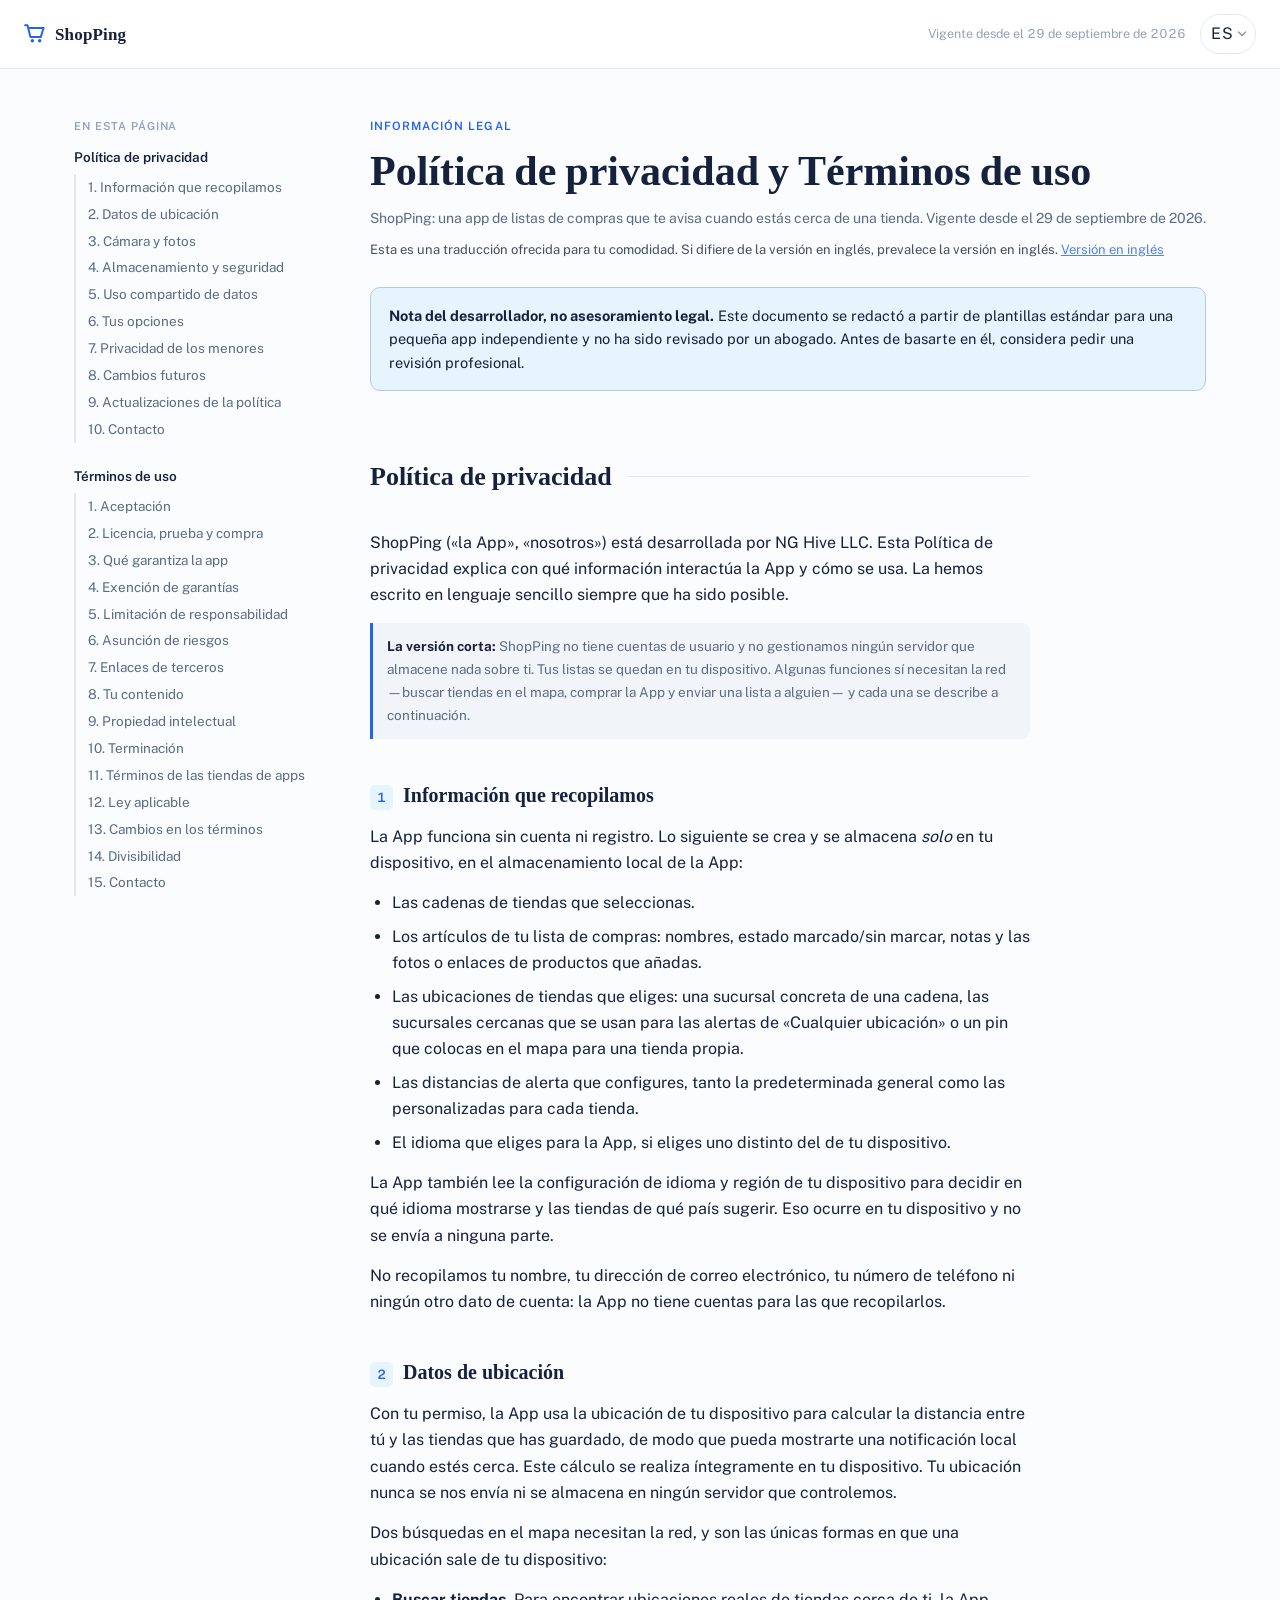
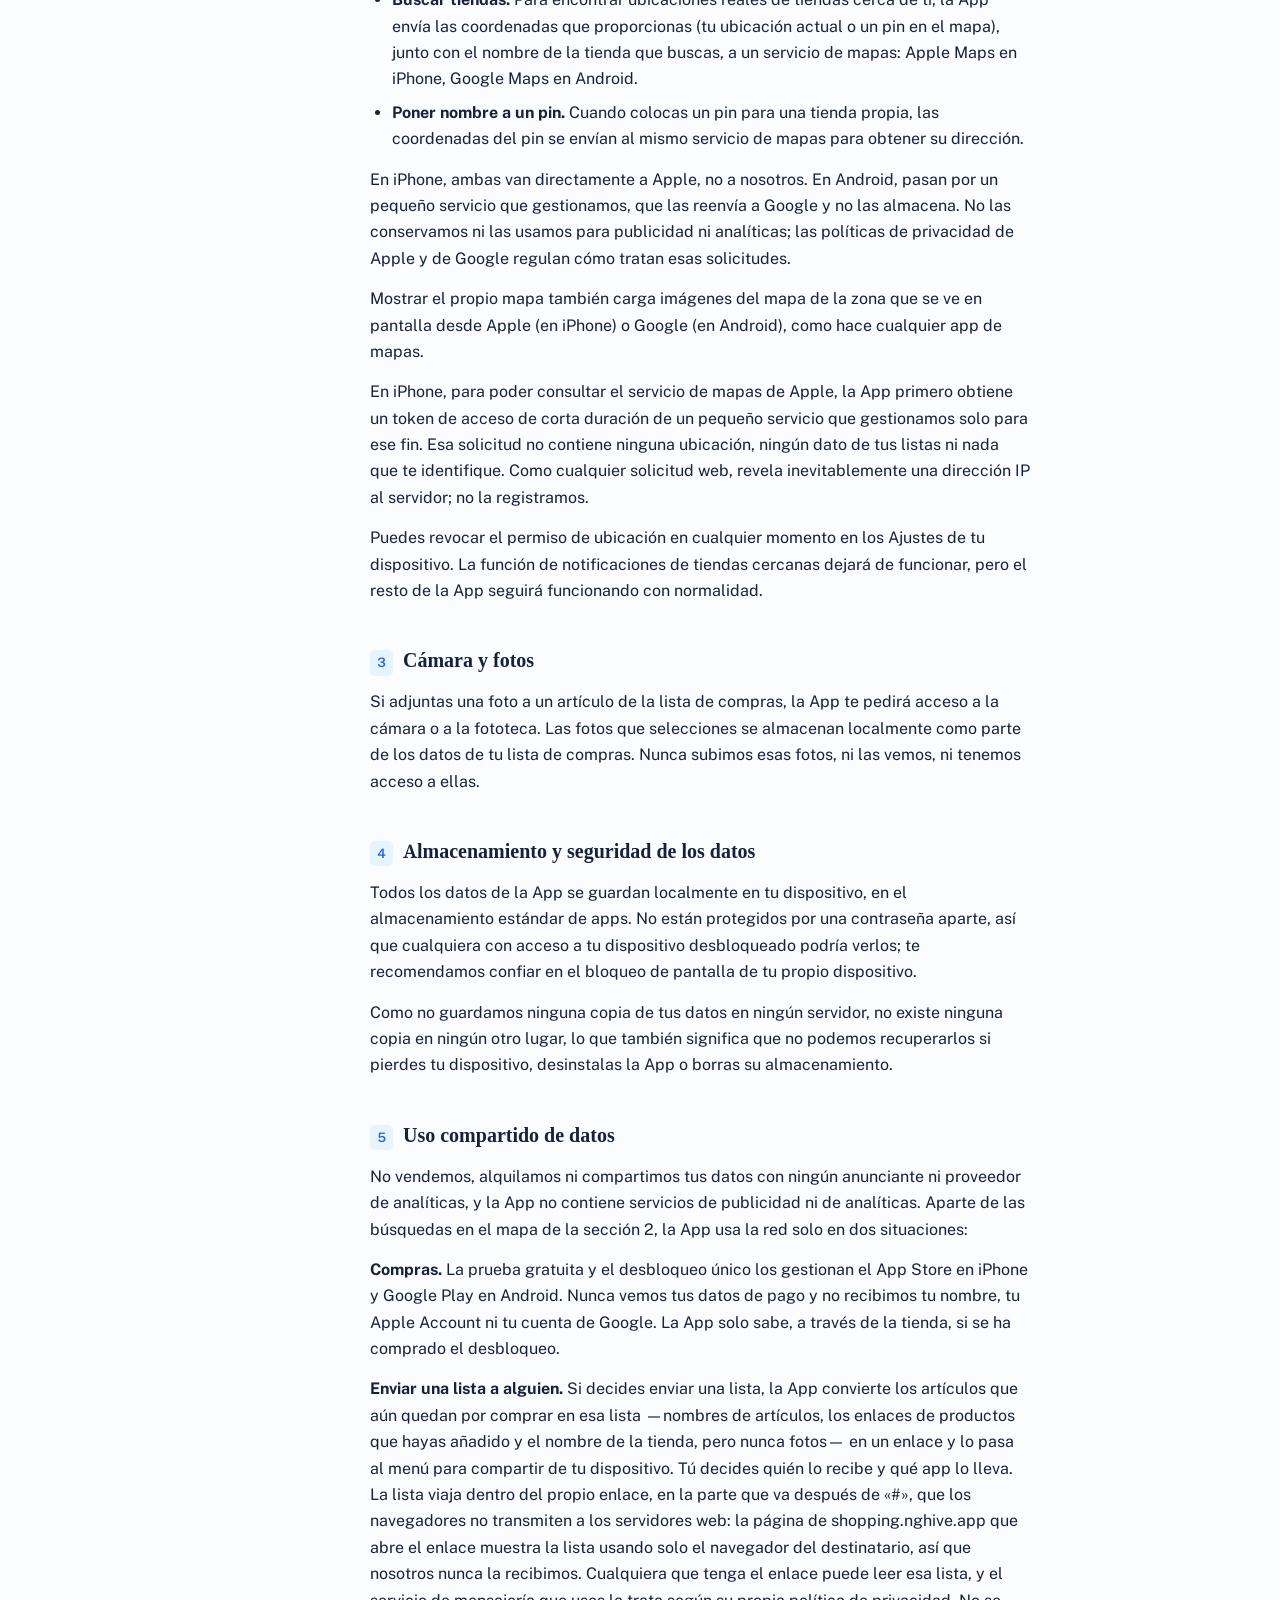
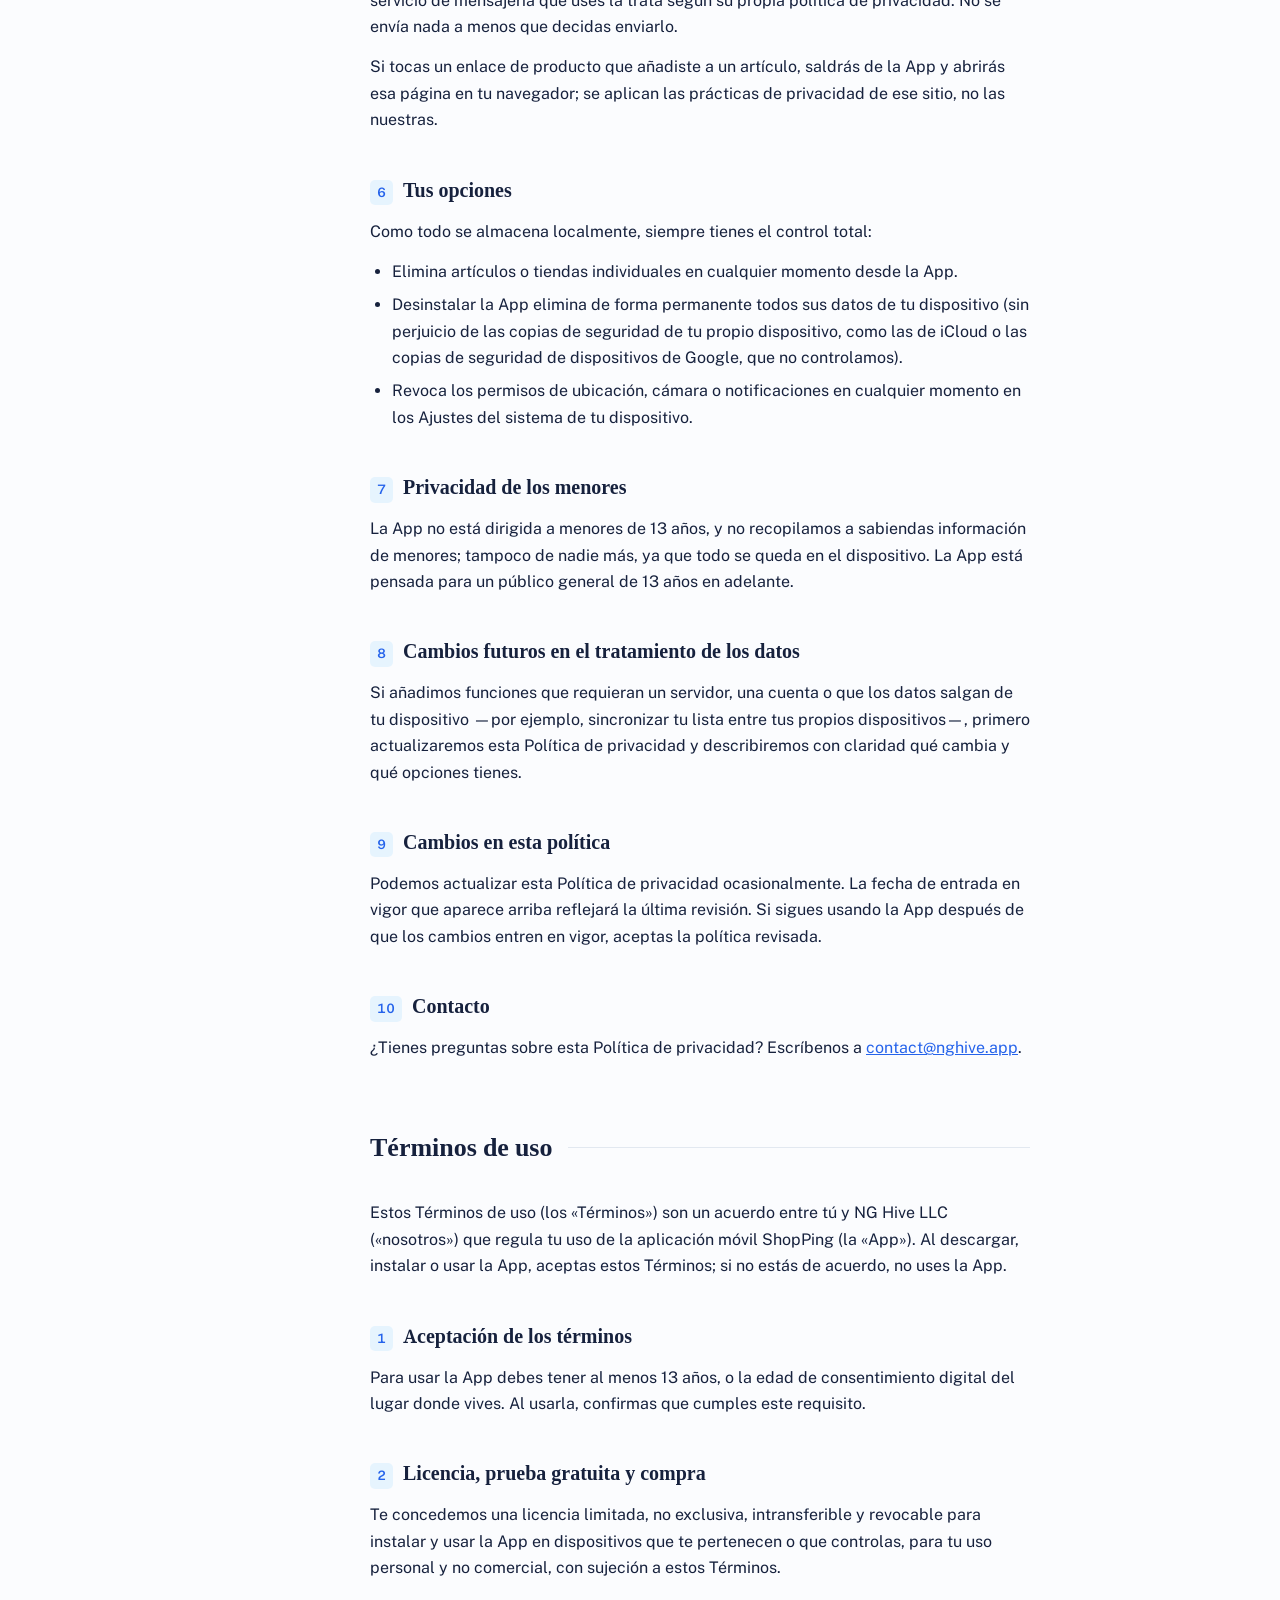
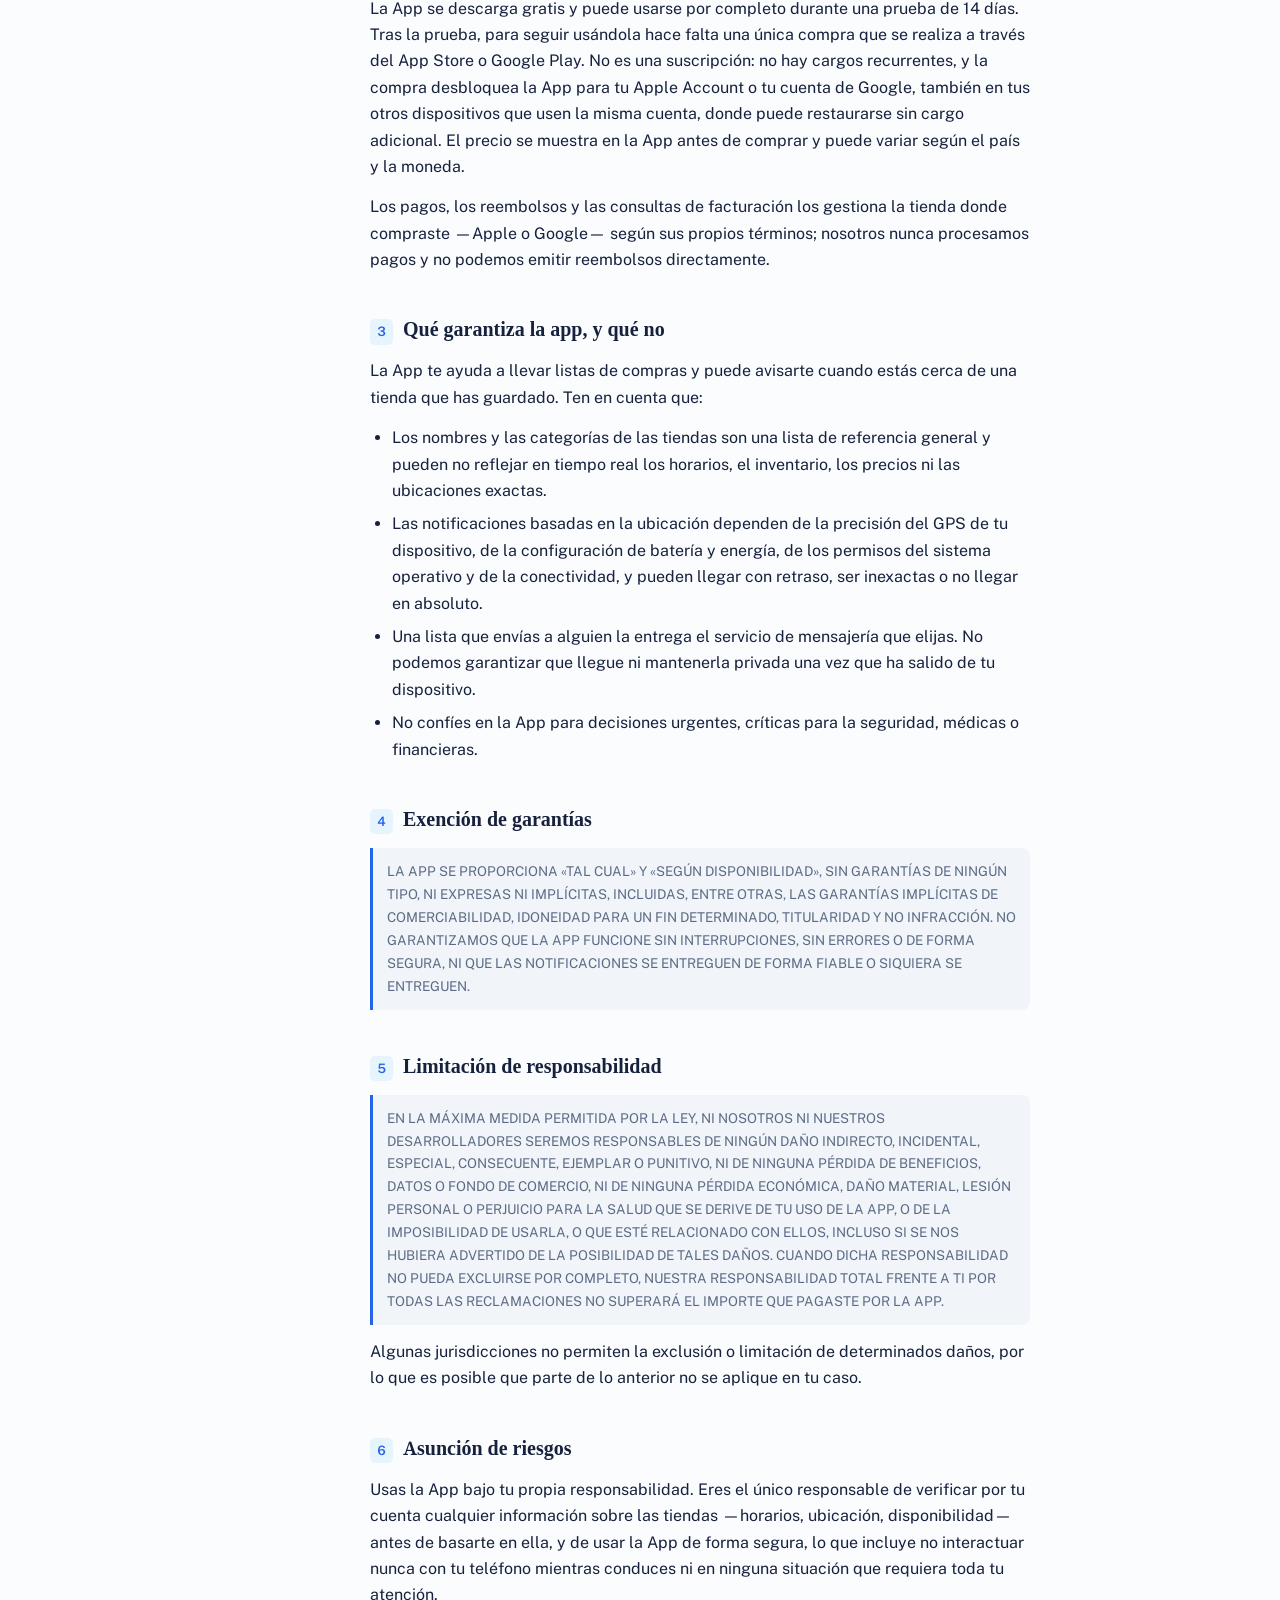
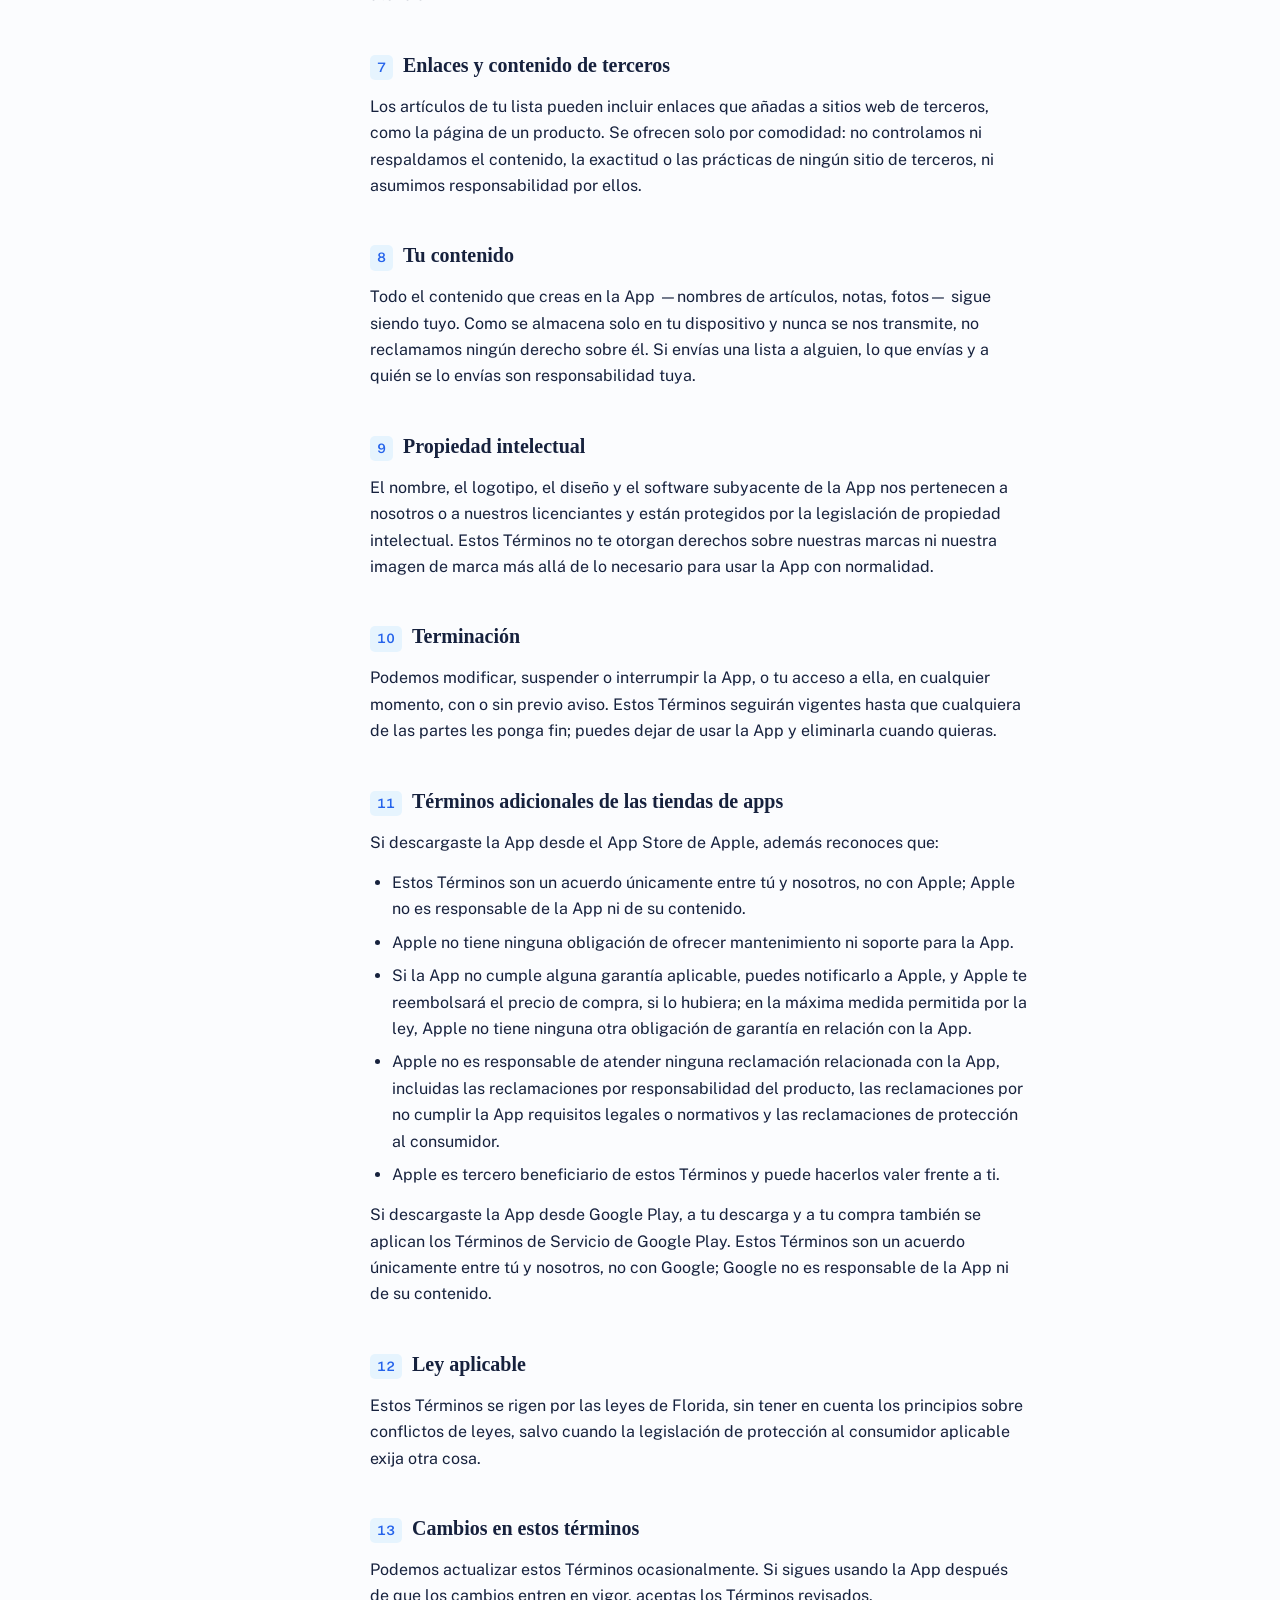
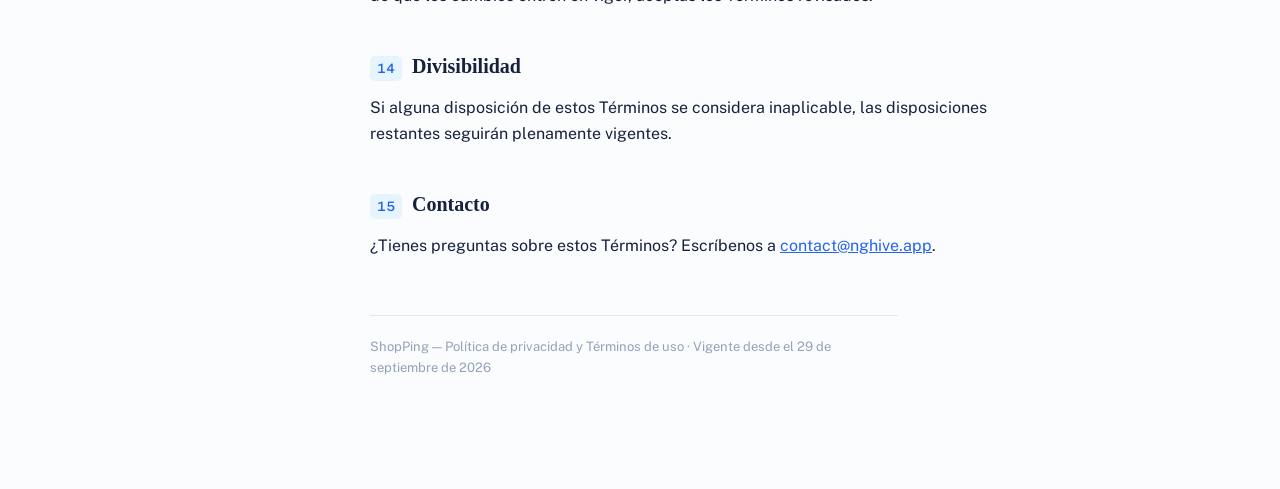
<file: es/legal.html>
<!doctype html><html lang="es"><head><meta charset=utf8><meta name=viewport content="width=device-width,initial-scale=1"><style>:root{color-scheme:light}body{margin:0;padding:0;font:14px -apple-system,BlinkMacSystemFont,sans-serif;background:#faf9f5;color:#141413}img{max-width:100%}</style>
<link rel="canonical" href="https://shopping.nghive.app/es/legal">
<meta property="og:url" content="https://shopping.nghive.app/es/legal">
<meta property="og:title" content="ShopPing — Política de privacidad y Términos de uso">
<meta property="og:image" content="https://nghive.app/assets/header.jpg">
<meta property="og:site_name" content="NG Hive">
<meta property="og:type" content="website">
<meta name="twitter:card" content="summary_large_image">
<link rel="alternate" hreflang="en" href="https://shopping.nghive.app/legal">
<link rel="alternate" hreflang="es" href="https://shopping.nghive.app/es/legal">
<link rel="alternate" hreflang="de" href="https://shopping.nghive.app/de/legal">
<link rel="alternate" hreflang="fr" href="https://shopping.nghive.app/fr/legal">
<link rel="alternate" hreflang="ru" href="https://shopping.nghive.app/ru/legal">
<link rel="alternate" hreflang="pt" href="https://shopping.nghive.app/pt/legal">
<link rel="alternate" hreflang="x-default" href="https://shopping.nghive.app/legal">
<style>
  .translation-note { font-size: 13px; line-height: 1.5; opacity: .8; margin: 10px 0 0; }
  .translation-note a { font-weight: inherit; }
  /* long words on narrow screens */
  @media (max-width: 560px) { .part-divider .part-title { white-space: normal; font-size: 22px; } }
  .part-title, h1, h2 { hyphens: auto; overflow-wrap: break-word; }
  /* language picker */
  .lang-pick { position: relative; flex: none; }
  .lang-pick summary {
    list-style: none; cursor: pointer; user-select: none;
    display: inline-flex; align-items: center; gap: 5px;
    padding: 6px 10px; border: 1px solid var(--border); border-radius: 999px;
    font: 700 12px/1.2 inherit; letter-spacing: .06em; color: var(--ink);
  }
  .lang-pick summary::-webkit-details-marker { display: none; }
  .lang-pick summary::after { content: ""; width: 5px; height: 5px; border: solid currentColor; border-width: 0 1.5px 1.5px 0; transform: translateY(-2px) rotate(45deg); opacity: .6; }
  .lang-pick summary:hover, .lang-pick[open] summary { border-color: var(--accent); }
  .lang-pick ul {
    position: absolute; right: 0; top: calc(100% + 8px); z-index: 60;
    margin: 0; padding: 6px; list-style: none; min-width: 150px;
    background: var(--surface); border: 1px solid var(--border); border-radius: 10px;
    box-shadow: 0 14px 34px rgba(0, 0, 0, .16);
  }
  .lang-pick li { margin: 0; }
  .lang-pick a {
    display: block; padding: 7px 12px; border-radius: calc(10px - 4px);
    color: var(--ink); text-decoration: none; border: 0; font-weight: 500; font-size: 14.5px; letter-spacing: 0; text-transform: none;
  }
  .lang-pick a:hover { background: color-mix(in srgb, var(--accent) 12%, transparent); }
  .lang-pick a[aria-current] { color: var(--accent); font-weight: 700; }
</style>
<script src="../lang.js" defer></script>
</head><body>
<title>ShopPing — Política de privacidad y Términos de uso</title>
<style>
  @font-face {
    font-family: 'Source Serif Doc';
    font-weight: 600 700;
    font-style: normal;
    font-display: swap;
    src: url([data-uri]) format('woff2');
  }
  @font-face {
    font-family: 'Public Sans Doc';
    font-weight: 400 700;
    font-style: normal;
    font-display: swap;
    src: url([data-uri]) format('woff2');
  }

  :root {
    --bg: #fbfcfe;
    --surface: #ffffff;
    --ink: #16213d;
    --ink-muted: #5b6b85;
    --ink-faint: #94a1b8;
    --accent: #2563eb;
    --accent-soft: #e6f4fe;
    --border: #e2e8f0;
    --todo-bg: #fff6dc;
    --todo-text: #8a5a00;
    --todo-border: #f0d78c;
    --code-bg: #f1f5f9;

    --serif: 'Source Serif Doc', Georgia, 'Times New Roman', serif;
    --sans: 'Public Sans Doc', -apple-system, BlinkMacSystemFont, 'Segoe UI', Roboto, sans-serif;
  }

  @media (prefers-color-scheme: dark) {
    :root:not([data-theme="light"]) {
      --bg: #0b1220;
      --surface: #121b2e;
      --ink: #e7ecf5;
      --ink-muted: #93a2bf;
      --ink-faint: #5b6b85;
      --accent: #6d9bf3;
      --accent-soft: #16233d;
      --border: #24314d;
      --todo-bg: #2a2210;
      --todo-text: #e6c469;
      --todo-border: #4a3d18;
      --code-bg: #16213a;
    }
  }
  :root[data-theme="dark"] {
    --bg: #0b1220;
    --surface: #121b2e;
    --ink: #e7ecf5;
    --ink-muted: #93a2bf;
    --ink-faint: #5b6b85;
    --accent: #6d9bf3;
    --accent-soft: #16233d;
    --border: #24314d;
    --todo-bg: #2a2210;
    --todo-text: #e6c469;
    --todo-border: #4a3d18;
    --code-bg: #16213a;
  }

  * { box-sizing: border-box; }

  body {
    background: var(--bg);
    color: var(--ink);
    font-family: var(--sans);
    font-size: 16px;
    line-height: 1.65;
    margin: 0;
    -webkit-font-smoothing: antialiased;
  }

  a { color: var(--accent); }
  a:focus-visible, button:focus-visible, [tabindex]:focus-visible {
    outline: 2px solid var(--accent);
    outline-offset: 2px;
    border-radius: 3px;
  }

  .topbar {
    position: sticky;
    top: 0;
    z-index: 10;
    display: flex;
    align-items: center;
    justify-content: space-between;
    gap: 12px;
    padding: 14px 24px;
    background: color-mix(in srgb, var(--surface) 88%, transparent);
    backdrop-filter: blur(10px);
    border-bottom: 1px solid var(--border);
  }
  .brand {
    display: flex;
    align-items: center;
    gap: 9px;
    font-family: var(--serif);
    font-weight: 700;
    font-size: 17px;
    letter-spacing: 0.01em;
    color: var(--ink);
    text-decoration: none;
  }
  .brand svg { flex: none; }
  .topbar-end { display: flex; align-items: center; gap: 14px; }
  .topbar-date {
    font-size: 12.5px;
    color: var(--ink-faint);
    font-variant-numeric: tabular-nums;
  }

  .wrap {
    max-width: 1180px;
    margin: 0 auto;
    padding: 48px 24px 96px;
    display: grid;
    grid-template-columns: 240px minmax(0, 1fr);
    gap: 56px;
    align-items: start;
  }

  .toc {
    position: sticky;
    top: 76px;
    font-size: 13.5px;
  }
  .toc-heading {
    text-transform: uppercase;
    letter-spacing: 0.08em;
    font-size: 11px;
    font-weight: 600;
    color: var(--ink-faint);
    margin: 0 0 10px;
  }
  .toc-group { margin: 0 0 22px; }
  .toc-group-title {
    font-weight: 600;
    color: var(--ink);
    margin-bottom: 6px;
  }
  .toc a {
    display: block;
    padding: 4px 0 4px 12px;
    color: var(--ink-muted);
    text-decoration: none;
    border-left: 2px solid var(--border);
    line-height: 1.4;
  }
  .toc a:hover { color: var(--accent); border-left-color: var(--accent); }

  main { min-width: 0; }

  .doc-header { margin-bottom: 28px; }
  .eyebrow {
    text-transform: uppercase;
    letter-spacing: 0.09em;
    font-size: 11.5px;
    font-weight: 600;
    color: var(--accent);
    margin: 0 0 10px;
  }
  h1.doc-title {
    font-family: var(--serif);
    font-weight: 700;
    font-size: clamp(30px, 4vw, 42px);
    line-height: 1.15;
    margin: 0 0 12px;
    text-wrap: balance;
    color: var(--ink);
  }
  .doc-meta {
    color: var(--ink-muted);
    font-size: 14px;
    margin: 0;
  }

  .callout {
    background: var(--accent-soft);
    border: 1px solid color-mix(in srgb, var(--accent) 25%, var(--border));
    border-radius: 10px;
    padding: 16px 18px;
    margin: 24px 0 40px;
    font-size: 14.5px;
    color: var(--ink);
    line-height: 1.6;
  }
  .callout strong { color: var(--ink); }

  section.doc-section {
    max-width: 66ch;
    margin: 0 0 8px;
    scroll-margin-top: 84px;
  }
  .part-divider {
    display: flex;
    align-items: center;
    gap: 16px;
    margin: 64px 0 32px;
    max-width: 66ch;
  }
  .part-divider:first-of-type { margin-top: 8px; }
  .part-divider .line { flex: 1; height: 1px; background: var(--border); }
  .part-title {
    font-family: var(--serif);
    font-weight: 700;
    font-size: 26px;
    color: var(--ink);
    white-space: nowrap;
  }

  h2.sec-title {
    font-family: var(--serif);
    font-weight: 600;
    font-size: 20px;
    color: var(--ink);
    margin: 40px 0 12px;
    display: flex;
    gap: 10px;
    align-items: baseline;
    text-wrap: balance;
  }
  h2.sec-title .num {
    font-family: var(--sans);
    font-variant-numeric: tabular-nums;
    font-weight: 600;
    font-size: 13px;
    color: var(--accent);
    background: var(--accent-soft);
    border-radius: 5px;
    padding: 2px 7px;
  }

  p { margin: 0 0 14px; color: var(--ink); }
  .doc-section p:last-child { margin-bottom: 0; }
  ul { margin: 0 0 14px; padding-left: 22px; }
  li { margin: 0 0 7px; color: var(--ink); }

  .legal-strong {
    font-size: 13.5px;
    line-height: 1.7;
    color: var(--ink-muted);
    background: var(--code-bg);
    border-left: 3px solid var(--accent);
    padding: 12px 14px;
    border-radius: 0 8px 8px 0;
    margin: 0 0 14px;
  }
  .legal-strong strong { color: var(--ink); }

  .todo {
    background: var(--todo-bg);
    color: var(--todo-text);
    border: 1px dashed var(--todo-border);
    border-radius: 5px;
    padding: 1px 7px;
    font-size: 0.93em;
    font-weight: 600;
    white-space: nowrap;
  }

  .end-mark {
    max-width: 66ch;
    margin-top: 56px;
    padding-top: 20px;
    border-top: 1px solid var(--border);
    color: var(--ink-faint);
    font-size: 13px;
  }

  @media (max-width: 880px) {
    .wrap { grid-template-columns: 1fr; gap: 28px; padding-top: 28px; }
    .toc { position: static; }
    .toc-group { display: inline-block; margin-right: 28px; vertical-align: top; }
  }
</style>

<div class="topbar">
  <a class="brand" href="./">
    <svg width="22" height="22" viewBox="0 0 200 200" fill="none" xmlns="http://www.w3.org/2000/svg" aria-hidden="true">
      <path d="M10,20 L32,20 L58,128 L152,128 L178,46 L46,46" stroke="currentColor" stroke-width="18" stroke-linecap="round" stroke-linejoin="round" style="color:var(--accent)"/>
      <circle cx="76" cy="162" r="16" fill="var(--accent)"/>
      <circle cx="142" cy="162" r="16" fill="var(--accent)"/>
    </svg>
    ShopPing
  </a>
  <div class="topbar-end">
    <span class="topbar-date">Vigente desde el 29 de septiembre de 2026</span>
    <details class="lang-pick">
      <summary aria-label="Idioma">ES</summary>
      <ul>
        <li><a href="../legal" lang="en" hreflang="en">English</a></li>
        <li><a href="legal" lang="es" hreflang="es" aria-current="page">Español</a></li>
        <li><a href="../de/legal" lang="de" hreflang="de">Deutsch</a></li>
        <li><a href="../fr/legal" lang="fr" hreflang="fr">Français</a></li>
        <li><a href="../ru/legal" lang="ru" hreflang="ru">Русский</a></li>
        <li><a href="../pt/legal" lang="pt" hreflang="pt">Português</a></li>
      </ul>
    </details>
  </div>
</div>

<div class="wrap" id="top">
  <nav class="toc" aria-label="Índice">
    <p class="toc-heading">En esta página</p>
    <div class="toc-group">
      <p class="toc-group-title">Política de privacidad</p>
      <a href="#pp-1">1. Información que recopilamos</a>
      <a href="#pp-2">2. Datos de ubicación</a>
      <a href="#pp-3">3. Cámara y fotos</a>
      <a href="#pp-4">4. Almacenamiento y seguridad</a>
      <a href="#pp-5">5. Uso compartido de datos</a>
      <a href="#pp-6">6. Tus opciones</a>
      <a href="#pp-7">7. Privacidad de los menores</a>
      <a href="#pp-8">8. Cambios futuros</a>
      <a href="#pp-9">9. Actualizaciones de la política</a>
      <a href="#pp-10">10. Contacto</a>
    </div>
    <div class="toc-group">
      <p class="toc-group-title">Términos de uso</p>
      <a href="#tu-1">1. Aceptación</a>
      <a href="#tu-2">2. Licencia, prueba y compra</a>
      <a href="#tu-3">3. Qué garantiza la app</a>
      <a href="#tu-4">4. Exención de garantías</a>
      <a href="#tu-5">5. Limitación de responsabilidad</a>
      <a href="#tu-6">6. Asunción de riesgos</a>
      <a href="#tu-7">7. Enlaces de terceros</a>
      <a href="#tu-8">8. Tu contenido</a>
      <a href="#tu-9">9. Propiedad intelectual</a>
      <a href="#tu-10">10. Terminación</a>
      <a href="#tu-11">11. Términos de las tiendas de apps</a>
      <a href="#tu-12">12. Ley aplicable</a>
      <a href="#tu-13">13. Cambios en los términos</a>
      <a href="#tu-14">14. Divisibilidad</a>
      <a href="#tu-15">15. Contacto</a>
    </div>
  </nav>

  <main>
    <header class="doc-header">
      <p class="eyebrow">Información legal</p>
      <h1 class="doc-title">Política de privacidad y Términos de uso</h1>
      <p class="doc-meta">ShopPing: una app de listas de compras que te avisa cuando estás cerca de una tienda. Vigente desde el 29 de septiembre de 2026.</p>
      <p class="translation-note">Esta es una traducción ofrecida para tu comodidad. Si difiere de la versión en inglés, prevalece la versión en inglés. <a href="../legal">Versión en inglés</a></p>
    </header>

    <div class="callout">
      <strong>Nota del desarrollador, no asesoramiento legal.</strong> Este documento se redactó a partir de plantillas estándar para una pequeña app independiente y no ha sido revisado por un abogado. Antes de basarte en él, considera pedir una revisión profesional.
    </div>

    <div class="part-divider" id="privacy">
      <span class="part-title">Política de privacidad</span>
      <span class="line"></span>
    </div>

    <section class="doc-section">
      <p>ShopPing («la App», «nosotros») está desarrollada por NG Hive LLC. Esta Política de privacidad explica con qué información interactúa la App y cómo se usa. La hemos escrito en lenguaje sencillo siempre que ha sido posible.</p>
      <div class="legal-strong"><strong>La versión corta:</strong> ShopPing no tiene cuentas de usuario y no gestionamos ningún servidor que almacene nada sobre ti. Tus listas se quedan en tu dispositivo. Algunas funciones sí necesitan la red —buscar tiendas en el mapa, comprar la App y enviar una lista a alguien— y cada una se describe a continuación.</div>
    </section>

    <section class="doc-section" id="pp-1">
      <h2 class="sec-title"><span class="num">1</span> Información que recopilamos</h2>
      <p>La App funciona sin cuenta ni registro. Lo siguiente se crea y se almacena <em>solo</em> en tu dispositivo, en el almacenamiento local de la App:</p>
      <ul>
        <li>Las cadenas de tiendas que seleccionas.</li>
        <li>Los artículos de tu lista de compras: nombres, estado marcado/sin marcar, notas y las fotos o enlaces de productos que añadas.</li>
        <li>Las ubicaciones de tiendas que eliges: una sucursal concreta de una cadena, las sucursales cercanas que se usan para las alertas de «Cualquier ubicación» o un pin que colocas en el mapa para una tienda propia.</li>
        <li>Las distancias de alerta que configures, tanto la predeterminada general como las personalizadas para cada tienda.</li>
        <li>El idioma que eliges para la App, si eliges uno distinto del de tu dispositivo.</li>
      </ul>
      <p>La App también lee la configuración de idioma y región de tu dispositivo para decidir en qué idioma mostrarse y las tiendas de qué país sugerir. Eso ocurre en tu dispositivo y no se envía a ninguna parte.</p>
      <p>No recopilamos tu nombre, tu dirección de correo electrónico, tu número de teléfono ni ningún otro dato de cuenta: la App no tiene cuentas para las que recopilarlos.</p>
    </section>

    <section class="doc-section" id="pp-2">
      <h2 class="sec-title"><span class="num">2</span> Datos de ubicación</h2>
      <p>Con tu permiso, la App usa la ubicación de tu dispositivo para calcular la distancia entre tú y las tiendas que has guardado, de modo que pueda mostrarte una notificación local cuando estés cerca. Este cálculo se realiza íntegramente en tu dispositivo. Tu ubicación nunca se nos envía ni se almacena en ningún servidor que controlemos.</p>
      <p>Dos búsquedas en el mapa necesitan la red, y son las únicas formas en que una ubicación sale de tu dispositivo:</p>
      <ul>
        <li><strong>Buscar tiendas.</strong> Para encontrar ubicaciones reales de tiendas cerca de ti, la App envía las coordenadas que proporcionas (tu ubicación actual o un pin en el mapa), junto con el nombre de la tienda que buscas, a un servicio de mapas: Apple Maps en iPhone, Google Maps en Android.</li>
        <li><strong>Poner nombre a un pin.</strong> Cuando colocas un pin para una tienda propia, las coordenadas del pin se envían al mismo servicio de mapas para obtener su dirección.</li>
      </ul>
      <p>En iPhone, ambas van directamente a Apple, no a nosotros. En Android, pasan por un pequeño servicio que gestionamos, que las reenvía a Google y no las almacena. No las conservamos ni las usamos para publicidad ni analíticas; las políticas de privacidad de Apple y de Google regulan cómo tratan esas solicitudes.</p>
      <p>Mostrar el propio mapa también carga imágenes del mapa de la zona que se ve en pantalla desde Apple (en iPhone) o Google (en Android), como hace cualquier app de mapas.</p>
      <p>En iPhone, para poder consultar el servicio de mapas de Apple, la App primero obtiene un token de acceso de corta duración de un pequeño servicio que gestionamos solo para ese fin. Esa solicitud no contiene ninguna ubicación, ningún dato de tus listas ni nada que te identifique. Como cualquier solicitud web, revela inevitablemente una dirección IP al servidor; no la registramos.</p>
      <p>Puedes revocar el permiso de ubicación en cualquier momento en los Ajustes de tu dispositivo. La función de notificaciones de tiendas cercanas dejará de funcionar, pero el resto de la App seguirá funcionando con normalidad.</p>
    </section>

    <section class="doc-section" id="pp-3">
      <h2 class="sec-title"><span class="num">3</span> Cámara y fotos</h2>
      <p>Si adjuntas una foto a un artículo de la lista de compras, la App te pedirá acceso a la cámara o a la fototeca. Las fotos que selecciones se almacenan localmente como parte de los datos de tu lista de compras. Nunca subimos esas fotos, ni las vemos, ni tenemos acceso a ellas.</p>
    </section>

    <section class="doc-section" id="pp-4">
      <h2 class="sec-title"><span class="num">4</span> Almacenamiento y seguridad de los datos</h2>
      <p>Todos los datos de la App se guardan localmente en tu dispositivo, en el almacenamiento estándar de apps. No están protegidos por una contraseña aparte, así que cualquiera con acceso a tu dispositivo desbloqueado podría verlos; te recomendamos confiar en el bloqueo de pantalla de tu propio dispositivo.</p>
      <p>Como no guardamos ninguna copia de tus datos en ningún servidor, no existe ninguna copia en ningún otro lugar, lo que también significa que no podemos recuperarlos si pierdes tu dispositivo, desinstalas la App o borras su almacenamiento.</p>
    </section>

    <section class="doc-section" id="pp-5">
      <h2 class="sec-title"><span class="num">5</span> Uso compartido de datos</h2>
      <p>No vendemos, alquilamos ni compartimos tus datos con ningún anunciante ni proveedor de analíticas, y la App no contiene servicios de publicidad ni de analíticas. Aparte de las búsquedas en el mapa de la sección 2, la App usa la red solo en dos situaciones:</p>
      <p><strong>Compras.</strong> La prueba gratuita y el desbloqueo único los gestionan el App Store en iPhone y Google Play en Android. Nunca vemos tus datos de pago y no recibimos tu nombre, tu Apple Account ni tu cuenta de Google. La App solo sabe, a través de la tienda, si se ha comprado el desbloqueo.</p>
      <p><strong>Enviar una lista a alguien.</strong> Si decides enviar una lista, la App convierte los artículos que aún quedan por comprar en esa lista —nombres de artículos, los enlaces de productos que hayas añadido y el nombre de la tienda, pero nunca fotos— en un enlace y lo pasa al menú para compartir de tu dispositivo. Tú decides quién lo recibe y qué app lo lleva. La lista viaja dentro del propio enlace, en la parte que va después de «#», que los navegadores no transmiten a los servidores web: la página de shopping.nghive.app que abre el enlace muestra la lista usando solo el navegador del destinatario, así que nosotros nunca la recibimos. Cualquiera que tenga el enlace puede leer esa lista, y el servicio de mensajería que uses la trata según su propia política de privacidad. No se envía nada a menos que decidas enviarlo.</p>
      <p>Si tocas un enlace de producto que añadiste a un artículo, saldrás de la App y abrirás esa página en tu navegador; se aplican las prácticas de privacidad de ese sitio, no las nuestras.</p>
    </section>

    <section class="doc-section" id="pp-6">
      <h2 class="sec-title"><span class="num">6</span> Tus opciones</h2>
      <p>Como todo se almacena localmente, siempre tienes el control total:</p>
      <ul>
        <li>Elimina artículos o tiendas individuales en cualquier momento desde la App.</li>
        <li>Desinstalar la App elimina de forma permanente todos sus datos de tu dispositivo (sin perjuicio de las copias de seguridad de tu propio dispositivo, como las de iCloud o las copias de seguridad de dispositivos de Google, que no controlamos).</li>
        <li>Revoca los permisos de ubicación, cámara o notificaciones en cualquier momento en los Ajustes del sistema de tu dispositivo.</li>
      </ul>
    </section>

    <section class="doc-section" id="pp-7">
      <h2 class="sec-title"><span class="num">7</span> Privacidad de los menores</h2>
      <p>La App no está dirigida a menores de 13 años, y no recopilamos a sabiendas información de menores; tampoco de nadie más, ya que todo se queda en el dispositivo. La App está pensada para un público general de 13 años en adelante.</p>
    </section>

    <section class="doc-section" id="pp-8">
      <h2 class="sec-title"><span class="num">8</span> Cambios futuros en el tratamiento de los datos</h2>
      <p>Si añadimos funciones que requieran un servidor, una cuenta o que los datos salgan de tu dispositivo —por ejemplo, sincronizar tu lista entre tus propios dispositivos—, primero actualizaremos esta Política de privacidad y describiremos con claridad qué cambia y qué opciones tienes.</p>
    </section>

    <section class="doc-section" id="pp-9">
      <h2 class="sec-title"><span class="num">9</span> Cambios en esta política</h2>
      <p>Podemos actualizar esta Política de privacidad ocasionalmente. La fecha de entrada en vigor que aparece arriba reflejará la última revisión. Si sigues usando la App después de que los cambios entren en vigor, aceptas la política revisada.</p>
    </section>

    <section class="doc-section" id="pp-10">
      <h2 class="sec-title"><span class="num">10</span> Contacto</h2>
      <p>¿Tienes preguntas sobre esta Política de privacidad? Escríbenos a <a href="mailto:contact@nghive.app">contact@nghive.app</a>.</p>
    </section>

    <div class="part-divider" id="terms">
      <span class="part-title">Términos de uso</span>
      <span class="line"></span>
    </div>

    <section class="doc-section">
      <p>Estos Términos de uso (los «Términos») son un acuerdo entre tú y NG Hive LLC («nosotros») que regula tu uso de la aplicación móvil ShopPing (la «App»). Al descargar, instalar o usar la App, aceptas estos Términos; si no estás de acuerdo, no uses la App.</p>
    </section>

    <section class="doc-section" id="tu-1">
      <h2 class="sec-title"><span class="num">1</span> Aceptación de los términos</h2>
      <p>Para usar la App debes tener al menos 13 años, o la edad de consentimiento digital del lugar donde vives. Al usarla, confirmas que cumples este requisito.</p>
    </section>

    <section class="doc-section" id="tu-2">
      <h2 class="sec-title"><span class="num">2</span> Licencia, prueba gratuita y compra</h2>
      <p>Te concedemos una licencia limitada, no exclusiva, intransferible y revocable para instalar y usar la App en dispositivos que te pertenecen o que controlas, para tu uso personal y no comercial, con sujeción a estos Términos.</p>
      <p>La App se descarga gratis y puede usarse por completo durante una prueba de 14 días. Tras la prueba, para seguir usándola hace falta una única compra que se realiza a través del App Store o Google Play. No es una suscripción: no hay cargos recurrentes, y la compra desbloquea la App para tu Apple Account o tu cuenta de Google, también en tus otros dispositivos que usen la misma cuenta, donde puede restaurarse sin cargo adicional. El precio se muestra en la App antes de comprar y puede variar según el país y la moneda.</p>
      <p>Los pagos, los reembolsos y las consultas de facturación los gestiona la tienda donde compraste —Apple o Google— según sus propios términos; nosotros nunca procesamos pagos y no podemos emitir reembolsos directamente.</p>
    </section>

    <section class="doc-section" id="tu-3">
      <h2 class="sec-title"><span class="num">3</span> Qué garantiza la app, y qué no</h2>
      <p>La App te ayuda a llevar listas de compras y puede avisarte cuando estás cerca de una tienda que has guardado. Ten en cuenta que:</p>
      <ul>
        <li>Los nombres y las categorías de las tiendas son una lista de referencia general y pueden no reflejar en tiempo real los horarios, el inventario, los precios ni las ubicaciones exactas.</li>
        <li>Las notificaciones basadas en la ubicación dependen de la precisión del GPS de tu dispositivo, de la configuración de batería y energía, de los permisos del sistema operativo y de la conectividad, y pueden llegar con retraso, ser inexactas o no llegar en absoluto.</li>
        <li>Una lista que envías a alguien la entrega el servicio de mensajería que elijas. No podemos garantizar que llegue ni mantenerla privada una vez que ha salido de tu dispositivo.</li>
        <li>No confíes en la App para decisiones urgentes, críticas para la seguridad, médicas o financieras.</li>
      </ul>
    </section>

    <section class="doc-section" id="tu-4">
      <h2 class="sec-title"><span class="num">4</span> Exención de garantías</h2>
      <div class="legal-strong">LA APP SE PROPORCIONA «TAL CUAL» Y «SEGÚN DISPONIBILIDAD», SIN GARANTÍAS DE NINGÚN TIPO, NI EXPRESAS NI IMPLÍCITAS, INCLUIDAS, ENTRE OTRAS, LAS GARANTÍAS IMPLÍCITAS DE COMERCIABILIDAD, IDONEIDAD PARA UN FIN DETERMINADO, TITULARIDAD Y NO INFRACCIÓN. NO GARANTIZAMOS QUE LA APP FUNCIONE SIN INTERRUPCIONES, SIN ERRORES O DE FORMA SEGURA, NI QUE LAS NOTIFICACIONES SE ENTREGUEN DE FORMA FIABLE O SIQUIERA SE ENTREGUEN.</div>
    </section>

    <section class="doc-section" id="tu-5">
      <h2 class="sec-title"><span class="num">5</span> Limitación de responsabilidad</h2>
      <div class="legal-strong">EN LA MÁXIMA MEDIDA PERMITIDA POR LA LEY, NI NOSOTROS NI NUESTROS DESARROLLADORES SEREMOS RESPONSABLES DE NINGÚN DAÑO INDIRECTO, INCIDENTAL, ESPECIAL, CONSECUENTE, EJEMPLAR O PUNITIVO, NI DE NINGUNA PÉRDIDA DE BENEFICIOS, DATOS O FONDO DE COMERCIO, NI DE NINGUNA PÉRDIDA ECONÓMICA, DAÑO MATERIAL, LESIÓN PERSONAL O PERJUICIO PARA LA SALUD QUE SE DERIVE DE TU USO DE LA APP, O DE LA IMPOSIBILIDAD DE USARLA, O QUE ESTÉ RELACIONADO CON ELLOS, INCLUSO SI SE NOS HUBIERA ADVERTIDO DE LA POSIBILIDAD DE TALES DAÑOS. CUANDO DICHA RESPONSABILIDAD NO PUEDA EXCLUIRSE POR COMPLETO, NUESTRA RESPONSABILIDAD TOTAL FRENTE A TI POR TODAS LAS RECLAMACIONES NO SUPERARÁ EL IMPORTE QUE PAGASTE POR LA APP.</div>
      <p>Algunas jurisdicciones no permiten la exclusión o limitación de determinados daños, por lo que es posible que parte de lo anterior no se aplique en tu caso.</p>
    </section>

    <section class="doc-section" id="tu-6">
      <h2 class="sec-title"><span class="num">6</span> Asunción de riesgos</h2>
      <p>Usas la App bajo tu propia responsabilidad. Eres el único responsable de verificar por tu cuenta cualquier información sobre las tiendas —horarios, ubicación, disponibilidad— antes de basarte en ella, y de usar la App de forma segura, lo que incluye no interactuar nunca con tu teléfono mientras conduces ni en ninguna situación que requiera toda tu atención.</p>
    </section>

    <section class="doc-section" id="tu-7">
      <h2 class="sec-title"><span class="num">7</span> Enlaces y contenido de terceros</h2>
      <p>Los artículos de tu lista pueden incluir enlaces que añadas a sitios web de terceros, como la página de un producto. Se ofrecen solo por comodidad: no controlamos ni respaldamos el contenido, la exactitud o las prácticas de ningún sitio de terceros, ni asumimos responsabilidad por ellos.</p>
    </section>

    <section class="doc-section" id="tu-8">
      <h2 class="sec-title"><span class="num">8</span> Tu contenido</h2>
      <p>Todo el contenido que creas en la App —nombres de artículos, notas, fotos— sigue siendo tuyo. Como se almacena solo en tu dispositivo y nunca se nos transmite, no reclamamos ningún derecho sobre él. Si envías una lista a alguien, lo que envías y a quién se lo envías son responsabilidad tuya.</p>
    </section>

    <section class="doc-section" id="tu-9">
      <h2 class="sec-title"><span class="num">9</span> Propiedad intelectual</h2>
      <p>El nombre, el logotipo, el diseño y el software subyacente de la App nos pertenecen a nosotros o a nuestros licenciantes y están protegidos por la legislación de propiedad intelectual. Estos Términos no te otorgan derechos sobre nuestras marcas ni nuestra imagen de marca más allá de lo necesario para usar la App con normalidad.</p>
    </section>

    <section class="doc-section" id="tu-10">
      <h2 class="sec-title"><span class="num">10</span> Terminación</h2>
      <p>Podemos modificar, suspender o interrumpir la App, o tu acceso a ella, en cualquier momento, con o sin previo aviso. Estos Términos seguirán vigentes hasta que cualquiera de las partes les ponga fin; puedes dejar de usar la App y eliminarla cuando quieras.</p>
    </section>

    <section class="doc-section" id="tu-11">
      <h2 class="sec-title"><span class="num">11</span> Términos adicionales de las tiendas de apps</h2>
      <p>Si descargaste la App desde el App Store de Apple, además reconoces que:</p>
      <ul>
        <li>Estos Términos son un acuerdo únicamente entre tú y nosotros, no con Apple; Apple no es responsable de la App ni de su contenido.</li>
        <li>Apple no tiene ninguna obligación de ofrecer mantenimiento ni soporte para la App.</li>
        <li>Si la App no cumple alguna garantía aplicable, puedes notificarlo a Apple, y Apple te reembolsará el precio de compra, si lo hubiera; en la máxima medida permitida por la ley, Apple no tiene ninguna otra obligación de garantía en relación con la App.</li>
        <li>Apple no es responsable de atender ninguna reclamación relacionada con la App, incluidas las reclamaciones por responsabilidad del producto, las reclamaciones por no cumplir la App requisitos legales o normativos y las reclamaciones de protección al consumidor.</li>
        <li>Apple es tercero beneficiario de estos Términos y puede hacerlos valer frente a ti.</li>
      </ul>
      <p>Si descargaste la App desde Google Play, a tu descarga y a tu compra también se aplican los Términos de Servicio de Google Play. Estos Términos son un acuerdo únicamente entre tú y nosotros, no con Google; Google no es responsable de la App ni de su contenido.</p>
    </section>

    <section class="doc-section" id="tu-12">
      <h2 class="sec-title"><span class="num">12</span> Ley aplicable</h2>
      <p>Estos Términos se rigen por las leyes de Florida, sin tener en cuenta los principios sobre conflictos de leyes, salvo cuando la legislación de protección al consumidor aplicable exija otra cosa.</p>
    </section>

    <section class="doc-section" id="tu-13">
      <h2 class="sec-title"><span class="num">13</span> Cambios en estos términos</h2>
      <p>Podemos actualizar estos Términos ocasionalmente. Si sigues usando la App después de que los cambios entren en vigor, aceptas los Términos revisados.</p>
    </section>

    <section class="doc-section" id="tu-14">
      <h2 class="sec-title"><span class="num">14</span> Divisibilidad</h2>
      <p>Si alguna disposición de estos Términos se considera inaplicable, las disposiciones restantes seguirán plenamente vigentes.</p>
    </section>

    <section class="doc-section" id="tu-15">
      <h2 class="sec-title"><span class="num">15</span> Contacto</h2>
      <p>¿Tienes preguntas sobre estos Términos? Escríbenos a <a href="mailto:contact@nghive.app">contact@nghive.app</a>.</p>
    </section>

    <p class="end-mark">ShopPing — Política de privacidad y Términos de uso · Vigente desde el 29 de septiembre de 2026</p>
  </main>
</div>

</body></html>
</file>
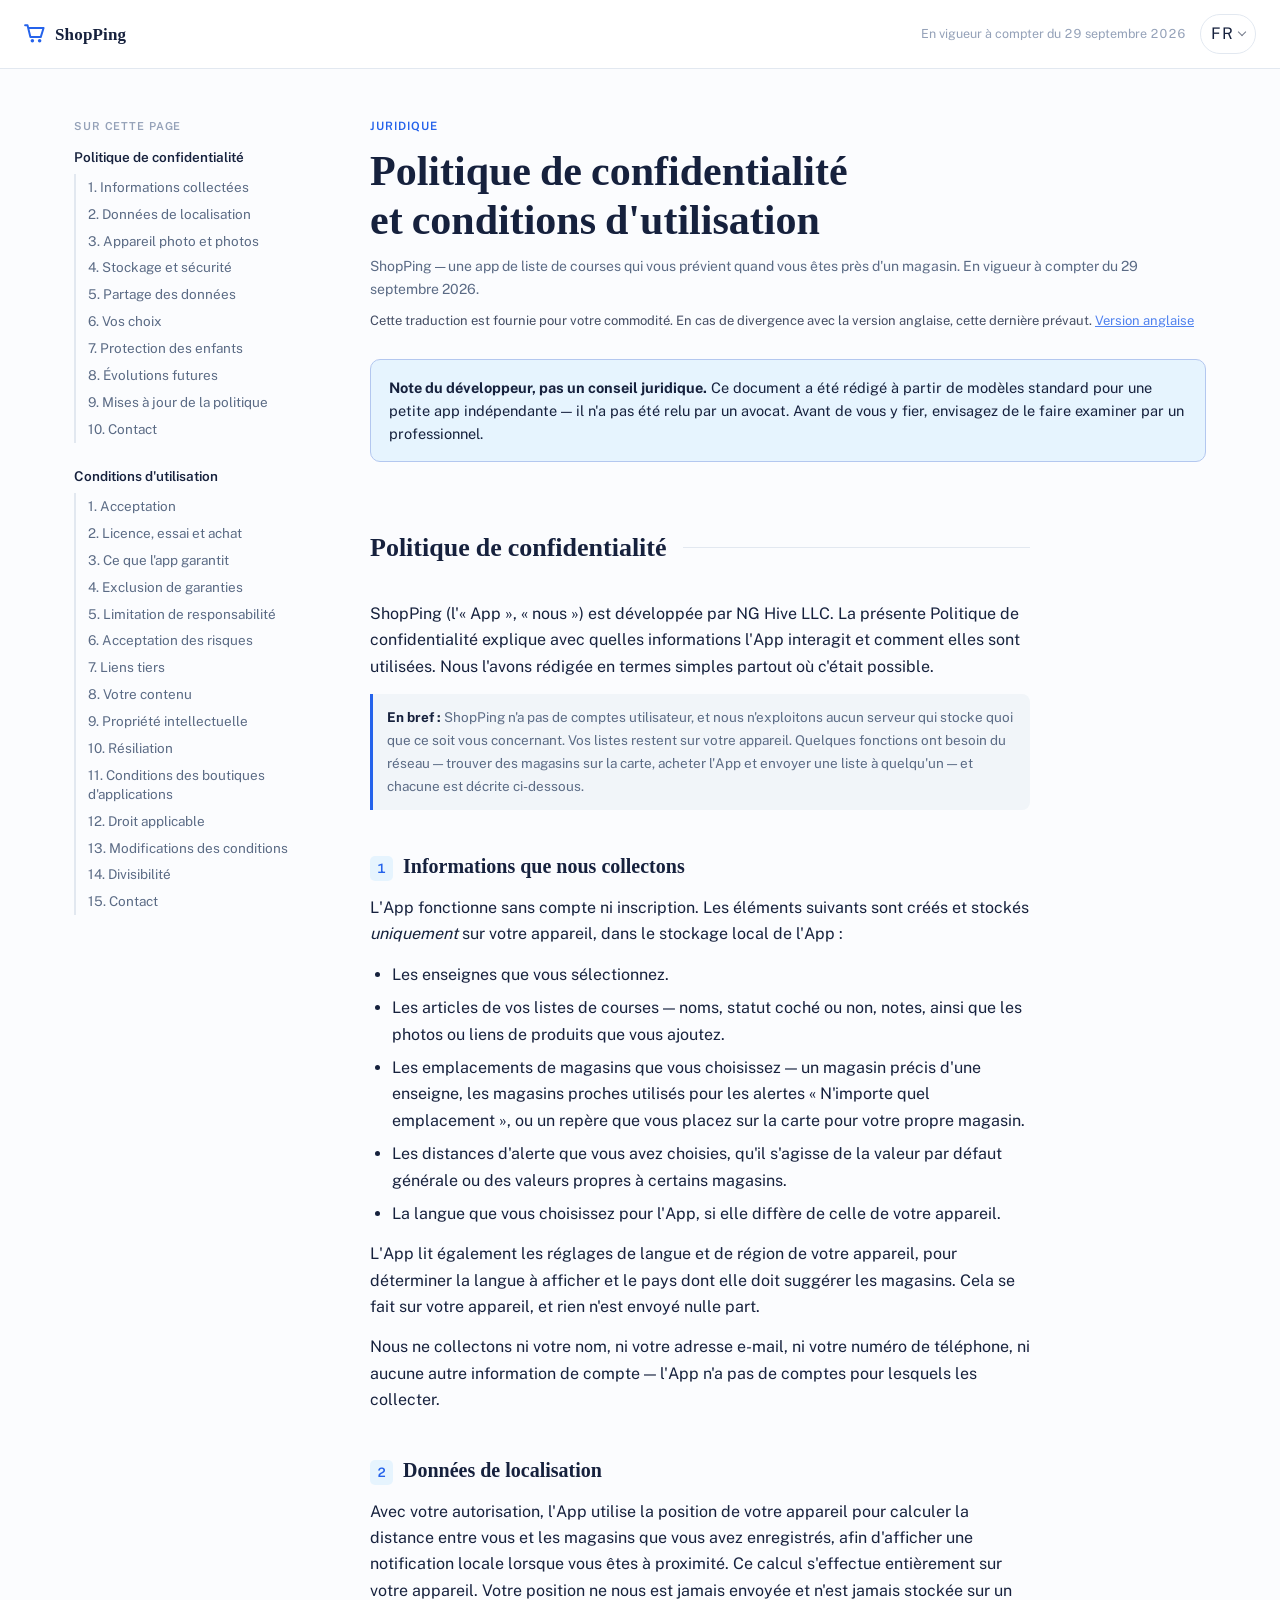
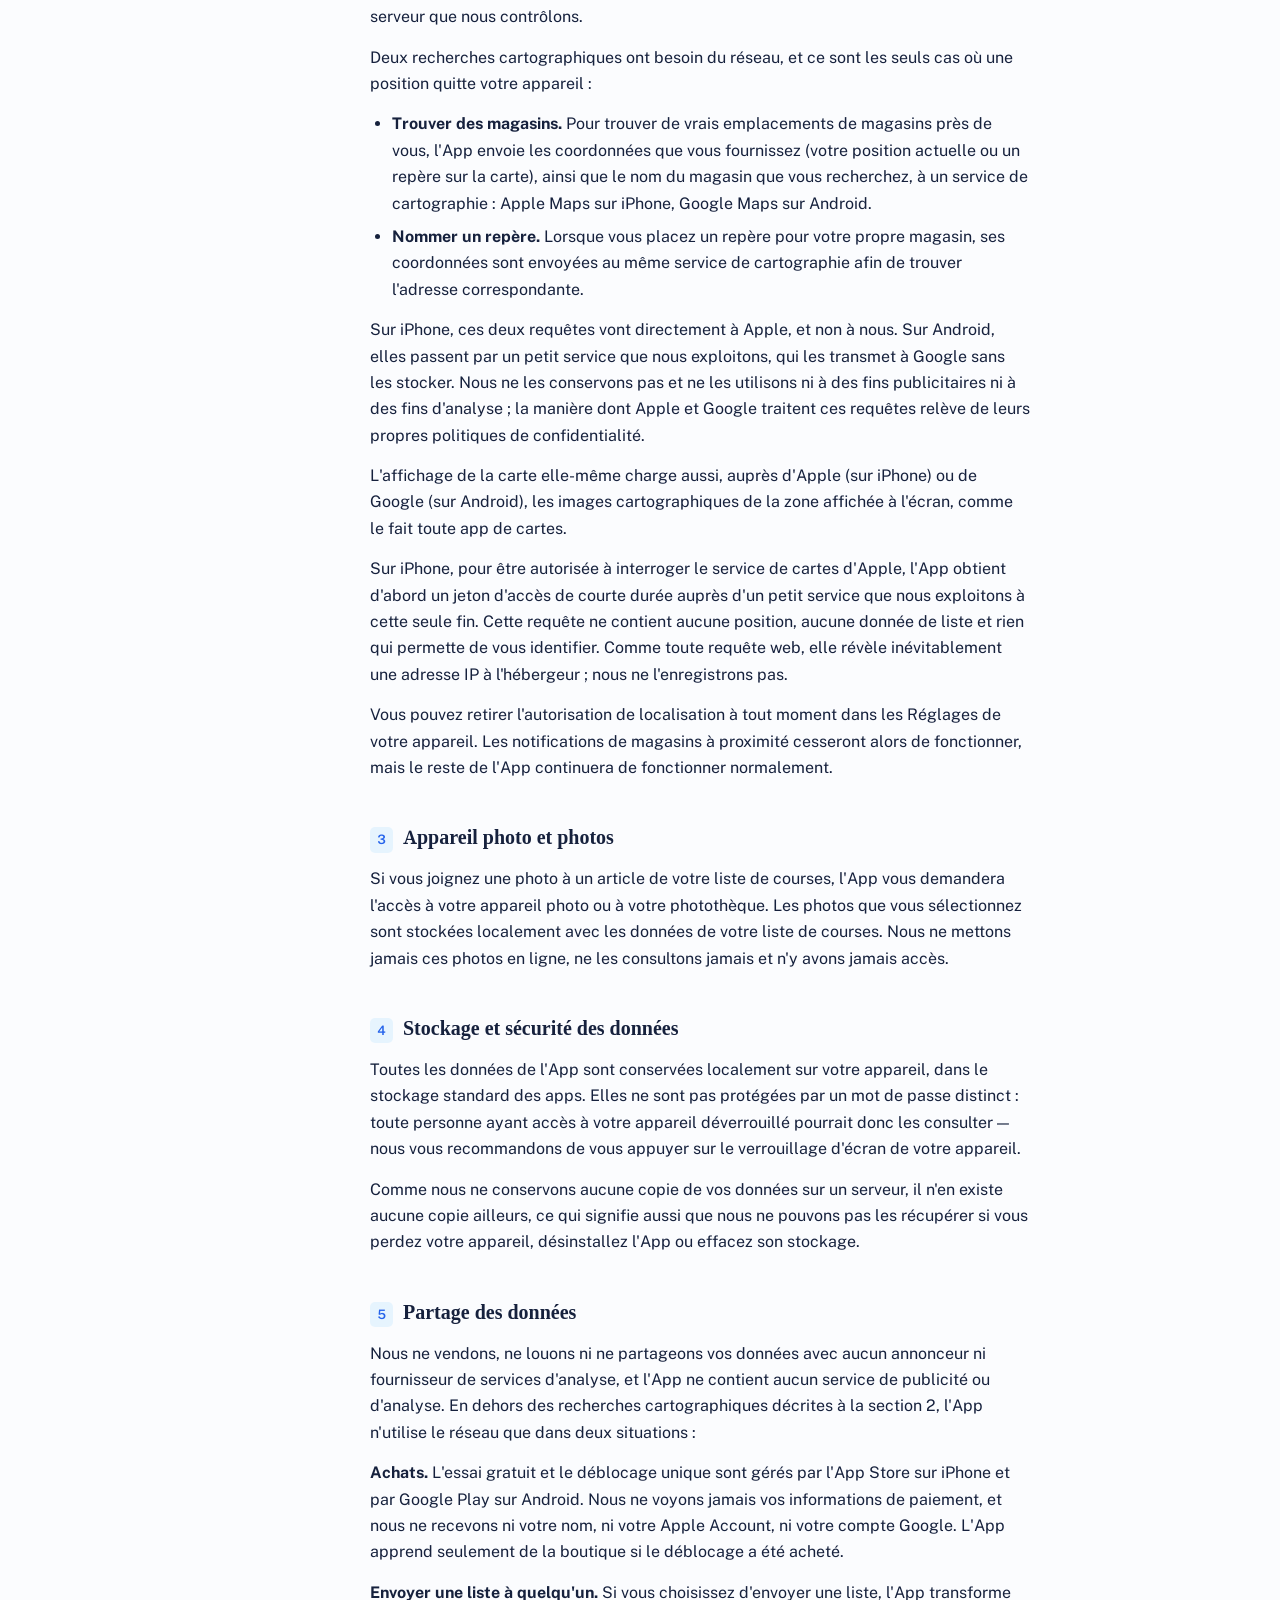
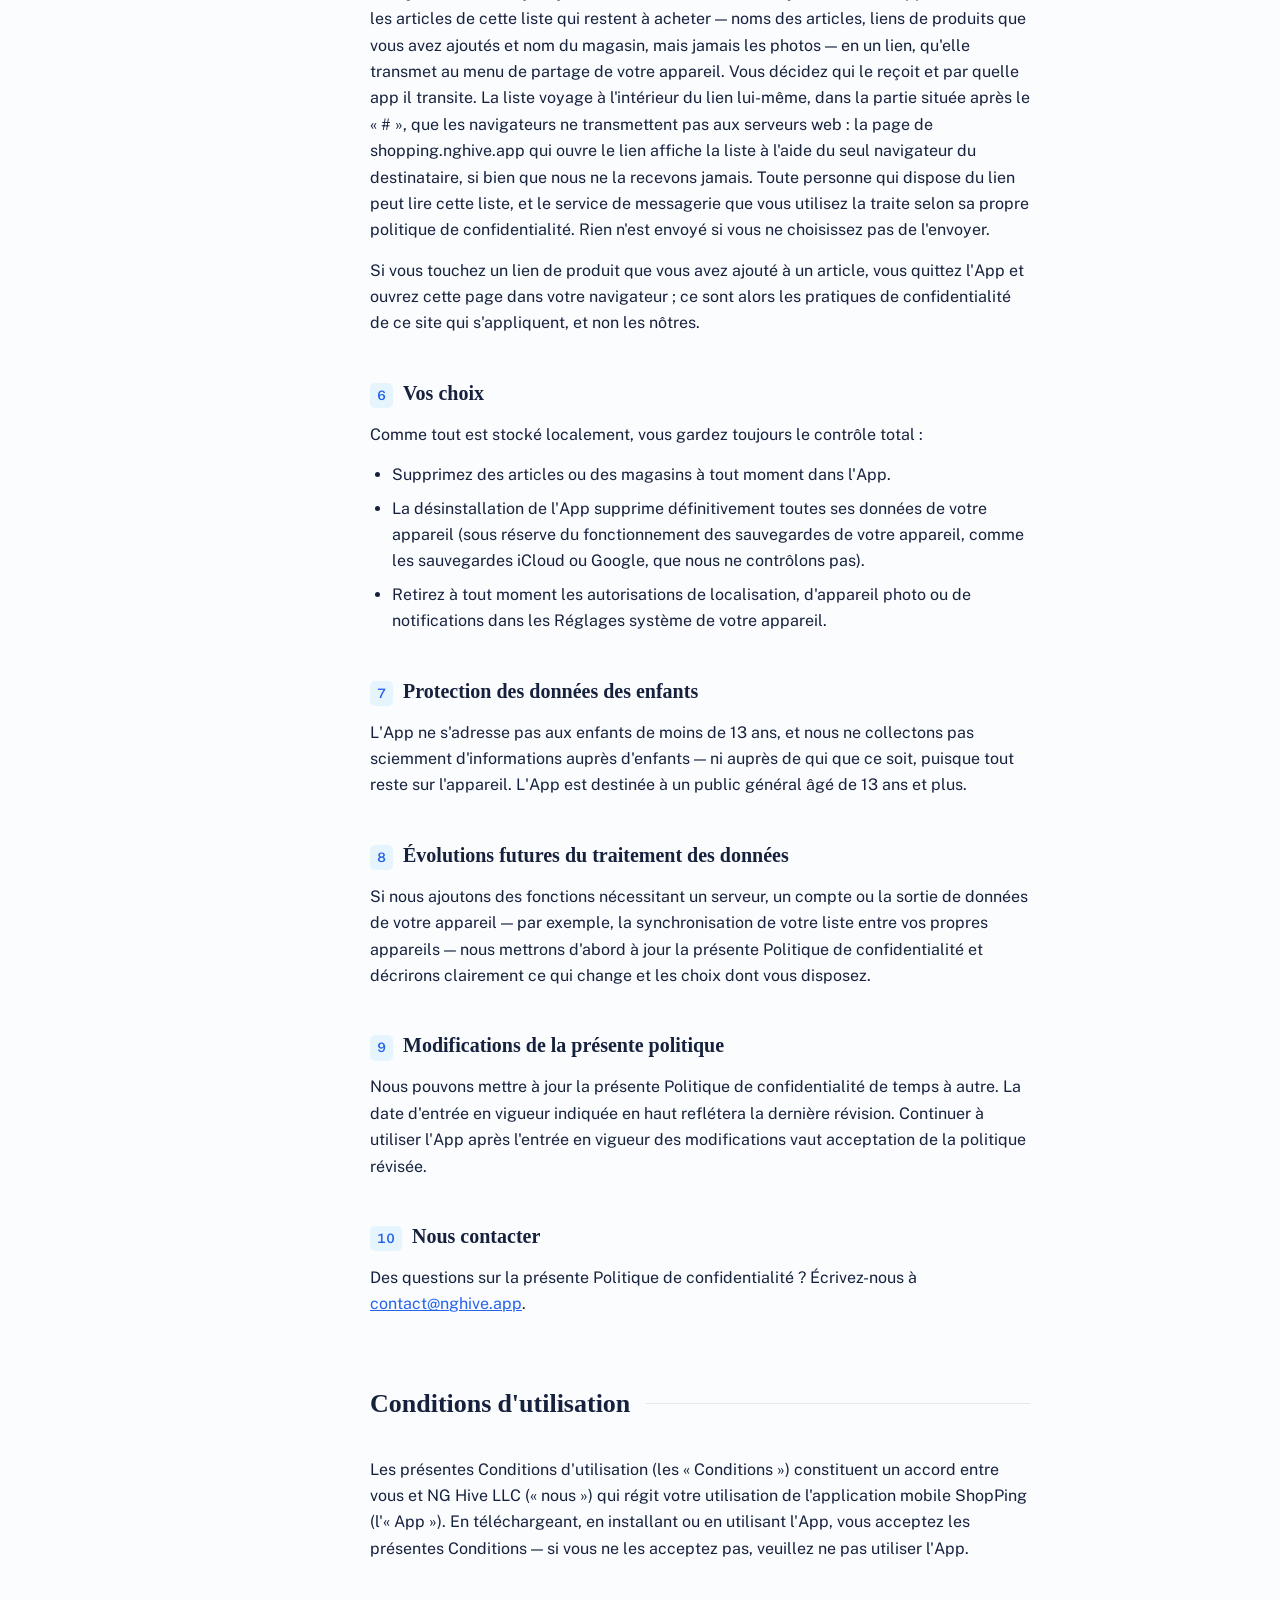
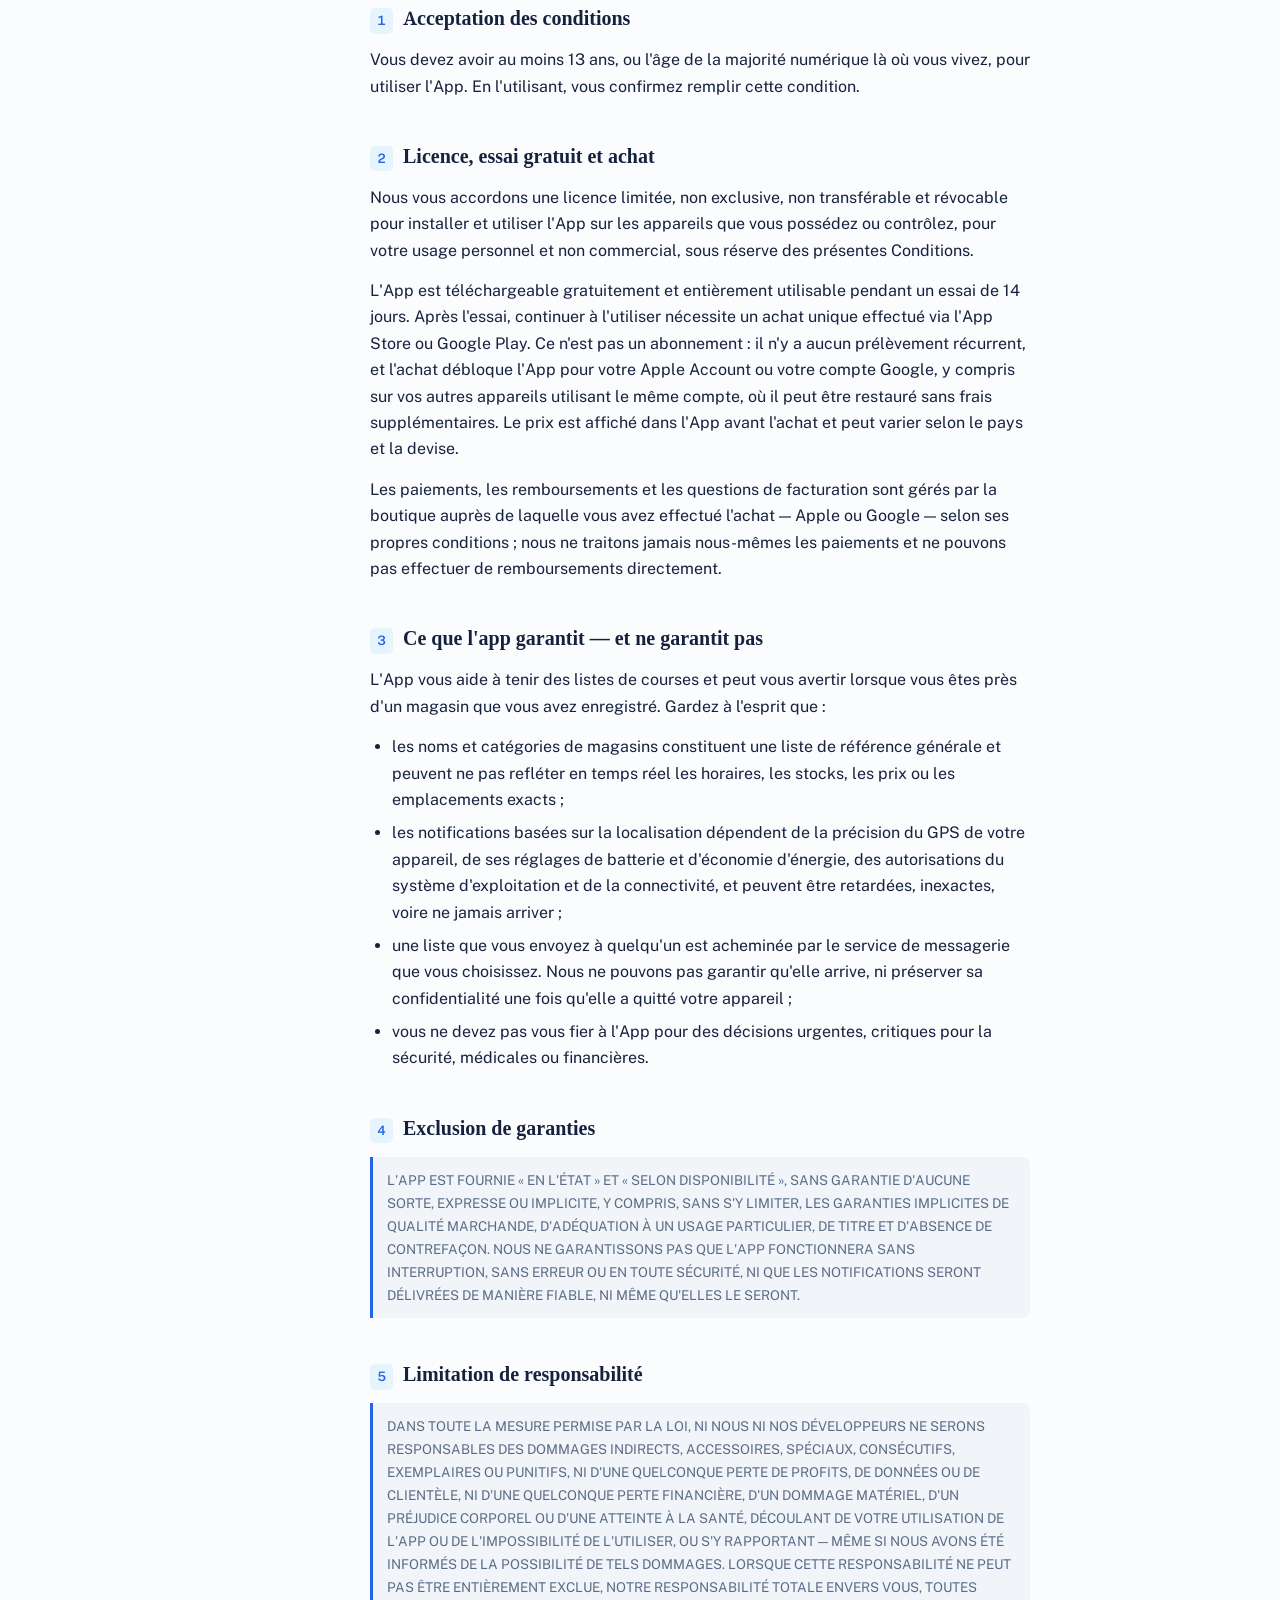
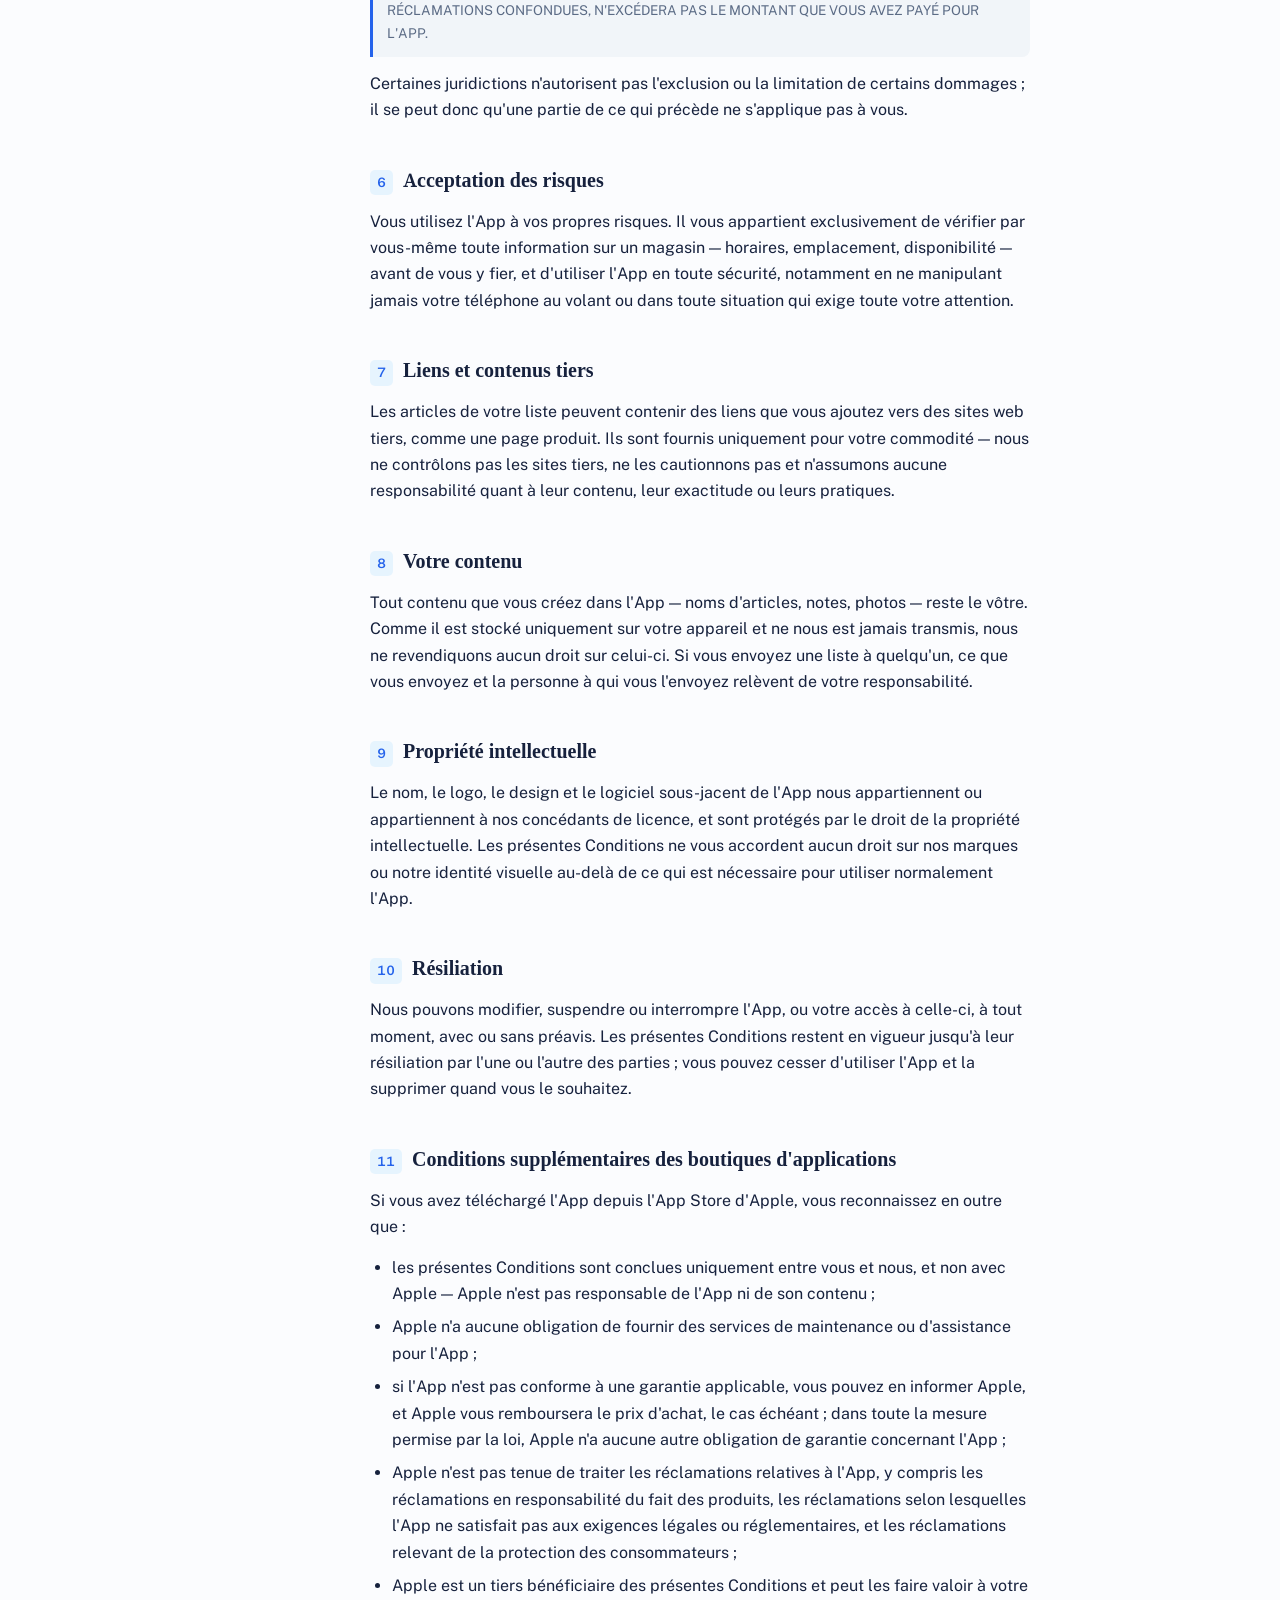
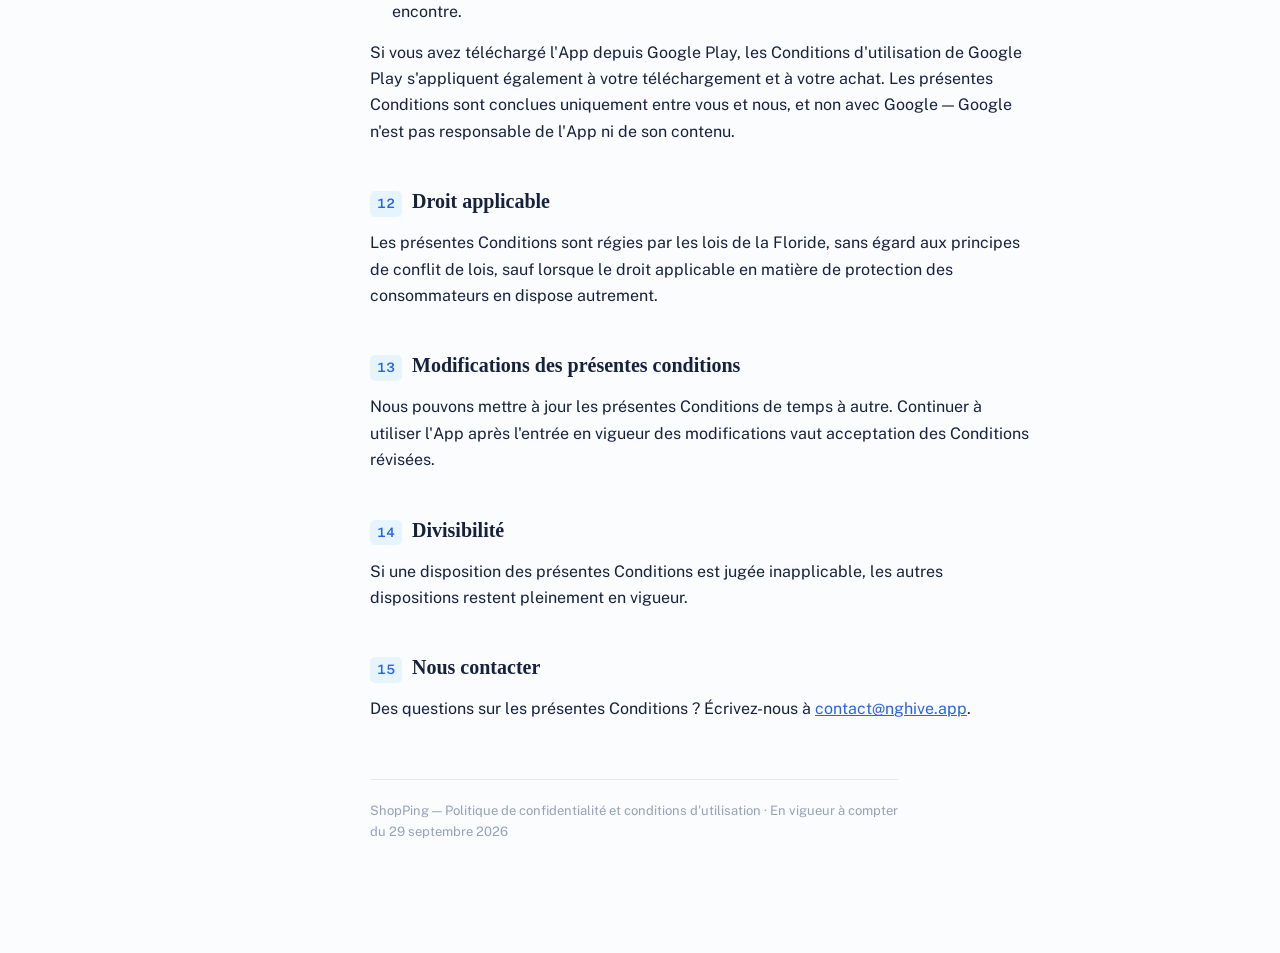
<file: fr/legal.html>
<!doctype html><html lang="fr"><head><meta charset=utf8><meta name=viewport content="width=device-width,initial-scale=1"><style>:root{color-scheme:light}body{margin:0;padding:0;font:14px -apple-system,BlinkMacSystemFont,sans-serif;background:#faf9f5;color:#141413}img{max-width:100%}</style>
<link rel="canonical" href="https://shopping.nghive.app/fr/legal">
<meta property="og:url" content="https://shopping.nghive.app/fr/legal">
<meta property="og:title" content="ShopPing — Politique de confidentialité et conditions d'utilisation">
<meta property="og:image" content="https://nghive.app/assets/header.jpg">
<meta property="og:site_name" content="NG Hive">
<meta property="og:type" content="website">
<meta name="twitter:card" content="summary_large_image">
<link rel="alternate" hreflang="en" href="https://shopping.nghive.app/legal">
<link rel="alternate" hreflang="es" href="https://shopping.nghive.app/es/legal">
<link rel="alternate" hreflang="de" href="https://shopping.nghive.app/de/legal">
<link rel="alternate" hreflang="fr" href="https://shopping.nghive.app/fr/legal">
<link rel="alternate" hreflang="ru" href="https://shopping.nghive.app/ru/legal">
<link rel="alternate" hreflang="pt" href="https://shopping.nghive.app/pt/legal">
<link rel="alternate" hreflang="x-default" href="https://shopping.nghive.app/legal">
<style>
  .translation-note { font-size: 13px; line-height: 1.5; opacity: .8; margin: 10px 0 0; }
  .translation-note a { font-weight: inherit; }
  /* long words on narrow screens */
  @media (max-width: 560px) { .part-divider .part-title { white-space: normal; font-size: 22px; } }
  .part-title, h1, h2 { hyphens: auto; overflow-wrap: break-word; }
  /* language picker */
  .lang-pick { position: relative; flex: none; }
  .lang-pick summary {
    list-style: none; cursor: pointer; user-select: none;
    display: inline-flex; align-items: center; gap: 5px;
    padding: 6px 10px; border: 1px solid var(--border); border-radius: 999px;
    font: 700 12px/1.2 inherit; letter-spacing: .06em; color: var(--ink);
  }
  .lang-pick summary::-webkit-details-marker { display: none; }
  .lang-pick summary::after { content: ""; width: 5px; height: 5px; border: solid currentColor; border-width: 0 1.5px 1.5px 0; transform: translateY(-2px) rotate(45deg); opacity: .6; }
  .lang-pick summary:hover, .lang-pick[open] summary { border-color: var(--accent); }
  .lang-pick ul {
    position: absolute; right: 0; top: calc(100% + 8px); z-index: 60;
    margin: 0; padding: 6px; list-style: none; min-width: 150px;
    background: var(--surface); border: 1px solid var(--border); border-radius: 10px;
    box-shadow: 0 14px 34px rgba(0, 0, 0, .16);
  }
  .lang-pick li { margin: 0; }
  .lang-pick a {
    display: block; padding: 7px 12px; border-radius: calc(10px - 4px);
    color: var(--ink); text-decoration: none; border: 0; font-weight: 500; font-size: 14.5px; letter-spacing: 0; text-transform: none;
  }
  .lang-pick a:hover { background: color-mix(in srgb, var(--accent) 12%, transparent); }
  .lang-pick a[aria-current] { color: var(--accent); font-weight: 700; }
</style>
<script src="../lang.js" defer></script>
</head><body>
<title>ShopPing — Politique de confidentialité et conditions d'utilisation</title>
<style>
  @font-face {
    font-family: 'Source Serif Doc';
    font-weight: 600 700;
    font-style: normal;
    font-display: swap;
    src: url([data-uri]) format('woff2');
  }
  @font-face {
    font-family: 'Public Sans Doc';
    font-weight: 400 700;
    font-style: normal;
    font-display: swap;
    src: url([data-uri]) format('woff2');
  }

  :root {
    --bg: #fbfcfe;
    --surface: #ffffff;
    --ink: #16213d;
    --ink-muted: #5b6b85;
    --ink-faint: #94a1b8;
    --accent: #2563eb;
    --accent-soft: #e6f4fe;
    --border: #e2e8f0;
    --todo-bg: #fff6dc;
    --todo-text: #8a5a00;
    --todo-border: #f0d78c;
    --code-bg: #f1f5f9;

    --serif: 'Source Serif Doc', Georgia, 'Times New Roman', serif;
    --sans: 'Public Sans Doc', -apple-system, BlinkMacSystemFont, 'Segoe UI', Roboto, sans-serif;
  }

  @media (prefers-color-scheme: dark) {
    :root:not([data-theme="light"]) {
      --bg: #0b1220;
      --surface: #121b2e;
      --ink: #e7ecf5;
      --ink-muted: #93a2bf;
      --ink-faint: #5b6b85;
      --accent: #6d9bf3;
      --accent-soft: #16233d;
      --border: #24314d;
      --todo-bg: #2a2210;
      --todo-text: #e6c469;
      --todo-border: #4a3d18;
      --code-bg: #16213a;
    }
  }
  :root[data-theme="dark"] {
    --bg: #0b1220;
    --surface: #121b2e;
    --ink: #e7ecf5;
    --ink-muted: #93a2bf;
    --ink-faint: #5b6b85;
    --accent: #6d9bf3;
    --accent-soft: #16233d;
    --border: #24314d;
    --todo-bg: #2a2210;
    --todo-text: #e6c469;
    --todo-border: #4a3d18;
    --code-bg: #16213a;
  }

  * { box-sizing: border-box; }

  body {
    background: var(--bg);
    color: var(--ink);
    font-family: var(--sans);
    font-size: 16px;
    line-height: 1.65;
    margin: 0;
    -webkit-font-smoothing: antialiased;
  }

  a { color: var(--accent); }
  a:focus-visible, button:focus-visible, [tabindex]:focus-visible {
    outline: 2px solid var(--accent);
    outline-offset: 2px;
    border-radius: 3px;
  }

  .topbar {
    position: sticky;
    top: 0;
    z-index: 10;
    display: flex;
    align-items: center;
    justify-content: space-between;
    gap: 12px;
    padding: 14px 24px;
    background: color-mix(in srgb, var(--surface) 88%, transparent);
    backdrop-filter: blur(10px);
    border-bottom: 1px solid var(--border);
  }
  .brand {
    display: flex;
    align-items: center;
    gap: 9px;
    font-family: var(--serif);
    font-weight: 700;
    font-size: 17px;
    letter-spacing: 0.01em;
    color: var(--ink);
    text-decoration: none;
  }
  .brand svg { flex: none; }
  .topbar-end { display: flex; align-items: center; gap: 14px; }
  .topbar-date {
    font-size: 12.5px;
    color: var(--ink-faint);
    font-variant-numeric: tabular-nums;
  }

  .wrap {
    max-width: 1180px;
    margin: 0 auto;
    padding: 48px 24px 96px;
    display: grid;
    grid-template-columns: 240px minmax(0, 1fr);
    gap: 56px;
    align-items: start;
  }

  .toc {
    position: sticky;
    top: 76px;
    font-size: 13.5px;
  }
  .toc-heading {
    text-transform: uppercase;
    letter-spacing: 0.08em;
    font-size: 11px;
    font-weight: 600;
    color: var(--ink-faint);
    margin: 0 0 10px;
  }
  .toc-group { margin: 0 0 22px; }
  .toc-group-title {
    font-weight: 600;
    color: var(--ink);
    margin-bottom: 6px;
  }
  .toc a {
    display: block;
    padding: 4px 0 4px 12px;
    color: var(--ink-muted);
    text-decoration: none;
    border-left: 2px solid var(--border);
    line-height: 1.4;
  }
  .toc a:hover { color: var(--accent); border-left-color: var(--accent); }

  main { min-width: 0; }

  .doc-header { margin-bottom: 28px; }
  .eyebrow {
    text-transform: uppercase;
    letter-spacing: 0.09em;
    font-size: 11.5px;
    font-weight: 600;
    color: var(--accent);
    margin: 0 0 10px;
  }
  h1.doc-title {
    font-family: var(--serif);
    font-weight: 700;
    font-size: clamp(30px, 4vw, 42px);
    line-height: 1.15;
    margin: 0 0 12px;
    text-wrap: balance;
    color: var(--ink);
  }
  .doc-meta {
    color: var(--ink-muted);
    font-size: 14px;
    margin: 0;
  }

  .callout {
    background: var(--accent-soft);
    border: 1px solid color-mix(in srgb, var(--accent) 25%, var(--border));
    border-radius: 10px;
    padding: 16px 18px;
    margin: 24px 0 40px;
    font-size: 14.5px;
    color: var(--ink);
    line-height: 1.6;
  }
  .callout strong { color: var(--ink); }

  section.doc-section {
    max-width: 66ch;
    margin: 0 0 8px;
    scroll-margin-top: 84px;
  }
  .part-divider {
    display: flex;
    align-items: center;
    gap: 16px;
    margin: 64px 0 32px;
    max-width: 66ch;
  }
  .part-divider:first-of-type { margin-top: 8px; }
  .part-divider .line { flex: 1; height: 1px; background: var(--border); }
  .part-title {
    font-family: var(--serif);
    font-weight: 700;
    font-size: 26px;
    color: var(--ink);
    white-space: nowrap;
  }

  h2.sec-title {
    font-family: var(--serif);
    font-weight: 600;
    font-size: 20px;
    color: var(--ink);
    margin: 40px 0 12px;
    display: flex;
    gap: 10px;
    align-items: baseline;
    text-wrap: balance;
  }
  h2.sec-title .num {
    font-family: var(--sans);
    font-variant-numeric: tabular-nums;
    font-weight: 600;
    font-size: 13px;
    color: var(--accent);
    background: var(--accent-soft);
    border-radius: 5px;
    padding: 2px 7px;
  }

  p { margin: 0 0 14px; color: var(--ink); }
  .doc-section p:last-child { margin-bottom: 0; }
  ul { margin: 0 0 14px; padding-left: 22px; }
  li { margin: 0 0 7px; color: var(--ink); }

  .legal-strong {
    font-size: 13.5px;
    line-height: 1.7;
    color: var(--ink-muted);
    background: var(--code-bg);
    border-left: 3px solid var(--accent);
    padding: 12px 14px;
    border-radius: 0 8px 8px 0;
    margin: 0 0 14px;
  }
  .legal-strong strong { color: var(--ink); }

  .todo {
    background: var(--todo-bg);
    color: var(--todo-text);
    border: 1px dashed var(--todo-border);
    border-radius: 5px;
    padding: 1px 7px;
    font-size: 0.93em;
    font-weight: 600;
    white-space: nowrap;
  }

  .end-mark {
    max-width: 66ch;
    margin-top: 56px;
    padding-top: 20px;
    border-top: 1px solid var(--border);
    color: var(--ink-faint);
    font-size: 13px;
  }

  @media (max-width: 880px) {
    .wrap { grid-template-columns: 1fr; gap: 28px; padding-top: 28px; }
    .toc { position: static; }
    .toc-group { display: inline-block; margin-right: 28px; vertical-align: top; }
  }
</style>

<div class="topbar">
  <a class="brand" href="./">
    <svg width="22" height="22" viewBox="0 0 200 200" fill="none" xmlns="http://www.w3.org/2000/svg" aria-hidden="true">
      <path d="M10,20 L32,20 L58,128 L152,128 L178,46 L46,46" stroke="currentColor" stroke-width="18" stroke-linecap="round" stroke-linejoin="round" style="color:var(--accent)"/>
      <circle cx="76" cy="162" r="16" fill="var(--accent)"/>
      <circle cx="142" cy="162" r="16" fill="var(--accent)"/>
    </svg>
    ShopPing
  </a>
  <div class="topbar-end">
    <span class="topbar-date">En vigueur à compter du 29 septembre 2026</span>
    <details class="lang-pick">
      <summary aria-label="Langue">FR</summary>
      <ul>
        <li><a href="../legal" lang="en" hreflang="en">English</a></li>
        <li><a href="../es/legal" lang="es" hreflang="es">Español</a></li>
        <li><a href="../de/legal" lang="de" hreflang="de">Deutsch</a></li>
        <li><a href="legal" lang="fr" hreflang="fr" aria-current="page">Français</a></li>
        <li><a href="../ru/legal" lang="ru" hreflang="ru">Русский</a></li>
        <li><a href="../pt/legal" lang="pt" hreflang="pt">Português</a></li>
      </ul>
    </details>
  </div>
</div>

<div class="wrap" id="top">
  <nav class="toc" aria-label="Table des matières">
    <p class="toc-heading">Sur cette page</p>
    <div class="toc-group">
      <p class="toc-group-title">Politique de confidentialité</p>
      <a href="#pp-1">1. Informations collectées</a>
      <a href="#pp-2">2. Données de localisation</a>
      <a href="#pp-3">3. Appareil photo et photos</a>
      <a href="#pp-4">4. Stockage et sécurité</a>
      <a href="#pp-5">5. Partage des données</a>
      <a href="#pp-6">6. Vos choix</a>
      <a href="#pp-7">7. Protection des enfants</a>
      <a href="#pp-8">8. Évolutions futures</a>
      <a href="#pp-9">9. Mises à jour de la politique</a>
      <a href="#pp-10">10. Contact</a>
    </div>
    <div class="toc-group">
      <p class="toc-group-title">Conditions d'utilisation</p>
      <a href="#tu-1">1. Acceptation</a>
      <a href="#tu-2">2. Licence, essai et achat</a>
      <a href="#tu-3">3. Ce que l'app garantit</a>
      <a href="#tu-4">4. Exclusion de garanties</a>
      <a href="#tu-5">5. Limitation de responsabilité</a>
      <a href="#tu-6">6. Acceptation des risques</a>
      <a href="#tu-7">7. Liens tiers</a>
      <a href="#tu-8">8. Votre contenu</a>
      <a href="#tu-9">9. Propriété intellectuelle</a>
      <a href="#tu-10">10. Résiliation</a>
      <a href="#tu-11">11. Conditions des boutiques d'applications</a>
      <a href="#tu-12">12. Droit applicable</a>
      <a href="#tu-13">13. Modifications des conditions</a>
      <a href="#tu-14">14. Divisibilité</a>
      <a href="#tu-15">15. Contact</a>
    </div>
  </nav>

  <main>
    <header class="doc-header">
      <p class="eyebrow">Juridique</p>
      <h1 class="doc-title">Politique de confidentialité et conditions d'utilisation</h1>
      <p class="doc-meta">ShopPing — une app de liste de courses qui vous prévient quand vous êtes près d'un magasin. En vigueur à compter du 29 septembre 2026.</p>
      <p class="translation-note">Cette traduction est fournie pour votre commodité. En cas de divergence avec la version anglaise, cette dernière prévaut. <a href="../legal">Version anglaise</a></p>
    </header>

    <div class="callout">
      <strong>Note du développeur, pas un conseil juridique.</strong> Ce document a été rédigé à partir de modèles standard pour une petite app indépendante — il n'a pas été relu par un avocat. Avant de vous y fier, envisagez de le faire examiner par un professionnel.
    </div>

    <div class="part-divider" id="privacy">
      <span class="part-title">Politique de confidentialité</span>
      <span class="line"></span>
    </div>

    <section class="doc-section">
      <p>ShopPing (l'« App », « nous ») est développée par NG Hive LLC. La présente Politique de confidentialité explique avec quelles informations l'App interagit et comment elles sont utilisées. Nous l'avons rédigée en termes simples partout où c'était possible.</p>
      <div class="legal-strong"><strong>En bref :</strong> ShopPing n'a pas de comptes utilisateur, et nous n'exploitons aucun serveur qui stocke quoi que ce soit vous concernant. Vos listes restent sur votre appareil. Quelques fonctions ont besoin du réseau — trouver des magasins sur la carte, acheter l'App et envoyer une liste à quelqu'un — et chacune est décrite ci-dessous.</div>
    </section>

    <section class="doc-section" id="pp-1">
      <h2 class="sec-title"><span class="num">1</span> Informations que nous collectons</h2>
      <p>L'App fonctionne sans compte ni inscription. Les éléments suivants sont créés et stockés <em>uniquement</em> sur votre appareil, dans le stockage local de l'App :</p>
      <ul>
        <li>Les enseignes que vous sélectionnez.</li>
        <li>Les articles de vos listes de courses — noms, statut coché ou non, notes, ainsi que les photos ou liens de produits que vous ajoutez.</li>
        <li>Les emplacements de magasins que vous choisissez — un magasin précis d'une enseigne, les magasins proches utilisés pour les alertes « N'importe quel emplacement », ou un repère que vous placez sur la carte pour votre propre magasin.</li>
        <li>Les distances d'alerte que vous avez choisies, qu'il s'agisse de la valeur par défaut générale ou des valeurs propres à certains magasins.</li>
        <li>La langue que vous choisissez pour l'App, si elle diffère de celle de votre appareil.</li>
      </ul>
      <p>L'App lit également les réglages de langue et de région de votre appareil, pour déterminer la langue à afficher et le pays dont elle doit suggérer les magasins. Cela se fait sur votre appareil, et rien n'est envoyé nulle part.</p>
      <p>Nous ne collectons ni votre nom, ni votre adresse e-mail, ni votre numéro de téléphone, ni aucune autre information de compte — l'App n'a pas de comptes pour lesquels les collecter.</p>
    </section>

    <section class="doc-section" id="pp-2">
      <h2 class="sec-title"><span class="num">2</span> Données de localisation</h2>
      <p>Avec votre autorisation, l'App utilise la position de votre appareil pour calculer la distance entre vous et les magasins que vous avez enregistrés, afin d'afficher une notification locale lorsque vous êtes à proximité. Ce calcul s'effectue entièrement sur votre appareil. Votre position ne nous est jamais envoyée et n'est jamais stockée sur un serveur que nous contrôlons.</p>
      <p>Deux recherches cartographiques ont besoin du réseau, et ce sont les seuls cas où une position quitte votre appareil :</p>
      <ul>
        <li><strong>Trouver des magasins.</strong> Pour trouver de vrais emplacements de magasins près de vous, l'App envoie les coordonnées que vous fournissez (votre position actuelle ou un repère sur la carte), ainsi que le nom du magasin que vous recherchez, à un service de cartographie : Apple Maps sur iPhone, Google Maps sur Android.</li>
        <li><strong>Nommer un repère.</strong> Lorsque vous placez un repère pour votre propre magasin, ses coordonnées sont envoyées au même service de cartographie afin de trouver l'adresse correspondante.</li>
      </ul>
      <p>Sur iPhone, ces deux requêtes vont directement à Apple, et non à nous. Sur Android, elles passent par un petit service que nous exploitons, qui les transmet à Google sans les stocker. Nous ne les conservons pas et ne les utilisons ni à des fins publicitaires ni à des fins d'analyse ; la manière dont Apple et Google traitent ces requêtes relève de leurs propres politiques de confidentialité.</p>
      <p>L'affichage de la carte elle-même charge aussi, auprès d'Apple (sur iPhone) ou de Google (sur Android), les images cartographiques de la zone affichée à l'écran, comme le fait toute app de cartes.</p>
      <p>Sur iPhone, pour être autorisée à interroger le service de cartes d'Apple, l'App obtient d'abord un jeton d'accès de courte durée auprès d'un petit service que nous exploitons à cette seule fin. Cette requête ne contient aucune position, aucune donnée de liste et rien qui permette de vous identifier. Comme toute requête web, elle révèle inévitablement une adresse IP à l'hébergeur ; nous ne l'enregistrons pas.</p>
      <p>Vous pouvez retirer l'autorisation de localisation à tout moment dans les Réglages de votre appareil. Les notifications de magasins à proximité cesseront alors de fonctionner, mais le reste de l'App continuera de fonctionner normalement.</p>
    </section>

    <section class="doc-section" id="pp-3">
      <h2 class="sec-title"><span class="num">3</span> Appareil photo et photos</h2>
      <p>Si vous joignez une photo à un article de votre liste de courses, l'App vous demandera l'accès à votre appareil photo ou à votre photothèque. Les photos que vous sélectionnez sont stockées localement avec les données de votre liste de courses. Nous ne mettons jamais ces photos en ligne, ne les consultons jamais et n'y avons jamais accès.</p>
    </section>

    <section class="doc-section" id="pp-4">
      <h2 class="sec-title"><span class="num">4</span> Stockage et sécurité des données</h2>
      <p>Toutes les données de l'App sont conservées localement sur votre appareil, dans le stockage standard des apps. Elles ne sont pas protégées par un mot de passe distinct : toute personne ayant accès à votre appareil déverrouillé pourrait donc les consulter — nous vous recommandons de vous appuyer sur le verrouillage d'écran de votre appareil.</p>
      <p>Comme nous ne conservons aucune copie de vos données sur un serveur, il n'en existe aucune copie ailleurs, ce qui signifie aussi que nous ne pouvons pas les récupérer si vous perdez votre appareil, désinstallez l'App ou effacez son stockage.</p>
    </section>

    <section class="doc-section" id="pp-5">
      <h2 class="sec-title"><span class="num">5</span> Partage des données</h2>
      <p>Nous ne vendons, ne louons ni ne partageons vos données avec aucun annonceur ni fournisseur de services d'analyse, et l'App ne contient aucun service de publicité ou d'analyse. En dehors des recherches cartographiques décrites à la section 2, l'App n'utilise le réseau que dans deux situations :</p>
      <p><strong>Achats.</strong> L'essai gratuit et le déblocage unique sont gérés par l'App Store sur iPhone et par Google Play sur Android. Nous ne voyons jamais vos informations de paiement, et nous ne recevons ni votre nom, ni votre Apple Account, ni votre compte Google. L'App apprend seulement de la boutique si le déblocage a été acheté.</p>
      <p><strong>Envoyer une liste à quelqu'un.</strong> Si vous choisissez d'envoyer une liste, l'App transforme les articles de cette liste qui restent à acheter — noms des articles, liens de produits que vous avez ajoutés et nom du magasin, mais jamais les photos — en un lien, qu'elle transmet au menu de partage de votre appareil. Vous décidez qui le reçoit et par quelle app il transite. La liste voyage à l'intérieur du lien lui-même, dans la partie située après le « # », que les navigateurs ne transmettent pas aux serveurs web : la page de shopping.nghive.app qui ouvre le lien affiche la liste à l'aide du seul navigateur du destinataire, si bien que nous ne la recevons jamais. Toute personne qui dispose du lien peut lire cette liste, et le service de messagerie que vous utilisez la traite selon sa propre politique de confidentialité. Rien n'est envoyé si vous ne choisissez pas de l'envoyer.</p>
      <p>Si vous touchez un lien de produit que vous avez ajouté à un article, vous quittez l'App et ouvrez cette page dans votre navigateur ; ce sont alors les pratiques de confidentialité de ce site qui s'appliquent, et non les nôtres.</p>
    </section>

    <section class="doc-section" id="pp-6">
      <h2 class="sec-title"><span class="num">6</span> Vos choix</h2>
      <p>Comme tout est stocké localement, vous gardez toujours le contrôle total :</p>
      <ul>
        <li>Supprimez des articles ou des magasins à tout moment dans l'App.</li>
        <li>La désinstallation de l'App supprime définitivement toutes ses données de votre appareil (sous réserve du fonctionnement des sauvegardes de votre appareil, comme les sauvegardes iCloud ou Google, que nous ne contrôlons pas).</li>
        <li>Retirez à tout moment les autorisations de localisation, d'appareil photo ou de notifications dans les Réglages système de votre appareil.</li>
      </ul>
    </section>

    <section class="doc-section" id="pp-7">
      <h2 class="sec-title"><span class="num">7</span> Protection des données des enfants</h2>
      <p>L'App ne s'adresse pas aux enfants de moins de 13 ans, et nous ne collectons pas sciemment d'informations auprès d'enfants — ni auprès de qui que ce soit, puisque tout reste sur l'appareil. L'App est destinée à un public général âgé de 13 ans et plus.</p>
    </section>

    <section class="doc-section" id="pp-8">
      <h2 class="sec-title"><span class="num">8</span> Évolutions futures du traitement des données</h2>
      <p>Si nous ajoutons des fonctions nécessitant un serveur, un compte ou la sortie de données de votre appareil — par exemple, la synchronisation de votre liste entre vos propres appareils — nous mettrons d'abord à jour la présente Politique de confidentialité et décrirons clairement ce qui change et les choix dont vous disposez.</p>
    </section>

    <section class="doc-section" id="pp-9">
      <h2 class="sec-title"><span class="num">9</span> Modifications de la présente politique</h2>
      <p>Nous pouvons mettre à jour la présente Politique de confidentialité de temps à autre. La date d'entrée en vigueur indiquée en haut reflétera la dernière révision. Continuer à utiliser l'App après l'entrée en vigueur des modifications vaut acceptation de la politique révisée.</p>
    </section>

    <section class="doc-section" id="pp-10">
      <h2 class="sec-title"><span class="num">10</span> Nous contacter</h2>
      <p>Des questions sur la présente Politique de confidentialité ? Écrivez-nous à <a href="mailto:contact@nghive.app">contact@nghive.app</a>.</p>
    </section>

    <div class="part-divider" id="terms">
      <span class="part-title">Conditions d'utilisation</span>
      <span class="line"></span>
    </div>

    <section class="doc-section">
      <p>Les présentes Conditions d'utilisation (les « Conditions ») constituent un accord entre vous et NG Hive LLC (« nous ») qui régit votre utilisation de l'application mobile ShopPing (l'« App »). En téléchargeant, en installant ou en utilisant l'App, vous acceptez les présentes Conditions — si vous ne les acceptez pas, veuillez ne pas utiliser l'App.</p>
    </section>

    <section class="doc-section" id="tu-1">
      <h2 class="sec-title"><span class="num">1</span> Acceptation des conditions</h2>
      <p>Vous devez avoir au moins 13 ans, ou l'âge de la majorité numérique là où vous vivez, pour utiliser l'App. En l'utilisant, vous confirmez remplir cette condition.</p>
    </section>

    <section class="doc-section" id="tu-2">
      <h2 class="sec-title"><span class="num">2</span> Licence, essai gratuit et achat</h2>
      <p>Nous vous accordons une licence limitée, non exclusive, non transférable et révocable pour installer et utiliser l'App sur les appareils que vous possédez ou contrôlez, pour votre usage personnel et non commercial, sous réserve des présentes Conditions.</p>
      <p>L'App est téléchargeable gratuitement et entièrement utilisable pendant un essai de 14 jours. Après l'essai, continuer à l'utiliser nécessite un achat unique effectué via l'App Store ou Google Play. Ce n'est pas un abonnement : il n'y a aucun prélèvement récurrent, et l'achat débloque l'App pour votre Apple Account ou votre compte Google, y compris sur vos autres appareils utilisant le même compte, où il peut être restauré sans frais supplémentaires. Le prix est affiché dans l'App avant l'achat et peut varier selon le pays et la devise.</p>
      <p>Les paiements, les remboursements et les questions de facturation sont gérés par la boutique auprès de laquelle vous avez effectué l'achat — Apple ou Google — selon ses propres conditions ; nous ne traitons jamais nous-mêmes les paiements et ne pouvons pas effectuer de remboursements directement.</p>
    </section>

    <section class="doc-section" id="tu-3">
      <h2 class="sec-title"><span class="num">3</span> Ce que l'app garantit — et ne garantit pas</h2>
      <p>L'App vous aide à tenir des listes de courses et peut vous avertir lorsque vous êtes près d'un magasin que vous avez enregistré. Gardez à l'esprit que :</p>
      <ul>
        <li>les noms et catégories de magasins constituent une liste de référence générale et peuvent ne pas refléter en temps réel les horaires, les stocks, les prix ou les emplacements exacts ;</li>
        <li>les notifications basées sur la localisation dépendent de la précision du GPS de votre appareil, de ses réglages de batterie et d'économie d'énergie, des autorisations du système d'exploitation et de la connectivité, et peuvent être retardées, inexactes, voire ne jamais arriver ;</li>
        <li>une liste que vous envoyez à quelqu'un est acheminée par le service de messagerie que vous choisissez. Nous ne pouvons pas garantir qu'elle arrive, ni préserver sa confidentialité une fois qu'elle a quitté votre appareil ;</li>
        <li>vous ne devez pas vous fier à l'App pour des décisions urgentes, critiques pour la sécurité, médicales ou financières.</li>
      </ul>
    </section>

    <section class="doc-section" id="tu-4">
      <h2 class="sec-title"><span class="num">4</span> Exclusion de garanties</h2>
      <div class="legal-strong">L'APP EST FOURNIE « EN L'ÉTAT » ET « SELON DISPONIBILITÉ », SANS GARANTIE D'AUCUNE SORTE, EXPRESSE OU IMPLICITE, Y COMPRIS, SANS S'Y LIMITER, LES GARANTIES IMPLICITES DE QUALITÉ MARCHANDE, D'ADÉQUATION À UN USAGE PARTICULIER, DE TITRE ET D'ABSENCE DE CONTREFAÇON. NOUS NE GARANTISSONS PAS QUE L'APP FONCTIONNERA SANS INTERRUPTION, SANS ERREUR OU EN TOUTE SÉCURITÉ, NI QUE LES NOTIFICATIONS SERONT DÉLIVRÉES DE MANIÈRE FIABLE, NI MÊME QU'ELLES LE SERONT.</div>
    </section>

    <section class="doc-section" id="tu-5">
      <h2 class="sec-title"><span class="num">5</span> Limitation de responsabilité</h2>
      <div class="legal-strong">DANS TOUTE LA MESURE PERMISE PAR LA LOI, NI NOUS NI NOS DÉVELOPPEURS NE SERONS RESPONSABLES DES DOMMAGES INDIRECTS, ACCESSOIRES, SPÉCIAUX, CONSÉCUTIFS, EXEMPLAIRES OU PUNITIFS, NI D'UNE QUELCONQUE PERTE DE PROFITS, DE DONNÉES OU DE CLIENTÈLE, NI D'UNE QUELCONQUE PERTE FINANCIÈRE, D'UN DOMMAGE MATÉRIEL, D'UN PRÉJUDICE CORPOREL OU D'UNE ATTEINTE À LA SANTÉ, DÉCOULANT DE VOTRE UTILISATION DE L'APP OU DE L'IMPOSSIBILITÉ DE L'UTILISER, OU S'Y RAPPORTANT — MÊME SI NOUS AVONS ÉTÉ INFORMÉS DE LA POSSIBILITÉ DE TELS DOMMAGES. LORSQUE CETTE RESPONSABILITÉ NE PEUT PAS ÊTRE ENTIÈREMENT EXCLUE, NOTRE RESPONSABILITÉ TOTALE ENVERS VOUS, TOUTES RÉCLAMATIONS CONFONDUES, N'EXCÉDERA PAS LE MONTANT QUE VOUS AVEZ PAYÉ POUR L'APP.</div>
      <p>Certaines juridictions n'autorisent pas l'exclusion ou la limitation de certains dommages ; il se peut donc qu'une partie de ce qui précède ne s'applique pas à vous.</p>
    </section>

    <section class="doc-section" id="tu-6">
      <h2 class="sec-title"><span class="num">6</span> Acceptation des risques</h2>
      <p>Vous utilisez l'App à vos propres risques. Il vous appartient exclusivement de vérifier par vous-même toute information sur un magasin — horaires, emplacement, disponibilité — avant de vous y fier, et d'utiliser l'App en toute sécurité, notamment en ne manipulant jamais votre téléphone au volant ou dans toute situation qui exige toute votre attention.</p>
    </section>

    <section class="doc-section" id="tu-7">
      <h2 class="sec-title"><span class="num">7</span> Liens et contenus tiers</h2>
      <p>Les articles de votre liste peuvent contenir des liens que vous ajoutez vers des sites web tiers, comme une page produit. Ils sont fournis uniquement pour votre commodité — nous ne contrôlons pas les sites tiers, ne les cautionnons pas et n'assumons aucune responsabilité quant à leur contenu, leur exactitude ou leurs pratiques.</p>
    </section>

    <section class="doc-section" id="tu-8">
      <h2 class="sec-title"><span class="num">8</span> Votre contenu</h2>
      <p>Tout contenu que vous créez dans l'App — noms d'articles, notes, photos — reste le vôtre. Comme il est stocké uniquement sur votre appareil et ne nous est jamais transmis, nous ne revendiquons aucun droit sur celui-ci. Si vous envoyez une liste à quelqu'un, ce que vous envoyez et la personne à qui vous l'envoyez relèvent de votre responsabilité.</p>
    </section>

    <section class="doc-section" id="tu-9">
      <h2 class="sec-title"><span class="num">9</span> Propriété intellectuelle</h2>
      <p>Le nom, le logo, le design et le logiciel sous-jacent de l'App nous appartiennent ou appartiennent à nos concédants de licence, et sont protégés par le droit de la propriété intellectuelle. Les présentes Conditions ne vous accordent aucun droit sur nos marques ou notre identité visuelle au-delà de ce qui est nécessaire pour utiliser normalement l'App.</p>
    </section>

    <section class="doc-section" id="tu-10">
      <h2 class="sec-title"><span class="num">10</span> Résiliation</h2>
      <p>Nous pouvons modifier, suspendre ou interrompre l'App, ou votre accès à celle-ci, à tout moment, avec ou sans préavis. Les présentes Conditions restent en vigueur jusqu'à leur résiliation par l'une ou l'autre des parties ; vous pouvez cesser d'utiliser l'App et la supprimer quand vous le souhaitez.</p>
    </section>

    <section class="doc-section" id="tu-11">
      <h2 class="sec-title"><span class="num">11</span> Conditions supplémentaires des boutiques d'applications</h2>
      <p>Si vous avez téléchargé l'App depuis l'App Store d'Apple, vous reconnaissez en outre que :</p>
      <ul>
        <li>les présentes Conditions sont conclues uniquement entre vous et nous, et non avec Apple — Apple n'est pas responsable de l'App ni de son contenu ;</li>
        <li>Apple n'a aucune obligation de fournir des services de maintenance ou d'assistance pour l'App ;</li>
        <li>si l'App n'est pas conforme à une garantie applicable, vous pouvez en informer Apple, et Apple vous remboursera le prix d'achat, le cas échéant ; dans toute la mesure permise par la loi, Apple n'a aucune autre obligation de garantie concernant l'App ;</li>
        <li>Apple n'est pas tenue de traiter les réclamations relatives à l'App, y compris les réclamations en responsabilité du fait des produits, les réclamations selon lesquelles l'App ne satisfait pas aux exigences légales ou réglementaires, et les réclamations relevant de la protection des consommateurs ;</li>
        <li>Apple est un tiers bénéficiaire des présentes Conditions et peut les faire valoir à votre encontre.</li>
      </ul>
      <p>Si vous avez téléchargé l'App depuis Google Play, les Conditions d'utilisation de Google Play s'appliquent également à votre téléchargement et à votre achat. Les présentes Conditions sont conclues uniquement entre vous et nous, et non avec Google — Google n'est pas responsable de l'App ni de son contenu.</p>
    </section>

    <section class="doc-section" id="tu-12">
      <h2 class="sec-title"><span class="num">12</span> Droit applicable</h2>
      <p>Les présentes Conditions sont régies par les lois de la Floride, sans égard aux principes de conflit de lois, sauf lorsque le droit applicable en matière de protection des consommateurs en dispose autrement.</p>
    </section>

    <section class="doc-section" id="tu-13">
      <h2 class="sec-title"><span class="num">13</span> Modifications des présentes conditions</h2>
      <p>Nous pouvons mettre à jour les présentes Conditions de temps à autre. Continuer à utiliser l'App après l'entrée en vigueur des modifications vaut acceptation des Conditions révisées.</p>
    </section>

    <section class="doc-section" id="tu-14">
      <h2 class="sec-title"><span class="num">14</span> Divisibilité</h2>
      <p>Si une disposition des présentes Conditions est jugée inapplicable, les autres dispositions restent pleinement en vigueur.</p>
    </section>

    <section class="doc-section" id="tu-15">
      <h2 class="sec-title"><span class="num">15</span> Nous contacter</h2>
      <p>Des questions sur les présentes Conditions ? Écrivez-nous à <a href="mailto:contact@nghive.app">contact@nghive.app</a>.</p>
    </section>

    <p class="end-mark">ShopPing — Politique de confidentialité et conditions d'utilisation · En vigueur à compter du 29 septembre 2026</p>
  </main>
</div>

</body></html>
</file>
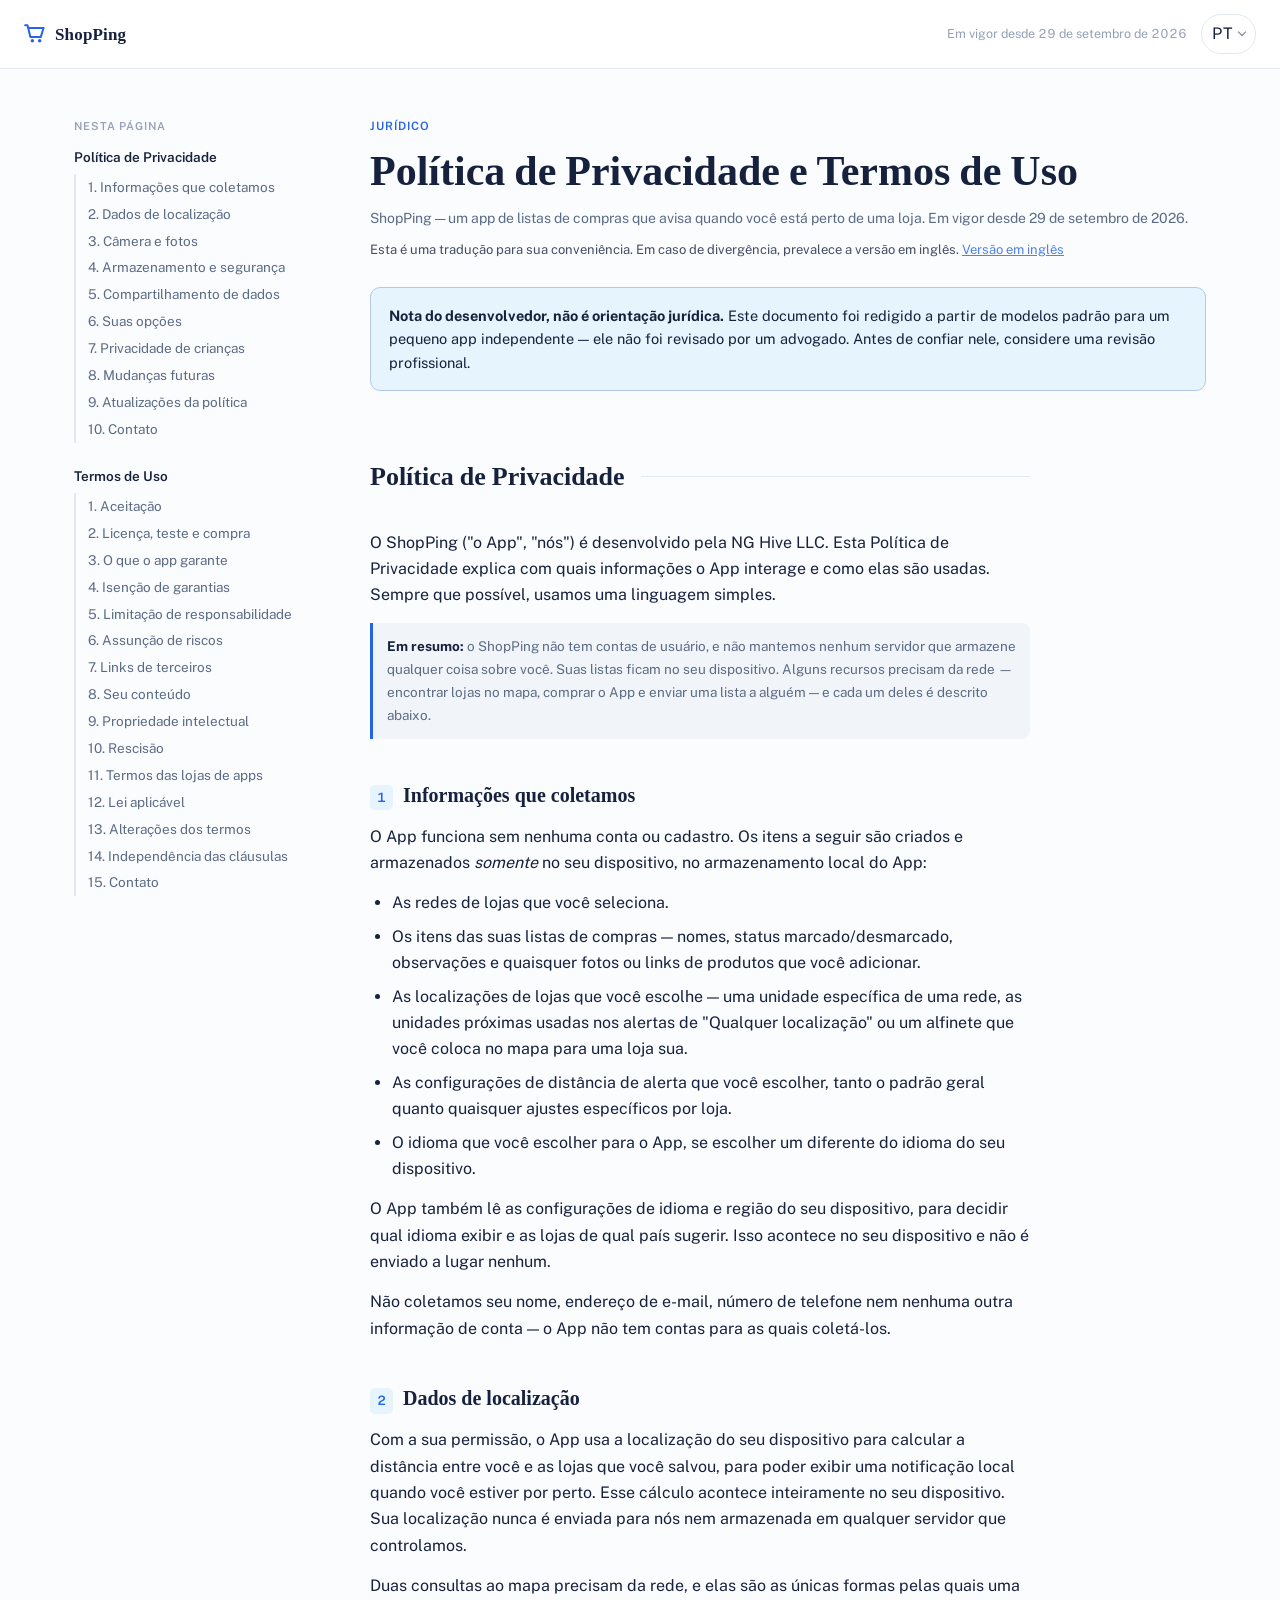
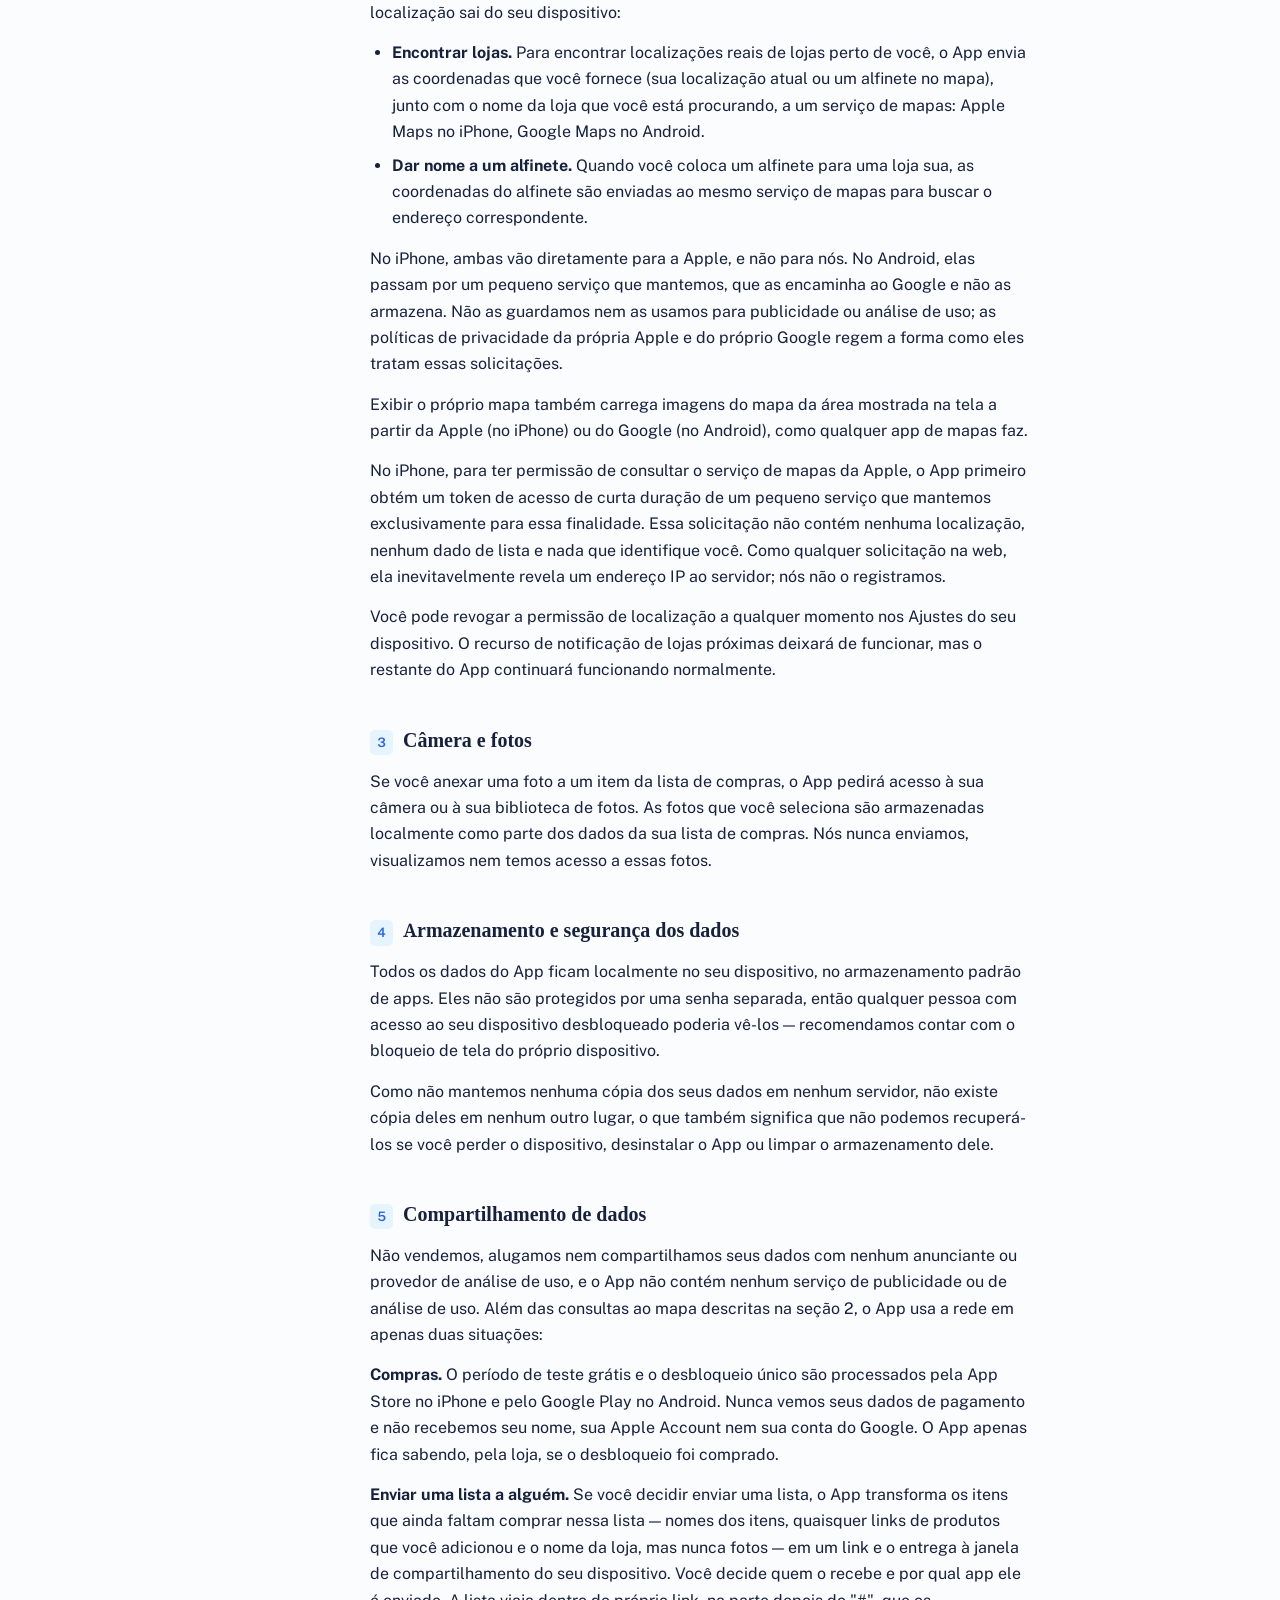
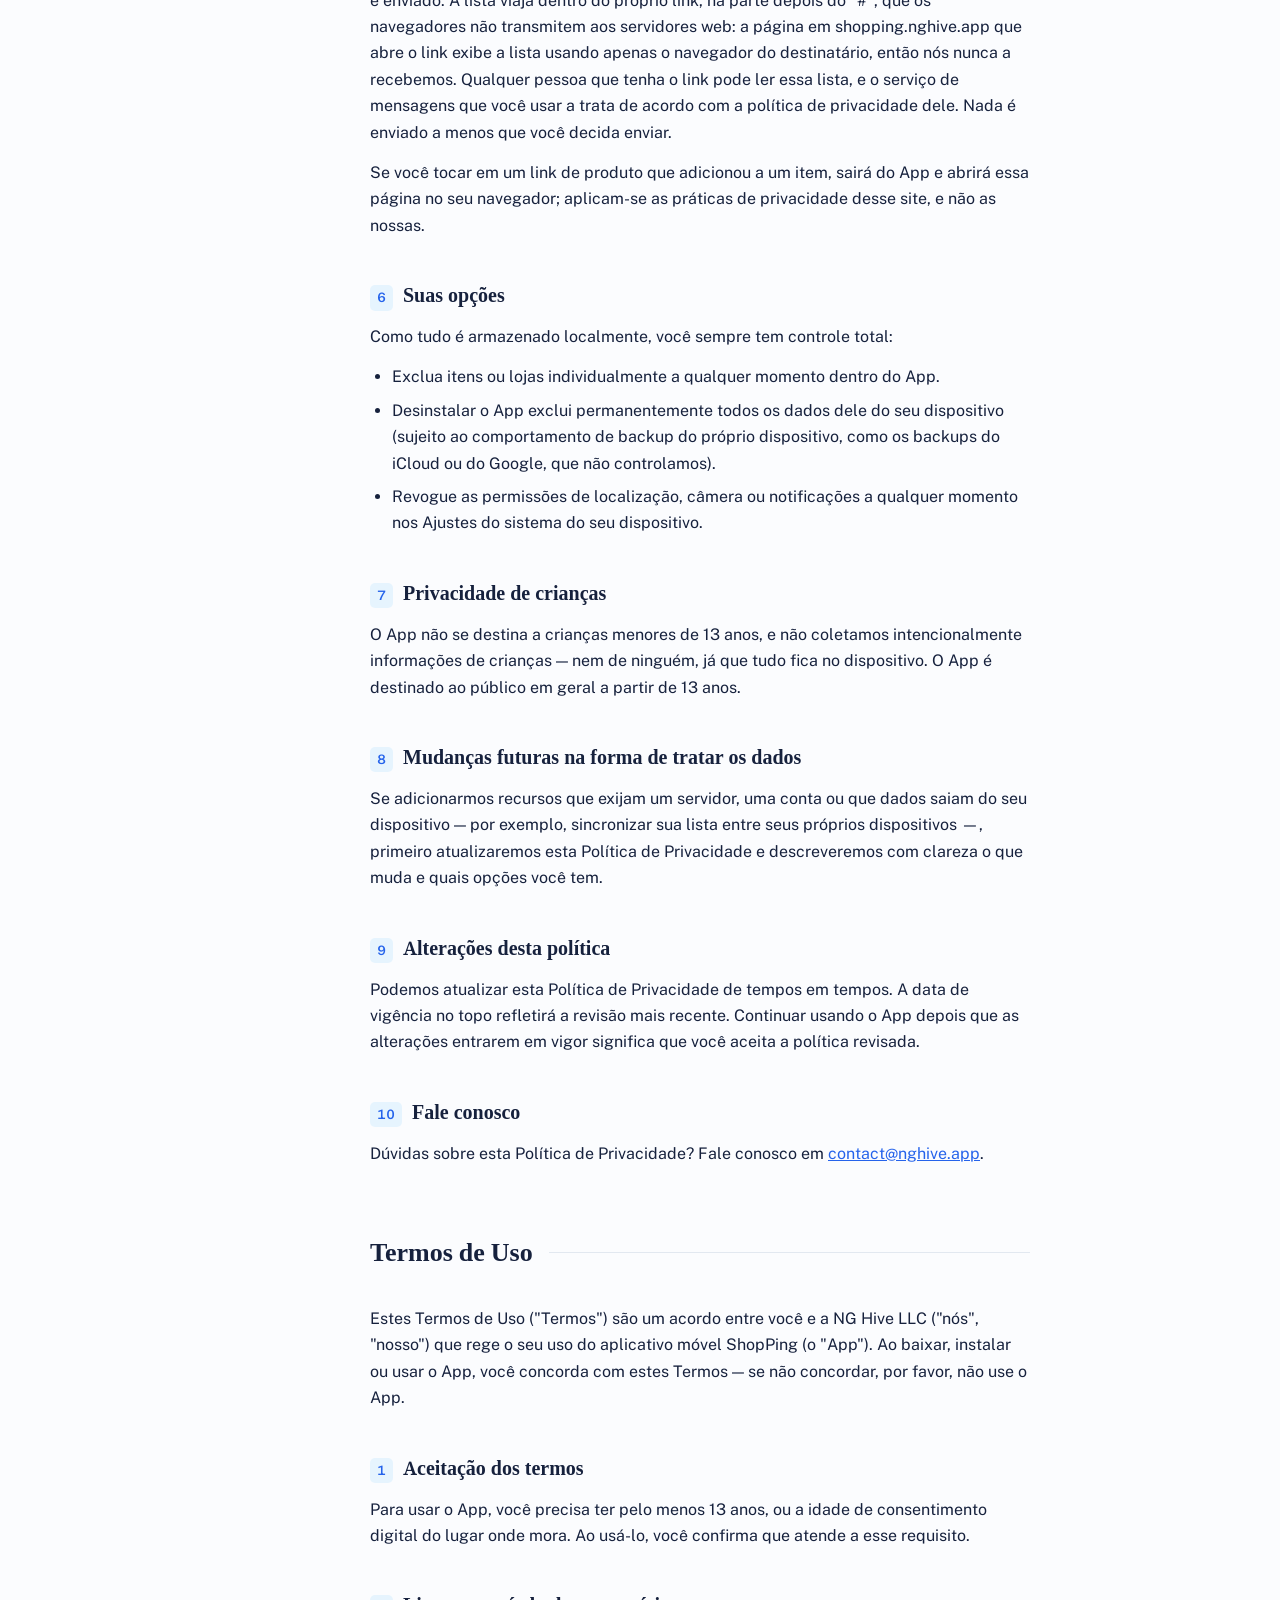
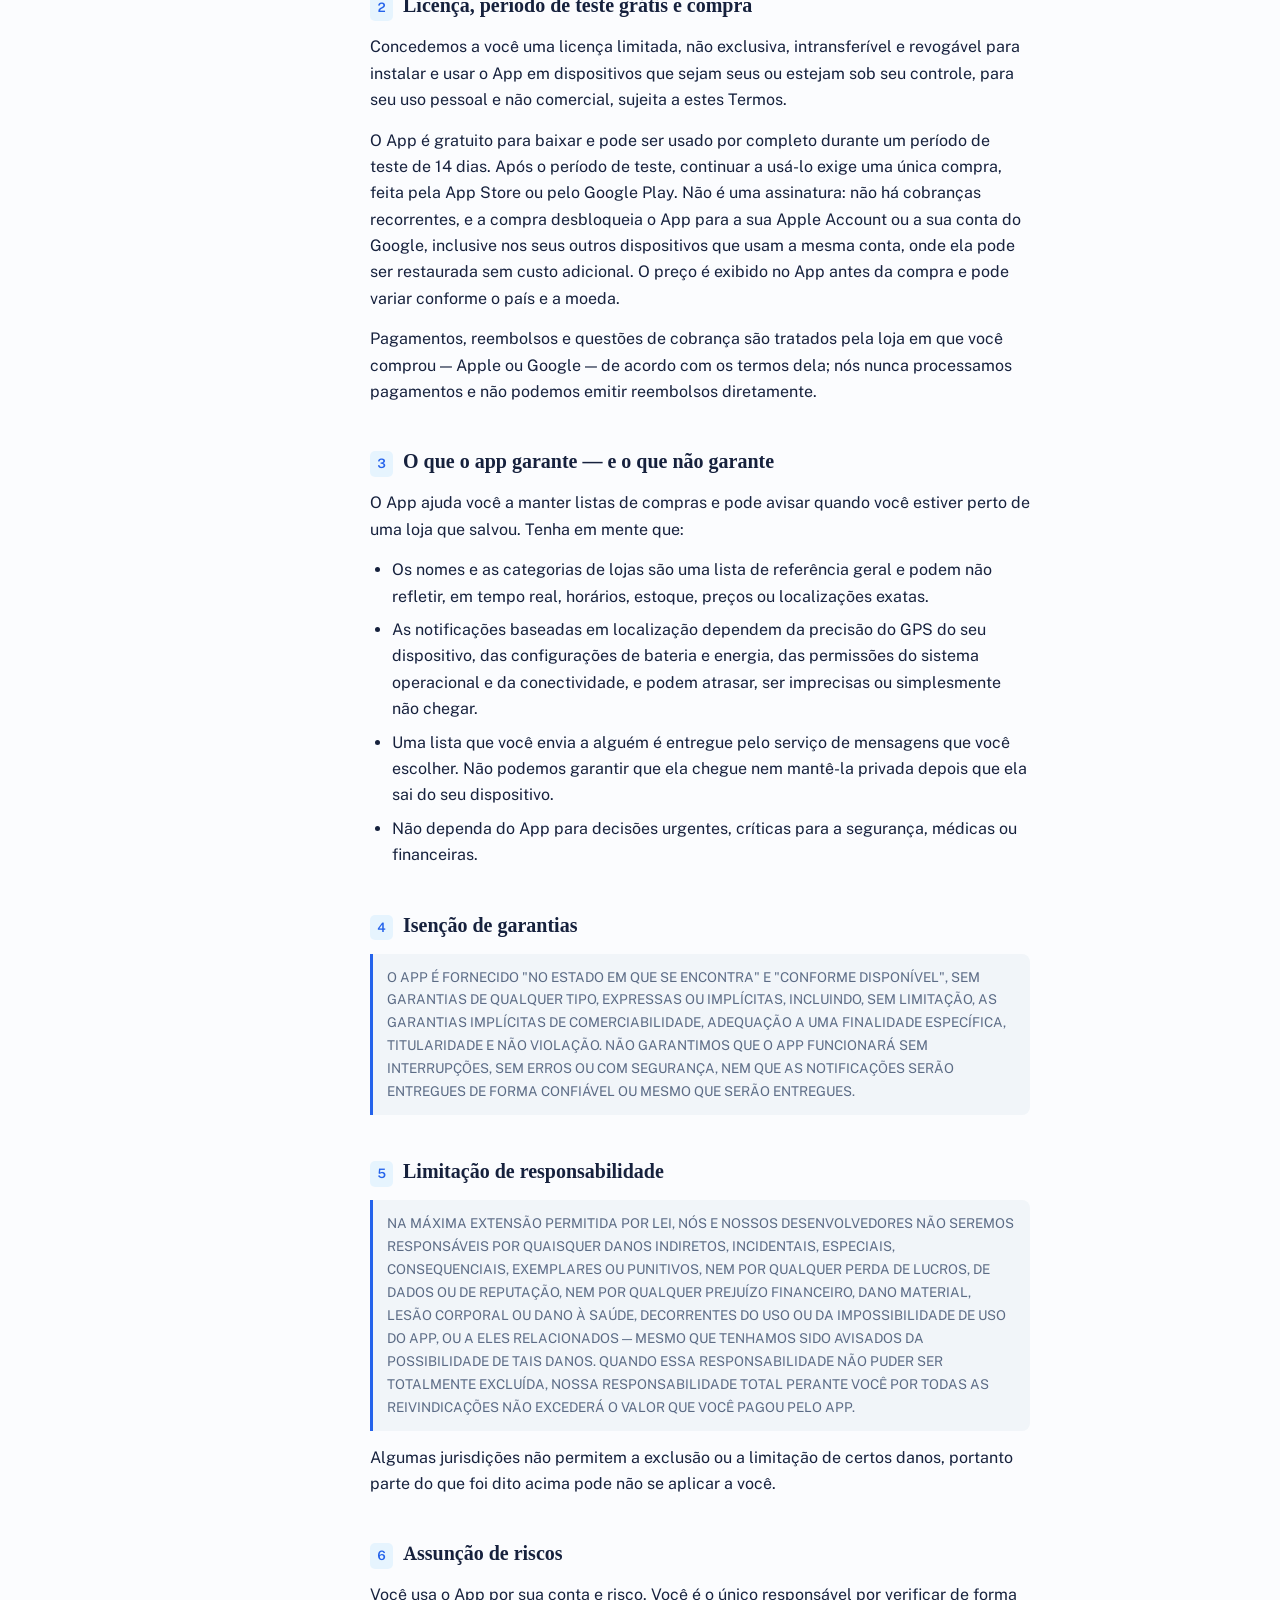
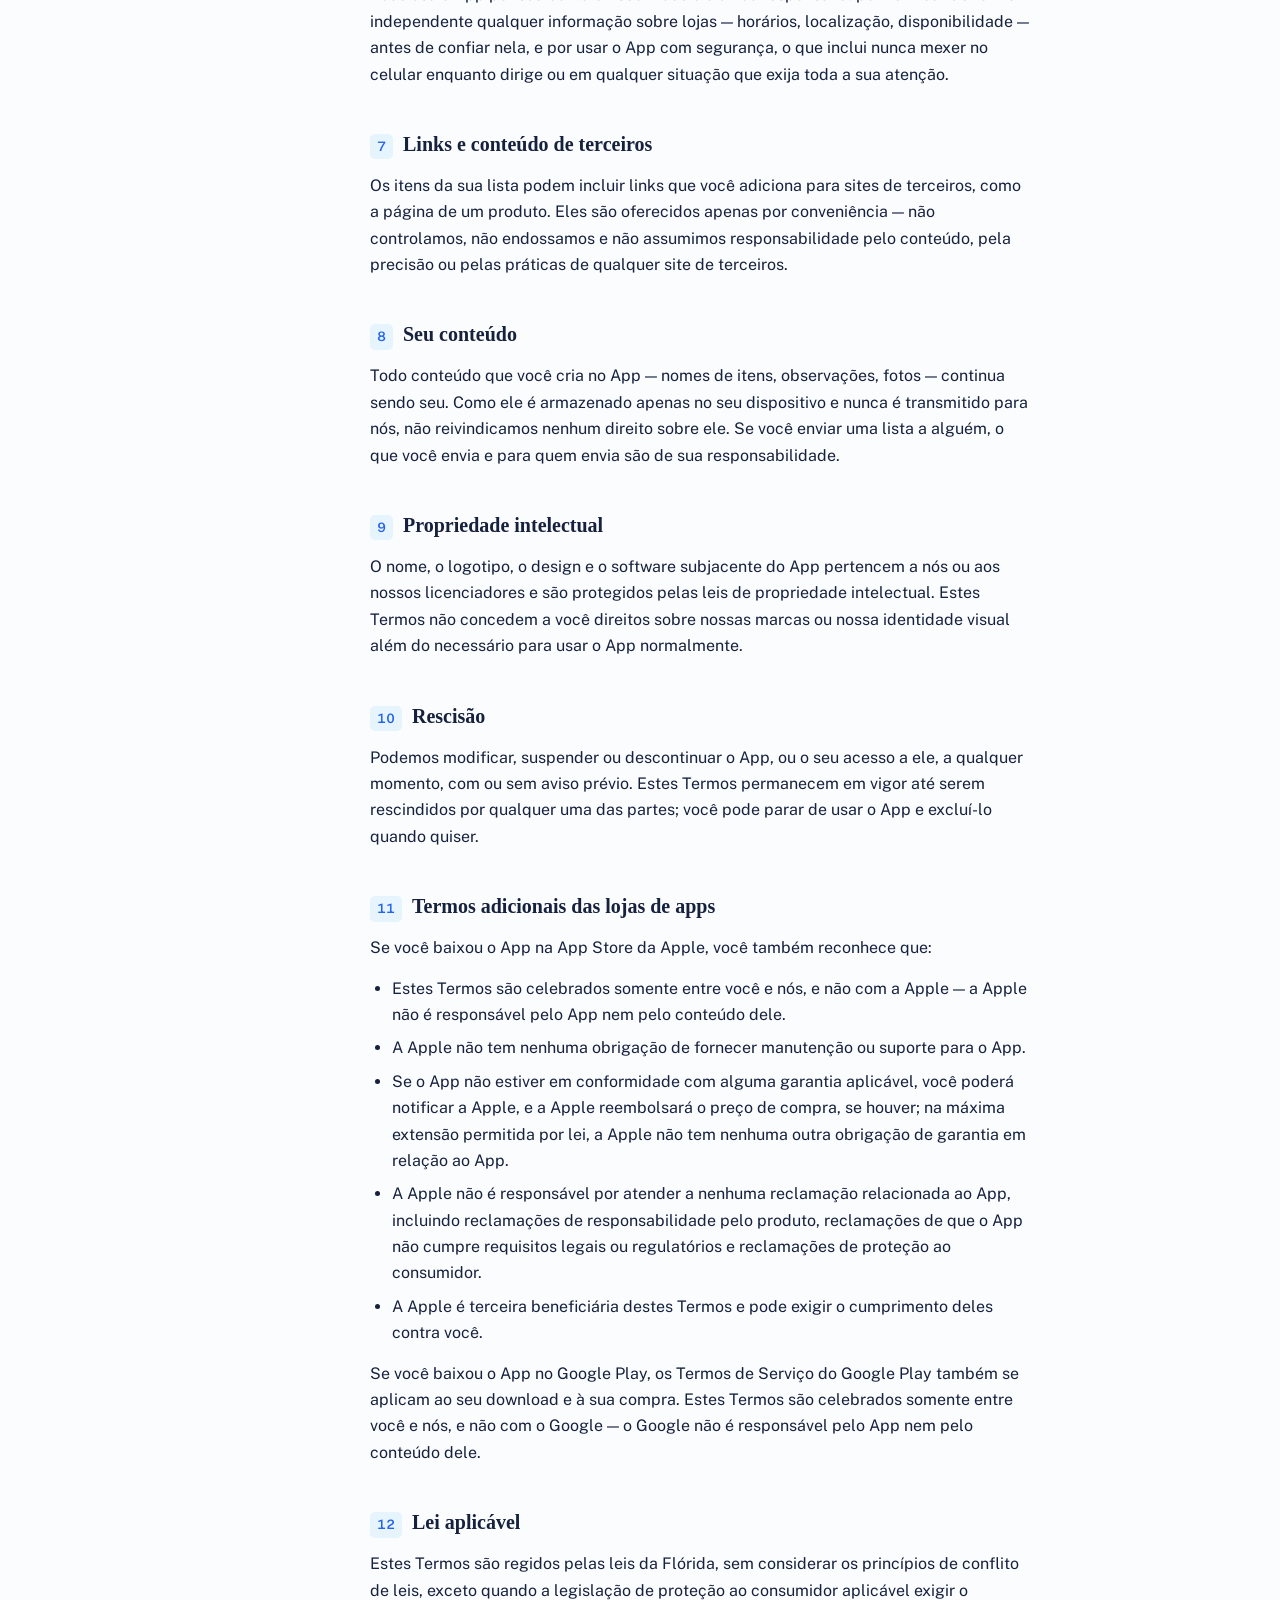
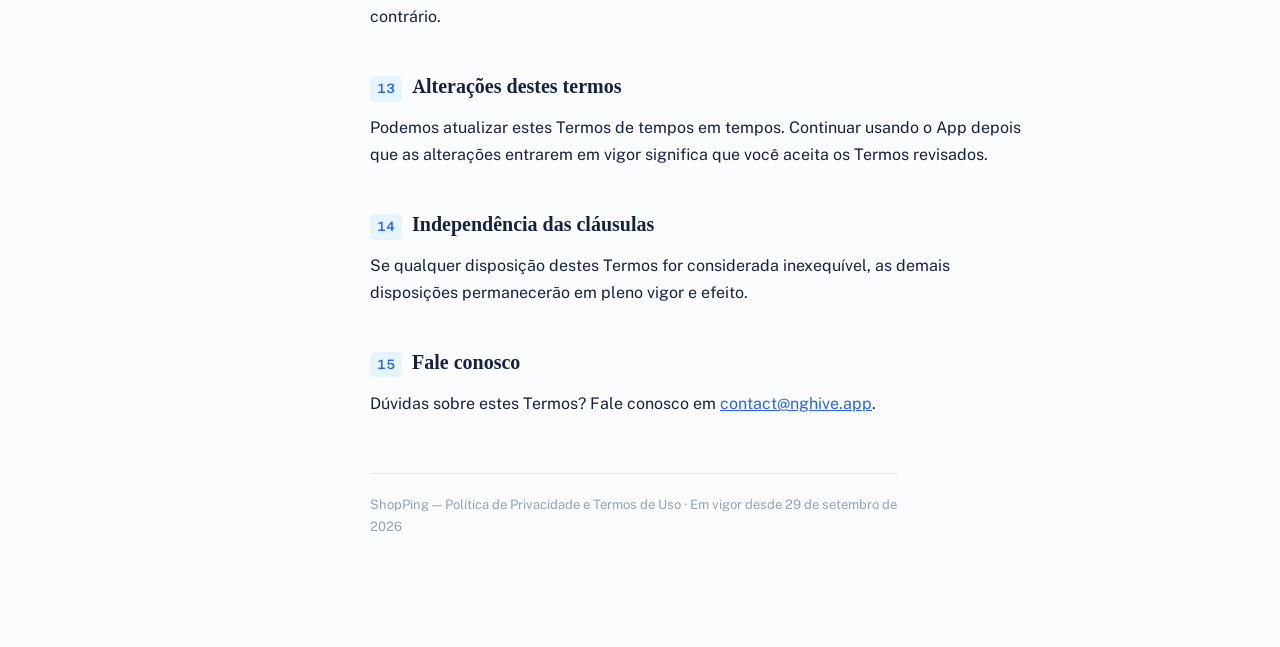
<file: pt/legal.html>
<!doctype html><html lang="pt"><head><meta charset=utf8><meta name=viewport content="width=device-width,initial-scale=1"><style>:root{color-scheme:light}body{margin:0;padding:0;font:14px -apple-system,BlinkMacSystemFont,sans-serif;background:#faf9f5;color:#141413}img{max-width:100%}</style>
<link rel="canonical" href="https://shopping.nghive.app/pt/legal">
<meta property="og:url" content="https://shopping.nghive.app/pt/legal">
<meta property="og:title" content="ShopPing — Política de Privacidade e Termos de Uso">
<meta property="og:image" content="https://nghive.app/assets/header.jpg">
<meta property="og:site_name" content="NG Hive">
<meta property="og:type" content="website">
<meta name="twitter:card" content="summary_large_image">
<link rel="alternate" hreflang="en" href="https://shopping.nghive.app/legal">
<link rel="alternate" hreflang="es" href="https://shopping.nghive.app/es/legal">
<link rel="alternate" hreflang="de" href="https://shopping.nghive.app/de/legal">
<link rel="alternate" hreflang="fr" href="https://shopping.nghive.app/fr/legal">
<link rel="alternate" hreflang="ru" href="https://shopping.nghive.app/ru/legal">
<link rel="alternate" hreflang="pt" href="https://shopping.nghive.app/pt/legal">
<link rel="alternate" hreflang="x-default" href="https://shopping.nghive.app/legal">
<style>
  .translation-note { font-size: 13px; line-height: 1.5; opacity: .8; margin: 10px 0 0; }
  .translation-note a { font-weight: inherit; }
  /* long words on narrow screens */
  @media (max-width: 560px) { .part-divider .part-title { white-space: normal; font-size: 22px; } }
  .part-title, h1, h2 { hyphens: auto; overflow-wrap: break-word; }
  /* language picker */
  .lang-pick { position: relative; flex: none; }
  .lang-pick summary {
    list-style: none; cursor: pointer; user-select: none;
    display: inline-flex; align-items: center; gap: 5px;
    padding: 6px 10px; border: 1px solid var(--border); border-radius: 999px;
    font: 700 12px/1.2 inherit; letter-spacing: .06em; color: var(--ink);
  }
  .lang-pick summary::-webkit-details-marker { display: none; }
  .lang-pick summary::after { content: ""; width: 5px; height: 5px; border: solid currentColor; border-width: 0 1.5px 1.5px 0; transform: translateY(-2px) rotate(45deg); opacity: .6; }
  .lang-pick summary:hover, .lang-pick[open] summary { border-color: var(--accent); }
  .lang-pick ul {
    position: absolute; right: 0; top: calc(100% + 8px); z-index: 60;
    margin: 0; padding: 6px; list-style: none; min-width: 150px;
    background: var(--surface); border: 1px solid var(--border); border-radius: 10px;
    box-shadow: 0 14px 34px rgba(0, 0, 0, .16);
  }
  .lang-pick li { margin: 0; }
  .lang-pick a {
    display: block; padding: 7px 12px; border-radius: calc(10px - 4px);
    color: var(--ink); text-decoration: none; border: 0; font-weight: 500; font-size: 14.5px; letter-spacing: 0; text-transform: none;
  }
  .lang-pick a:hover { background: color-mix(in srgb, var(--accent) 12%, transparent); }
  .lang-pick a[aria-current] { color: var(--accent); font-weight: 700; }
</style>
<script src="../lang.js" defer></script>
</head><body>
<title>ShopPing — Política de Privacidade e Termos de Uso</title>
<style>
  @font-face {
    font-family: 'Source Serif Doc';
    font-weight: 600 700;
    font-style: normal;
    font-display: swap;
    src: url([data-uri]) format('woff2');
  }
  @font-face {
    font-family: 'Public Sans Doc';
    font-weight: 400 700;
    font-style: normal;
    font-display: swap;
    src: url([data-uri]) format('woff2');
  }

  :root {
    --bg: #fbfcfe;
    --surface: #ffffff;
    --ink: #16213d;
    --ink-muted: #5b6b85;
    --ink-faint: #94a1b8;
    --accent: #2563eb;
    --accent-soft: #e6f4fe;
    --border: #e2e8f0;
    --todo-bg: #fff6dc;
    --todo-text: #8a5a00;
    --todo-border: #f0d78c;
    --code-bg: #f1f5f9;

    --serif: 'Source Serif Doc', Georgia, 'Times New Roman', serif;
    --sans: 'Public Sans Doc', -apple-system, BlinkMacSystemFont, 'Segoe UI', Roboto, sans-serif;
  }

  @media (prefers-color-scheme: dark) {
    :root:not([data-theme="light"]) {
      --bg: #0b1220;
      --surface: #121b2e;
      --ink: #e7ecf5;
      --ink-muted: #93a2bf;
      --ink-faint: #5b6b85;
      --accent: #6d9bf3;
      --accent-soft: #16233d;
      --border: #24314d;
      --todo-bg: #2a2210;
      --todo-text: #e6c469;
      --todo-border: #4a3d18;
      --code-bg: #16213a;
    }
  }
  :root[data-theme="dark"] {
    --bg: #0b1220;
    --surface: #121b2e;
    --ink: #e7ecf5;
    --ink-muted: #93a2bf;
    --ink-faint: #5b6b85;
    --accent: #6d9bf3;
    --accent-soft: #16233d;
    --border: #24314d;
    --todo-bg: #2a2210;
    --todo-text: #e6c469;
    --todo-border: #4a3d18;
    --code-bg: #16213a;
  }

  * { box-sizing: border-box; }

  body {
    background: var(--bg);
    color: var(--ink);
    font-family: var(--sans);
    font-size: 16px;
    line-height: 1.65;
    margin: 0;
    -webkit-font-smoothing: antialiased;
  }

  a { color: var(--accent); }
  a:focus-visible, button:focus-visible, [tabindex]:focus-visible {
    outline: 2px solid var(--accent);
    outline-offset: 2px;
    border-radius: 3px;
  }

  .topbar {
    position: sticky;
    top: 0;
    z-index: 10;
    display: flex;
    align-items: center;
    justify-content: space-between;
    gap: 12px;
    padding: 14px 24px;
    background: color-mix(in srgb, var(--surface) 88%, transparent);
    backdrop-filter: blur(10px);
    border-bottom: 1px solid var(--border);
  }
  .brand {
    display: flex;
    align-items: center;
    gap: 9px;
    font-family: var(--serif);
    font-weight: 700;
    font-size: 17px;
    letter-spacing: 0.01em;
    color: var(--ink);
    text-decoration: none;
  }
  .brand svg { flex: none; }
  .topbar-end { display: flex; align-items: center; gap: 14px; }
  .topbar-date {
    font-size: 12.5px;
    color: var(--ink-faint);
    font-variant-numeric: tabular-nums;
  }

  .wrap {
    max-width: 1180px;
    margin: 0 auto;
    padding: 48px 24px 96px;
    display: grid;
    grid-template-columns: 240px minmax(0, 1fr);
    gap: 56px;
    align-items: start;
  }

  .toc {
    position: sticky;
    top: 76px;
    font-size: 13.5px;
  }
  .toc-heading {
    text-transform: uppercase;
    letter-spacing: 0.08em;
    font-size: 11px;
    font-weight: 600;
    color: var(--ink-faint);
    margin: 0 0 10px;
  }
  .toc-group { margin: 0 0 22px; }
  .toc-group-title {
    font-weight: 600;
    color: var(--ink);
    margin-bottom: 6px;
  }
  .toc a {
    display: block;
    padding: 4px 0 4px 12px;
    color: var(--ink-muted);
    text-decoration: none;
    border-left: 2px solid var(--border);
    line-height: 1.4;
  }
  .toc a:hover { color: var(--accent); border-left-color: var(--accent); }

  main { min-width: 0; }

  .doc-header { margin-bottom: 28px; }
  .eyebrow {
    text-transform: uppercase;
    letter-spacing: 0.09em;
    font-size: 11.5px;
    font-weight: 600;
    color: var(--accent);
    margin: 0 0 10px;
  }
  h1.doc-title {
    font-family: var(--serif);
    font-weight: 700;
    font-size: clamp(30px, 4vw, 42px);
    line-height: 1.15;
    margin: 0 0 12px;
    text-wrap: balance;
    color: var(--ink);
  }
  .doc-meta {
    color: var(--ink-muted);
    font-size: 14px;
    margin: 0;
  }

  .callout {
    background: var(--accent-soft);
    border: 1px solid color-mix(in srgb, var(--accent) 25%, var(--border));
    border-radius: 10px;
    padding: 16px 18px;
    margin: 24px 0 40px;
    font-size: 14.5px;
    color: var(--ink);
    line-height: 1.6;
  }
  .callout strong { color: var(--ink); }

  section.doc-section {
    max-width: 66ch;
    margin: 0 0 8px;
    scroll-margin-top: 84px;
  }
  .part-divider {
    display: flex;
    align-items: center;
    gap: 16px;
    margin: 64px 0 32px;
    max-width: 66ch;
  }
  .part-divider:first-of-type { margin-top: 8px; }
  .part-divider .line { flex: 1; height: 1px; background: var(--border); }
  .part-title {
    font-family: var(--serif);
    font-weight: 700;
    font-size: 26px;
    color: var(--ink);
    white-space: nowrap;
  }

  h2.sec-title {
    font-family: var(--serif);
    font-weight: 600;
    font-size: 20px;
    color: var(--ink);
    margin: 40px 0 12px;
    display: flex;
    gap: 10px;
    align-items: baseline;
    text-wrap: balance;
  }
  h2.sec-title .num {
    font-family: var(--sans);
    font-variant-numeric: tabular-nums;
    font-weight: 600;
    font-size: 13px;
    color: var(--accent);
    background: var(--accent-soft);
    border-radius: 5px;
    padding: 2px 7px;
  }

  p { margin: 0 0 14px; color: var(--ink); }
  .doc-section p:last-child { margin-bottom: 0; }
  ul { margin: 0 0 14px; padding-left: 22px; }
  li { margin: 0 0 7px; color: var(--ink); }

  .legal-strong {
    font-size: 13.5px;
    line-height: 1.7;
    color: var(--ink-muted);
    background: var(--code-bg);
    border-left: 3px solid var(--accent);
    padding: 12px 14px;
    border-radius: 0 8px 8px 0;
    margin: 0 0 14px;
  }
  .legal-strong strong { color: var(--ink); }

  .todo {
    background: var(--todo-bg);
    color: var(--todo-text);
    border: 1px dashed var(--todo-border);
    border-radius: 5px;
    padding: 1px 7px;
    font-size: 0.93em;
    font-weight: 600;
    white-space: nowrap;
  }

  .end-mark {
    max-width: 66ch;
    margin-top: 56px;
    padding-top: 20px;
    border-top: 1px solid var(--border);
    color: var(--ink-faint);
    font-size: 13px;
  }

  @media (max-width: 880px) {
    .wrap { grid-template-columns: 1fr; gap: 28px; padding-top: 28px; }
    .toc { position: static; }
    .toc-group { display: inline-block; margin-right: 28px; vertical-align: top; }
  }
</style>

<div class="topbar">
  <a class="brand" href="./">
    <svg width="22" height="22" viewBox="0 0 200 200" fill="none" xmlns="http://www.w3.org/2000/svg" aria-hidden="true">
      <path d="M10,20 L32,20 L58,128 L152,128 L178,46 L46,46" stroke="currentColor" stroke-width="18" stroke-linecap="round" stroke-linejoin="round" style="color:var(--accent)"/>
      <circle cx="76" cy="162" r="16" fill="var(--accent)"/>
      <circle cx="142" cy="162" r="16" fill="var(--accent)"/>
    </svg>
    ShopPing
  </a>
  <div class="topbar-end">
    <span class="topbar-date">Em vigor desde 29 de setembro de 2026</span>
    <details class="lang-pick">
      <summary aria-label="Idioma">PT</summary>
      <ul>
        <li><a href="../legal" lang="en" hreflang="en">English</a></li>
        <li><a href="../es/legal" lang="es" hreflang="es">Español</a></li>
        <li><a href="../de/legal" lang="de" hreflang="de">Deutsch</a></li>
        <li><a href="../fr/legal" lang="fr" hreflang="fr">Français</a></li>
        <li><a href="../ru/legal" lang="ru" hreflang="ru">Русский</a></li>
        <li><a href="legal" lang="pt" hreflang="pt" aria-current="page">Português</a></li>
      </ul>
    </details>
  </div>
</div>

<div class="wrap" id="top">
  <nav class="toc" aria-label="Sumário">
    <p class="toc-heading">Nesta página</p>
    <div class="toc-group">
      <p class="toc-group-title">Política de Privacidade</p>
      <a href="#pp-1">1. Informações que coletamos</a>
      <a href="#pp-2">2. Dados de localização</a>
      <a href="#pp-3">3. Câmera e fotos</a>
      <a href="#pp-4">4. Armazenamento e segurança</a>
      <a href="#pp-5">5. Compartilhamento de dados</a>
      <a href="#pp-6">6. Suas opções</a>
      <a href="#pp-7">7. Privacidade de crianças</a>
      <a href="#pp-8">8. Mudanças futuras</a>
      <a href="#pp-9">9. Atualizações da política</a>
      <a href="#pp-10">10. Contato</a>
    </div>
    <div class="toc-group">
      <p class="toc-group-title">Termos de Uso</p>
      <a href="#tu-1">1. Aceitação</a>
      <a href="#tu-2">2. Licença, teste e compra</a>
      <a href="#tu-3">3. O que o app garante</a>
      <a href="#tu-4">4. Isenção de garantias</a>
      <a href="#tu-5">5. Limitação de responsabilidade</a>
      <a href="#tu-6">6. Assunção de riscos</a>
      <a href="#tu-7">7. Links de terceiros</a>
      <a href="#tu-8">8. Seu conteúdo</a>
      <a href="#tu-9">9. Propriedade intelectual</a>
      <a href="#tu-10">10. Rescisão</a>
      <a href="#tu-11">11. Termos das lojas de apps</a>
      <a href="#tu-12">12. Lei aplicável</a>
      <a href="#tu-13">13. Alterações dos termos</a>
      <a href="#tu-14">14. Independência das cláusulas</a>
      <a href="#tu-15">15. Contato</a>
    </div>
  </nav>

  <main>
    <header class="doc-header">
      <p class="eyebrow">Jurídico</p>
      <h1 class="doc-title">Política de Privacidade e Termos de Uso</h1>
      <p class="doc-meta">ShopPing — um app de listas de compras que avisa quando você está perto de uma loja. Em vigor desde 29 de setembro de 2026.</p>
      <p class="translation-note">Esta é uma tradução para sua conveniência. Em caso de divergência, prevalece a versão em inglês. <a href="../legal">Versão em inglês</a></p>
    </header>

    <div class="callout">
      <strong>Nota do desenvolvedor, não é orientação jurídica.</strong> Este documento foi redigido a partir de modelos padrão para um pequeno app independente — ele não foi revisado por um advogado. Antes de confiar nele, considere uma revisão profissional.
    </div>

    <div class="part-divider" id="privacy">
      <span class="part-title">Política de Privacidade</span>
      <span class="line"></span>
    </div>

    <section class="doc-section">
      <p>O ShopPing ("o App", "nós") é desenvolvido pela NG Hive LLC. Esta Política de Privacidade explica com quais informações o App interage e como elas são usadas. Sempre que possível, usamos uma linguagem simples.</p>
      <div class="legal-strong"><strong>Em resumo:</strong> o ShopPing não tem contas de usuário, e não mantemos nenhum servidor que armazene qualquer coisa sobre você. Suas listas ficam no seu dispositivo. Alguns recursos precisam da rede — encontrar lojas no mapa, comprar o App e enviar uma lista a alguém — e cada um deles é descrito abaixo.</div>
    </section>

    <section class="doc-section" id="pp-1">
      <h2 class="sec-title"><span class="num">1</span> Informações que coletamos</h2>
      <p>O App funciona sem nenhuma conta ou cadastro. Os itens a seguir são criados e armazenados <em>somente</em> no seu dispositivo, no armazenamento local do App:</p>
      <ul>
        <li>As redes de lojas que você seleciona.</li>
        <li>Os itens das suas listas de compras — nomes, status marcado/desmarcado, observações e quaisquer fotos ou links de produtos que você adicionar.</li>
        <li>As localizações de lojas que você escolhe — uma unidade específica de uma rede, as unidades próximas usadas nos alertas de "Qualquer localização" ou um alfinete que você coloca no mapa para uma loja sua.</li>
        <li>As configurações de distância de alerta que você escolher, tanto o padrão geral quanto quaisquer ajustes específicos por loja.</li>
        <li>O idioma que você escolher para o App, se escolher um diferente do idioma do seu dispositivo.</li>
      </ul>
      <p>O App também lê as configurações de idioma e região do seu dispositivo, para decidir qual idioma exibir e as lojas de qual país sugerir. Isso acontece no seu dispositivo e não é enviado a lugar nenhum.</p>
      <p>Não coletamos seu nome, endereço de e-mail, número de telefone nem nenhuma outra informação de conta — o App não tem contas para as quais coletá-los.</p>
    </section>

    <section class="doc-section" id="pp-2">
      <h2 class="sec-title"><span class="num">2</span> Dados de localização</h2>
      <p>Com a sua permissão, o App usa a localização do seu dispositivo para calcular a distância entre você e as lojas que você salvou, para poder exibir uma notificação local quando você estiver por perto. Esse cálculo acontece inteiramente no seu dispositivo. Sua localização nunca é enviada para nós nem armazenada em qualquer servidor que controlamos.</p>
      <p>Duas consultas ao mapa precisam da rede, e elas são as únicas formas pelas quais uma localização sai do seu dispositivo:</p>
      <ul>
        <li><strong>Encontrar lojas.</strong> Para encontrar localizações reais de lojas perto de você, o App envia as coordenadas que você fornece (sua localização atual ou um alfinete no mapa), junto com o nome da loja que você está procurando, a um serviço de mapas: Apple Maps no iPhone, Google Maps no Android.</li>
        <li><strong>Dar nome a um alfinete.</strong> Quando você coloca um alfinete para uma loja sua, as coordenadas do alfinete são enviadas ao mesmo serviço de mapas para buscar o endereço correspondente.</li>
      </ul>
      <p>No iPhone, ambas vão diretamente para a Apple, e não para nós. No Android, elas passam por um pequeno serviço que mantemos, que as encaminha ao Google e não as armazena. Não as guardamos nem as usamos para publicidade ou análise de uso; as políticas de privacidade da própria Apple e do próprio Google regem a forma como eles tratam essas solicitações.</p>
      <p>Exibir o próprio mapa também carrega imagens do mapa da área mostrada na tela a partir da Apple (no iPhone) ou do Google (no Android), como qualquer app de mapas faz.</p>
      <p>No iPhone, para ter permissão de consultar o serviço de mapas da Apple, o App primeiro obtém um token de acesso de curta duração de um pequeno serviço que mantemos exclusivamente para essa finalidade. Essa solicitação não contém nenhuma localização, nenhum dado de lista e nada que identifique você. Como qualquer solicitação na web, ela inevitavelmente revela um endereço IP ao servidor; nós não o registramos.</p>
      <p>Você pode revogar a permissão de localização a qualquer momento nos Ajustes do seu dispositivo. O recurso de notificação de lojas próximas deixará de funcionar, mas o restante do App continuará funcionando normalmente.</p>
    </section>

    <section class="doc-section" id="pp-3">
      <h2 class="sec-title"><span class="num">3</span> Câmera e fotos</h2>
      <p>Se você anexar uma foto a um item da lista de compras, o App pedirá acesso à sua câmera ou à sua biblioteca de fotos. As fotos que você seleciona são armazenadas localmente como parte dos dados da sua lista de compras. Nós nunca enviamos, visualizamos nem temos acesso a essas fotos.</p>
    </section>

    <section class="doc-section" id="pp-4">
      <h2 class="sec-title"><span class="num">4</span> Armazenamento e segurança dos dados</h2>
      <p>Todos os dados do App ficam localmente no seu dispositivo, no armazenamento padrão de apps. Eles não são protegidos por uma senha separada, então qualquer pessoa com acesso ao seu dispositivo desbloqueado poderia vê-los — recomendamos contar com o bloqueio de tela do próprio dispositivo.</p>
      <p>Como não mantemos nenhuma cópia dos seus dados em nenhum servidor, não existe cópia deles em nenhum outro lugar, o que também significa que não podemos recuperá-los se você perder o dispositivo, desinstalar o App ou limpar o armazenamento dele.</p>
    </section>

    <section class="doc-section" id="pp-5">
      <h2 class="sec-title"><span class="num">5</span> Compartilhamento de dados</h2>
      <p>Não vendemos, alugamos nem compartilhamos seus dados com nenhum anunciante ou provedor de análise de uso, e o App não contém nenhum serviço de publicidade ou de análise de uso. Além das consultas ao mapa descritas na seção 2, o App usa a rede em apenas duas situações:</p>
      <p><strong>Compras.</strong> O período de teste grátis e o desbloqueio único são processados pela App Store no iPhone e pelo Google Play no Android. Nunca vemos seus dados de pagamento e não recebemos seu nome, sua Apple Account nem sua conta do Google. O App apenas fica sabendo, pela loja, se o desbloqueio foi comprado.</p>
      <p><strong>Enviar uma lista a alguém.</strong> Se você decidir enviar uma lista, o App transforma os itens que ainda faltam comprar nessa lista — nomes dos itens, quaisquer links de produtos que você adicionou e o nome da loja, mas nunca fotos — em um link e o entrega à janela de compartilhamento do seu dispositivo. Você decide quem o recebe e por qual app ele é enviado. A lista viaja dentro do próprio link, na parte depois do "#", que os navegadores não transmitem aos servidores web: a página em shopping.nghive.app que abre o link exibe a lista usando apenas o navegador do destinatário, então nós nunca a recebemos. Qualquer pessoa que tenha o link pode ler essa lista, e o serviço de mensagens que você usar a trata de acordo com a política de privacidade dele. Nada é enviado a menos que você decida enviar.</p>
      <p>Se você tocar em um link de produto que adicionou a um item, sairá do App e abrirá essa página no seu navegador; aplicam-se as práticas de privacidade desse site, e não as nossas.</p>
    </section>

    <section class="doc-section" id="pp-6">
      <h2 class="sec-title"><span class="num">6</span> Suas opções</h2>
      <p>Como tudo é armazenado localmente, você sempre tem controle total:</p>
      <ul>
        <li>Exclua itens ou lojas individualmente a qualquer momento dentro do App.</li>
        <li>Desinstalar o App exclui permanentemente todos os dados dele do seu dispositivo (sujeito ao comportamento de backup do próprio dispositivo, como os backups do iCloud ou do Google, que não controlamos).</li>
        <li>Revogue as permissões de localização, câmera ou notificações a qualquer momento nos Ajustes do sistema do seu dispositivo.</li>
      </ul>
    </section>

    <section class="doc-section" id="pp-7">
      <h2 class="sec-title"><span class="num">7</span> Privacidade de crianças</h2>
      <p>O App não se destina a crianças menores de 13 anos, e não coletamos intencionalmente informações de crianças — nem de ninguém, já que tudo fica no dispositivo. O App é destinado ao público em geral a partir de 13 anos.</p>
    </section>

    <section class="doc-section" id="pp-8">
      <h2 class="sec-title"><span class="num">8</span> Mudanças futuras na forma de tratar os dados</h2>
      <p>Se adicionarmos recursos que exijam um servidor, uma conta ou que dados saiam do seu dispositivo — por exemplo, sincronizar sua lista entre seus próprios dispositivos —, primeiro atualizaremos esta Política de Privacidade e descreveremos com clareza o que muda e quais opções você tem.</p>
    </section>

    <section class="doc-section" id="pp-9">
      <h2 class="sec-title"><span class="num">9</span> Alterações desta política</h2>
      <p>Podemos atualizar esta Política de Privacidade de tempos em tempos. A data de vigência no topo refletirá a revisão mais recente. Continuar usando o App depois que as alterações entrarem em vigor significa que você aceita a política revisada.</p>
    </section>

    <section class="doc-section" id="pp-10">
      <h2 class="sec-title"><span class="num">10</span> Fale conosco</h2>
      <p>Dúvidas sobre esta Política de Privacidade? Fale conosco em <a href="mailto:contact@nghive.app">contact@nghive.app</a>.</p>
    </section>

    <div class="part-divider" id="terms">
      <span class="part-title">Termos de Uso</span>
      <span class="line"></span>
    </div>

    <section class="doc-section">
      <p>Estes Termos de Uso ("Termos") são um acordo entre você e a NG Hive LLC ("nós", "nosso") que rege o seu uso do aplicativo móvel ShopPing (o "App"). Ao baixar, instalar ou usar o App, você concorda com estes Termos — se não concordar, por favor, não use o App.</p>
    </section>

    <section class="doc-section" id="tu-1">
      <h2 class="sec-title"><span class="num">1</span> Aceitação dos termos</h2>
      <p>Para usar o App, você precisa ter pelo menos 13 anos, ou a idade de consentimento digital do lugar onde mora. Ao usá-lo, você confirma que atende a esse requisito.</p>
    </section>

    <section class="doc-section" id="tu-2">
      <h2 class="sec-title"><span class="num">2</span> Licença, período de teste grátis e compra</h2>
      <p>Concedemos a você uma licença limitada, não exclusiva, intransferível e revogável para instalar e usar o App em dispositivos que sejam seus ou estejam sob seu controle, para seu uso pessoal e não comercial, sujeita a estes Termos.</p>
      <p>O App é gratuito para baixar e pode ser usado por completo durante um período de teste de 14 dias. Após o período de teste, continuar a usá-lo exige uma única compra, feita pela App Store ou pelo Google Play. Não é uma assinatura: não há cobranças recorrentes, e a compra desbloqueia o App para a sua Apple Account ou a sua conta do Google, inclusive nos seus outros dispositivos que usam a mesma conta, onde ela pode ser restaurada sem custo adicional. O preço é exibido no App antes da compra e pode variar conforme o país e a moeda.</p>
      <p>Pagamentos, reembolsos e questões de cobrança são tratados pela loja em que você comprou — Apple ou Google — de acordo com os termos dela; nós nunca processamos pagamentos e não podemos emitir reembolsos diretamente.</p>
    </section>

    <section class="doc-section" id="tu-3">
      <h2 class="sec-title"><span class="num">3</span> O que o app garante — e o que não garante</h2>
      <p>O App ajuda você a manter listas de compras e pode avisar quando você estiver perto de uma loja que salvou. Tenha em mente que:</p>
      <ul>
        <li>Os nomes e as categorias de lojas são uma lista de referência geral e podem não refletir, em tempo real, horários, estoque, preços ou localizações exatas.</li>
        <li>As notificações baseadas em localização dependem da precisão do GPS do seu dispositivo, das configurações de bateria e energia, das permissões do sistema operacional e da conectividade, e podem atrasar, ser imprecisas ou simplesmente não chegar.</li>
        <li>Uma lista que você envia a alguém é entregue pelo serviço de mensagens que você escolher. Não podemos garantir que ela chegue nem mantê-la privada depois que ela sai do seu dispositivo.</li>
        <li>Não dependa do App para decisões urgentes, críticas para a segurança, médicas ou financeiras.</li>
      </ul>
    </section>

    <section class="doc-section" id="tu-4">
      <h2 class="sec-title"><span class="num">4</span> Isenção de garantias</h2>
      <div class="legal-strong">O APP É FORNECIDO "NO ESTADO EM QUE SE ENCONTRA" E "CONFORME DISPONÍVEL", SEM GARANTIAS DE QUALQUER TIPO, EXPRESSAS OU IMPLÍCITAS, INCLUINDO, SEM LIMITAÇÃO, AS GARANTIAS IMPLÍCITAS DE COMERCIABILIDADE, ADEQUAÇÃO A UMA FINALIDADE ESPECÍFICA, TITULARIDADE E NÃO VIOLAÇÃO. NÃO GARANTIMOS QUE O APP FUNCIONARÁ SEM INTERRUPÇÕES, SEM ERROS OU COM SEGURANÇA, NEM QUE AS NOTIFICAÇÕES SERÃO ENTREGUES DE FORMA CONFIÁVEL OU MESMO QUE SERÃO ENTREGUES.</div>
    </section>

    <section class="doc-section" id="tu-5">
      <h2 class="sec-title"><span class="num">5</span> Limitação de responsabilidade</h2>
      <div class="legal-strong">NA MÁXIMA EXTENSÃO PERMITIDA POR LEI, NÓS E NOSSOS DESENVOLVEDORES NÃO SEREMOS RESPONSÁVEIS POR QUAISQUER DANOS INDIRETOS, INCIDENTAIS, ESPECIAIS, CONSEQUENCIAIS, EXEMPLARES OU PUNITIVOS, NEM POR QUALQUER PERDA DE LUCROS, DE DADOS OU DE REPUTAÇÃO, NEM POR QUALQUER PREJUÍZO FINANCEIRO, DANO MATERIAL, LESÃO CORPORAL OU DANO À SAÚDE, DECORRENTES DO USO OU DA IMPOSSIBILIDADE DE USO DO APP, OU A ELES RELACIONADOS — MESMO QUE TENHAMOS SIDO AVISADOS DA POSSIBILIDADE DE TAIS DANOS. QUANDO ESSA RESPONSABILIDADE NÃO PUDER SER TOTALMENTE EXCLUÍDA, NOSSA RESPONSABILIDADE TOTAL PERANTE VOCÊ POR TODAS AS REIVINDICAÇÕES NÃO EXCEDERÁ O VALOR QUE VOCÊ PAGOU PELO APP.</div>
      <p>Algumas jurisdições não permitem a exclusão ou a limitação de certos danos, portanto parte do que foi dito acima pode não se aplicar a você.</p>
    </section>

    <section class="doc-section" id="tu-6">
      <h2 class="sec-title"><span class="num">6</span> Assunção de riscos</h2>
      <p>Você usa o App por sua conta e risco. Você é o único responsável por verificar de forma independente qualquer informação sobre lojas — horários, localização, disponibilidade — antes de confiar nela, e por usar o App com segurança, o que inclui nunca mexer no celular enquanto dirige ou em qualquer situação que exija toda a sua atenção.</p>
    </section>

    <section class="doc-section" id="tu-7">
      <h2 class="sec-title"><span class="num">7</span> Links e conteúdo de terceiros</h2>
      <p>Os itens da sua lista podem incluir links que você adiciona para sites de terceiros, como a página de um produto. Eles são oferecidos apenas por conveniência — não controlamos, não endossamos e não assumimos responsabilidade pelo conteúdo, pela precisão ou pelas práticas de qualquer site de terceiros.</p>
    </section>

    <section class="doc-section" id="tu-8">
      <h2 class="sec-title"><span class="num">8</span> Seu conteúdo</h2>
      <p>Todo conteúdo que você cria no App — nomes de itens, observações, fotos — continua sendo seu. Como ele é armazenado apenas no seu dispositivo e nunca é transmitido para nós, não reivindicamos nenhum direito sobre ele. Se você enviar uma lista a alguém, o que você envia e para quem envia são de sua responsabilidade.</p>
    </section>

    <section class="doc-section" id="tu-9">
      <h2 class="sec-title"><span class="num">9</span> Propriedade intelectual</h2>
      <p>O nome, o logotipo, o design e o software subjacente do App pertencem a nós ou aos nossos licenciadores e são protegidos pelas leis de propriedade intelectual. Estes Termos não concedem a você direitos sobre nossas marcas ou nossa identidade visual além do necessário para usar o App normalmente.</p>
    </section>

    <section class="doc-section" id="tu-10">
      <h2 class="sec-title"><span class="num">10</span> Rescisão</h2>
      <p>Podemos modificar, suspender ou descontinuar o App, ou o seu acesso a ele, a qualquer momento, com ou sem aviso prévio. Estes Termos permanecem em vigor até serem rescindidos por qualquer uma das partes; você pode parar de usar o App e excluí-lo quando quiser.</p>
    </section>

    <section class="doc-section" id="tu-11">
      <h2 class="sec-title"><span class="num">11</span> Termos adicionais das lojas de apps</h2>
      <p>Se você baixou o App na App Store da Apple, você também reconhece que:</p>
      <ul>
        <li>Estes Termos são celebrados somente entre você e nós, e não com a Apple — a Apple não é responsável pelo App nem pelo conteúdo dele.</li>
        <li>A Apple não tem nenhuma obrigação de fornecer manutenção ou suporte para o App.</li>
        <li>Se o App não estiver em conformidade com alguma garantia aplicável, você poderá notificar a Apple, e a Apple reembolsará o preço de compra, se houver; na máxima extensão permitida por lei, a Apple não tem nenhuma outra obrigação de garantia em relação ao App.</li>
        <li>A Apple não é responsável por atender a nenhuma reclamação relacionada ao App, incluindo reclamações de responsabilidade pelo produto, reclamações de que o App não cumpre requisitos legais ou regulatórios e reclamações de proteção ao consumidor.</li>
        <li>A Apple é terceira beneficiária destes Termos e pode exigir o cumprimento deles contra você.</li>
      </ul>
      <p>Se você baixou o App no Google Play, os Termos de Serviço do Google Play também se aplicam ao seu download e à sua compra. Estes Termos são celebrados somente entre você e nós, e não com o Google — o Google não é responsável pelo App nem pelo conteúdo dele.</p>
    </section>

    <section class="doc-section" id="tu-12">
      <h2 class="sec-title"><span class="num">12</span> Lei aplicável</h2>
      <p>Estes Termos são regidos pelas leis da Flórida, sem considerar os princípios de conflito de leis, exceto quando a legislação de proteção ao consumidor aplicável exigir o contrário.</p>
    </section>

    <section class="doc-section" id="tu-13">
      <h2 class="sec-title"><span class="num">13</span> Alterações destes termos</h2>
      <p>Podemos atualizar estes Termos de tempos em tempos. Continuar usando o App depois que as alterações entrarem em vigor significa que você aceita os Termos revisados.</p>
    </section>

    <section class="doc-section" id="tu-14">
      <h2 class="sec-title"><span class="num">14</span> Independência das cláusulas</h2>
      <p>Se qualquer disposição destes Termos for considerada inexequível, as demais disposições permanecerão em pleno vigor e efeito.</p>
    </section>

    <section class="doc-section" id="tu-15">
      <h2 class="sec-title"><span class="num">15</span> Fale conosco</h2>
      <p>Dúvidas sobre estes Termos? Fale conosco em <a href="mailto:contact@nghive.app">contact@nghive.app</a>.</p>
    </section>

    <p class="end-mark">ShopPing — Política de Privacidade e Termos de Uso · Em vigor desde 29 de setembro de 2026</p>
  </main>
</div>

</body></html>
</file>
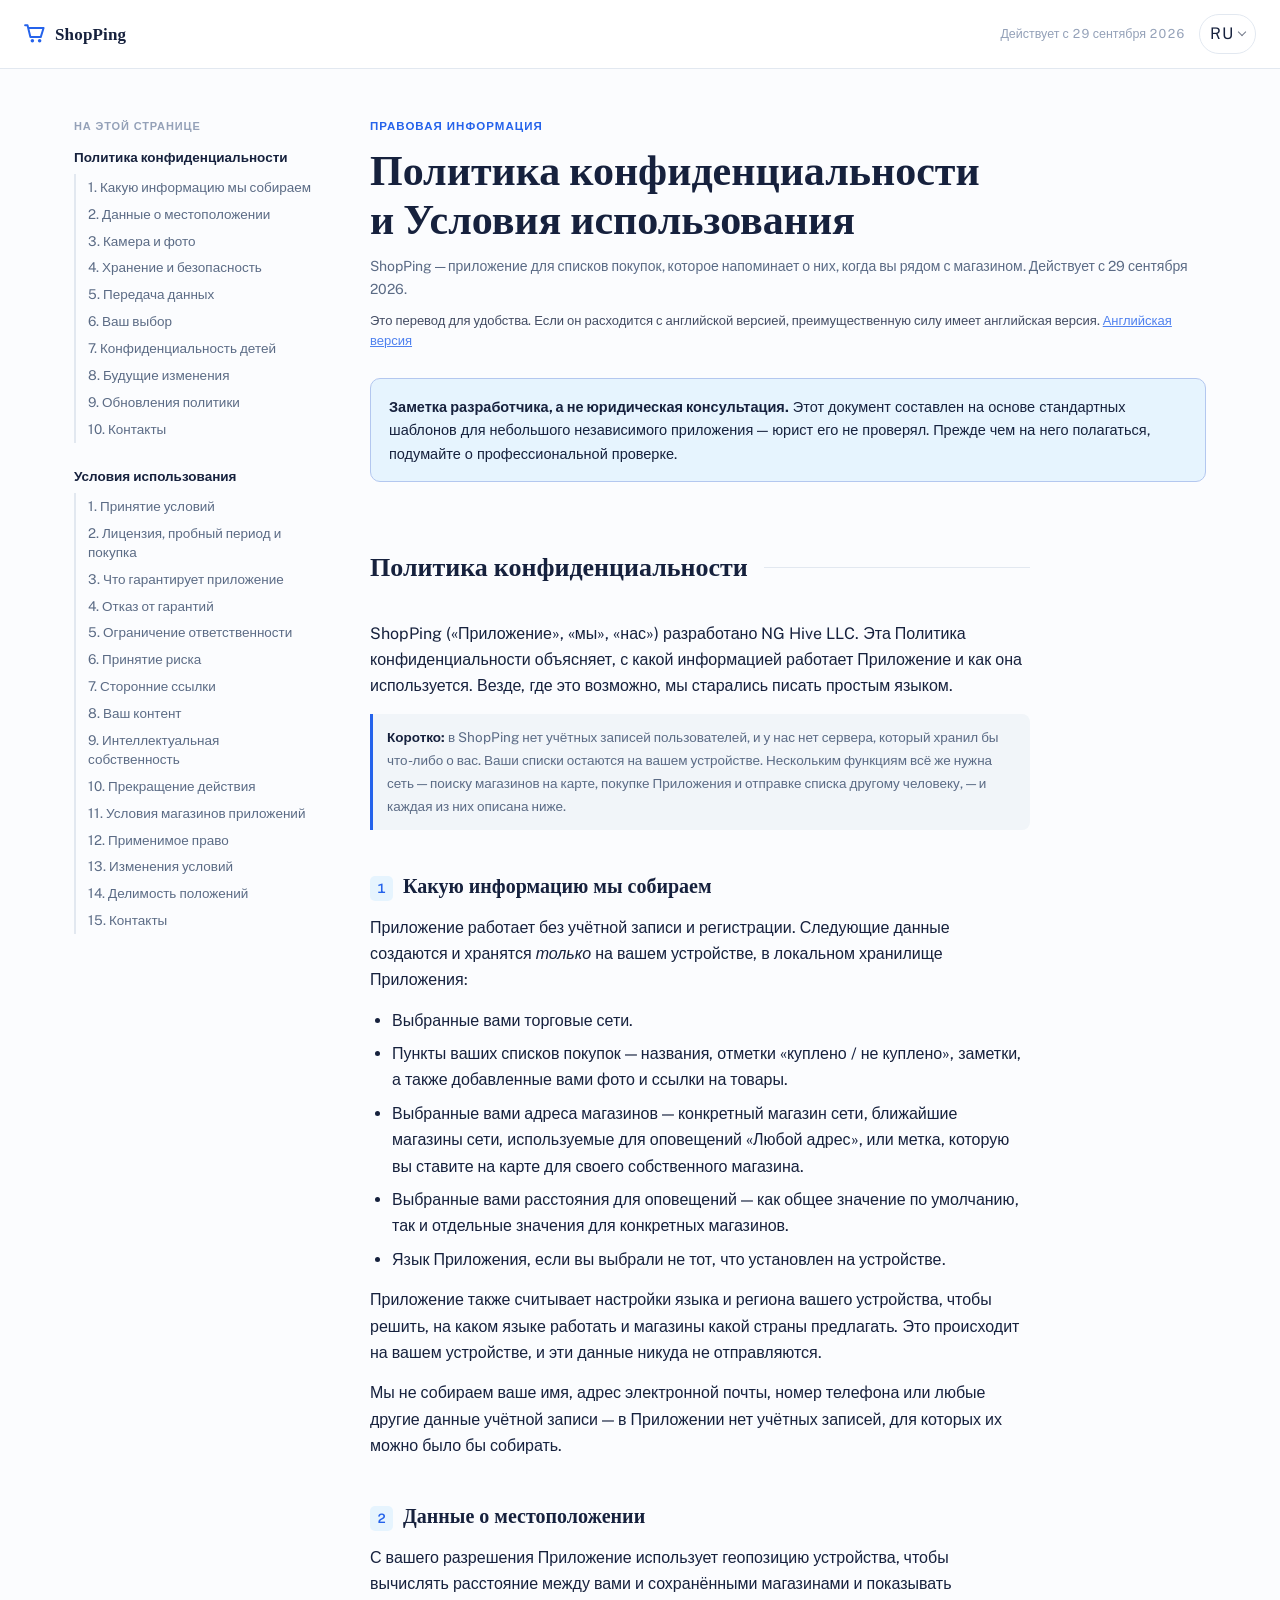
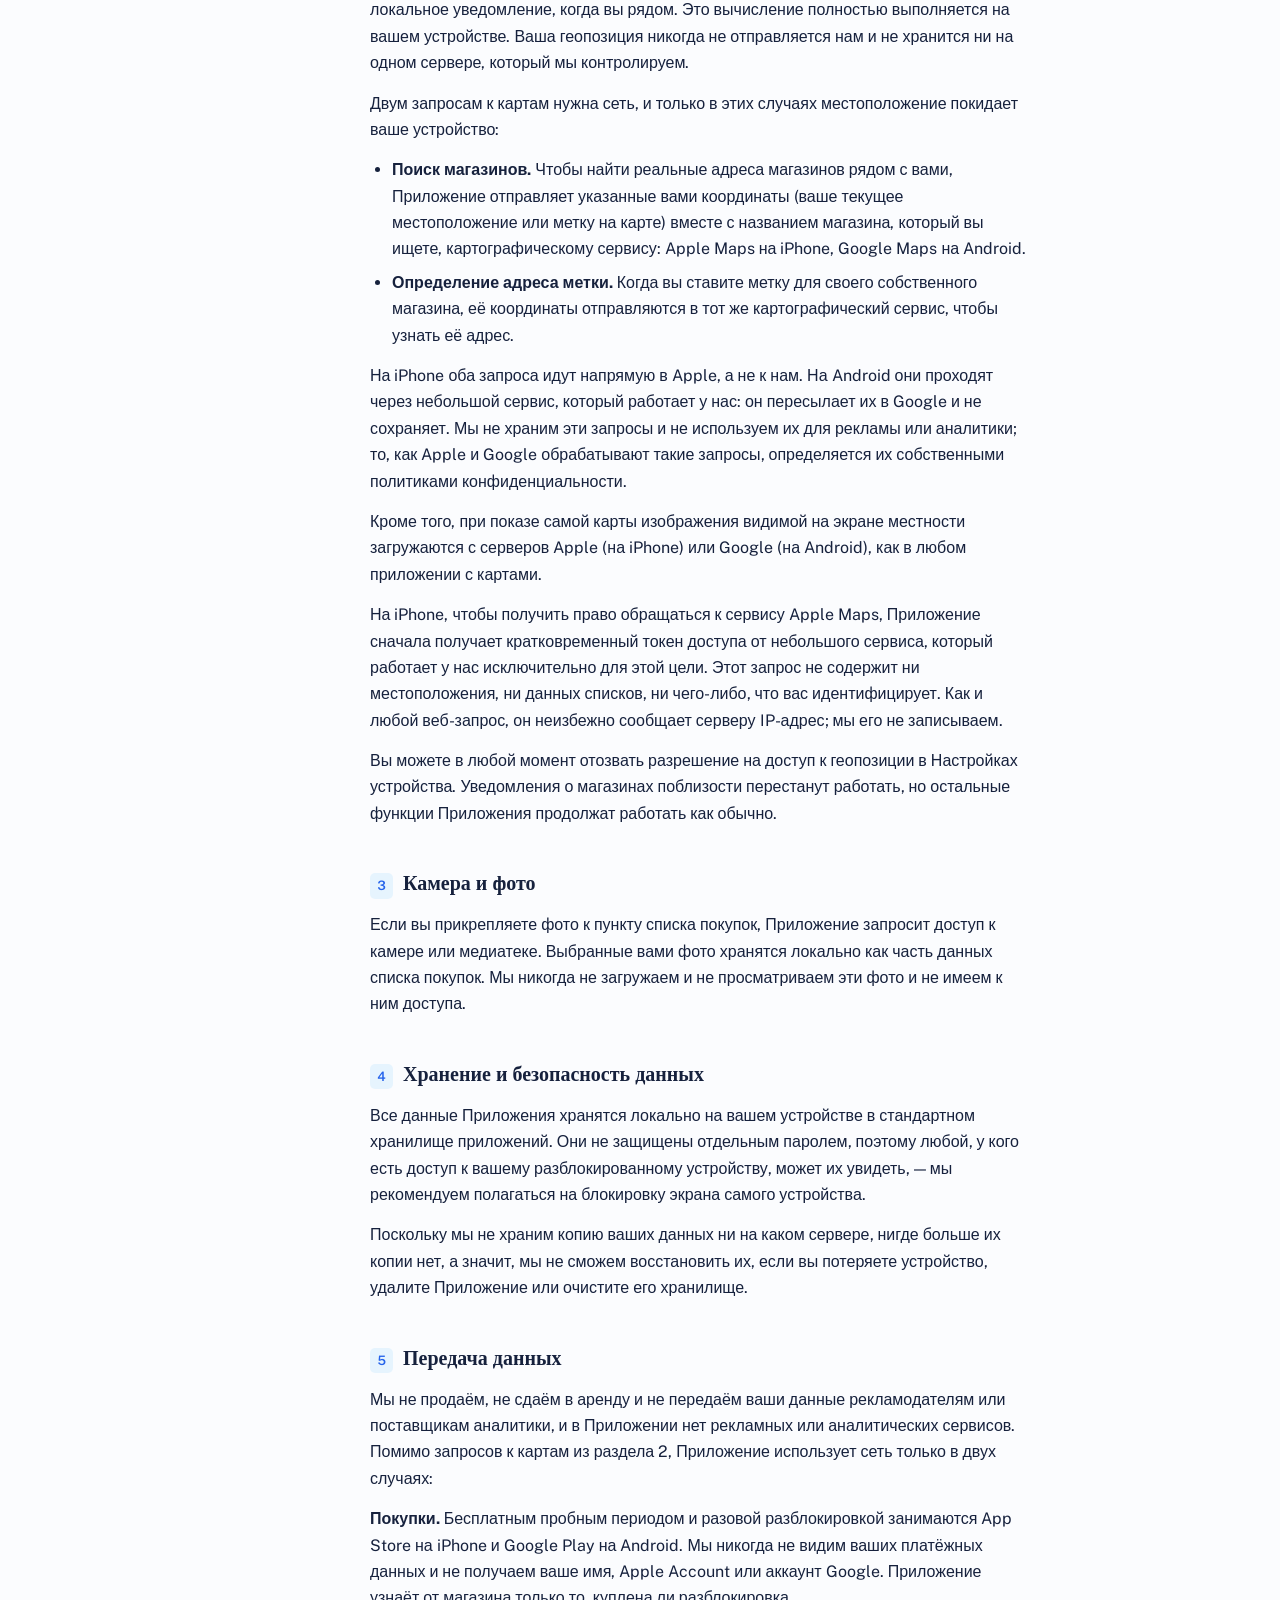
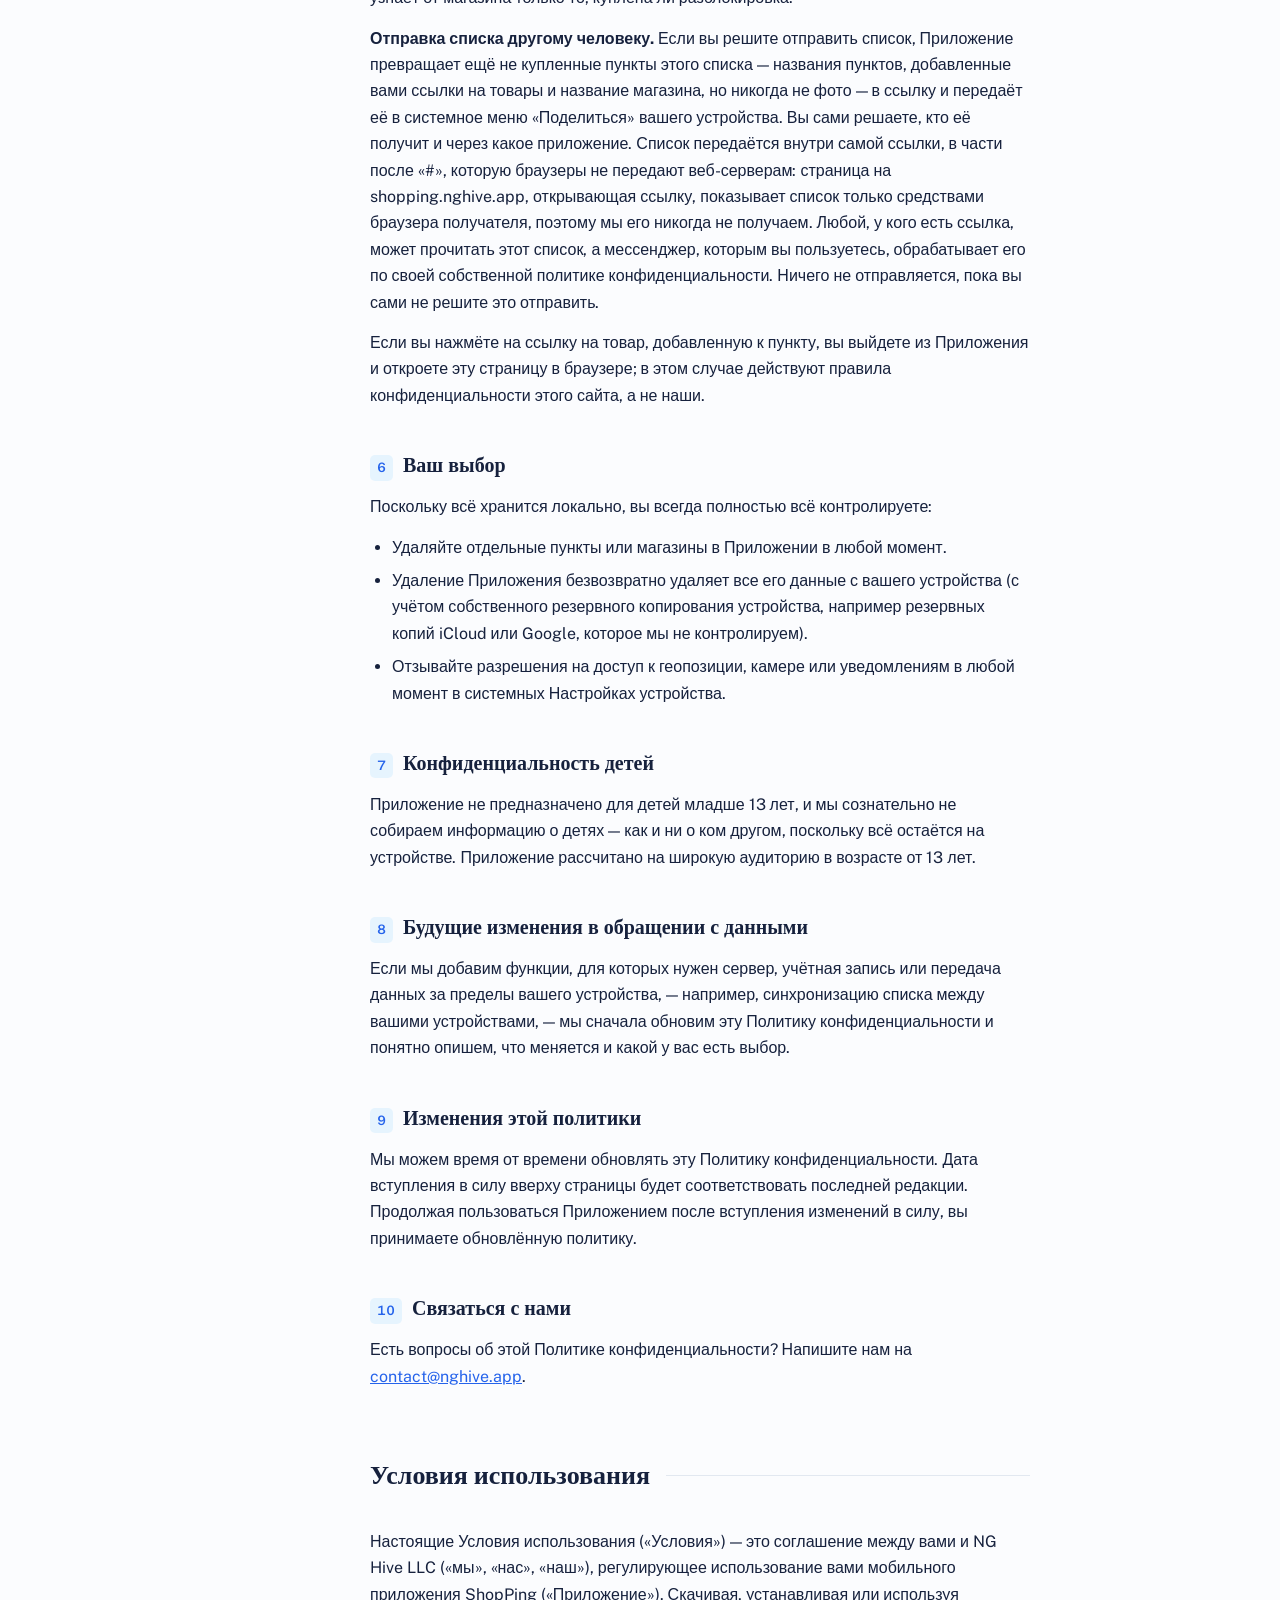
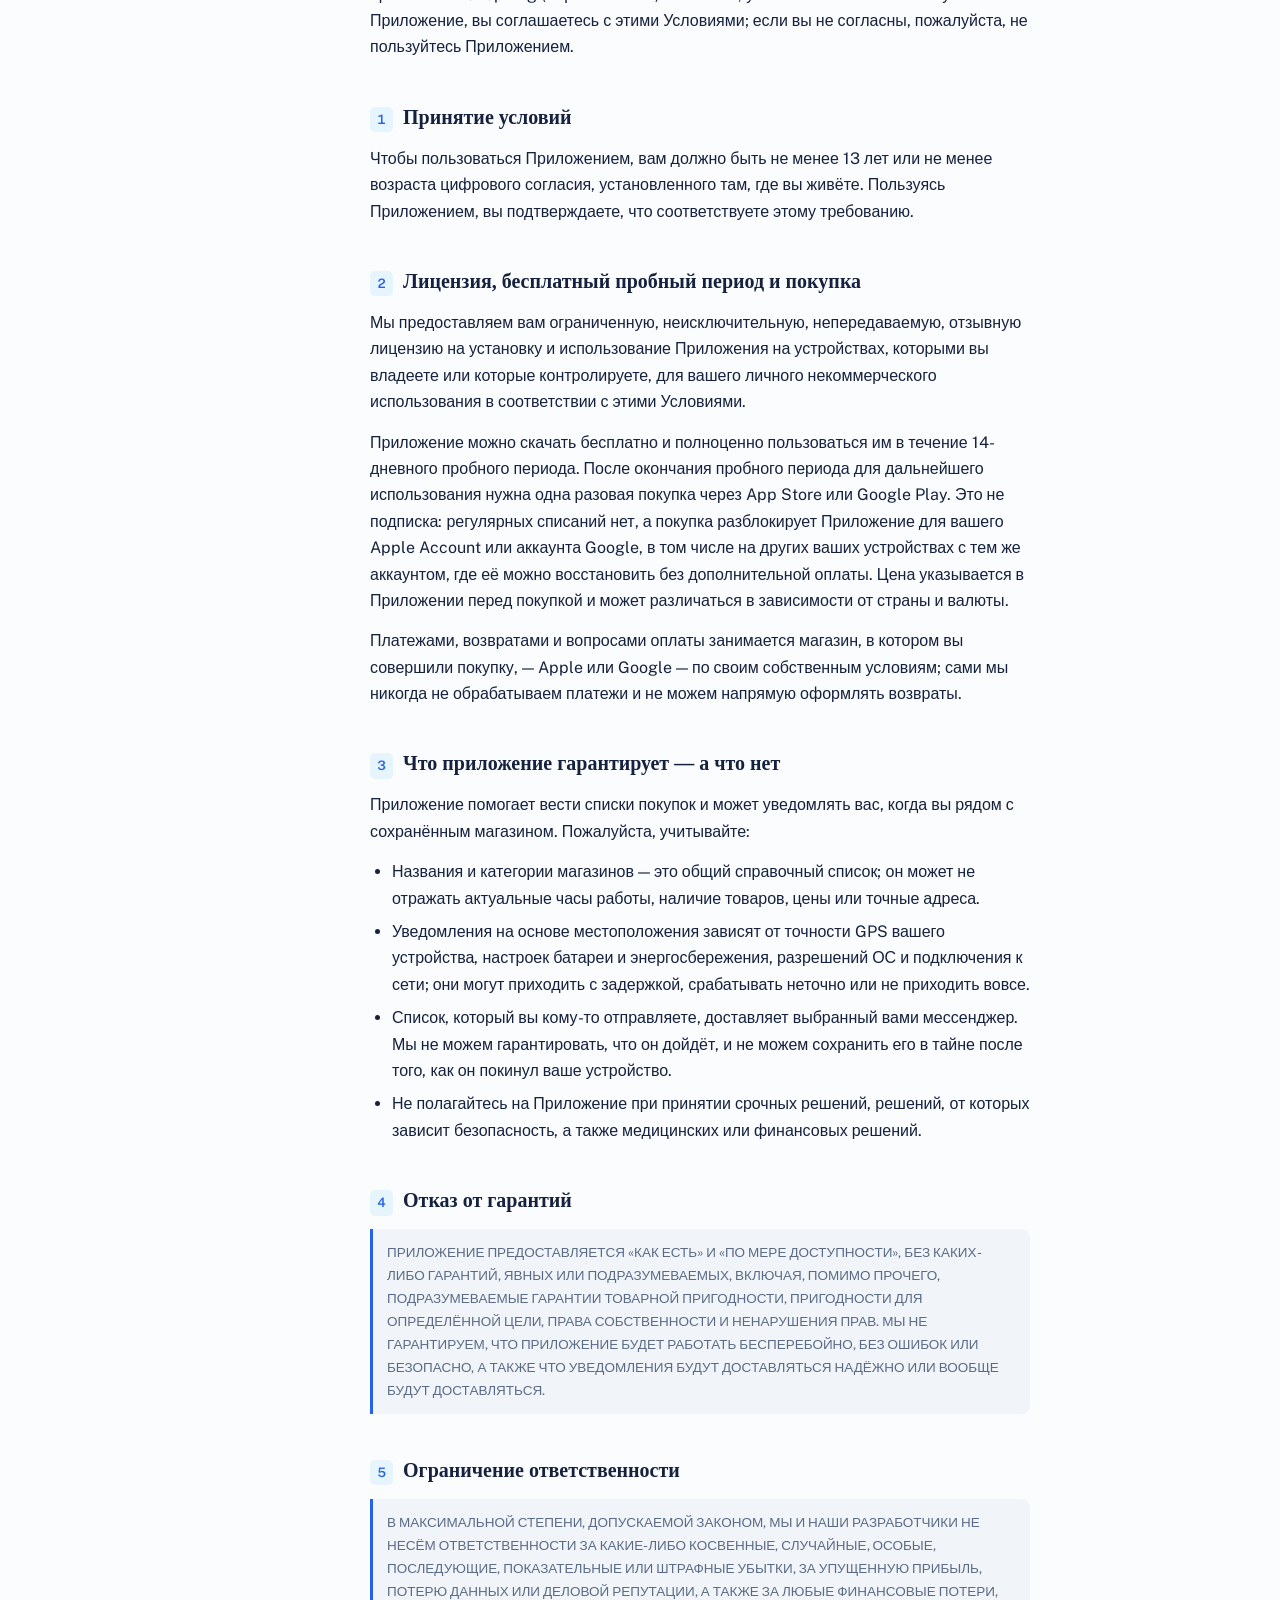
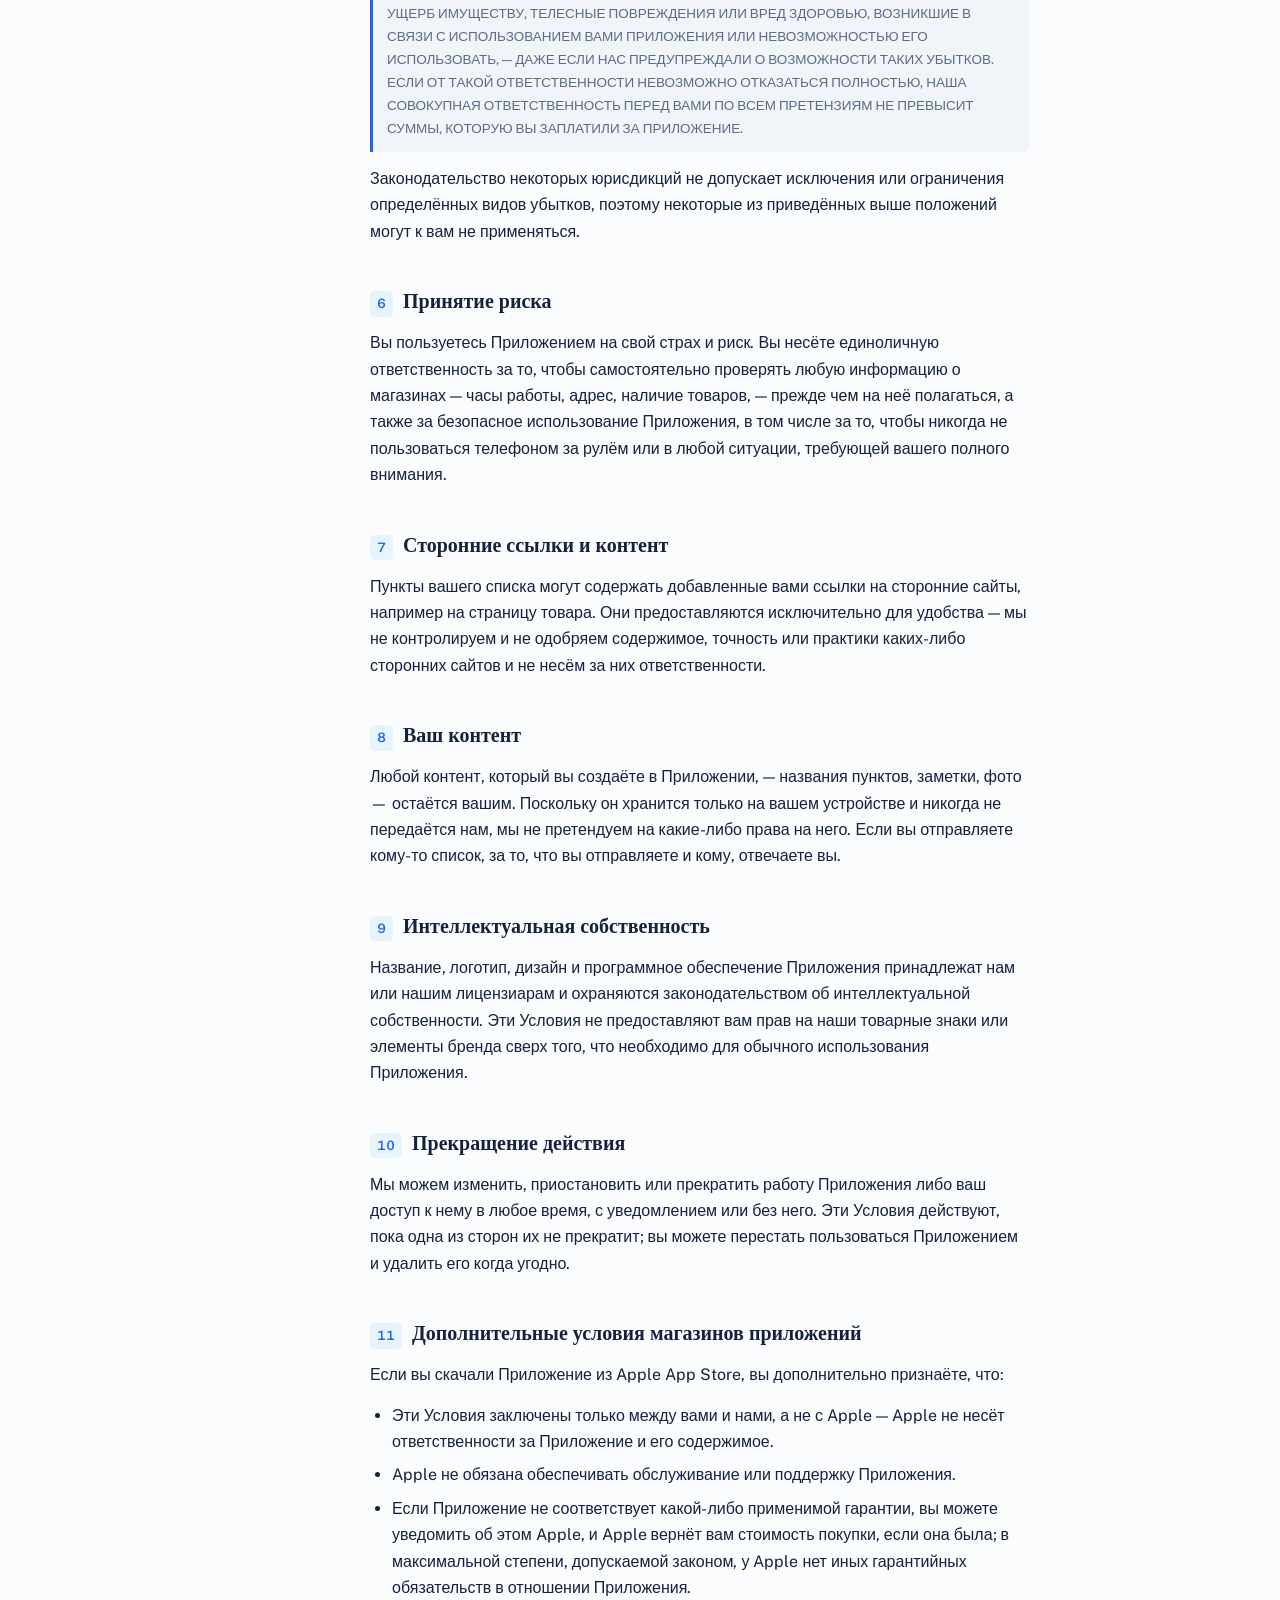
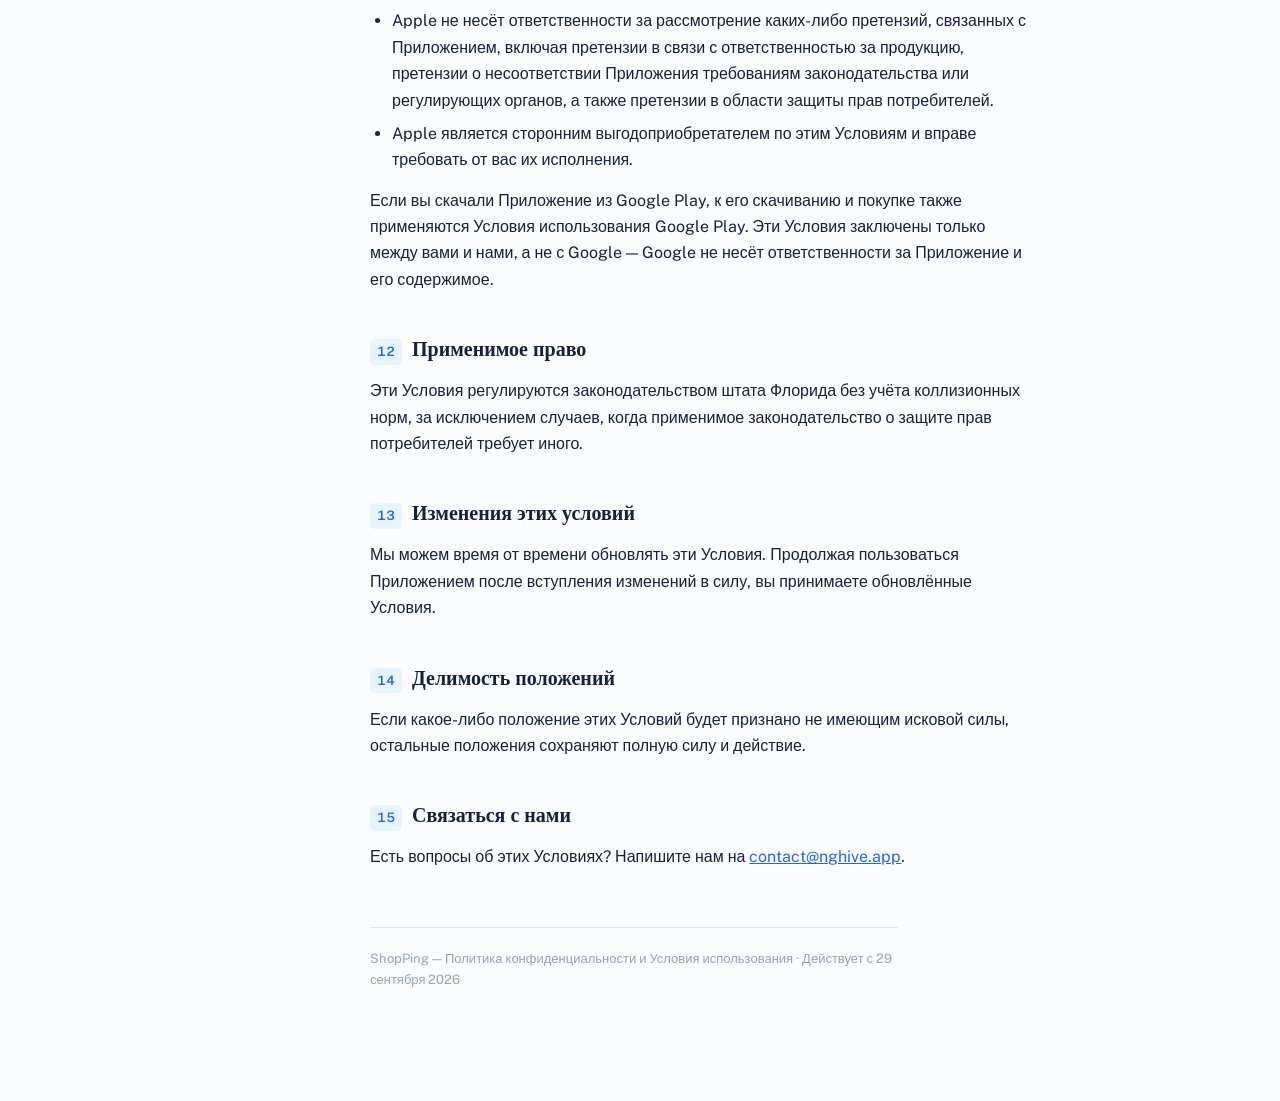
<file: ru/legal.html>
<!doctype html><html lang="ru"><head><meta charset=utf8><meta name=viewport content="width=device-width,initial-scale=1"><style>:root{color-scheme:light}body{margin:0;padding:0;font:14px -apple-system,BlinkMacSystemFont,sans-serif;background:#faf9f5;color:#141413}img{max-width:100%}</style>
<link rel="canonical" href="https://shopping.nghive.app/ru/legal">
<meta property="og:url" content="https://shopping.nghive.app/ru/legal">
<meta property="og:title" content="ShopPing — Политика конфиденциальности и Условия использования">
<meta property="og:image" content="https://nghive.app/assets/header.jpg">
<meta property="og:site_name" content="NG Hive">
<meta property="og:type" content="website">
<meta name="twitter:card" content="summary_large_image">
<link rel="alternate" hreflang="en" href="https://shopping.nghive.app/legal">
<link rel="alternate" hreflang="es" href="https://shopping.nghive.app/es/legal">
<link rel="alternate" hreflang="de" href="https://shopping.nghive.app/de/legal">
<link rel="alternate" hreflang="fr" href="https://shopping.nghive.app/fr/legal">
<link rel="alternate" hreflang="ru" href="https://shopping.nghive.app/ru/legal">
<link rel="alternate" hreflang="pt" href="https://shopping.nghive.app/pt/legal">
<link rel="alternate" hreflang="x-default" href="https://shopping.nghive.app/legal">
<style>
  .translation-note { font-size: 13px; line-height: 1.5; opacity: .8; margin: 10px 0 0; }
  .translation-note a { font-weight: inherit; }
  /* long words on narrow screens */
  @media (max-width: 560px) { .part-divider .part-title { white-space: normal; font-size: 22px; } }
  .part-title, h1, h2 { hyphens: auto; overflow-wrap: break-word; }
  /* language picker */
  .lang-pick { position: relative; flex: none; }
  .lang-pick summary {
    list-style: none; cursor: pointer; user-select: none;
    display: inline-flex; align-items: center; gap: 5px;
    padding: 6px 10px; border: 1px solid var(--border); border-radius: 999px;
    font: 700 12px/1.2 inherit; letter-spacing: .06em; color: var(--ink);
  }
  .lang-pick summary::-webkit-details-marker { display: none; }
  .lang-pick summary::after { content: ""; width: 5px; height: 5px; border: solid currentColor; border-width: 0 1.5px 1.5px 0; transform: translateY(-2px) rotate(45deg); opacity: .6; }
  .lang-pick summary:hover, .lang-pick[open] summary { border-color: var(--accent); }
  .lang-pick ul {
    position: absolute; right: 0; top: calc(100% + 8px); z-index: 60;
    margin: 0; padding: 6px; list-style: none; min-width: 150px;
    background: var(--surface); border: 1px solid var(--border); border-radius: 10px;
    box-shadow: 0 14px 34px rgba(0, 0, 0, .16);
  }
  .lang-pick li { margin: 0; }
  .lang-pick a {
    display: block; padding: 7px 12px; border-radius: calc(10px - 4px);
    color: var(--ink); text-decoration: none; border: 0; font-weight: 500; font-size: 14.5px; letter-spacing: 0; text-transform: none;
  }
  .lang-pick a:hover { background: color-mix(in srgb, var(--accent) 12%, transparent); }
  .lang-pick a[aria-current] { color: var(--accent); font-weight: 700; }
</style>
<script src="../lang.js" defer></script>
<link rel="stylesheet" href="../cyrillic.css">
</head><body>
<title>ShopPing — Политика конфиденциальности и Условия использования</title>
<style>
  @font-face {
    font-family: 'Source Serif Doc';
    font-weight: 600 700;
    font-style: normal;
    font-display: swap;
    src: url([data-uri]) format('woff2');
  }
  @font-face {
    font-family: 'Public Sans Doc';
    font-weight: 400 700;
    font-style: normal;
    font-display: swap;
    src: url([data-uri]) format('woff2');
  }

  :root {
    --bg: #fbfcfe;
    --surface: #ffffff;
    --ink: #16213d;
    --ink-muted: #5b6b85;
    --ink-faint: #94a1b8;
    --accent: #2563eb;
    --accent-soft: #e6f4fe;
    --border: #e2e8f0;
    --todo-bg: #fff6dc;
    --todo-text: #8a5a00;
    --todo-border: #f0d78c;
    --code-bg: #f1f5f9;

    --serif: 'Source Serif Doc', Georgia, 'Times New Roman', serif;
    --sans: 'Public Sans Doc', -apple-system, BlinkMacSystemFont, 'Segoe UI', Roboto, sans-serif;
  }

  @media (prefers-color-scheme: dark) {
    :root:not([data-theme="light"]) {
      --bg: #0b1220;
      --surface: #121b2e;
      --ink: #e7ecf5;
      --ink-muted: #93a2bf;
      --ink-faint: #5b6b85;
      --accent: #6d9bf3;
      --accent-soft: #16233d;
      --border: #24314d;
      --todo-bg: #2a2210;
      --todo-text: #e6c469;
      --todo-border: #4a3d18;
      --code-bg: #16213a;
    }
  }
  :root[data-theme="dark"] {
    --bg: #0b1220;
    --surface: #121b2e;
    --ink: #e7ecf5;
    --ink-muted: #93a2bf;
    --ink-faint: #5b6b85;
    --accent: #6d9bf3;
    --accent-soft: #16233d;
    --border: #24314d;
    --todo-bg: #2a2210;
    --todo-text: #e6c469;
    --todo-border: #4a3d18;
    --code-bg: #16213a;
  }

  * { box-sizing: border-box; }

  body {
    background: var(--bg);
    color: var(--ink);
    font-family: var(--sans);
    font-size: 16px;
    line-height: 1.65;
    margin: 0;
    -webkit-font-smoothing: antialiased;
  }

  a { color: var(--accent); }
  a:focus-visible, button:focus-visible, [tabindex]:focus-visible {
    outline: 2px solid var(--accent);
    outline-offset: 2px;
    border-radius: 3px;
  }

  .topbar {
    position: sticky;
    top: 0;
    z-index: 10;
    display: flex;
    align-items: center;
    justify-content: space-between;
    gap: 12px;
    padding: 14px 24px;
    background: color-mix(in srgb, var(--surface) 88%, transparent);
    backdrop-filter: blur(10px);
    border-bottom: 1px solid var(--border);
  }
  .brand {
    display: flex;
    align-items: center;
    gap: 9px;
    font-family: var(--serif);
    font-weight: 700;
    font-size: 17px;
    letter-spacing: 0.01em;
    color: var(--ink);
    text-decoration: none;
  }
  .brand svg { flex: none; }
  .topbar-end { display: flex; align-items: center; gap: 14px; }
  .topbar-date {
    font-size: 12.5px;
    color: var(--ink-faint);
    font-variant-numeric: tabular-nums;
  }

  .wrap {
    max-width: 1180px;
    margin: 0 auto;
    padding: 48px 24px 96px;
    display: grid;
    grid-template-columns: 240px minmax(0, 1fr);
    gap: 56px;
    align-items: start;
  }

  .toc {
    position: sticky;
    top: 76px;
    font-size: 13.5px;
  }
  .toc-heading {
    text-transform: uppercase;
    letter-spacing: 0.08em;
    font-size: 11px;
    font-weight: 600;
    color: var(--ink-faint);
    margin: 0 0 10px;
  }
  .toc-group { margin: 0 0 22px; }
  .toc-group-title {
    font-weight: 600;
    color: var(--ink);
    margin-bottom: 6px;
  }
  .toc a {
    display: block;
    padding: 4px 0 4px 12px;
    color: var(--ink-muted);
    text-decoration: none;
    border-left: 2px solid var(--border);
    line-height: 1.4;
  }
  .toc a:hover { color: var(--accent); border-left-color: var(--accent); }

  main { min-width: 0; }

  .doc-header { margin-bottom: 28px; }
  .eyebrow {
    text-transform: uppercase;
    letter-spacing: 0.09em;
    font-size: 11.5px;
    font-weight: 600;
    color: var(--accent);
    margin: 0 0 10px;
  }
  h1.doc-title {
    font-family: var(--serif);
    font-weight: 700;
    font-size: clamp(30px, 4vw, 42px);
    line-height: 1.15;
    margin: 0 0 12px;
    text-wrap: balance;
    color: var(--ink);
  }
  .doc-meta {
    color: var(--ink-muted);
    font-size: 14px;
    margin: 0;
  }

  .callout {
    background: var(--accent-soft);
    border: 1px solid color-mix(in srgb, var(--accent) 25%, var(--border));
    border-radius: 10px;
    padding: 16px 18px;
    margin: 24px 0 40px;
    font-size: 14.5px;
    color: var(--ink);
    line-height: 1.6;
  }
  .callout strong { color: var(--ink); }

  section.doc-section {
    max-width: 66ch;
    margin: 0 0 8px;
    scroll-margin-top: 84px;
  }
  .part-divider {
    display: flex;
    align-items: center;
    gap: 16px;
    margin: 64px 0 32px;
    max-width: 66ch;
  }
  .part-divider:first-of-type { margin-top: 8px; }
  .part-divider .line { flex: 1; height: 1px; background: var(--border); }
  .part-title {
    font-family: var(--serif);
    font-weight: 700;
    font-size: 26px;
    color: var(--ink);
    white-space: nowrap;
  }

  h2.sec-title {
    font-family: var(--serif);
    font-weight: 600;
    font-size: 20px;
    color: var(--ink);
    margin: 40px 0 12px;
    display: flex;
    gap: 10px;
    align-items: baseline;
    text-wrap: balance;
  }
  h2.sec-title .num {
    font-family: var(--sans);
    font-variant-numeric: tabular-nums;
    font-weight: 600;
    font-size: 13px;
    color: var(--accent);
    background: var(--accent-soft);
    border-radius: 5px;
    padding: 2px 7px;
  }

  p { margin: 0 0 14px; color: var(--ink); }
  .doc-section p:last-child { margin-bottom: 0; }
  ul { margin: 0 0 14px; padding-left: 22px; }
  li { margin: 0 0 7px; color: var(--ink); }

  .legal-strong {
    font-size: 13.5px;
    line-height: 1.7;
    color: var(--ink-muted);
    background: var(--code-bg);
    border-left: 3px solid var(--accent);
    padding: 12px 14px;
    border-radius: 0 8px 8px 0;
    margin: 0 0 14px;
  }
  .legal-strong strong { color: var(--ink); }

  .todo {
    background: var(--todo-bg);
    color: var(--todo-text);
    border: 1px dashed var(--todo-border);
    border-radius: 5px;
    padding: 1px 7px;
    font-size: 0.93em;
    font-weight: 600;
    white-space: nowrap;
  }

  .end-mark {
    max-width: 66ch;
    margin-top: 56px;
    padding-top: 20px;
    border-top: 1px solid var(--border);
    color: var(--ink-faint);
    font-size: 13px;
  }

  @media (max-width: 880px) {
    .wrap { grid-template-columns: 1fr; gap: 28px; padding-top: 28px; }
    .toc { position: static; }
    .toc-group { display: inline-block; margin-right: 28px; vertical-align: top; }
  }
</style>

<div class="topbar">
  <a class="brand" href="./">
    <svg width="22" height="22" viewBox="0 0 200 200" fill="none" xmlns="http://www.w3.org/2000/svg" aria-hidden="true">
      <path d="M10,20 L32,20 L58,128 L152,128 L178,46 L46,46" stroke="currentColor" stroke-width="18" stroke-linecap="round" stroke-linejoin="round" style="color:var(--accent)"/>
      <circle cx="76" cy="162" r="16" fill="var(--accent)"/>
      <circle cx="142" cy="162" r="16" fill="var(--accent)"/>
    </svg>
    ShopPing
  </a>
  <div class="topbar-end">
    <span class="topbar-date">Действует с 29 сентября 2026</span>
    <details class="lang-pick">
      <summary aria-label="Язык">RU</summary>
      <ul>
        <li><a href="../legal" lang="en" hreflang="en">English</a></li>
        <li><a href="../es/legal" lang="es" hreflang="es">Español</a></li>
        <li><a href="../de/legal" lang="de" hreflang="de">Deutsch</a></li>
        <li><a href="../fr/legal" lang="fr" hreflang="fr">Français</a></li>
        <li><a href="legal" lang="ru" hreflang="ru" aria-current="page">Русский</a></li>
        <li><a href="../pt/legal" lang="pt" hreflang="pt">Português</a></li>
      </ul>
    </details>
  </div>
</div>

<div class="wrap" id="top">
  <nav class="toc" aria-label="Содержание">
    <p class="toc-heading">На этой странице</p>
    <div class="toc-group">
      <p class="toc-group-title">Политика конфиденциальности</p>
      <a href="#pp-1">1. Какую информацию мы собираем</a>
      <a href="#pp-2">2. Данные о местоположении</a>
      <a href="#pp-3">3. Камера и фото</a>
      <a href="#pp-4">4. Хранение и безопасность</a>
      <a href="#pp-5">5. Передача данных</a>
      <a href="#pp-6">6. Ваш выбор</a>
      <a href="#pp-7">7. Конфиденциальность детей</a>
      <a href="#pp-8">8. Будущие изменения</a>
      <a href="#pp-9">9. Обновления политики</a>
      <a href="#pp-10">10. Контакты</a>
    </div>
    <div class="toc-group">
      <p class="toc-group-title">Условия использования</p>
      <a href="#tu-1">1. Принятие условий</a>
      <a href="#tu-2">2. Лицензия, пробный период и покупка</a>
      <a href="#tu-3">3. Что гарантирует приложение</a>
      <a href="#tu-4">4. Отказ от гарантий</a>
      <a href="#tu-5">5. Ограничение ответственности</a>
      <a href="#tu-6">6. Принятие риска</a>
      <a href="#tu-7">7. Сторонние ссылки</a>
      <a href="#tu-8">8. Ваш контент</a>
      <a href="#tu-9">9. Интеллектуальная собственность</a>
      <a href="#tu-10">10. Прекращение действия</a>
      <a href="#tu-11">11. Условия магазинов приложений</a>
      <a href="#tu-12">12. Применимое право</a>
      <a href="#tu-13">13. Изменения условий</a>
      <a href="#tu-14">14. Делимость положений</a>
      <a href="#tu-15">15. Контакты</a>
    </div>
  </nav>

  <main>
    <header class="doc-header">
      <p class="eyebrow">Правовая информация</p>
      <h1 class="doc-title">Политика конфиденциальности и Условия использования</h1>
      <p class="doc-meta">ShopPing — приложение для списков покупок, которое напоминает о них, когда вы рядом с магазином. Действует с 29 сентября 2026.</p>
      <p class="translation-note">Это перевод для удобства. Если он расходится с английской версией, преимущественную силу имеет английская версия. <a href="../legal">Английская версия</a></p>
    </header>

    <div class="callout">
      <strong>Заметка разработчика, а не юридическая консультация.</strong> Этот документ составлен на основе стандартных шаблонов для небольшого независимого приложения — юрист его не проверял. Прежде чем на него полагаться, подумайте о профессиональной проверке.
    </div>

    <div class="part-divider" id="privacy">
      <span class="part-title">Политика конфиденциальности</span>
      <span class="line"></span>
    </div>

    <section class="doc-section">
      <p>ShopPing («Приложение», «мы», «нас») разработано NG Hive LLC. Эта Политика конфиденциальности объясняет, с какой информацией работает Приложение и как она используется. Везде, где это возможно, мы старались писать простым языком.</p>
      <div class="legal-strong"><strong>Коротко:</strong> в ShopPing нет учётных записей пользователей, и у нас нет сервера, который хранил бы что-либо о вас. Ваши списки остаются на вашем устройстве. Нескольким функциям всё же нужна сеть — поиску магазинов на карте, покупке Приложения и отправке списка другому человеку, — и каждая из них описана ниже.</div>
    </section>

    <section class="doc-section" id="pp-1">
      <h2 class="sec-title"><span class="num">1</span> Какую информацию мы собираем</h2>
      <p>Приложение работает без учётной записи и регистрации. Следующие данные создаются и хранятся <em>только</em> на вашем устройстве, в локальном хранилище Приложения:</p>
      <ul>
        <li>Выбранные вами торговые сети.</li>
        <li>Пункты ваших списков покупок — названия, отметки «куплено / не куплено», заметки, а также добавленные вами фото и ссылки на товары.</li>
        <li>Выбранные вами адреса магазинов — конкретный магазин сети, ближайшие магазины сети, используемые для оповещений «Любой адрес», или метка, которую вы ставите на карте для своего собственного магазина.</li>
        <li>Выбранные вами расстояния для оповещений — как общее значение по умолчанию, так и отдельные значения для конкретных магазинов.</li>
        <li>Язык Приложения, если вы выбрали не тот, что установлен на устройстве.</li>
      </ul>
      <p>Приложение также считывает настройки языка и региона вашего устройства, чтобы решить, на каком языке работать и магазины какой страны предлагать. Это происходит на вашем устройстве, и эти данные никуда не отправляются.</p>
      <p>Мы не собираем ваше имя, адрес электронной почты, номер телефона или любые другие данные учётной записи — в Приложении нет учётных записей, для которых их можно было бы собирать.</p>
    </section>

    <section class="doc-section" id="pp-2">
      <h2 class="sec-title"><span class="num">2</span> Данные о местоположении</h2>
      <p>С вашего разрешения Приложение использует геопозицию устройства, чтобы вычислять расстояние между вами и сохранёнными магазинами и показывать локальное уведомление, когда вы рядом. Это вычисление полностью выполняется на вашем устройстве. Ваша геопозиция никогда не отправляется нам и не хранится ни на одном сервере, который мы контролируем.</p>
      <p>Двум запросам к картам нужна сеть, и только в этих случаях местоположение покидает ваше устройство:</p>
      <ul>
        <li><strong>Поиск магазинов.</strong> Чтобы найти реальные адреса магазинов рядом с вами, Приложение отправляет указанные вами координаты (ваше текущее местоположение или метку на карте) вместе с названием магазина, который вы ищете, картографическому сервису: Apple Maps на iPhone, Google Maps на Android.</li>
        <li><strong>Определение адреса метки.</strong> Когда вы ставите метку для своего собственного магазина, её координаты отправляются в тот же картографический сервис, чтобы узнать её адрес.</li>
      </ul>
      <p>На iPhone оба запроса идут напрямую в Apple, а не к нам. На Android они проходят через небольшой сервис, который работает у нас: он пересылает их в Google и не сохраняет. Мы не храним эти запросы и не используем их для рекламы или аналитики; то, как Apple и Google обрабатывают такие запросы, определяется их собственными политиками конфиденциальности.</p>
      <p>Кроме того, при показе самой карты изображения видимой на экране местности загружаются с серверов Apple (на iPhone) или Google (на Android), как в любом приложении с картами.</p>
      <p>На iPhone, чтобы получить право обращаться к сервису Apple Maps, Приложение сначала получает кратковременный токен доступа от небольшого сервиса, который работает у нас исключительно для этой цели. Этот запрос не содержит ни местоположения, ни данных списков, ни чего-либо, что вас идентифицирует. Как и любой веб-запрос, он неизбежно сообщает серверу IP-адрес; мы его не записываем.</p>
      <p>Вы можете в любой момент отозвать разрешение на доступ к геопозиции в Настройках устройства. Уведомления о магазинах поблизости перестанут работать, но остальные функции Приложения продолжат работать как обычно.</p>
    </section>

    <section class="doc-section" id="pp-3">
      <h2 class="sec-title"><span class="num">3</span> Камера и фото</h2>
      <p>Если вы прикрепляете фото к пункту списка покупок, Приложение запросит доступ к камере или медиатеке. Выбранные вами фото хранятся локально как часть данных списка покупок. Мы никогда не загружаем и не просматриваем эти фото и не имеем к ним доступа.</p>
    </section>

    <section class="doc-section" id="pp-4">
      <h2 class="sec-title"><span class="num">4</span> Хранение и безопасность данных</h2>
      <p>Все данные Приложения хранятся локально на вашем устройстве в стандартном хранилище приложений. Они не защищены отдельным паролем, поэтому любой, у кого есть доступ к вашему разблокированному устройству, может их увидеть, — мы рекомендуем полагаться на блокировку экрана самого устройства.</p>
      <p>Поскольку мы не храним копию ваших данных ни на каком сервере, нигде больше их копии нет, а значит, мы не сможем восстановить их, если вы потеряете устройство, удалите Приложение или очистите его хранилище.</p>
    </section>

    <section class="doc-section" id="pp-5">
      <h2 class="sec-title"><span class="num">5</span> Передача данных</h2>
      <p>Мы не продаём, не сдаём в аренду и не передаём ваши данные рекламодателям или поставщикам аналитики, и в Приложении нет рекламных или аналитических сервисов. Помимо запросов к картам из раздела 2, Приложение использует сеть только в двух случаях:</p>
      <p><strong>Покупки.</strong> Бесплатным пробным периодом и разовой разблокировкой занимаются App Store на iPhone и Google Play на Android. Мы никогда не видим ваших платёжных данных и не получаем ваше имя, Apple Account или аккаунт Google. Приложение узнаёт от магазина только то, куплена ли разблокировка.</p>
      <p><strong>Отправка списка другому человеку.</strong> Если вы решите отправить список, Приложение превращает ещё не купленные пункты этого списка — названия пунктов, добавленные вами ссылки на товары и название магазина, но никогда не фото — в ссылку и передаёт её в системное меню «Поделиться» вашего устройства. Вы сами решаете, кто её получит и через какое приложение. Список передаётся внутри самой ссылки, в части после «#», которую браузеры не передают веб-серверам: страница на shopping.nghive.app, открывающая ссылку, показывает список только средствами браузера получателя, поэтому мы его никогда не получаем. Любой, у кого есть ссылка, может прочитать этот список, а мессенджер, которым вы пользуетесь, обрабатывает его по своей собственной политике конфиденциальности. Ничего не отправляется, пока вы сами не решите это отправить.</p>
      <p>Если вы нажмёте на ссылку на товар, добавленную к пункту, вы выйдете из Приложения и откроете эту страницу в браузере; в этом случае действуют правила конфиденциальности этого сайта, а не наши.</p>
    </section>

    <section class="doc-section" id="pp-6">
      <h2 class="sec-title"><span class="num">6</span> Ваш выбор</h2>
      <p>Поскольку всё хранится локально, вы всегда полностью всё контролируете:</p>
      <ul>
        <li>Удаляйте отдельные пункты или магазины в Приложении в любой момент.</li>
        <li>Удаление Приложения безвозвратно удаляет все его данные с вашего устройства (с учётом собственного резервного копирования устройства, например резервных копий iCloud или Google, которое мы не контролируем).</li>
        <li>Отзывайте разрешения на доступ к геопозиции, камере или уведомлениям в любой момент в системных Настройках устройства.</li>
      </ul>
    </section>

    <section class="doc-section" id="pp-7">
      <h2 class="sec-title"><span class="num">7</span> Конфиденциальность детей</h2>
      <p>Приложение не предназначено для детей младше 13 лет, и мы сознательно не собираем информацию о детях — как и ни о ком другом, поскольку всё остаётся на устройстве. Приложение рассчитано на широкую аудиторию в возрасте от 13 лет.</p>
    </section>

    <section class="doc-section" id="pp-8">
      <h2 class="sec-title"><span class="num">8</span> Будущие изменения в обращении с данными</h2>
      <p>Если мы добавим функции, для которых нужен сервер, учётная запись или передача данных за пределы вашего устройства, — например, синхронизацию списка между вашими устройствами, — мы сначала обновим эту Политику конфиденциальности и понятно опишем, что меняется и какой у вас есть выбор.</p>
    </section>

    <section class="doc-section" id="pp-9">
      <h2 class="sec-title"><span class="num">9</span> Изменения этой политики</h2>
      <p>Мы можем время от времени обновлять эту Политику конфиденциальности. Дата вступления в силу вверху страницы будет соответствовать последней редакции. Продолжая пользоваться Приложением после вступления изменений в силу, вы принимаете обновлённую политику.</p>
    </section>

    <section class="doc-section" id="pp-10">
      <h2 class="sec-title"><span class="num">10</span> Связаться с нами</h2>
      <p>Есть вопросы об этой Политике конфиденциальности? Напишите нам на <a href="mailto:contact@nghive.app">contact@nghive.app</a>.</p>
    </section>

    <div class="part-divider" id="terms">
      <span class="part-title">Условия использования</span>
      <span class="line"></span>
    </div>

    <section class="doc-section">
      <p>Настоящие Условия использования («Условия») — это соглашение между вами и NG Hive LLC («мы», «нас», «наш»), регулирующее использование вами мобильного приложения ShopPing («Приложение»). Скачивая, устанавливая или используя Приложение, вы соглашаетесь с этими Условиями; если вы не согласны, пожалуйста, не пользуйтесь Приложением.</p>
    </section>

    <section class="doc-section" id="tu-1">
      <h2 class="sec-title"><span class="num">1</span> Принятие условий</h2>
      <p>Чтобы пользоваться Приложением, вам должно быть не менее 13 лет или не менее возраста цифрового согласия, установленного там, где вы живёте. Пользуясь Приложением, вы подтверждаете, что соответствуете этому требованию.</p>
    </section>

    <section class="doc-section" id="tu-2">
      <h2 class="sec-title"><span class="num">2</span> Лицензия, бесплатный пробный период и покупка</h2>
      <p>Мы предоставляем вам ограниченную, неисключительную, непередаваемую, отзывную лицензию на установку и использование Приложения на устройствах, которыми вы владеете или которые контролируете, для вашего личного некоммерческого использования в соответствии с этими Условиями.</p>
      <p>Приложение можно скачать бесплатно и полноценно пользоваться им в течение 14-дневного пробного периода. После окончания пробного периода для дальнейшего использования нужна одна разовая покупка через App Store или Google Play. Это не подписка: регулярных списаний нет, а покупка разблокирует Приложение для вашего Apple Account или аккаунта Google, в том числе на других ваших устройствах с тем же аккаунтом, где её можно восстановить без дополнительной оплаты. Цена указывается в Приложении перед покупкой и может различаться в зависимости от страны и валюты.</p>
      <p>Платежами, возвратами и вопросами оплаты занимается магазин, в котором вы совершили покупку, — Apple или Google — по своим собственным условиям; сами мы никогда не обрабатываем платежи и не можем напрямую оформлять возвраты.</p>
    </section>

    <section class="doc-section" id="tu-3">
      <h2 class="sec-title"><span class="num">3</span> Что приложение гарантирует — а что нет</h2>
      <p>Приложение помогает вести списки покупок и может уведомлять вас, когда вы рядом с сохранённым магазином. Пожалуйста, учитывайте:</p>
      <ul>
        <li>Названия и категории магазинов — это общий справочный список; он может не отражать актуальные часы работы, наличие товаров, цены или точные адреса.</li>
        <li>Уведомления на основе местоположения зависят от точности GPS вашего устройства, настроек батареи и энергосбережения, разрешений ОС и подключения к сети; они могут приходить с задержкой, срабатывать неточно или не приходить вовсе.</li>
        <li>Список, который вы кому-то отправляете, доставляет выбранный вами мессенджер. Мы не можем гарантировать, что он дойдёт, и не можем сохранить его в тайне после того, как он покинул ваше устройство.</li>
        <li>Не полагайтесь на Приложение при принятии срочных решений, решений, от которых зависит безопасность, а также медицинских или финансовых решений.</li>
      </ul>
    </section>

    <section class="doc-section" id="tu-4">
      <h2 class="sec-title"><span class="num">4</span> Отказ от гарантий</h2>
      <div class="legal-strong">ПРИЛОЖЕНИЕ ПРЕДОСТАВЛЯЕТСЯ «КАК ЕСТЬ» И «ПО МЕРЕ ДОСТУПНОСТИ», БЕЗ КАКИХ-ЛИБО ГАРАНТИЙ, ЯВНЫХ ИЛИ ПОДРАЗУМЕВАЕМЫХ, ВКЛЮЧАЯ, ПОМИМО ПРОЧЕГО, ПОДРАЗУМЕВАЕМЫЕ ГАРАНТИИ ТОВАРНОЙ ПРИГОДНОСТИ, ПРИГОДНОСТИ ДЛЯ ОПРЕДЕЛЁННОЙ ЦЕЛИ, ПРАВА СОБСТВЕННОСТИ И НЕНАРУШЕНИЯ ПРАВ. МЫ НЕ ГАРАНТИРУЕМ, ЧТО ПРИЛОЖЕНИЕ БУДЕТ РАБОТАТЬ БЕСПЕРЕБОЙНО, БЕЗ ОШИБОК ИЛИ БЕЗОПАСНО, А ТАКЖЕ ЧТО УВЕДОМЛЕНИЯ БУДУТ ДОСТАВЛЯТЬСЯ НАДЁЖНО ИЛИ ВООБЩЕ БУДУТ ДОСТАВЛЯТЬСЯ.</div>
    </section>

    <section class="doc-section" id="tu-5">
      <h2 class="sec-title"><span class="num">5</span> Ограничение ответственности</h2>
      <div class="legal-strong">В МАКСИМАЛЬНОЙ СТЕПЕНИ, ДОПУСКАЕМОЙ ЗАКОНОМ, МЫ И НАШИ РАЗРАБОТЧИКИ НЕ НЕСЁМ ОТВЕТСТВЕННОСТИ ЗА КАКИЕ-ЛИБО КОСВЕННЫЕ, СЛУЧАЙНЫЕ, ОСОБЫЕ, ПОСЛЕДУЮЩИЕ, ПОКАЗАТЕЛЬНЫЕ ИЛИ ШТРАФНЫЕ УБЫТКИ, ЗА УПУЩЕННУЮ ПРИБЫЛЬ, ПОТЕРЮ ДАННЫХ ИЛИ ДЕЛОВОЙ РЕПУТАЦИИ, А ТАКЖЕ ЗА ЛЮБЫЕ ФИНАНСОВЫЕ ПОТЕРИ, УЩЕРБ ИМУЩЕСТВУ, ТЕЛЕСНЫЕ ПОВРЕЖДЕНИЯ ИЛИ ВРЕД ЗДОРОВЬЮ, ВОЗНИКШИЕ В СВЯЗИ С ИСПОЛЬЗОВАНИЕМ ВАМИ ПРИЛОЖЕНИЯ ИЛИ НЕВОЗМОЖНОСТЬЮ ЕГО ИСПОЛЬЗОВАТЬ, — ДАЖЕ ЕСЛИ НАС ПРЕДУПРЕЖДАЛИ О ВОЗМОЖНОСТИ ТАКИХ УБЫТКОВ. ЕСЛИ ОТ ТАКОЙ ОТВЕТСТВЕННОСТИ НЕВОЗМОЖНО ОТКАЗАТЬСЯ ПОЛНОСТЬЮ, НАША СОВОКУПНАЯ ОТВЕТСТВЕННОСТЬ ПЕРЕД ВАМИ ПО ВСЕМ ПРЕТЕНЗИЯМ НЕ ПРЕВЫСИТ СУММЫ, КОТОРУЮ ВЫ ЗАПЛАТИЛИ ЗА ПРИЛОЖЕНИЕ.</div>
      <p>Законодательство некоторых юрисдикций не допускает исключения или ограничения определённых видов убытков, поэтому некоторые из приведённых выше положений могут к вам не применяться.</p>
    </section>

    <section class="doc-section" id="tu-6">
      <h2 class="sec-title"><span class="num">6</span> Принятие риска</h2>
      <p>Вы пользуетесь Приложением на свой страх и риск. Вы несёте единоличную ответственность за то, чтобы самостоятельно проверять любую информацию о магазинах — часы работы, адрес, наличие товаров, — прежде чем на неё полагаться, а также за безопасное использование Приложения, в том числе за то, чтобы никогда не пользоваться телефоном за рулём или в любой ситуации, требующей вашего полного внимания.</p>
    </section>

    <section class="doc-section" id="tu-7">
      <h2 class="sec-title"><span class="num">7</span> Сторонние ссылки и контент</h2>
      <p>Пункты вашего списка могут содержать добавленные вами ссылки на сторонние сайты, например на страницу товара. Они предоставляются исключительно для удобства — мы не контролируем и не одобряем содержимое, точность или практики каких-либо сторонних сайтов и не несём за них ответственности.</p>
    </section>

    <section class="doc-section" id="tu-8">
      <h2 class="sec-title"><span class="num">8</span> Ваш контент</h2>
      <p>Любой контент, который вы создаёте в Приложении, — названия пунктов, заметки, фото — остаётся вашим. Поскольку он хранится только на вашем устройстве и никогда не передаётся нам, мы не претендуем на какие-либо права на него. Если вы отправляете кому-то список, за то, что вы отправляете и кому, отвечаете вы.</p>
    </section>

    <section class="doc-section" id="tu-9">
      <h2 class="sec-title"><span class="num">9</span> Интеллектуальная собственность</h2>
      <p>Название, логотип, дизайн и программное обеспечение Приложения принадлежат нам или нашим лицензиарам и охраняются законодательством об интеллектуальной собственности. Эти Условия не предоставляют вам прав на наши товарные знаки или элементы бренда сверх того, что необходимо для обычного использования Приложения.</p>
    </section>

    <section class="doc-section" id="tu-10">
      <h2 class="sec-title"><span class="num">10</span> Прекращение действия</h2>
      <p>Мы можем изменить, приостановить или прекратить работу Приложения либо ваш доступ к нему в любое время, с уведомлением или без него. Эти Условия действуют, пока одна из сторон их не прекратит; вы можете перестать пользоваться Приложением и удалить его когда угодно.</p>
    </section>

    <section class="doc-section" id="tu-11">
      <h2 class="sec-title"><span class="num">11</span> Дополнительные условия магазинов приложений</h2>
      <p>Если вы скачали Приложение из Apple App Store, вы дополнительно признаёте, что:</p>
      <ul>
        <li>Эти Условия заключены только между вами и нами, а не с Apple — Apple не несёт ответственности за Приложение и его содержимое.</li>
        <li>Apple не обязана обеспечивать обслуживание или поддержку Приложения.</li>
        <li>Если Приложение не соответствует какой-либо применимой гарантии, вы можете уведомить об этом Apple, и Apple вернёт вам стоимость покупки, если она была; в максимальной степени, допускаемой законом, у Apple нет иных гарантийных обязательств в отношении Приложения.</li>
        <li>Apple не несёт ответственности за рассмотрение каких-либо претензий, связанных с Приложением, включая претензии в связи с ответственностью за продукцию, претензии о несоответствии Приложения требованиям законодательства или регулирующих органов, а также претензии в области защиты прав потребителей.</li>
        <li>Apple является сторонним выгодоприобретателем по этим Условиям и вправе требовать от вас их исполнения.</li>
      </ul>
      <p>Если вы скачали Приложение из Google Play, к его скачиванию и покупке также применяются Условия использования Google Play. Эти Условия заключены только между вами и нами, а не с Google — Google не несёт ответственности за Приложение и его содержимое.</p>
    </section>

    <section class="doc-section" id="tu-12">
      <h2 class="sec-title"><span class="num">12</span> Применимое право</h2>
      <p>Эти Условия регулируются законодательством штата Флорида без учёта коллизионных норм, за исключением случаев, когда применимое законодательство о защите прав потребителей требует иного.</p>
    </section>

    <section class="doc-section" id="tu-13">
      <h2 class="sec-title"><span class="num">13</span> Изменения этих условий</h2>
      <p>Мы можем время от времени обновлять эти Условия. Продолжая пользоваться Приложением после вступления изменений в силу, вы принимаете обновлённые Условия.</p>
    </section>

    <section class="doc-section" id="tu-14">
      <h2 class="sec-title"><span class="num">14</span> Делимость положений</h2>
      <p>Если какое-либо положение этих Условий будет признано не имеющим исковой силы, остальные положения сохраняют полную силу и действие.</p>
    </section>

    <section class="doc-section" id="tu-15">
      <h2 class="sec-title"><span class="num">15</span> Связаться с нами</h2>
      <p>Есть вопросы об этих Условиях? Напишите нам на <a href="mailto:contact@nghive.app">contact@nghive.app</a>.</p>
    </section>

    <p class="end-mark">ShopPing — Политика конфиденциальности и Условия использования · Действует с 29 сентября 2026</p>
  </main>
</div>

</body></html>
</file>
<file: cyrillic.css>
/* Cyrillic for fonts that have none; see cyr_fonts.py in the build notes.
   Same descriptors as the Google faces, so Latin keeps the original font. */
/* Bricolage Grotesque 400 800 normal: cyrillic-ext from Onest */
@font-face {
  font-family: 'Bricolage Grotesque';
  font-style: normal;
  font-weight: 400 800;
  font-display: swap;
  src: url(https://fonts.gstatic.com/s/onest/v11/gNMKW3F-SZuj7xmS-HY6EQ.woff2) format('woff2');
  unicode-range: U+0460-052F, U+1C80-1C8A, U+20B4, U+2DE0-2DFF, U+A640-A69F, U+FE2E-FE2F;
}
/* Bricolage Grotesque 400 800 normal: cyrillic from Onest */
@font-face {
  font-family: 'Bricolage Grotesque';
  font-style: normal;
  font-weight: 400 800;
  font-display: swap;
  src: url(https://fonts.gstatic.com/s/onest/v11/gNMKW3F-SZuj7xmb-HY6EQ.woff2) format('woff2');
  unicode-range: U+0301, U+0400-045F, U+0490-0491, U+04B0-04B1, U+2116;
}
/* Karla 400 italic: cyrillic-ext from Golos Text */
@font-face {
  font-family: 'Karla';
  font-style: italic;
  font-weight: 400;
  font-display: swap;
  src: url(https://fonts.gstatic.com/s/golostext/v7/q5uCsoe9Lv5t7Meb31EcEx58hLxR.woff2) format('woff2');
  unicode-range: U+0460-052F, U+1C80-1C8A, U+20B4, U+2DE0-2DFF, U+A640-A69F, U+FE2E-FE2F;
}
/* Karla 400 italic: cyrillic from Golos Text */
@font-face {
  font-family: 'Karla';
  font-style: italic;
  font-weight: 400;
  font-display: swap;
  src: url(https://fonts.gstatic.com/s/golostext/v7/q5uCsoe9Lv5t7Meb31EcExd8hLxR.woff2) format('woff2');
  unicode-range: U+0301, U+0400-045F, U+0490-0491, U+04B0-04B1, U+2116;
}
/* Karla 400 normal: cyrillic-ext from Golos Text */
@font-face {
  font-family: 'Karla';
  font-style: normal;
  font-weight: 400;
  font-display: swap;
  src: url(https://fonts.gstatic.com/s/golostext/v7/q5uCsoe9Lv5t7Meb31EcEx58hLxR.woff2) format('woff2');
  unicode-range: U+0460-052F, U+1C80-1C8A, U+20B4, U+2DE0-2DFF, U+A640-A69F, U+FE2E-FE2F;
}
/* Karla 400 normal: cyrillic from Golos Text */
@font-face {
  font-family: 'Karla';
  font-style: normal;
  font-weight: 400;
  font-display: swap;
  src: url(https://fonts.gstatic.com/s/golostext/v7/q5uCsoe9Lv5t7Meb31EcExd8hLxR.woff2) format('woff2');
  unicode-range: U+0301, U+0400-045F, U+0490-0491, U+04B0-04B1, U+2116;
}
/* Karla 500 normal: cyrillic-ext from Golos Text */
@font-face {
  font-family: 'Karla';
  font-style: normal;
  font-weight: 500;
  font-display: swap;
  src: url(https://fonts.gstatic.com/s/golostext/v7/q5uCsoe9Lv5t7Meb31EcEx58hLxR.woff2) format('woff2');
  unicode-range: U+0460-052F, U+1C80-1C8A, U+20B4, U+2DE0-2DFF, U+A640-A69F, U+FE2E-FE2F;
}
/* Karla 500 normal: cyrillic from Golos Text */
@font-face {
  font-family: 'Karla';
  font-style: normal;
  font-weight: 500;
  font-display: swap;
  src: url(https://fonts.gstatic.com/s/golostext/v7/q5uCsoe9Lv5t7Meb31EcExd8hLxR.woff2) format('woff2');
  unicode-range: U+0301, U+0400-045F, U+0490-0491, U+04B0-04B1, U+2116;
}
/* Karla 600 normal: cyrillic-ext from Golos Text */
@font-face {
  font-family: 'Karla';
  font-style: normal;
  font-weight: 600;
  font-display: swap;
  src: url(https://fonts.gstatic.com/s/golostext/v7/q5uCsoe9Lv5t7Meb31EcEx58hLxR.woff2) format('woff2');
  unicode-range: U+0460-052F, U+1C80-1C8A, U+20B4, U+2DE0-2DFF, U+A640-A69F, U+FE2E-FE2F;
}
/* Karla 600 normal: cyrillic from Golos Text */
@font-face {
  font-family: 'Karla';
  font-style: normal;
  font-weight: 600;
  font-display: swap;
  src: url(https://fonts.gstatic.com/s/golostext/v7/q5uCsoe9Lv5t7Meb31EcExd8hLxR.woff2) format('woff2');
  unicode-range: U+0301, U+0400-045F, U+0490-0491, U+04B0-04B1, U+2116;
}
/* Karla 700 normal: cyrillic-ext from Golos Text */
@font-face {
  font-family: 'Karla';
  font-style: normal;
  font-weight: 700;
  font-display: swap;
  src: url(https://fonts.gstatic.com/s/golostext/v7/q5uCsoe9Lv5t7Meb31EcEx58hLxR.woff2) format('woff2');
  unicode-range: U+0460-052F, U+1C80-1C8A, U+20B4, U+2DE0-2DFF, U+A640-A69F, U+FE2E-FE2F;
}
/* Karla 700 normal: cyrillic from Golos Text */
@font-face {
  font-family: 'Karla';
  font-style: normal;
  font-weight: 700;
  font-display: swap;
  src: url(https://fonts.gstatic.com/s/golostext/v7/q5uCsoe9Lv5t7Meb31EcExd8hLxR.woff2) format('woff2');
  unicode-range: U+0301, U+0400-045F, U+0490-0491, U+04B0-04B1, U+2116;
}
</file>
